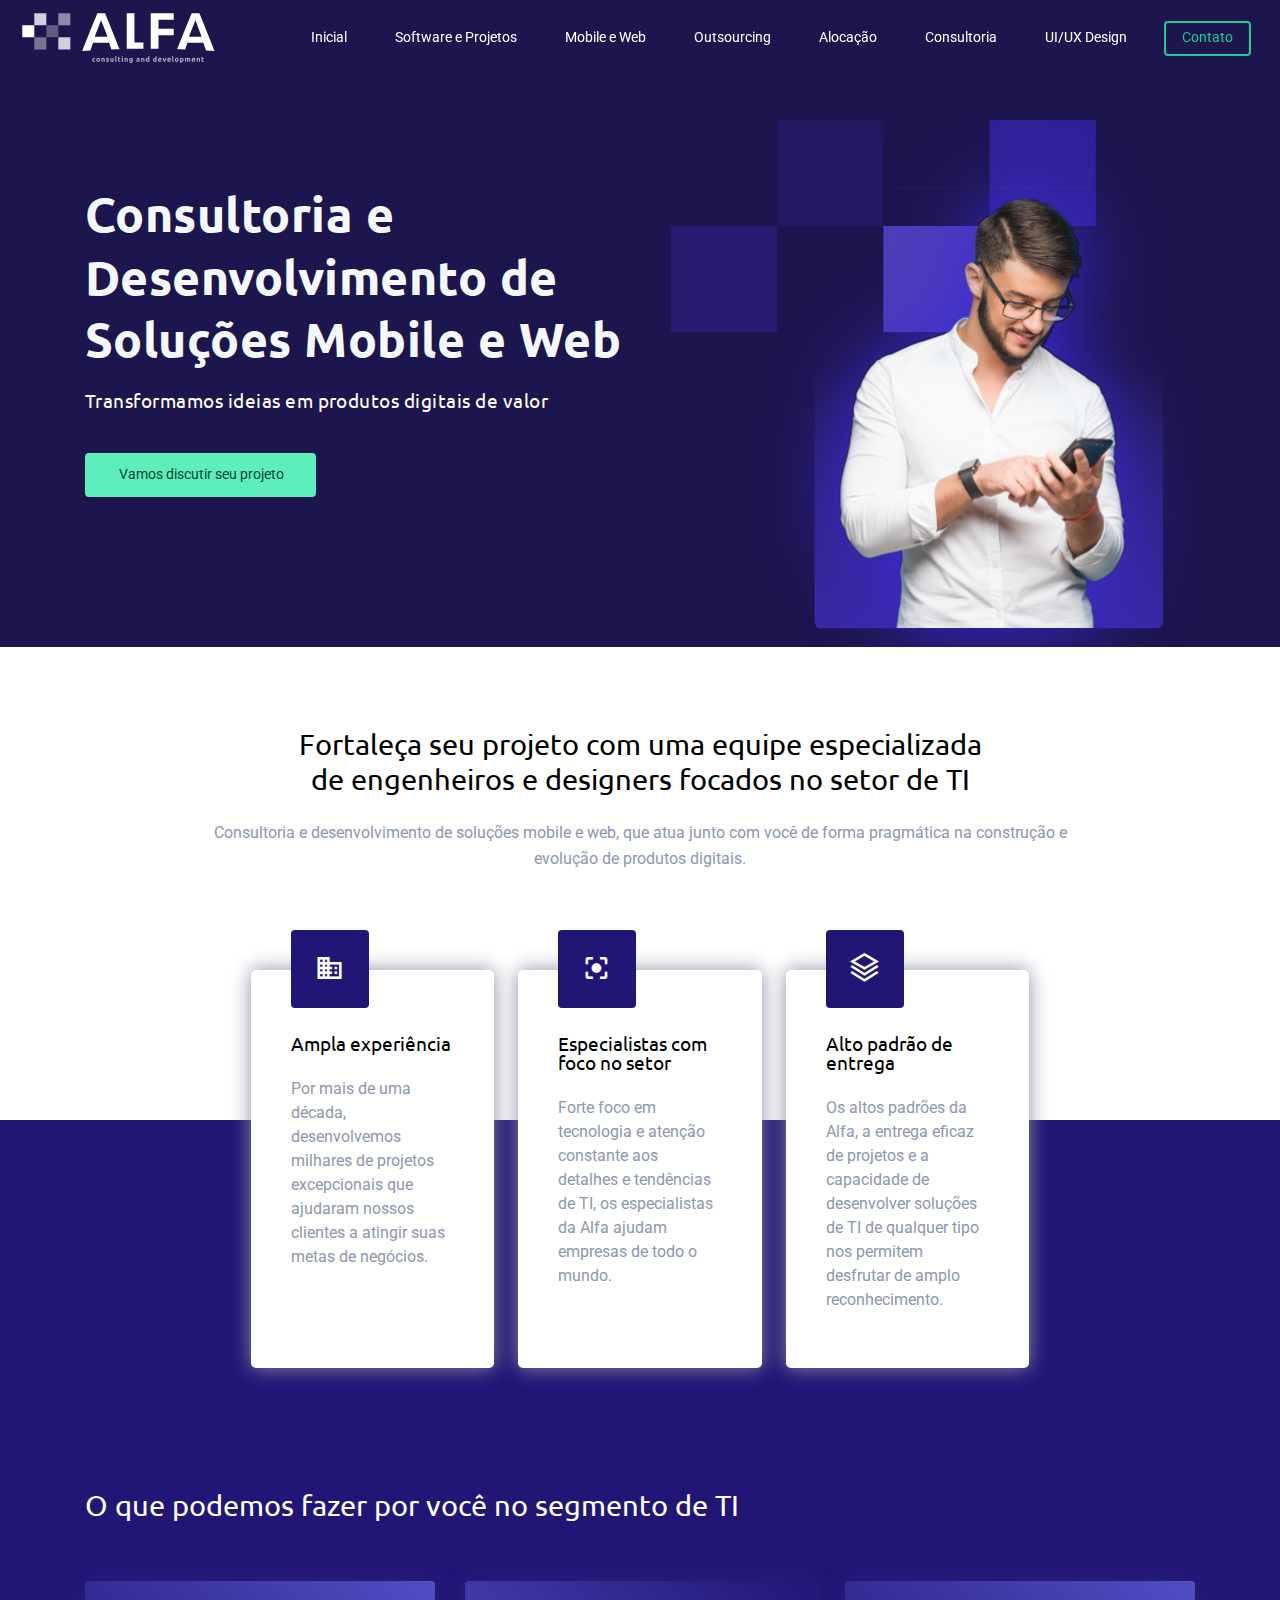
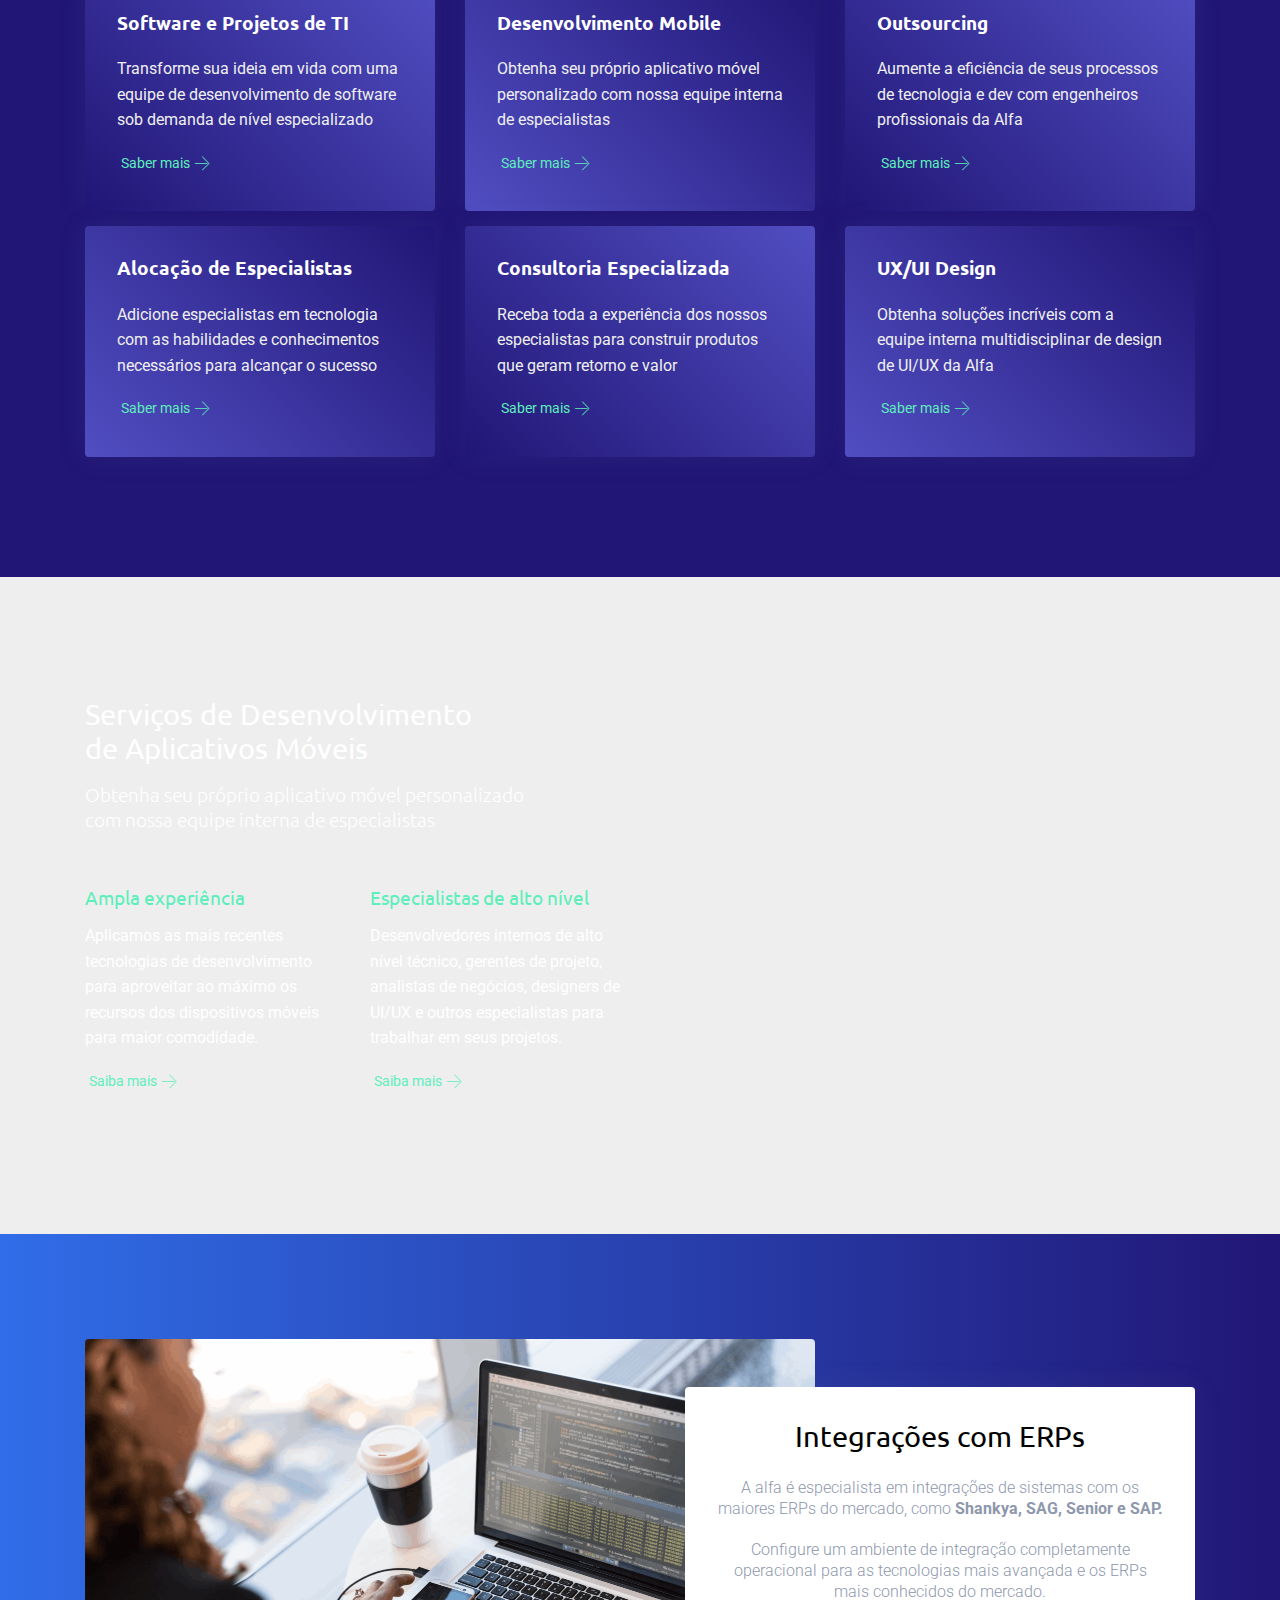
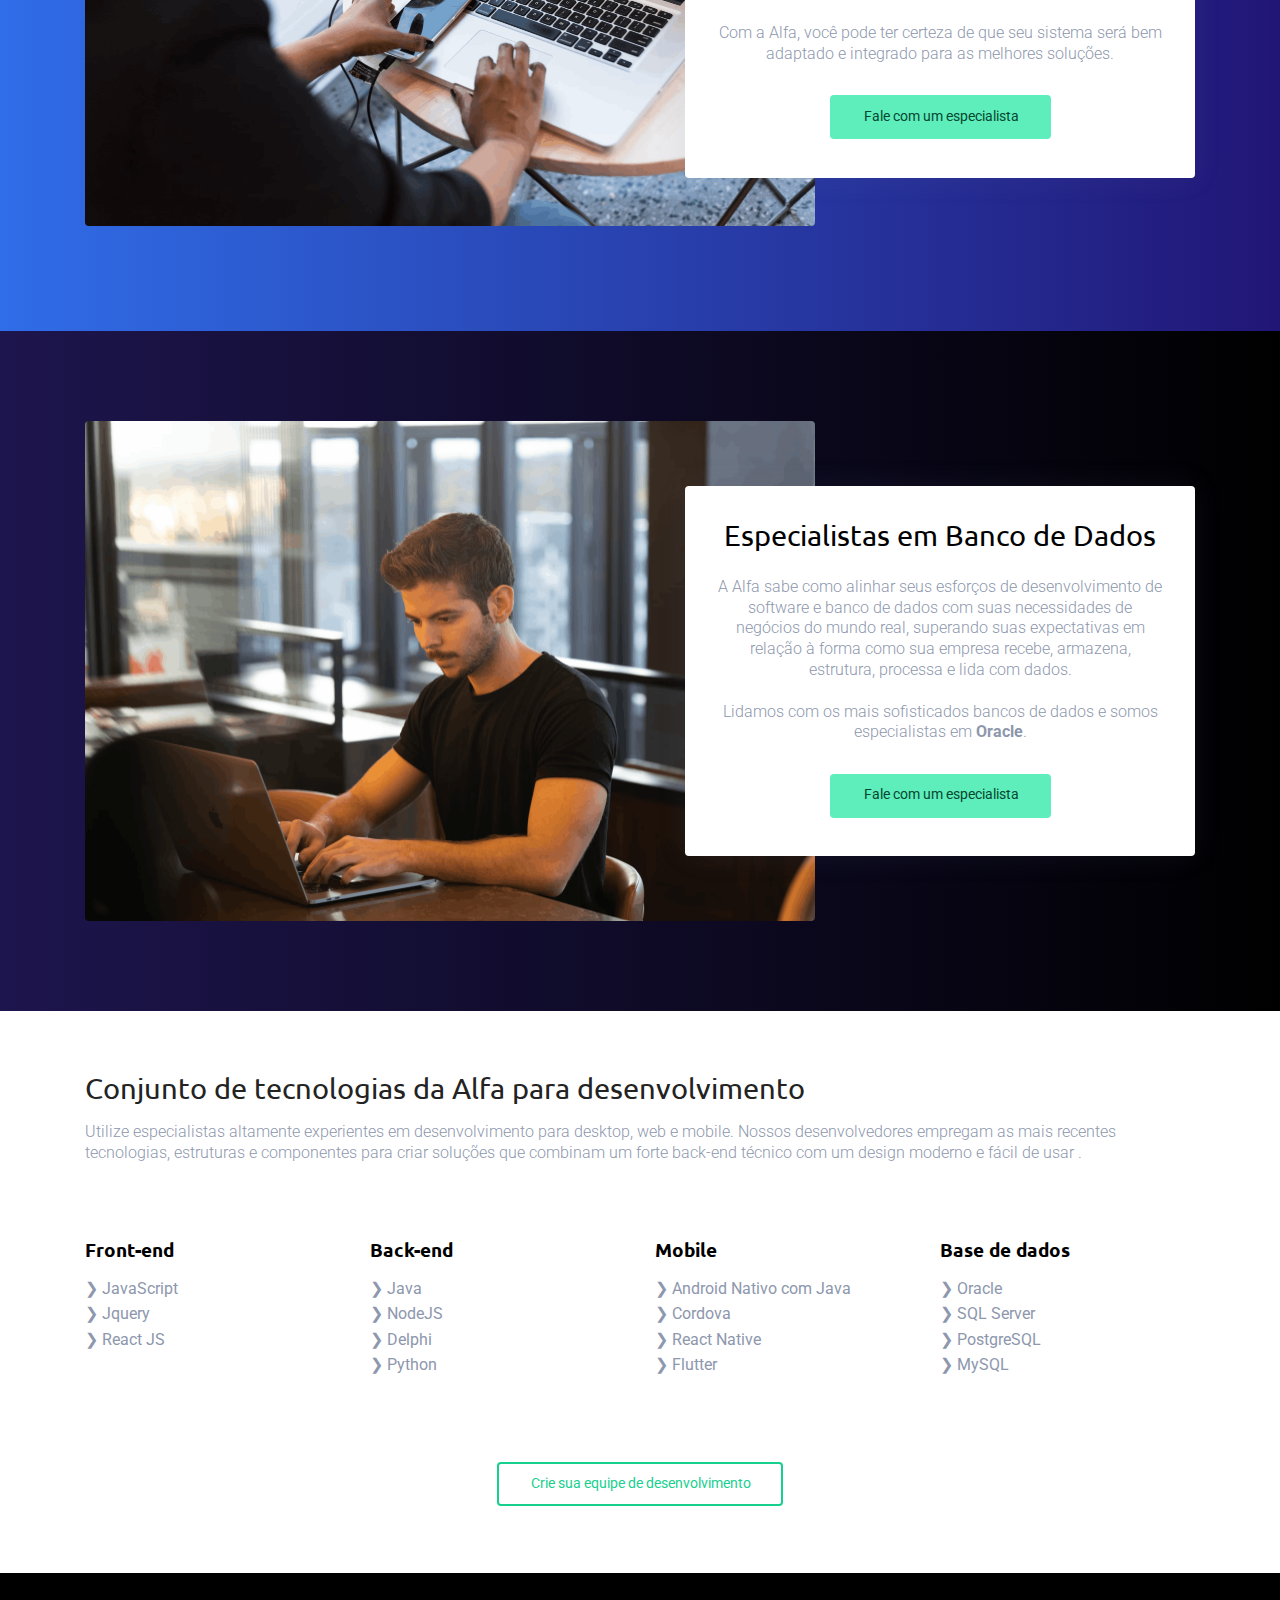
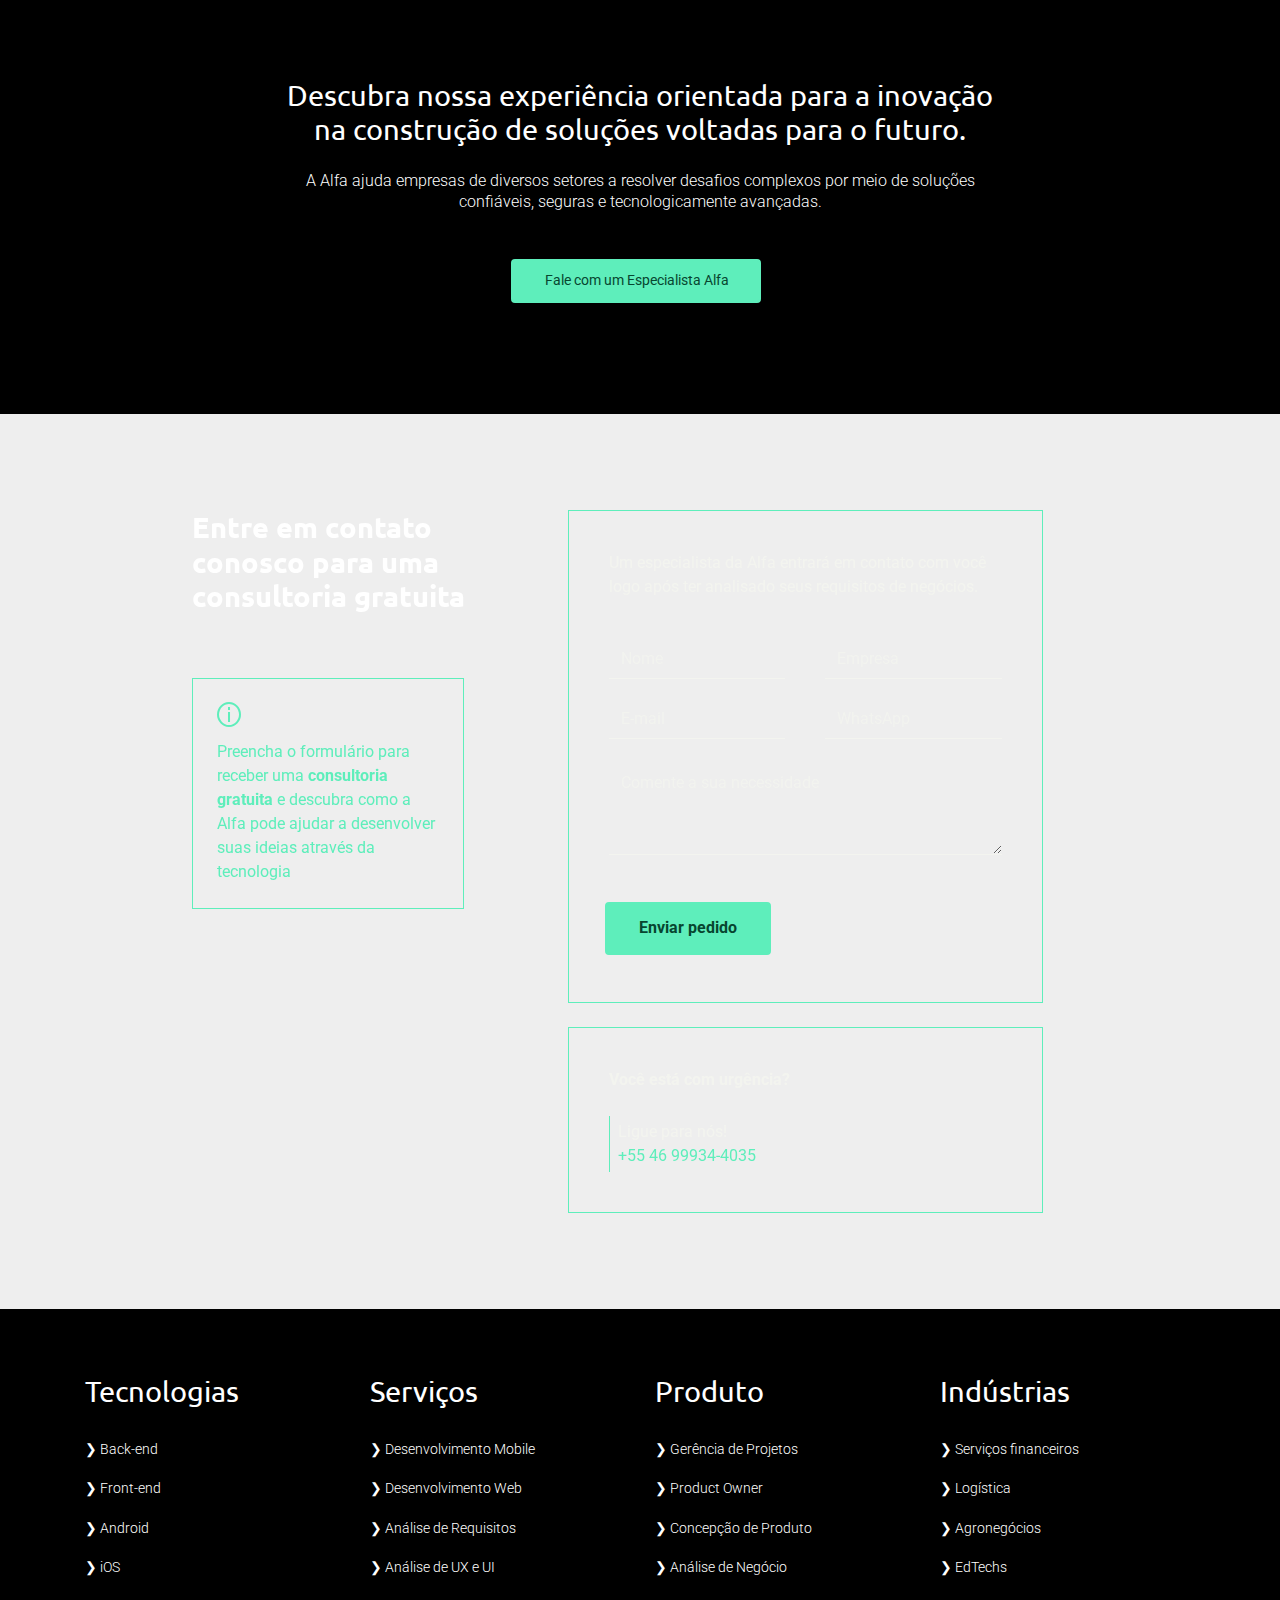
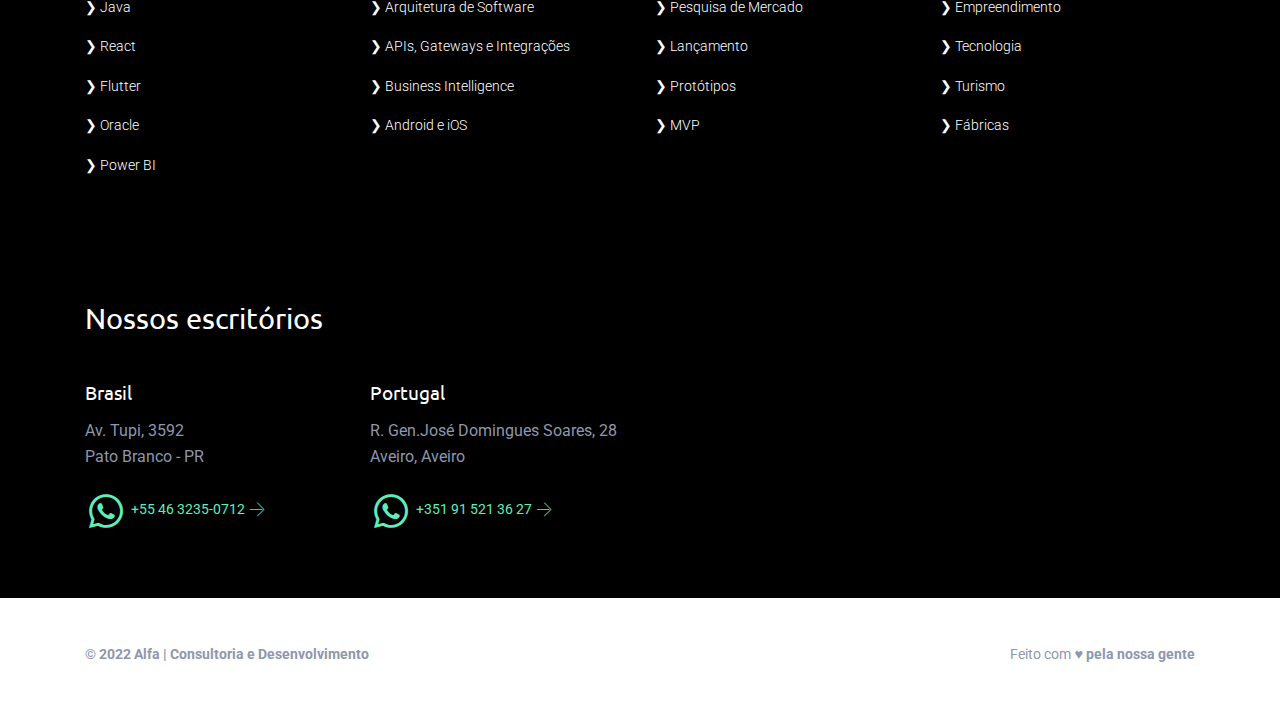
<file: index.html>
<!DOCTYPE html>
<html  >
<head>
  
  <meta charset="UTF-8">
  <meta http-equiv="X-UA-Compatible" content="IE=edge">
  
  <meta name="twitter:card" content="summary_large_image"/>
  <meta name="twitter:image:src" content="">
  <meta property="og:image" content="">
  <meta name="twitter:title" content="Consultoria e Desenvolvimento de Soluções Mobile e Web // ALFA">
  <meta name="viewport" content="width=device-width, initial-scale=1, minimum-scale=1">
  <link rel="shortcut icon" href="assets/images/logo-alfa.svg" type="image/x-icon">
  <meta name="description" content="A Alfa é uma empresa de Consultoria e Desenvolvimento de Soluções Mobile e Web especializada e de alto nível.">
  
  
  <title>Consultoria e Desenvolvimento de Soluções Mobile e Web // ALFA</title>
  <link rel="stylesheet" href="assets/web/assets/mobirise-icons/mobirise-icons.css">
  <link rel="stylesheet" href="assets/web/assets/mobirise-icons2/mobirise2.css">
  <link rel="stylesheet" href="assets/Material-Design-Icons/css/material.css">
  <link rel="stylesheet" href="assets/tether/tether.min.css">
  <link rel="stylesheet" href="assets/bootstrap/css/bootstrap.min.css">
  <link rel="stylesheet" href="assets/bootstrap/css/bootstrap-grid.min.css">
  <link rel="stylesheet" href="assets/bootstrap/css/bootstrap-reboot.min.css">
  <link rel="stylesheet" href="assets/smart-cart/minicart-theme.css">
  <link rel="stylesheet" href="assets/dropdown/css/style.css">
  <link rel="stylesheet" href="assets/formstyler/jquery.formstyler.css">
  <link rel="stylesheet" href="assets/formstyler/jquery.formstyler.theme.css">
  <link rel="stylesheet" href="assets/datepicker/jquery.datetimepicker.min.css">
  <link rel="stylesheet" href="assets/socicon/css/styles.css">
  <link rel="stylesheet" href="assets/theme/css/style.css">
  <link rel="stylesheet" href="assets/recaptcha.css">
  <link rel="preload" href="https://fonts.googleapis.com/css?family=Ubuntu:300,300i,400,400i,500,500i,700,700i&display=swap" as="style" onload="this.onload=null;this.rel='stylesheet'">
  <noscript><link rel="stylesheet" href="https://fonts.googleapis.com/css?family=Ubuntu:300,300i,400,400i,500,500i,700,700i&display=swap"></noscript>
  <link rel="preload" href="https://fonts.googleapis.com/css?family=Roboto:100,100i,300,300i,400,400i,500,500i,700,700i,900,900i&display=swap" as="style" onload="this.onload=null;this.rel='stylesheet'">
  <noscript><link rel="stylesheet" href="https://fonts.googleapis.com/css?family=Roboto:100,100i,300,300i,400,400i,500,500i,700,700i,900,900i&display=swap"></noscript>
  <link rel="preload" as="style" href="assets/mobirise/css/mbr-additional.css"><link rel="stylesheet" href="assets/mobirise/css/mbr-additional.css" type="text/css">
  
  
  
  

</head>
<body>
  
  <section class="menu1 businessm4_menu1 menu cid-tdSBlqPvYS" once="menu" id="menu1-0">

	

	<nav class="navbar navbar-dropdown navbar-fixed-top navbar-expand-lg">
		<div class="navbar-brand">
			<span class="navbar-logo">
				<a href="index.html">
					<img src="assets/images/logo-alfa.svg" alt="Alfa consultorias" style="height: 3.8rem;">
				</a>
			</span>
			
		</div>
		<button class="navbar-toggler" type="button" data-toggle="collapse" data-target="#navbarSupportedContent" aria-controls="navbarNavAltMarkup" aria-expanded="false" aria-label="Toggle navigation">
			<div class="hamburger">
				<span></span>
				<span></span>
				<span></span>
				<span></span>
			</div>
		</button>
		<div class="collapse navbar-collapse" id="navbarSupportedContent">
			<ul class="navbar-nav nav-dropdown" data-app-modern-menu="true"><li class="nav-item">
					<a class="nav-link link text-white text-primary display-4" href="index.html">Inicial</a>
				</li><li class="nav-item"><a class="nav-link link text-white text-primary display-4" href="desenvolvimento-software.html">Software e Projetos</a></li><li class="nav-item"><a class="nav-link link text-white text-primary display-4" href="mobile-web.html">Mobile e Web</a></li><li class="nav-item"><a class="nav-link link text-white text-primary display-4" href="outsourcing.html">Outsourcing</a></li><li class="nav-item"><a class="nav-link link text-white text-primary display-4" href="alocacao-especialistas.html">Alocação</a></li><li class="nav-item"><a class="nav-link link text-white text-primary display-4" href="consultoria.html">Consultoria</a></li><li class="nav-item"><a class="nav-link link text-white text-primary display-4" href="uiux-design.html">UI/UX Design</a></li></ul>
			
			<div class="navbar-buttons mbr-section-btn"><a class="btn btn-sm btn-danger-outline display-4" href="https://web.whatsapp.com/send?phone=5546999344035&text=Ol%C3%A1,%20tenho%20interesse%20nas%20consultorias%20da%20Alfa.">Contato</a></div>
		</div>
	</nav>
</section>

<section class="header4 businessm4_header4 cid-tft15RKLYG" id="header4-l">

	

	

	<div class="container">
		<div class="row justify-content-center">
			<div class="mbr-white col-md-12 col-lg-6">
				<div class="typed-text pb-3 align-left display-1">
					<span class="mbr-section-subtitle mbr-fonts-style display-1"><strong>
						</strong><br><strong>Consultoria e Desenvolvimento de Soluções Mobile e Web</strong></span>
					
				</div>
				<p class="mbr-section-text mbr-fonts-style align-left display-5">
					Transformamos ideias em produtos digitais de valor</p>
				<div class="pt-3 mbr-section-btn align-left"><a class="btn btn-md btn-danger display-4" type="submit" href="https://web.whatsapp.com/send?phone=5546999344035&text=Ol%C3%A1,%20tenho%20interesse%20nas%20consultorias%20da%20Alfa.">Vamos discutir seu projeto</a></div>
			</div>
			<div class="col-lg-6">
				<div class="mbr-figure">
					<img src="assets/images/imagem-banner.svg" alt="Alfa Consultoria e Desenvolvimento de Soluções Mobile e Web " title="">
				</div>
			</div>
		</div>
	</div>
	
</section>

<section class="header5 businessm4_header5 cid-tdSCk3PZxI" id="header5-2">

	

	

	<div class="container">
		<div class="media-container-row">
			<div class="mb-4 content-container col-md-10">
				<h1 class="mbr-section-title pb-3 mbr-fonts-style align-center display-2">Fortaleça seu projeto com uma equipe especializada<br>de engenheiros e designers focados no setor de TI<br></h1>
				<p class="mbr-text pb-3 mbr-fonts-style p-descr align-center display-7">Consultoria e desenvolvimento de soluções mobile e web, que atua junto com você de forma pragmática na construção e evolução de produtos digitais.</p>
			</div>
		</div>
	</div>
	<div class="container-boxes mbr-white">
		<div class="box-item">
			<div class="icon-block-top pb-4">
				<span class="mbr-iconfont mdi-communication-business display-2"></span>
			</div>
			<h4 class="box-item-title pb-3 mbr-fonts-style mbr-black display-5">Ampla experiência</h4>
			<p class="box-item-text mbr-fonts-style display-7">Por mais de uma década, desenvolvemos milhares de projetos excepcionais que ajudaram nossos clientes a atingir suas metas de negócios.</p>
			
		</div>
		<div class="box-item">
			<div class="icon-block-top pb-4">
				<span class="mbr-iconfont mdi-image-center-focus-strong display-2"></span>
			</div>
			<h4 class="box-item-title pb-3 mbr-fonts-style mbr-black display-5">Especialistas com foco no setor</h4>
			<p class="box-item-text mbr-fonts-style display-7">Forte foco em tecnologia e atenção constante aos detalhes e tendências de TI, os especialistas da Alfa ajudam empresas de todo o mundo.</p>
			

		</div>
		<div class="box-item">
			<div class="icon-block-top pb-4">
				<span class="mbr-iconfont mobi-mbri-layers mobi-mbri display-2"></span>
			</div>
			<h4 class="box-item-title pb-3 mbr-fonts-style mbr-black display-5">Alto padrão de entrega</h4>
			<p class="box-item-text mbr-fonts-style display-7">Os altos padrões da Alfa, a entrega eficaz de projetos e a capacidade de desenvolver soluções de TI de qualquer tipo nos permitem desfrutar de amplo reconhecimento.&nbsp;</p>
			

		</div>
	</div>
</section>

<section class="features5 businessm4_features5 cid-tft6drYBod" id="features5-n">

	

	

	<div class="container">
		<h2 class="mbr-fonts-style mbr-section-title align-center display-2 pb-4">O que podemos fazer por você no segmento de TI<br><br></h2>
		

		<div class="row justify-content-left">
			<div class="col-md-6 row-item col-lg-4">
				<div class="wrapper card1">
					<h4 class="mbr-fonts-style mbr-card-title align-left mbr-white display-5"><strong>Software e Projetos de TI</strong></h4>

					<p class="mbr-text mbr-fonts-style align-left display-7">Transforme sua ideia em vida com uma equipe de desenvolvimento de software sob demanda de nível especializado</p>
					<div class="mbr-section-btn align-left"><a class="btn-underline mr-3 text-danger text-primary display-4" href="desenvolvimento-software.html">Saber mais</a></div>
				</div>
			</div>

			<div class="col-md-6 row-item col-lg-4">
				<div class="wrapper card2">
					<h4 class="mbr-fonts-style mbr-card-title align-left mbr-white display-5"><strong>Desenvolvimento Mobile</strong></h4>

					<p class="mbr-text mbr-fonts-style align-left display-7">Obtenha seu próprio aplicativo móvel personalizado com nossa equipe interna de especialistas</p>
					<div class="mbr-section-btn align-left"><a class="btn-underline mr-3 text-danger text-primary display-4" href="page2.html">Saber mais</a></div>
				</div>
			</div>

			<div class="col-md-6 row-item col-lg-4">
				<div class="wrapper card3">
					<h4 class="mbr-fonts-style mbr-card-title align-left mbr-white display-5"><strong>Outsourcing</strong></h4>
					<p class="mbr-text mbr-fonts-style align-left display-7">Aumente a eficiência de seus processos de tecnologia e dev com engenheiros profissionais da Alfa<br></p>
					<div class="mbr-section-btn align-left"><a class="btn-underline mr-3 text-danger text-primary display-4" href="outsourcing.html">Saber mais</a></div>
				</div>
			</div>

			
		</div>
	</div>
</section>

<section class="features5 businessm4_features5 cid-tft6fbMKbw" id="features5-o">

	

	

	<div class="container">
		
		

		<div class="row justify-content-left">
			<div class="col-md-6 row-item col-lg-4">
				<div class="wrapper card1">
					<h4 class="mbr-fonts-style mbr-card-title align-left mbr-white display-5"><strong>Alocação de Especialistas</strong></h4>

					<p class="mbr-text mbr-fonts-style align-left display-7">Adicione especialistas em tecnologia com as habilidades e conhecimentos necessários para alcançar o sucesso</p>
					<div class="mbr-section-btn align-left"><a class="btn-underline mr-3 text-danger text-primary display-4" href="alocacao-especialistas.html">Saber mais</a></div>
				</div>
			</div>

			<div class="col-md-6 row-item col-lg-4">
				<div class="wrapper card2">
					<h4 class="mbr-fonts-style mbr-card-title align-left mbr-white display-5"><strong>Consultoria Especializada</strong></h4>

					<p class="mbr-text mbr-fonts-style align-left display-7">Receba toda a experiência dos nossos especialistas para construir produtos que geram retorno e valor</p>
					<div class="mbr-section-btn align-left"><a class="btn-underline mr-3 text-danger text-primary display-4" href="consultoria.html">Saber mais</a></div>
				</div>
			</div>

			<div class="col-md-6 row-item col-lg-4">
				<div class="wrapper card3">
					<h4 class="mbr-fonts-style mbr-card-title align-left mbr-white display-5"><strong>UX/UI Design</strong></h4>
					<p class="mbr-text mbr-fonts-style align-left display-7">Obtenha soluções incríveis com a equipe interna multidisciplinar de design de UI/UX da Alfa&nbsp;</p>
					<div class="mbr-section-btn align-left"><a class="btn-underline mr-3 text-danger text-primary display-4" href="uiux-design.html">Saber mais</a></div>
				</div>
			</div>

			
		</div>
	</div>
</section>

<section class="features14 businessm4_features14 cid-tfvV6Ag6qu mbr-parallax-background" id="features14-12">

	

	

	<div class="container">
		<h2 class="mbr-fonts-style mbr-section-title align-left mbr-white display-2">Serviços de Desenvolvimento<br>de Aplicativos Móveis</h2>

		<h3 class="mbr-fonts-style mbr-section-subtitle align-left mbr-light pt-3 display-5">Obtenha seu próprio aplicativo móvel personalizado <br>com nossa equipe interna de especialistas</h3>

		<div class="row pt-5 justify-content-start">
			<div class="col-md-6 row-item col-lg-3">
				<h4 class="mbr-fonts-style mbr-card-title align-left pb-2 mbr-white display-5">Ampla experiência</h4>
				<p class="mbr-text mbr-fonts-style align-left display-7">Aplicamos as mais recentes tecnologias de desenvolvimento para aproveitar ao máximo os recursos dos dispositivos móveis para maior comodidade.</p>
				<div class="mbr-section-btn align-left"><a class="btn-underline text-danger text-primary display-4" href="mobile-web.html">Saiba mais</a></div>
			</div>

			<div class="col-md-6 row-item col-lg-3">
				<h4 class="mbr-fonts-style mbr-card-title align-left pb-2 mbr-white display-5">Especialistas de alto nível</h4>

				<p class="mbr-text mbr-fonts-style align-left display-7">Desenvolvedores internos de alto nível técnico, gerentes de projeto, analistas de negócios, designers de UI/UX e outros especialistas para trabalhar em seus projetos.</p>
				<div class="mbr-section-btn align-left"><a class="btn-underline text-danger text-primary display-4" href="mobile-web.html">Saiba mais</a></div>
			</div>

			

			
		</div>
	</div>
</section>

<section class="features13 businessm4_features13 cid-thdXfodl1W" id="features13-47">

	

	

	<div class="container align-left">
		<div class="row ">
			<div class="col-lg-8 col-md-12">
				<div class="img-wrap">
					<img src="assets/images/integracao-erps-alfa-1460x973.png" alt="Integração com sistemas ERPs Alfa">
				</div>
			</div>
			<div class="align-self-center mbr-black col-lg-4 col-md-12">
				<div class="card-wrap">
					<h1 class="mbr-section-title align-center pb-3 mbr-fonts-style display-2">Integrações com ERPs</h1>
					<h3 class="mbr-section-subtitle align-center mbr-light mbr-fonts-style display-7">
						A alfa é especialista em integrações de sistemas com os maiores ERPs do mercado, como <strong>Shankya, SAG, Senior e SAP.</strong><br><br>Configure um ambiente de integração completamente operacional para as tecnologias mais avançada e os ERPs mais conhecidos do mercado. <br><br>Com a Alfa, você pode ter certeza de que seu sistema será bem adaptado e integrado para as melhores soluções.</h3>
					<div class="mbr-section-btn align-center pt-3"><a class="btn btn-md btn-danger display-4" href="https://web.whatsapp.com/send?phone=5546999344035&text=Ol%C3%A1,%20tenho%20interesse%20nas%20consultorias%20da%20Alfa.">Fale com um especialista</a></div>
				</div>
			</div>
		</div>
	</div>
</section>

<section class="features13 businessm4_features13 cid-theueDuwrP" id="features13-48">

	

	

	<div class="container align-left">
		<div class="row ">
			<div class="col-lg-8 col-md-12">
				<div class="img-wrap">
					<img src="assets/images/banco-dados-oracle-alfa-1460x1001.png" alt="Banco de dados oracle - alfa">
				</div>
			</div>
			<div class="align-self-center mbr-black col-lg-4 col-md-12">
				<div class="card-wrap">
					<h1 class="mbr-section-title align-center pb-3 mbr-fonts-style display-2">Especialistas em Banco de Dados</h1>
					<h3 class="mbr-section-subtitle align-center mbr-light mbr-fonts-style display-7">A Alfa sabe como alinhar seus esforços de desenvolvimento de software e banco de dados com suas necessidades de negócios do mundo real, superando suas expectativas em relação à forma como sua empresa recebe, armazena, estrutura, processa e lida com dados.<br><br>Lidamos com os mais sofisticados bancos de dados e somos especialistas em <strong>Oracle</strong>.</h3>
					<div class="mbr-section-btn align-center pt-3"><a class="btn btn-md btn-danger display-4" href="https://web.whatsapp.com/send?phone=5546999344035&text=Ol%C3%A1,%20tenho%20interesse%20nas%20consultorias%20da%20Alfa.">Fale com um especialista</a></div>
				</div>
			</div>
		</div>
	</div>
</section>

<section class="features20 businessm4_features20 cid-tfvJ2O5u17" id="features20-w">

    

    

    <div class="container">
        <h2 class="mbr-fonts-style mbr-section-title align-center display-2">Conjunto de tecnologias da Alfa para desenvolvimento</h2>

        <h3 class="mbr-fonts-style mbr-section-subtitle align-center mbr-light pt-3 display-7">Utilize especialistas altamente experientes em desenvolvimento para desktop, web e mobile. Nossos desenvolvedores empregam as mais recentes tecnologias, estruturas e componentes para criar soluções que combinam um forte back-end técnico com um design moderno e fácil de usar .<div><br></div></h3>

        <div class="row pt-5 justify-content-end">
            <div class="col-md-6 row-item col-lg-3">
                <h4 class="mbr-fonts-style mbr-card-title align-left pb-2 display-5"><strong>Front-end</strong></h4>

                <p class="mbr-text mbr-fonts-style align-left display-7">❯ JavaScript<br>❯ Jquery<br>❯ React JS</p>
                
            </div>

            <div class="col-md-6 row-item col-lg-3">
                <h4 class="mbr-fonts-style mbr-card-title align-left pb-2 display-5"><strong>Back-end</strong></h4>

                <p class="mbr-text mbr-fonts-style align-left display-7">❯ Java<br>❯ NodeJS<br>❯ Delphi<br>❯ Python</p>
                
            </div>

            <div class="col-md-6 row-item col-lg-3">
                <h4 class="mbr-fonts-style mbr-card-title align-left pb-2 display-5"><strong>Mobile</strong></h4>
                <p class="mbr-text mbr-fonts-style align-left display-7">❯&nbsp;Android Nativo com Java<br>❯ Cordova<br>❯ React Native<br>❯ Flutter<br></p>
                
            </div>

            <div class="col-md-6 row-item col-lg-3">
                <h4 class="mbr-fonts-style mbr-card-title align-left pb-2 display-5"><strong>Base de dados</strong></h4>
                <p class="mbr-text mbr-fonts-style align-left display-7">❯ Oracle<br>❯ SQL Server<br>❯ PostgreSQL<br>❯ MySQL</p>
                
            </div>
        </div>
    </div>
</section>

<section class="mbr-section content2 businessm4_content2 cid-tfvKev2at1" id="content2-x">

	

	<div class="container">
		<div class="media-container-row title">
			<div class="col-md-10 col-lg-8">
				<div class="mbr-section-btn align-center"><a class="btn btn-md btn-danger-outline display-4" href="https://web.whatsapp.com/send?phone=5546999344035&text=Ol%C3%A1,%20tenho%20interesse%20nas%20consultorias%20da%20Alfa.">Crie sua equipe de desenvolvimento</a></div>
			</div>
		</div>
	</div>
</section>

<section class="info2 businessm4_info2 cid-tdSCMwe24p" id="info2-5">

	

	

	<div class="container align-left">
		<div class="row justify-content-center">
			<div class="media-container-column mbr-white col-md-10 col-lg-8">
				<h1 class="mbr-section-title align-center pb-3 mbr-fonts-style mbr-black display-2">Descubra nossa experiência orientada para a inovação na construção de soluções voltadas para o futuro.</h1>
				<h3 class="mbr-section-subtitle align-center mbr-light pb-3 mbr-fonts-style mbr-white display-7">A Alfa ajuda empresas de diversos setores a resolver desafios complexos por meio de soluções confiáveis, seguras e tecnologicamente avançadas.</h3>
				<div class="mbr-section-btn align-center pt-3"><a class="btn btn-md btn-danger display-4" href="https://web.whatsapp.com/send?phone=5546999344035&text=Ol%C3%A1,%20tenho%20interesse%20nas%20consultorias%20da%20Alfa.">Fale com um Especialista Alfa</a></div>
			</div>
		</div>
	</div>
</section>

<section class="form1 cid-tfvNoYKDxY mbr-parallax-background" id="aform1-y">

    

    

    <div class="container">
        <div class="row justify-content-center main-row">

            <div class="title-container col-12 col-md-6 col-lg-5">
                <div class="mbr-section-head сol-12">
                    <h4 class="mbr-section-title mbr-fonts-style mb-0 display-2"><strong>Entre em contato conosco para uma consultoria gratuita</strong></h4>
                    
                </div>
                <div class="opinion-container">
                    <div class="opinion-stars">
                        <div class="iconfont-wrapper">
                            <span class="mbr-iconfont mobi-mbri-info mobi-mbri" style="color: rgb(94, 238, 187); fill: rgb(94, 238, 187);"></span>
                        </div>
                    </div>
                    <p class="opinion-comment mbr-fonts-style mb-0 display-7">
                        Preencha o formulário para receber uma <strong>consultoria gratuita</strong> e descubra como a Alfa pode ajudar a desenvolver suas ideias através da tecnologia</p>
                </div>
            </div>

            <div class="content-container col-12 col-md-6 col-lg-7">
                <div class="col-12 mbr-form form-container card-border" data-form-type="formoid">
                    <form action="https://mobirise.eu/" method="POST" class="mbr-form form-with-styler mx-auto" data-form-title="Form Name"><input type="hidden" name="email" data-form-email="true" value="04cSIwGO5gtEDTcFKVrkcJ9FXYHuK0/M6gkuHzk6LMWdMxYWK+IoyFmPxCU7iwPZUpX5V/TJo0NjBobXRzuGBflANraGmVhvDQUZZh0wG6UGo+/J59iTTeRVCaat7/Uv.g5mB2XrmtfWRHCDH9qv10feUqEZsvN57K+3b2WhlVLUpSc2iAq2Nv5fbXM4D4+27F9Pa8uHQvyxZIznJSs6SuBNqr0yoZMVub0vnoIccruI8wTm9CpGi7/F49KaddhCg">
                        <p class="card-title mbr-fonts-style align-left mb-0 display-7">Um especialista da Alfa entrará em contato com você logo após ter analisado seus requisitos de negócios.<br></p>
                        <div class="row">
                            <div hidden="hidden" data-form-alert="" class="alert alert-success col-12">Obrigado! Nós entraremos em contato.</div>
                            <div hidden="hidden" data-form-alert-danger="" class="alert alert-danger col-12">
                                Oops...! some problem!
                            </div>
                        </div>
                        <div class="dragArea row">
                            <div class="col-12 col-sm-6 form-group" data-for="name">
                                <input type="text" name="name" placeholder="Nome" data-form-field="name" class="form-control" value="" id="name-aform1-y">
                            </div>
                            <div class="col-12 col-sm-6 form-group" data-for="name">
                                <input type="text" name="last name" placeholder="Empresa" data-form-field="name" class="form-control" value="" id="last name-aform1-y">
                            </div>
                            <div class="col-12 col-sm-6 form-group" data-for="email">
                                <input type="email" name="email" placeholder="E-mail" data-form-field="email" class="form-control" value="" id="email-aform1-y">
                            </div>
                            <div data-for="phone" class="col-12 col-sm-6 form-group">
                                <input type="tel" name="phone" placeholder="WhatsApp" data-form-field="phone" class="form-control" value="" id="phone-aform1-y">
                            </div>
                            <div class="col-12 form-group mb-2" data-for="textarea">
                                    <textarea name="textarea" placeholder="Comente a sua necessidade" data-form-field="textarea" class="form-control" id="textarea-aform1-y"></textarea>
                            </div>
                            <div class="col-auto mbr-section-btn align-center"><button type="submit" class="btn btn-danger display-7"><strong>Enviar pedido</strong></button></div>
                        </div>
                    </form>
                </div>

                <div class="col-12 phone-container card-border">
                    <p class="card-title mbr-fonts-style align-left mb-0 display-7">
                       <strong>Você está com urgência?</strong></p>
                    <div class="border-text">
                        <p class="card-text mbr-fonts-style align-left mb-0 display-7">
                            Ligue para nós!
                        </p>
                        <p class="card-link-text mbr-fonts-style align-left mb-0 display-7">
                            <a href="#" class="text-danger">+55 46 99934-4035</a>
                        </p>
                    </div>
                </div>

                

            </div>
        </div>
    </div>
</section>

<section class="footer1 cid-tfvPSL0NXG" once="footers" id="footer1-10">

    
    

    
    <div class="container">
        <div class="row mbr-white">
            
            <div class="col-lg-3 link-item">
                <h5 class="mbr-section-subtitle mbr-fonts-style display-2">
                    Tecnologias</h5>
                <ul class="list mbr-fonts-style display-4">
                    <li class="mbr-text item-wrap">❯ Back-end</li><li class="mbr-text item-wrap">❯ Front-end</li><li class="mbr-text item-wrap">❯ Android</li><li class="mbr-text item-wrap">❯ iOS</li><li class="mbr-text item-wrap">❯ Java</li><li class="mbr-text item-wrap">❯ React</li><li class="mbr-text item-wrap">❯ Flutter</li><li class="mbr-text item-wrap">❯ Oracle</li><li class="mbr-text item-wrap">❯ Power BI</li>
                </ul>
            </div>
            <div class="col-lg-3 link-item">
                <h5 class="mbr-section-subtitle mbr-fonts-style display-2">
                    Serviços</h5>
                <ul class="list mbr-fonts-style display-4">
                    <li class="mbr-text item-wrap">❯ Desenvolvimento Mobile</li><li class="mbr-text item-wrap">❯ Desenvolvimento Web</li><li class="mbr-text item-wrap">❯ Análise de Requisitos</li><li class="mbr-text item-wrap">❯ Análise de UX e UI</li><li class="mbr-text item-wrap">❯ Arquitetura de Software</li><li class="mbr-text item-wrap">❯ APIs, Gateways e Integrações</li><li class="mbr-text item-wrap">❯ Business Intelligence</li><li class="mbr-text item-wrap">❯ Android e iOS</li><li class="mbr-text item-wrap"><br></li>
                </ul>
            </div>
            <div class="col-lg-3 link-item">
                <h5 class="mbr-section-subtitle mbr-fonts-style display-2">
                    Produto</h5>
                <ul class="list mbr-fonts-style display-4">
                    <li class="mbr-text item-wrap">❯ Gerência de Projetos</li><li class="mbr-text item-wrap">❯ Product Owner</li><li class="mbr-text item-wrap">❯ Concepção de Produto&nbsp;</li><li class="mbr-text item-wrap">❯ Análise de Negócio</li><li class="mbr-text item-wrap">❯ Pesquisa de Mercado</li><li class="mbr-text item-wrap">❯ Lançamento</li><li class="mbr-text item-wrap">❯ Protótipos</li><li class="mbr-text item-wrap">❯ MVP</li><li class="mbr-text item-wrap"><br></li>
                </ul>
            </div>
             <div class="col-lg-3 link-item">
                <h5 class="mbr-section-subtitle mbr-fonts-style display-2">
                    Indústrias</h5>
                <ul class="list mbr-fonts-style display-4">
                    <li class="mbr-text item-wrap">❯ Serviços financeiros</li><li class="mbr-text item-wrap">❯ Logística</li><li class="mbr-text item-wrap">❯ Agronegócios</li><li class="mbr-text item-wrap">❯ EdTechs</li><li class="mbr-text item-wrap">❯ Empreendimento</li><li class="mbr-text item-wrap">❯ Tecnologia</li><li class="mbr-text item-wrap">❯ Turismo</li><li class="mbr-text item-wrap">❯ Fábricas</li><li class="mbr-text item-wrap"><br></li><li class="mbr-text item-wrap"><br></li>
                </ul>
            </div>
            
        </div>
    </div>
</section>

<section class="features20 businessm4_features20 cid-tfvZaRRf25" id="features20-13">

    

    

    <div class="container">
        <h2 class="mbr-fonts-style mbr-section-title align-center display-2">Nossos escritórios</h2>

        

        <div class="row pt-5 justify-content-start">
            <div class="col-md-6 row-item col-lg-3">
                <h4 class="mbr-fonts-style mbr-card-title align-left pb-2 display-5">Brasil</h4>

                <p class="mbr-text mbr-fonts-style align-left display-7">Av. Tupi, 3592<br>Pato Branco - PR<br></p>
                <div class="mbr-section-btn align-left"><a class="btn-underline text-danger display-4" href="#"><span class="socicon socicon-whatsapp mbr-iconfont mbr-iconfont-btn"></span>+55 46 3235-0712</a></div>
            </div>

            <div class="col-md-6 row-item col-lg-3">
                <h4 class="mbr-fonts-style mbr-card-title align-left pb-2 display-5">Portugal</h4>

                <p class="mbr-text mbr-fonts-style align-left display-7">R. Gen.José Domingues Soares, 28<br> Aveiro, Aveiro<br></p>
                <div class="mbr-section-btn align-left"><a class="btn-underline text-danger display-4" href="#"><span class="socicon socicon-whatsapp mbr-iconfont mbr-iconfont-btn"></span>+351 91 521 36 27</a></div>
            </div>

            

            
        </div>
    </div>
</section>

<section class="footer4 businessm4_footer4 cid-tdSPZ0Xfbb" id="footer4-c">

	

	

	<div class="container">
		<div class="row">
			<div class="col-md-12 text1 col-lg-6">
				<p class="mbr-text mbr-bold links mbr-fonts-style align-left display-4">© 2022 Alfa | Consultoria e Desenvolvimento<br></p>
			</div>
			<div class="col-md-12 copyright align-right text2 col-lg-6">
				<p class="mbr-text mbr-bold mbr-fonts-style display-4"><span style="font-weight: normal;">Feito com&nbsp;♥ </span>pela nossa gente</p>
			</div>
			<div class="col-lg-4 col-md-12">
				
			</div>
		</div>
	</div>
</section>


<script src="assets/web/assets/jquery/jquery.min.js"></script>
  <script src="assets/popper/popper.min.js"></script>
  <script src="assets/tether/tether.min.js"></script>
  <script src="assets/bootstrap/js/bootstrap.min.js"></script>
  <script src="assets/smoothscroll/smooth-scroll.js"></script>
  <script src="assets/smart-cart/minicart.js"></script>
  <script src="assets/smart-cart/minicart-customizer.js"></script>
  <script src="assets/dropdown/js/nav-dropdown.js"></script>
  <script src="assets/dropdown/js/navbar-dropdown.js"></script>
  <script src="assets/touch-swipe/jquery.touch-swipe.min.js"></script>
  <script src="assets/typed/typed.min.js"></script>
  <script src="assets/parallax/jarallax.min.js"></script>
  <script src="assets/formstyler/jquery.formstyler.js"></script>
  <script src="assets/formstyler/jquery.formstyler.min.js"></script>
  <script src="assets/datepicker/jquery.datetimepicker.full.js"></script>
  <script src="assets/theme/js/script.js"></script>
  <script src="assets/formoid.min.js"></script>
  
  
  

</body>
</html>
</file>
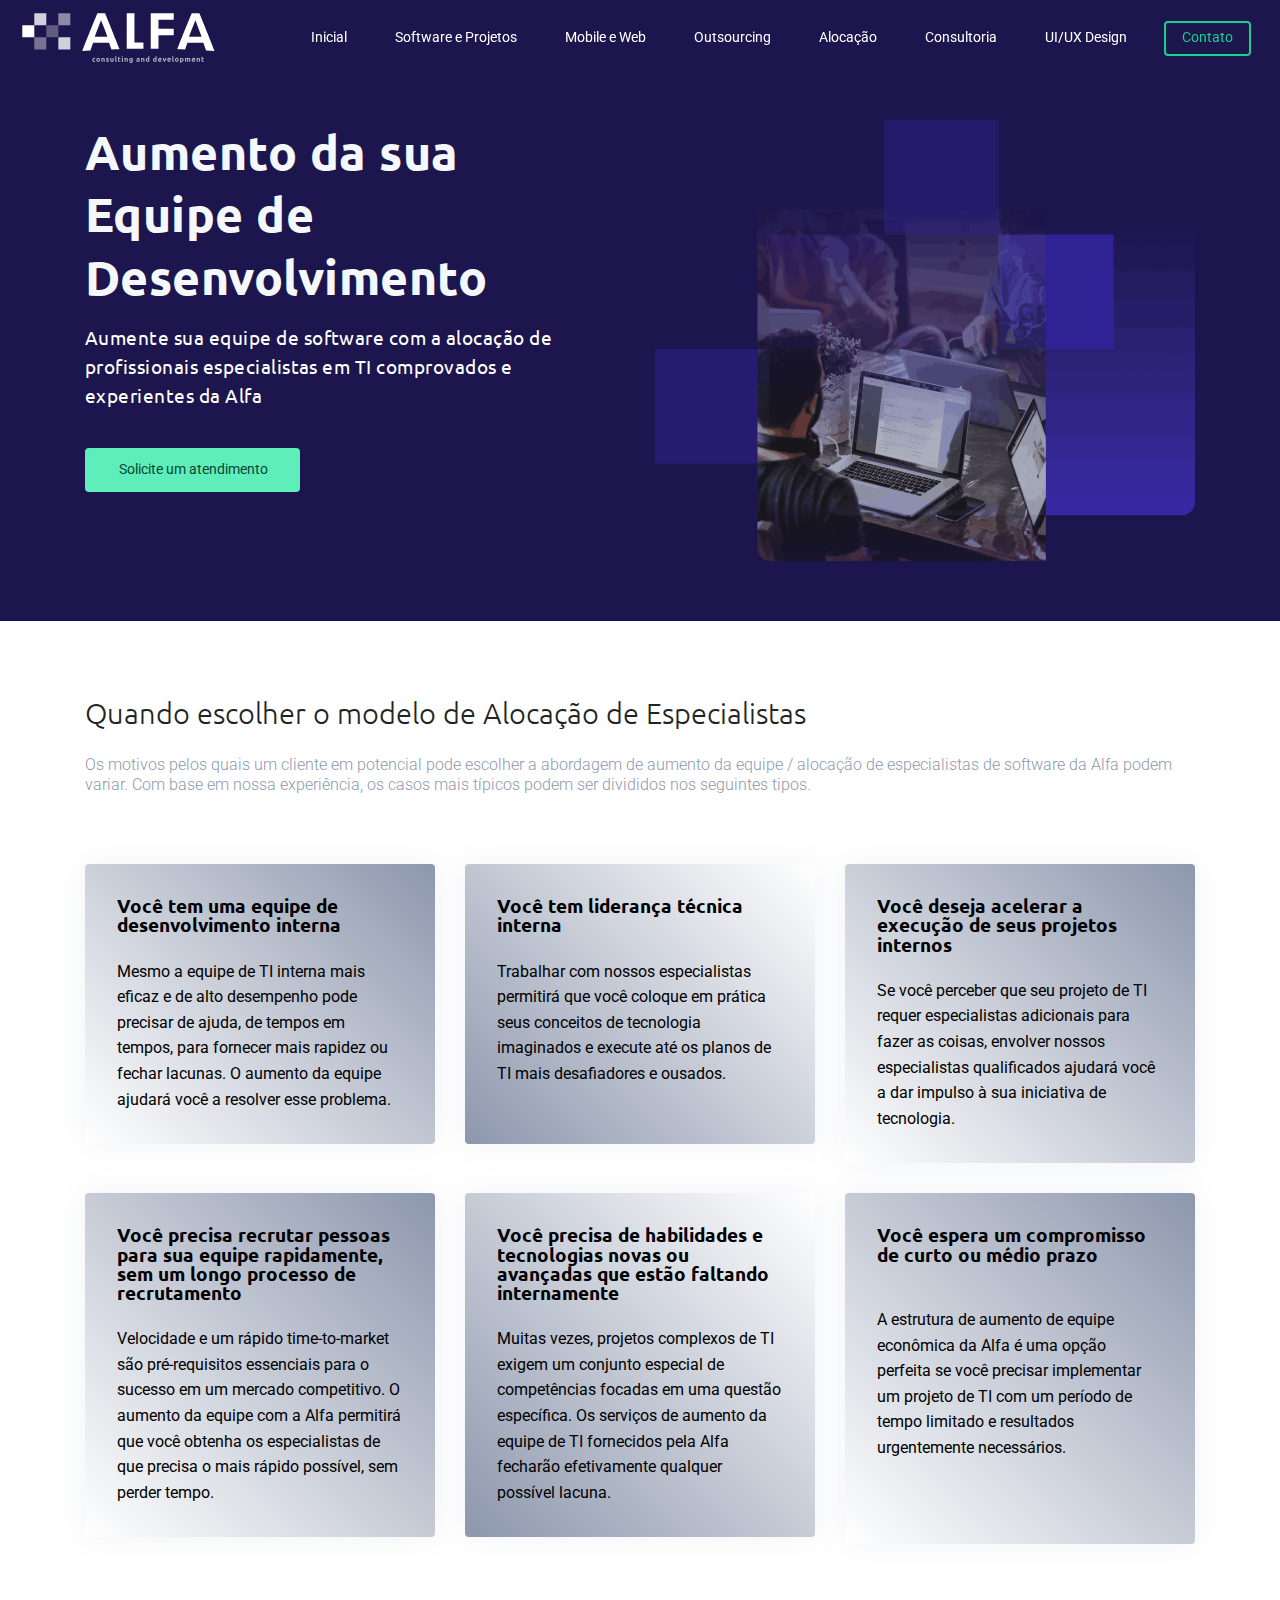
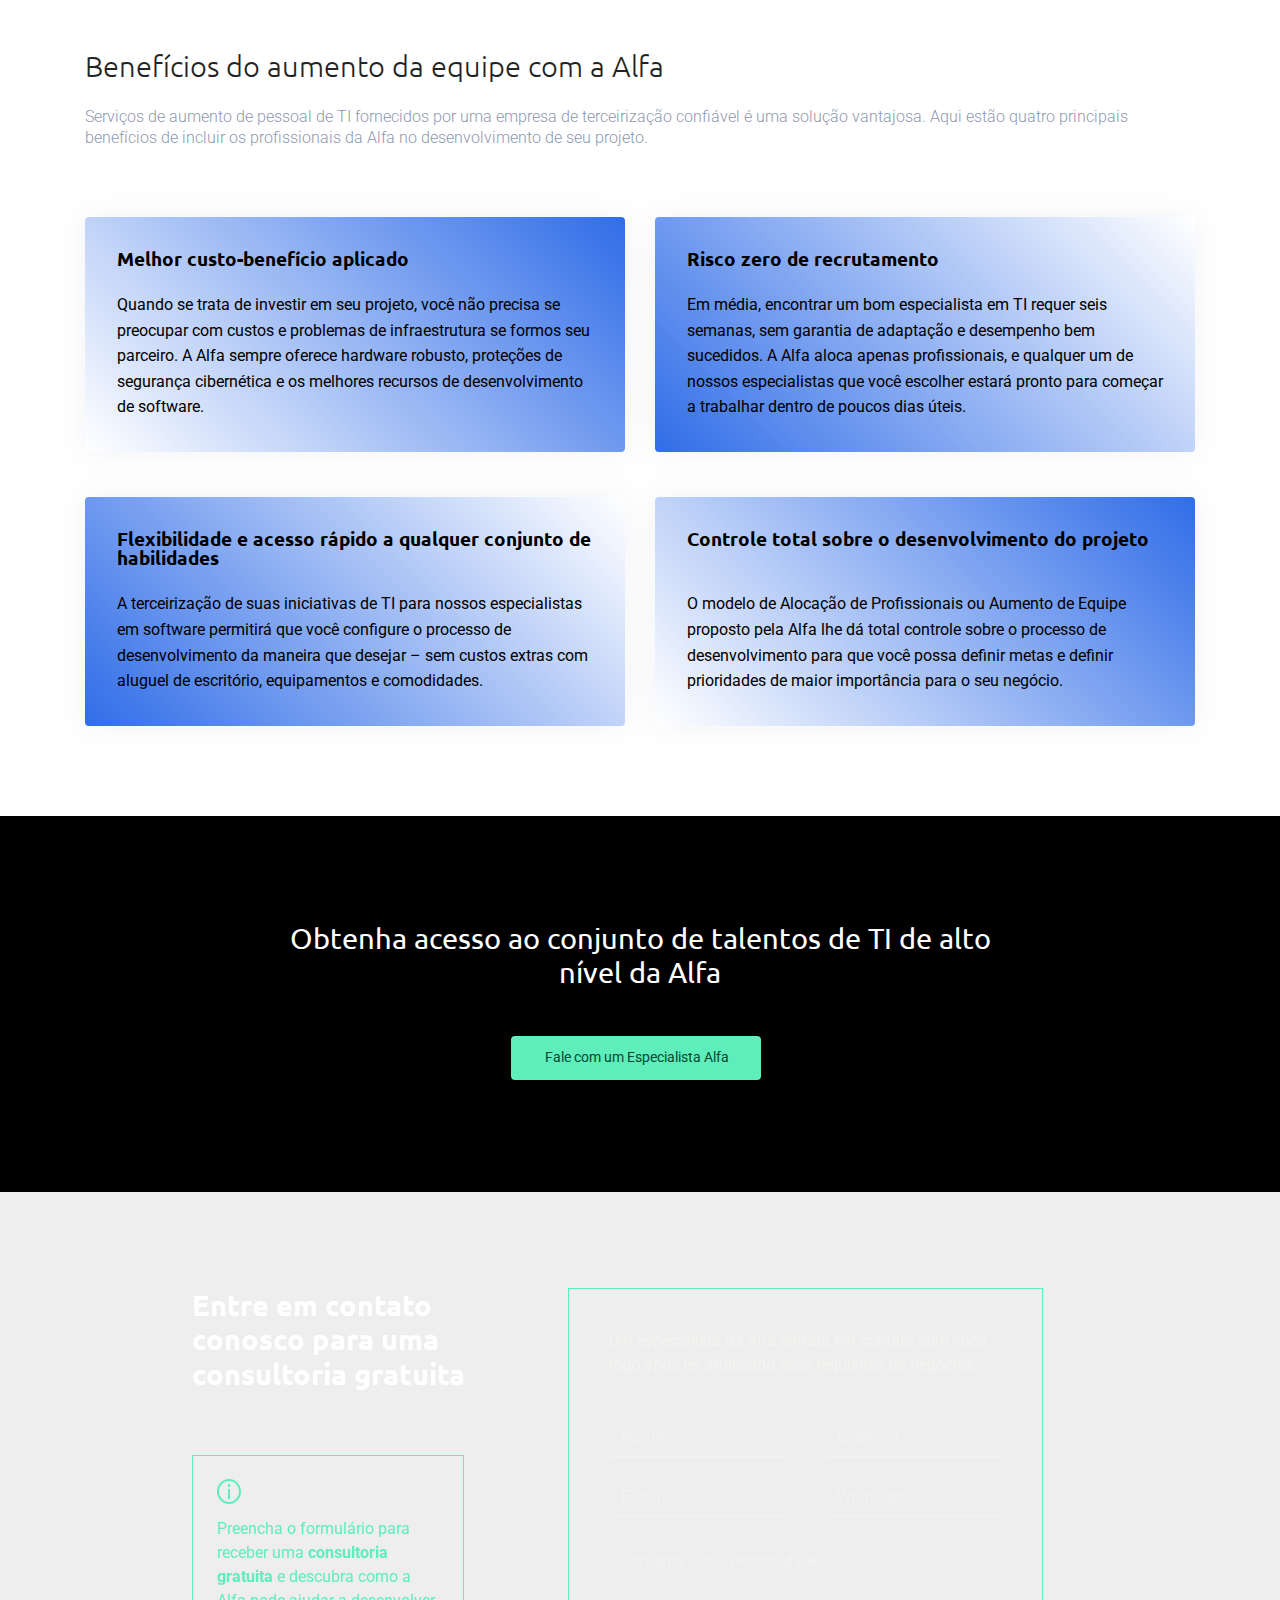
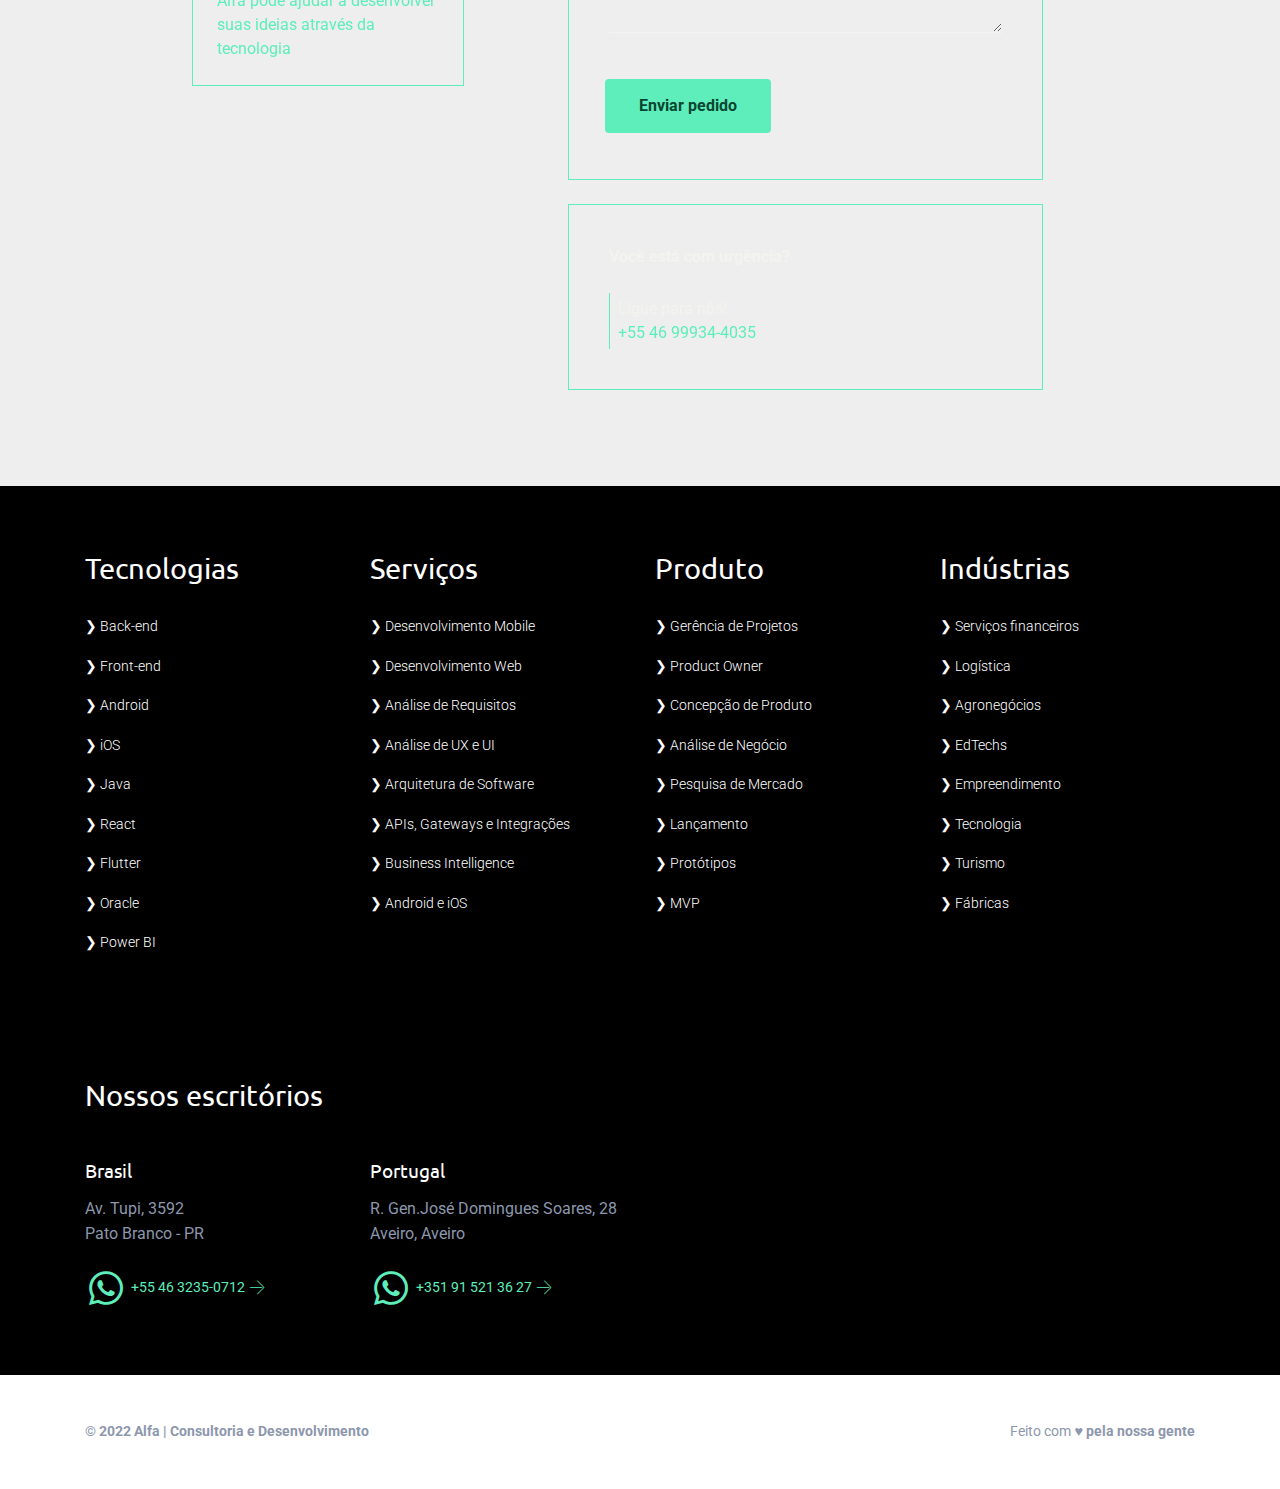
<file: alocacao-especialistas.html>
<!DOCTYPE html>
<html  >
<head>
  
  <meta charset="UTF-8">
  <meta http-equiv="X-UA-Compatible" content="IE=edge">
  
  <meta name="twitter:card" content="summary_large_image"/>
  <meta name="twitter:image:src" content="">
  <meta property="og:image" content="">
  <meta name="twitter:title" content="Aumente sua Equipe com Alocação de Especialistas">
  <meta name="viewport" content="width=device-width, initial-scale=1, minimum-scale=1">
  <link rel="shortcut icon" href="assets/images/logo-alfa.svg" type="image/x-icon">
  <meta name="description" content="Aumente sua equipe de software com especialistas em TI comprovados e experientes da Alfa.">
  
  
  <title>Aumente sua Equipe com Alocação de Especialistas</title>
  <link rel="stylesheet" href="assets/web/assets/mobirise-icons/mobirise-icons.css">
  <link rel="stylesheet" href="assets/web/assets/mobirise-icons2/mobirise2.css">
  <link rel="stylesheet" href="assets/tether/tether.min.css">
  <link rel="stylesheet" href="assets/bootstrap/css/bootstrap.min.css">
  <link rel="stylesheet" href="assets/bootstrap/css/bootstrap-grid.min.css">
  <link rel="stylesheet" href="assets/bootstrap/css/bootstrap-reboot.min.css">
    <link rel="stylesheet" href="assets/dropdown/css/style.css">
  <link rel="stylesheet" href="assets/formstyler/jquery.formstyler.css">
  <link rel="stylesheet" href="assets/formstyler/jquery.formstyler.theme.css">
  <link rel="stylesheet" href="assets/datepicker/jquery.datetimepicker.min.css">
  <link rel="stylesheet" href="assets/socicon/css/styles.css">
  <link rel="stylesheet" href="assets/theme/css/style.css">
  <link rel="stylesheet" href="assets/recaptcha.css">
  <link rel="preload" href="https://fonts.googleapis.com/css?family=Ubuntu:300,300i,400,400i,500,500i,700,700i&display=swap" as="style" onload="this.onload=null;this.rel='stylesheet'">
  <noscript><link rel="stylesheet" href="https://fonts.googleapis.com/css?family=Ubuntu:300,300i,400,400i,500,500i,700,700i&display=swap"></noscript>
  <link rel="preload" href="https://fonts.googleapis.com/css?family=Roboto:100,100i,300,300i,400,400i,500,500i,700,700i,900,900i&display=swap" as="style" onload="this.onload=null;this.rel='stylesheet'">
  <noscript><link rel="stylesheet" href="https://fonts.googleapis.com/css?family=Roboto:100,100i,300,300i,400,400i,500,500i,700,700i,900,900i&display=swap"></noscript>
  <link rel="preload" as="style" href="assets/mobirise/css/mbr-additional.css"><link rel="stylesheet" href="assets/mobirise/css/mbr-additional.css" type="text/css">
  
  
  
  

</head>
<body>
  
  <section class="menu1 businessm4_menu1 menu cid-tgzj65ZiaY" once="menu" id="menu1-24">

	

	<nav class="navbar navbar-dropdown navbar-fixed-top navbar-expand-lg">
		<div class="navbar-brand">
			<span class="navbar-logo">
				<a href="index.html">
					<img src="assets/images/logo-alfa.svg" alt="Alfa consultorias" style="height: 3.8rem;">
				</a>
			</span>
			
		</div>
		<button class="navbar-toggler" type="button" data-toggle="collapse" data-target="#navbarSupportedContent" aria-controls="navbarNavAltMarkup" aria-expanded="false" aria-label="Toggle navigation">
			<div class="hamburger">
				<span></span>
				<span></span>
				<span></span>
				<span></span>
			</div>
		</button>
		<div class="collapse navbar-collapse" id="navbarSupportedContent">
			<ul class="navbar-nav nav-dropdown" data-app-modern-menu="true"><li class="nav-item">
					<a class="nav-link link text-white text-primary display-4" href="index.html">Inicial</a>
				</li><li class="nav-item"><a class="nav-link link text-white text-primary display-4" href="desenvolvimento-software.html">Software e Projetos</a></li><li class="nav-item"><a class="nav-link link text-white text-primary display-4" href="mobile-web.html">Mobile e Web</a></li><li class="nav-item"><a class="nav-link link text-white text-primary display-4" href="outsourcing.html">Outsourcing</a></li><li class="nav-item"><a class="nav-link link text-white text-primary display-4" href="alocacao-especialistas.html">Alocação</a></li><li class="nav-item"><a class="nav-link link text-white text-primary display-4" href="consultoria.html">Consultoria</a></li><li class="nav-item"><a class="nav-link link text-white text-primary display-4" href="uiux-design.html">UI/UX Design</a></li></ul>
			
			<div class="navbar-buttons mbr-section-btn"><a class="btn btn-sm btn-danger-outline display-4" href="https://web.whatsapp.com/send?phone=5546999344035&text=Ol%C3%A1,%20tenho%20interesse%20nas%20consultorias%20da%20Alfa.">Contato</a></div>
		</div>
	</nav>
</section>

<section class="header4 businessm4_header4 cid-tgzj66Noaz" id="header4-25">

	

	

	<div class="container">
		<div class="row justify-content-center">
			<div class="mbr-white col-md-12 col-lg-6">
				<div class="typed-text pb-3 align-left display-1">
					<span class="mbr-section-subtitle mbr-fonts-style display-1"><strong>Aumento da sua Equipe de Desenvolvimento</strong><br></span>
					
				</div>
				<p class="mbr-section-text mbr-fonts-style align-left display-5">
					Aumente sua equipe de software com a alocação de profissionais especialistas em TI comprovados e experientes da Alfa</p>
				<div class="pt-3 mbr-section-btn align-left"><a class="btn btn-md btn-danger display-4" type="submit" href="https://web.whatsapp.com/send?phone=5546999344035&text=Ol%C3%A1,%20tenho%20interesse%20nas%20consultorias%20da%20Alfa.">Solicite um atendimento</a></div>
			</div>
			<div class="col-lg-6">
				<div class="mbr-figure">
					<img src="assets/images/alocacao-profissionais-1080x882.png" alt="Alocação de profissionais" title="">
				</div>
			</div>
		</div>
	</div>
	
</section>

<section class="content7 businessm4_content7 cid-tgzj67efyO" id="content7-26">

    

    

    <div class="container">
        <div class="row justify-content-center">
            <div class="col-md-12 align-left">
                <h2 class="mbr-section-title align-left mbr-fonts-style pb-3 mbr-light display-2">Quando escolher o modelo de Alocação de Especialistas</h2>
                <h3 class="mbr-section-subtitle align-left mbr-fonts-style mbr-light display-7">Os motivos pelos quais um cliente em potencial pode escolher a abordagem de aumento da equipe / alocação de especialistas de software da Alfa podem variar. Com base em nossa experiência, os casos mais típicos podem ser divididos nos seguintes tipos.</h3>
            </div>
        </div>
    </div>
</section>

<section class="features5 businessm4_features5 cid-tgzj67rv0M" id="features5-27">

	

	

	<div class="container">
		
		

		<div class="row justify-content-left">
			<div class="col-md-6 row-item col-lg-4">
				<div class="wrapper card1">
					<h4 class="mbr-fonts-style mbr-card-title align-left mbr-white display-5"><strong>Você tem uma equipe de desenvolvimento interna</strong></h4>

					<p class="mbr-text mbr-fonts-style align-left display-7">Mesmo a equipe de TI interna mais eficaz e de alto desempenho pode precisar de ajuda, de tempos em tempos, para fornecer mais rapidez ou fechar lacunas. O aumento da equipe ajudará você a resolver esse problema.<br></p>
					
				</div>
			</div>

			<div class="col-md-6 row-item col-lg-4">
				<div class="wrapper card2">
					<h4 class="mbr-fonts-style mbr-card-title align-left mbr-white display-5"><strong>Você tem liderança técnica interna</strong></h4>

					<p class="mbr-text mbr-fonts-style align-left display-7">Trabalhar com nossos especialistas permitirá que você coloque em prática seus conceitos de tecnologia imaginados e execute até os planos de TI mais desafiadores e ousados.<br><br></p>
					
				</div>
			</div>

			<div class="col-md-6 row-item col-lg-4">
				<div class="wrapper card3">
					<h4 class="mbr-fonts-style mbr-card-title align-left mbr-white display-5"><strong>Você deseja acelerar a execução de seus projetos internos</strong></h4>
					<p class="mbr-text mbr-fonts-style align-left display-7">Se você perceber que seu projeto de TI requer especialistas adicionais para fazer as coisas, envolver nossos especialistas qualificados ajudará você a dar impulso à sua iniciativa de tecnologia.<br></p>
					
				</div>
			</div>

			
		</div>
	</div>
</section>

<section class="features5 businessm4_features5 cid-tgzj67N1JQ" id="features5-28">

	

	

	<div class="container">
		
		

		<div class="row justify-content-left">
			<div class="col-md-6 row-item col-lg-4">
				<div class="wrapper card1">
					<h4 class="mbr-fonts-style mbr-card-title align-left mbr-white display-5"><strong>Você precisa recrutar pessoas para sua equipe rapidamente, sem um longo processo de recrutamento</strong></h4>

					<p class="mbr-text mbr-fonts-style align-left display-7">Velocidade e um rápido time-to-market são pré-requisitos essenciais para o sucesso em um mercado competitivo. O aumento da equipe com a Alfa permitirá que você obtenha os especialistas de que precisa o mais rápido possível, sem perder tempo.<br></p>
					
				</div>
			</div>

			<div class="col-md-6 row-item col-lg-4">
				<div class="wrapper card2">
					<h4 class="mbr-fonts-style mbr-card-title align-left mbr-white display-5"><strong>Você precisa de habilidades e tecnologias novas ou avançadas que estão faltando internamente</strong></h4>

					<p class="mbr-text mbr-fonts-style align-left display-7">Muitas vezes, projetos complexos de TI exigem um conjunto especial de competências focadas em uma questão específica. Os serviços de aumento da equipe de TI fornecidos pela Alfa fecharão efetivamente qualquer possível lacuna.<br></p>
					
				</div>
			</div>

			<div class="col-md-6 row-item col-lg-4">
				<div class="wrapper card3">
					<h4 class="mbr-fonts-style mbr-card-title align-left mbr-white display-5"><strong>Você espera um compromisso de curto ou médio prazo<br><br></strong></h4>
					<p class="mbr-text mbr-fonts-style align-left display-7">A estrutura de aumento de equipe econômica da Alfa é uma opção perfeita se você precisar implementar um projeto de TI com um período de tempo limitado e resultados urgentemente necessários.<br><br><br></p>
					
				</div>
			</div>

			
		</div>
	</div>
</section>

<section class="content7 businessm4_content7 cid-tgzllPLL9w" id="content7-2f">

    

    

    <div class="container">
        <div class="row justify-content-center">
            <div class="col-md-12 align-left">
                <h2 class="mbr-section-title align-left mbr-fonts-style pb-3 mbr-light display-2">Benefícios do aumento da equipe com a Alfa</h2>
                <h3 class="mbr-section-subtitle align-left mbr-fonts-style mbr-light display-7">Serviços de aumento de pessoal de TI fornecidos por uma empresa de terceirização confiável é uma solução vantajosa. Aqui estão quatro principais benefícios de incluir os profissionais da Alfa no desenvolvimento de seu projeto.</h3>
            </div>
        </div>
    </div>
</section>

<section class="features5 businessm4_features5 cid-tgzlA3SBhC" id="features5-2g">

	

	

	<div class="container">
		
		

		<div class="row justify-content-left">
			<div class="col-md-6 row-item">
				<div class="wrapper card1">
					<h4 class="mbr-fonts-style mbr-card-title align-left mbr-white display-5"><strong>Melhor custo-benefício aplicado</strong></h4>

					<p class="mbr-text mbr-fonts-style align-left display-7">Quando se trata de investir em seu projeto, você não precisa se preocupar com custos e problemas de infraestrutura se formos seu parceiro. A Alfa sempre oferece hardware robusto, proteções de segurança cibernética e os melhores recursos de desenvolvimento de software.<br></p>
					
				</div>
			</div>

			<div class="col-md-6 row-item">
				<div class="wrapper card2">
					<h4 class="mbr-fonts-style mbr-card-title align-left mbr-white display-5"><strong>Risco zero de recrutamento</strong></h4>

					<p class="mbr-text mbr-fonts-style align-left display-7">Em média, encontrar um bom especialista em TI requer seis semanas, sem garantia de adaptação e desempenho bem sucedidos. A Alfa aloca apenas profissionais, e qualquer um de nossos especialistas que você escolher estará pronto para começar a trabalhar dentro de poucos dias úteis.<br></p>
					
				</div>
			</div>

			

			
		</div>
	</div>
</section>

<section class="features5 businessm4_features5 cid-tgzlZx94Ed" id="features5-2h">

	

	

	<div class="container">
		
		

		<div class="row justify-content-left">
			<div class="col-md-6 row-item">
				<div class="wrapper card1">
					<h4 class="mbr-fonts-style mbr-card-title align-left mbr-white display-5"><strong>Flexibilidade e acesso rápido a qualquer conjunto de habilidades</strong></h4>

					<p class="mbr-text mbr-fonts-style align-left display-7">A terceirização de suas iniciativas de TI para nossos especialistas em software permitirá que você configure o processo de desenvolvimento da maneira que desejar – sem custos extras com aluguel de escritório, equipamentos e comodidades.<br></p>
					
				</div>
			</div>

			<div class="col-md-6 row-item">
				<div class="wrapper card2">
					<h4 class="mbr-fonts-style mbr-card-title align-left mbr-white display-5"><strong>Controle total sobre o desenvolvimento do projeto<br><br></strong></h4>

					<p class="mbr-text mbr-fonts-style align-left display-7">O modelo de Alocação de Profissionais ou Aumento de Equipe proposto pela Alfa lhe dá total controle sobre o processo de desenvolvimento para que você possa definir metas e definir prioridades de maior importância para o seu negócio.<br></p>
					
				</div>
			</div>

			

			
		</div>
	</div>
</section>

<section class="info2 businessm4_info2 cid-tgzj68q1Mz" id="info2-2a">

	

	

	<div class="container align-left">
		<div class="row justify-content-center">
			<div class="media-container-column mbr-white col-md-10 col-lg-8">
				<h1 class="mbr-section-title align-center pb-3 mbr-fonts-style mbr-black display-2">Obtenha acesso ao conjunto de talentos de TI de alto nível da Alfa</h1>
				
				<div class="mbr-section-btn align-center pt-3"><a class="btn btn-md btn-danger display-4" href="https://web.whatsapp.com/send?phone=5546999344035&text=Ol%C3%A1,%20tenho%20interesse%20nas%20consultorias%20da%20Alfa.">Fale com um Especialista Alfa</a></div>
			</div>
		</div>
	</div>
</section>

<section class="form1 cid-tgzj68D1P8 mbr-parallax-background" id="aform1-2b">

    

    

    <div class="container">
        <div class="row justify-content-center main-row">

            <div class="title-container col-12 col-md-6 col-lg-5">
                <div class="mbr-section-head сol-12">
                    <h4 class="mbr-section-title mbr-fonts-style mb-0 display-2"><strong>Entre em contato conosco para uma consultoria gratuita</strong></h4>
                    
                </div>
                <div class="opinion-container">
                    <div class="opinion-stars">
                        <div class="iconfont-wrapper">
                            <span class="mbr-iconfont mobi-mbri-info mobi-mbri" style="color: rgb(94, 238, 187); fill: rgb(94, 238, 187);"></span>
                        </div>
                    </div>
                    <p class="opinion-comment mbr-fonts-style mb-0 display-7">
                        Preencha o formulário para receber uma <strong>consultoria gratuita</strong> e descubra como a Alfa pode ajudar a desenvolver suas ideias através da tecnologia</p>
                </div>
            </div>

            <div class="content-container col-12 col-md-6 col-lg-7">
                <div class="col-12 mbr-form form-container card-border" data-form-type="formoid">
                    <form action="https://mobirise.eu/" method="POST" class="mbr-form form-with-styler mx-auto" data-form-title="Form Name"><input type="hidden" name="email" data-form-email="true" value="y7SiTWh0mgYgyL2+iShLDODUQlRK/M4cmf6FDMcmc3D5BjOd6cEqOgCq1ZAOABNkULbgUi+Qx6a/TZGF4c/0rE82f1Kc6zdH4POqVPEtgRi1L/4ydq0IFXGIGyw5dMe8.P0SDIdlVqqjIPfOVoDv8Eef/4aHPvc3vvuqakZ6t1ubGecmIyBvWiZ/4n2yPJoIVwaxitOAmPLNnJbSRiYBTfXYKbzFdkpktPYMJxlm275boT2YQKfvtmtVy2x/n25He">
                        <p class="card-title mbr-fonts-style align-left mb-0 display-7">Um especialista da Alfa entrará em contato com você logo após ter analisado seus requisitos de negócios.<br></p>
                        <div class="row">
                            <div hidden="hidden" data-form-alert="" class="alert alert-success col-12">Obrigado! Nós entraremos em contato.</div>
                            <div hidden="hidden" data-form-alert-danger="" class="alert alert-danger col-12">
                                Oops...! some problem!
                            </div>
                        </div>
                        <div class="dragArea row">
                            <div class="col-12 col-sm-6 form-group" data-for="name">
                                <input type="text" name="name" placeholder="Nome" data-form-field="name" class="form-control" value="" id="name-aform1-2b">
                            </div>
                            <div class="col-12 col-sm-6 form-group" data-for="name">
                                <input type="text" name="last name" placeholder="Empresa" data-form-field="name" class="form-control" value="" id="last name-aform1-2b">
                            </div>
                            <div class="col-12 col-sm-6 form-group" data-for="email">
                                <input type="email" name="email" placeholder="E-mail" data-form-field="email" class="form-control" value="" id="email-aform1-2b">
                            </div>
                            <div data-for="phone" class="col-12 col-sm-6 form-group">
                                <input type="tel" name="phone" placeholder="WhatsApp" data-form-field="phone" class="form-control" value="" id="phone-aform1-2b">
                            </div>
                            <div class="col-12 form-group mb-2" data-for="textarea">
                                    <textarea name="textarea" placeholder="Comente a sua necessidade" data-form-field="textarea" class="form-control" id="textarea-aform1-2b"></textarea>
                            </div>
                            <div class="col-auto mbr-section-btn align-center"><button type="submit" class="btn btn-danger display-7"><strong>Enviar pedido</strong></button></div>
                        </div>
                    </form>
                </div>

                <div class="col-12 phone-container card-border">
                    <p class="card-title mbr-fonts-style align-left mb-0 display-7">
                       <strong>Você está com urgência?</strong></p>
                    <div class="border-text">
                        <p class="card-text mbr-fonts-style align-left mb-0 display-7">
                            Ligue para nós!
                        </p>
                        <p class="card-link-text mbr-fonts-style align-left mb-0 display-7">
                            <a href="#" class="text-danger">+55 46 99934-4035</a>
                        </p>
                    </div>
                </div>

                

            </div>
        </div>
    </div>
</section>

<section class="footer1 cid-tgzj692Z8x" once="footers" id="footer1-2c">

    
    

    
    <div class="container">
        <div class="row mbr-white">
            
            <div class="col-lg-3 link-item">
                <h5 class="mbr-section-subtitle mbr-fonts-style display-2">
                    Tecnologias</h5>
                <ul class="list mbr-fonts-style display-4">
                    <li class="mbr-text item-wrap">❯ Back-end</li><li class="mbr-text item-wrap">❯ Front-end</li><li class="mbr-text item-wrap">❯ Android</li><li class="mbr-text item-wrap">❯ iOS</li><li class="mbr-text item-wrap">❯ Java</li><li class="mbr-text item-wrap">❯ React</li><li class="mbr-text item-wrap">❯ Flutter</li><li class="mbr-text item-wrap">❯ Oracle</li><li class="mbr-text item-wrap">❯ Power BI</li>
                </ul>
            </div>
            <div class="col-lg-3 link-item">
                <h5 class="mbr-section-subtitle mbr-fonts-style display-2">
                    Serviços</h5>
                <ul class="list mbr-fonts-style display-4">
                    <li class="mbr-text item-wrap">❯ Desenvolvimento Mobile</li><li class="mbr-text item-wrap">❯ Desenvolvimento Web</li><li class="mbr-text item-wrap">❯ Análise de Requisitos</li><li class="mbr-text item-wrap">❯ Análise de UX e UI</li><li class="mbr-text item-wrap">❯ Arquitetura de Software</li><li class="mbr-text item-wrap">❯ APIs, Gateways e Integrações</li><li class="mbr-text item-wrap">❯ Business Intelligence</li><li class="mbr-text item-wrap">❯ Android e iOS</li><li class="mbr-text item-wrap"><br></li>
                </ul>
            </div>
            <div class="col-lg-3 link-item">
                <h5 class="mbr-section-subtitle mbr-fonts-style display-2">
                    Produto</h5>
                <ul class="list mbr-fonts-style display-4">
                    <li class="mbr-text item-wrap">❯ Gerência de Projetos</li><li class="mbr-text item-wrap">❯ Product Owner</li><li class="mbr-text item-wrap">❯ Concepção de Produto&nbsp;</li><li class="mbr-text item-wrap">❯ Análise de Negócio</li><li class="mbr-text item-wrap">❯ Pesquisa de Mercado</li><li class="mbr-text item-wrap">❯ Lançamento</li><li class="mbr-text item-wrap">❯ Protótipos</li><li class="mbr-text item-wrap">❯ MVP</li><li class="mbr-text item-wrap"><br></li>
                </ul>
            </div>
             <div class="col-lg-3 link-item">
                <h5 class="mbr-section-subtitle mbr-fonts-style display-2">
                    Indústrias</h5>
                <ul class="list mbr-fonts-style display-4">
                    <li class="mbr-text item-wrap">❯ Serviços financeiros</li><li class="mbr-text item-wrap">❯ Logística</li><li class="mbr-text item-wrap">❯ Agronegócios</li><li class="mbr-text item-wrap">❯ EdTechs</li><li class="mbr-text item-wrap">❯ Empreendimento</li><li class="mbr-text item-wrap">❯ Tecnologia</li><li class="mbr-text item-wrap">❯ Turismo</li><li class="mbr-text item-wrap">❯ Fábricas</li><li class="mbr-text item-wrap"><br></li><li class="mbr-text item-wrap"><br></li>
                </ul>
            </div>
            
        </div>
    </div>
</section>

<section class="features20 businessm4_features20 cid-tgzj69oiuZ" id="features20-2d">

    

    

    <div class="container">
        <h2 class="mbr-fonts-style mbr-section-title align-center display-2">Nossos escritórios</h2>

        

        <div class="row pt-5 justify-content-start">
            <div class="col-md-6 row-item col-lg-3">
                <h4 class="mbr-fonts-style mbr-card-title align-left pb-2 display-5">Brasil</h4>

                <p class="mbr-text mbr-fonts-style align-left display-7">Av. Tupi, 3592<br>Pato Branco - PR<br></p>
                <div class="mbr-section-btn align-left"><a class="btn-underline text-danger display-4" href="#"><span class="socicon socicon-whatsapp mbr-iconfont mbr-iconfont-btn"></span>+55 46 3235-0712</a></div>
            </div>

            <div class="col-md-6 row-item col-lg-3">
                <h4 class="mbr-fonts-style mbr-card-title align-left pb-2 display-5">Portugal</h4>

                <p class="mbr-text mbr-fonts-style align-left display-7">R. Gen.José Domingues Soares, 28<br> Aveiro, Aveiro<br></p>
                <div class="mbr-section-btn align-left"><a class="btn-underline text-danger display-4" href="#"><span class="socicon socicon-whatsapp mbr-iconfont mbr-iconfont-btn"></span>+351 91 521 36 27</a></div>
            </div>

            

            
        </div>
    </div>
</section>

<section class="footer4 businessm4_footer4 cid-tgzj69GUIL" id="footer4-2e">

	

	

	<div class="container">
		<div class="row">
			<div class="col-md-12 text1 col-lg-6">
				<p class="mbr-text mbr-bold links mbr-fonts-style align-left display-4">© 2022 Alfa | Consultoria e Desenvolvimento<br></p>
			</div>
			<div class="col-md-12 copyright align-right text2 col-lg-6">
				<p class="mbr-text mbr-bold mbr-fonts-style display-4"><span style="font-weight: normal;">Feito com&nbsp;♥ </span>pela nossa gente</p>
			</div>
			<div class="col-lg-4 col-md-12">
				
			</div>
		</div>
	</div>
</section>


<script src="assets/web/assets/jquery/jquery.min.js"></script>
  <script src="assets/popper/popper.min.js"></script>
  <script src="assets/tether/tether.min.js"></script>
  <script src="assets/bootstrap/js/bootstrap.min.js"></script>
  <script src="assets/smoothscroll/smooth-scroll.js"></script>
      <script src="assets/dropdown/js/nav-dropdown.js"></script>
  <script src="assets/dropdown/js/navbar-dropdown.js"></script>
  <script src="assets/touch-swipe/jquery.touch-swipe.min.js"></script>
  <script src="assets/typed/typed.min.js"></script>
  <script src="assets/formstyler/jquery.formstyler.js"></script>
  <script src="assets/formstyler/jquery.formstyler.min.js"></script>
  <script src="assets/datepicker/jquery.datetimepicker.full.js"></script>
  <script src="assets/parallax/jarallax.min.js"></script>
  <script src="assets/theme/js/script.js"></script>
  <script src="assets/formoid.min.js"></script>
  
  
  

</body>
</html>
</file>
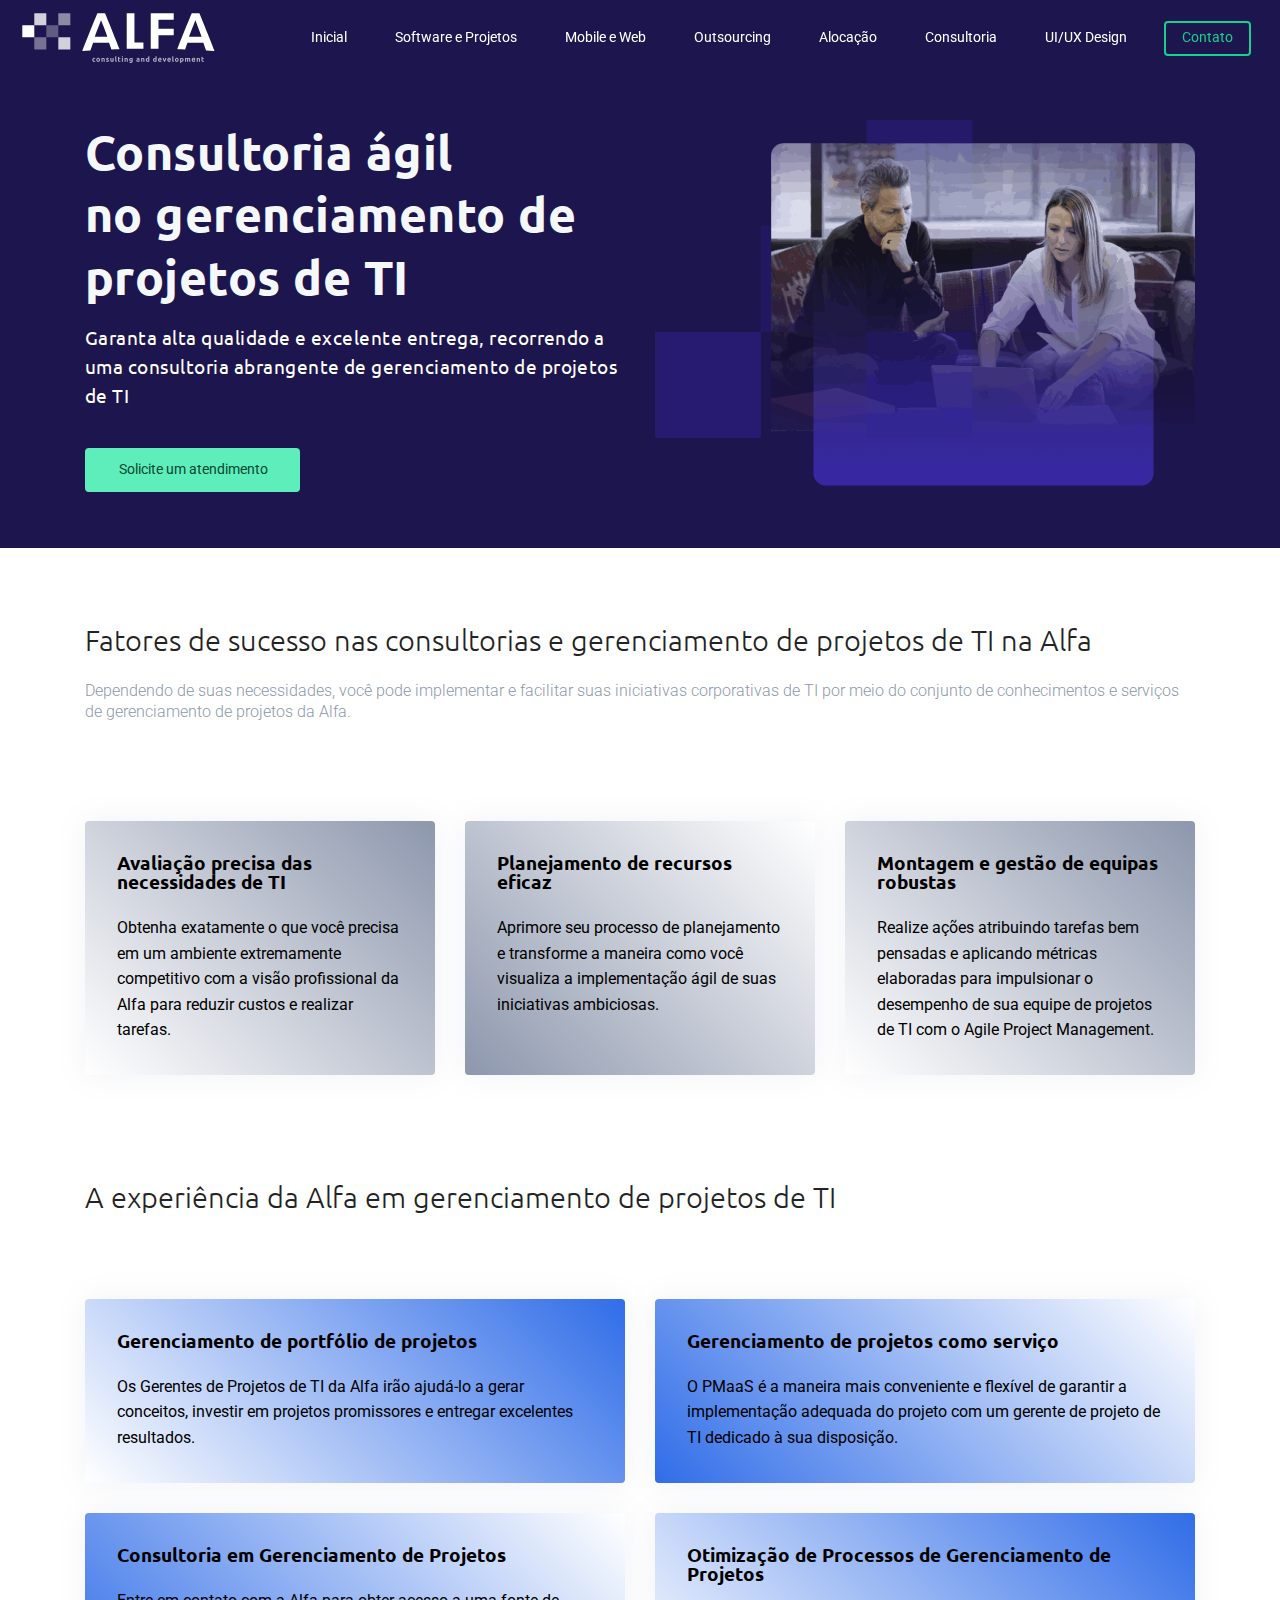
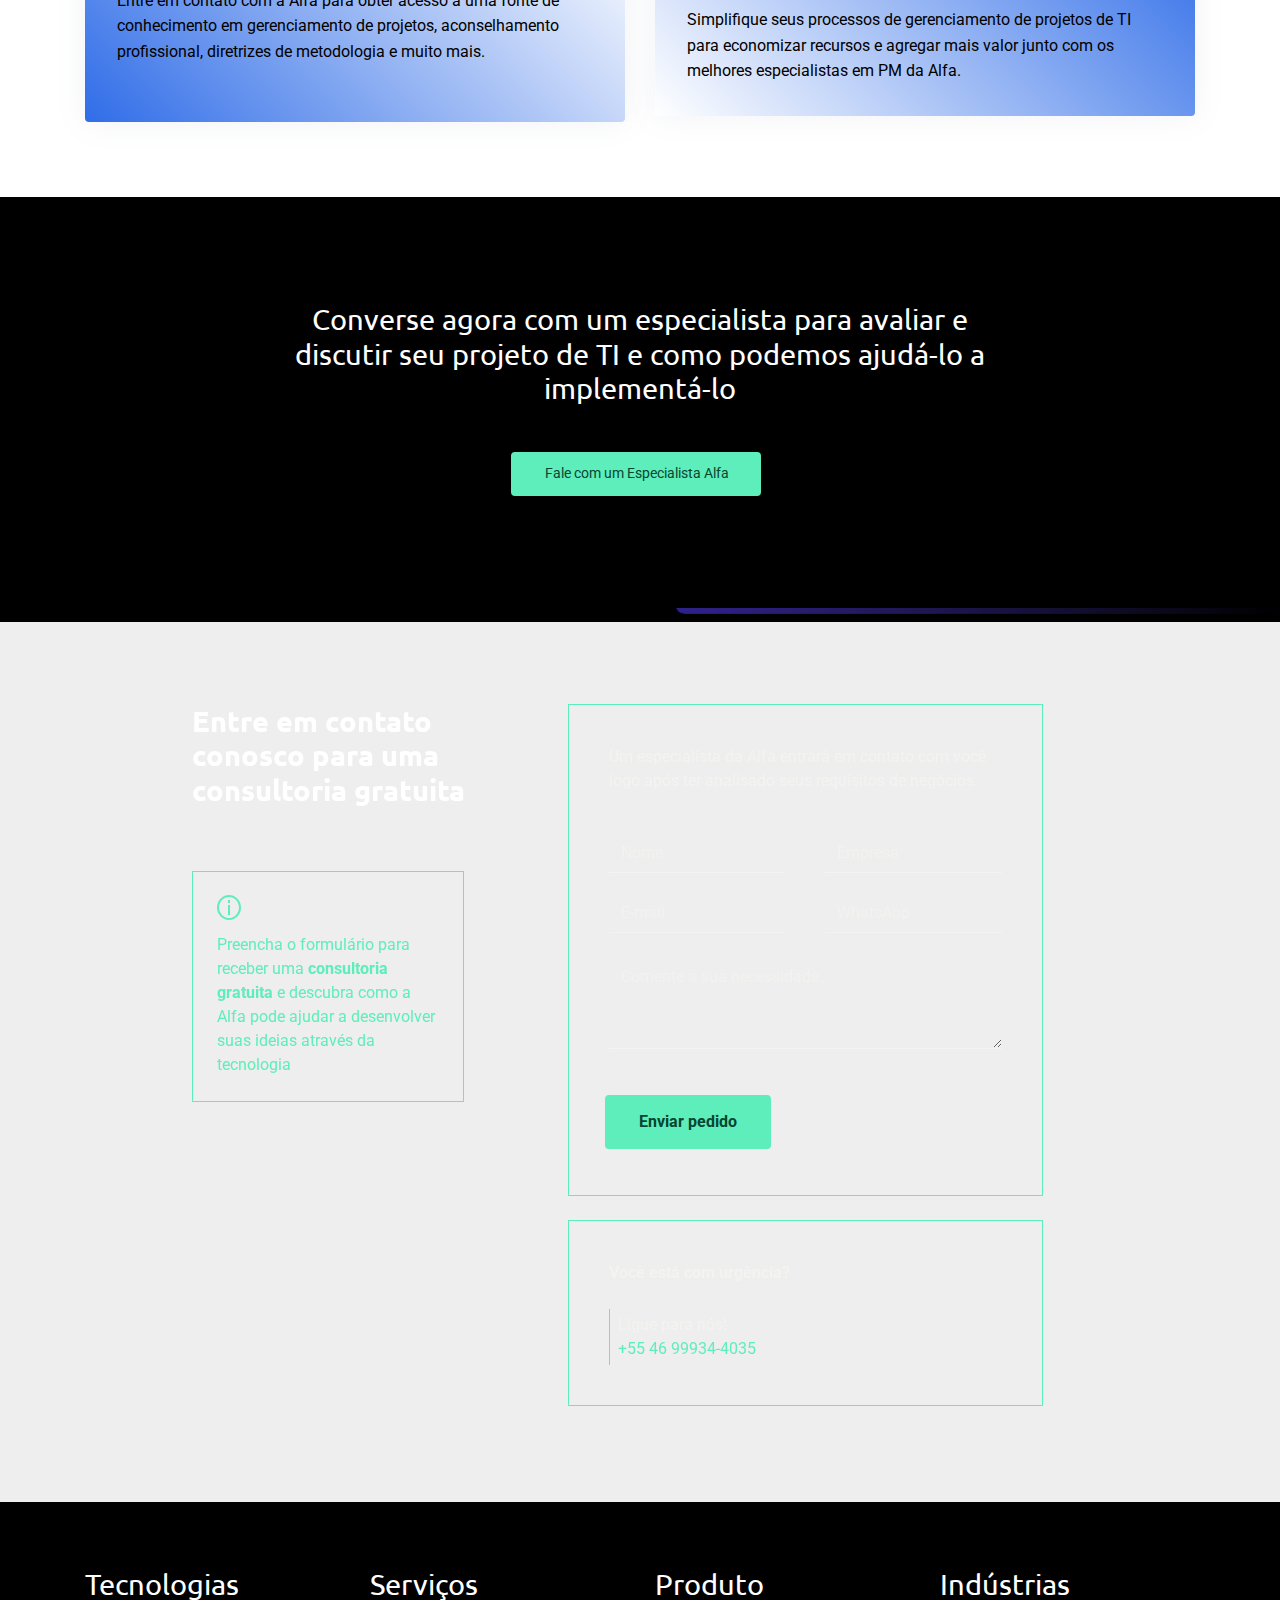
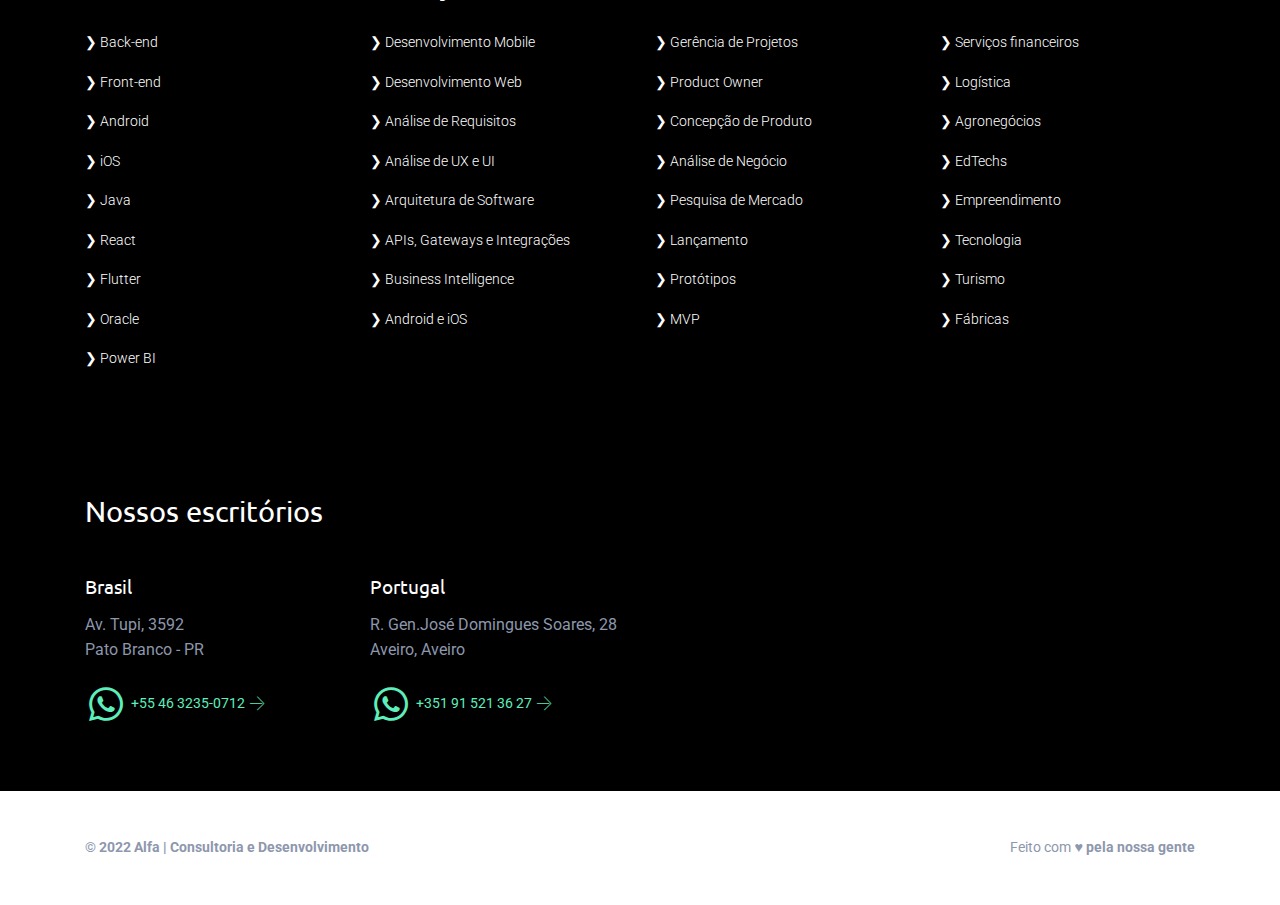
<file: consultoria.html>
<!DOCTYPE html>
<html  >
<head>
  
  <meta charset="UTF-8">
  <meta http-equiv="X-UA-Compatible" content="IE=edge">
  
  <meta name="twitter:card" content="summary_large_image"/>
  <meta name="twitter:image:src" content="">
  <meta property="og:image" content="">
  <meta name="twitter:title" content="Consultoria especializada para projetos de TI">
  <meta name="viewport" content="width=device-width, initial-scale=1, minimum-scale=1">
  <link rel="shortcut icon" href="assets/images/logo-alfa.svg" type="image/x-icon">
  <meta name="description" content="Consultoria ágil e especializada no gerenciamento de projetos de TI, UI/UX e Desenvolvimento.">
  
  
  <title>Consultoria especializada para projetos de TI</title>
  <link rel="stylesheet" href="assets/web/assets/mobirise-icons/mobirise-icons.css">
  <link rel="stylesheet" href="assets/web/assets/mobirise-icons2/mobirise2.css">
  <link rel="stylesheet" href="assets/tether/tether.min.css">
  <link rel="stylesheet" href="assets/bootstrap/css/bootstrap.min.css">
  <link rel="stylesheet" href="assets/bootstrap/css/bootstrap-grid.min.css">
  <link rel="stylesheet" href="assets/bootstrap/css/bootstrap-reboot.min.css">
    <link rel="stylesheet" href="assets/dropdown/css/style.css">
  <link rel="stylesheet" href="assets/formstyler/jquery.formstyler.css">
  <link rel="stylesheet" href="assets/formstyler/jquery.formstyler.theme.css">
  <link rel="stylesheet" href="assets/datepicker/jquery.datetimepicker.min.css">
  <link rel="stylesheet" href="assets/socicon/css/styles.css">
  <link rel="stylesheet" href="assets/theme/css/style.css">
  <link rel="stylesheet" href="assets/recaptcha.css">
  <link rel="preload" href="https://fonts.googleapis.com/css?family=Ubuntu:300,300i,400,400i,500,500i,700,700i&display=swap" as="style" onload="this.onload=null;this.rel='stylesheet'">
  <noscript><link rel="stylesheet" href="https://fonts.googleapis.com/css?family=Ubuntu:300,300i,400,400i,500,500i,700,700i&display=swap"></noscript>
  <link rel="preload" href="https://fonts.googleapis.com/css?family=Roboto:100,100i,300,300i,400,400i,500,500i,700,700i,900,900i&display=swap" as="style" onload="this.onload=null;this.rel='stylesheet'">
  <noscript><link rel="stylesheet" href="https://fonts.googleapis.com/css?family=Roboto:100,100i,300,300i,400,400i,500,500i,700,700i,900,900i&display=swap"></noscript>
  <link rel="preload" as="style" href="assets/mobirise/css/mbr-additional.css"><link rel="stylesheet" href="assets/mobirise/css/mbr-additional.css" type="text/css">
  
  
  
  

</head>
<body>
  
  <section class="menu1 businessm4_menu1 menu cid-tgFmbRwFV3" once="menu" id="menu1-3g">

	

	<nav class="navbar navbar-dropdown navbar-fixed-top navbar-expand-lg">
		<div class="navbar-brand">
			<span class="navbar-logo">
				<a href="index.html">
					<img src="assets/images/logo-alfa.svg" alt="Alfa consultorias" style="height: 3.8rem;">
				</a>
			</span>
			
		</div>
		<button class="navbar-toggler" type="button" data-toggle="collapse" data-target="#navbarSupportedContent" aria-controls="navbarNavAltMarkup" aria-expanded="false" aria-label="Toggle navigation">
			<div class="hamburger">
				<span></span>
				<span></span>
				<span></span>
				<span></span>
			</div>
		</button>
		<div class="collapse navbar-collapse" id="navbarSupportedContent">
			<ul class="navbar-nav nav-dropdown" data-app-modern-menu="true"><li class="nav-item">
					<a class="nav-link link text-white text-primary display-4" href="index.html">Inicial</a>
				</li><li class="nav-item"><a class="nav-link link text-white text-primary display-4" href="desenvolvimento-software.html">Software e Projetos</a></li><li class="nav-item"><a class="nav-link link text-white text-primary display-4" href="mobile-web.html">Mobile e Web</a></li><li class="nav-item"><a class="nav-link link text-white text-primary display-4" href="outsourcing.html">Outsourcing</a></li><li class="nav-item"><a class="nav-link link text-white text-primary display-4" href="alocacao-especialistas.html">Alocação</a></li><li class="nav-item"><a class="nav-link link text-white text-primary display-4" href="consultoria.html">Consultoria</a></li><li class="nav-item"><a class="nav-link link text-white text-primary display-4" href="uiux-design.html">UI/UX Design</a></li></ul>
			
			<div class="navbar-buttons mbr-section-btn"><a class="btn btn-sm btn-danger-outline display-4" href="https://web.whatsapp.com/send?phone=5546999344035&text=Ol%C3%A1,%20tenho%20interesse%20nas%20consultorias%20da%20Alfa.">Contato</a></div>
		</div>
	</nav>
</section>

<section class="header4 businessm4_header4 cid-tgFmbSkv5n" id="header4-3h">

	

	

	<div class="container">
		<div class="row justify-content-center">
			<div class="mbr-white col-md-12 col-lg-6">
				<div class="typed-text pb-3 align-left display-1">
					<span class="mbr-section-subtitle mbr-fonts-style display-1"><strong>Consultoria ágil no&nbsp;gerenciamento de projetos de TI</strong></span>
					
				</div>
				<p class="mbr-section-text mbr-fonts-style align-left display-5">
					Garanta alta qualidade e excelente entrega, recorrendo a uma consultoria abrangente de gerenciamento de projetos de TI</p>
				<div class="pt-3 mbr-section-btn align-left"><a class="btn btn-md btn-danger display-4" type="submit" href="https://web.whatsapp.com/send?phone=5546999344035&text=Ol%C3%A1,%20tenho%20interesse%20nas%20consultorias%20da%20Alfa.">Solicite um atendimento</a></div>
			</div>
			<div class="col-lg-6">
				<div class="mbr-figure">
					<img src="assets/images/consultoria-1080x765.png" alt="consultoria" title="">
				</div>
			</div>
		</div>
	</div>
	
</section>

<section class="content7 businessm4_content7 cid-tgFmbSDT3n" id="content7-3i">

    

    

    <div class="container">
        <div class="row justify-content-center">
            <div class="col-md-12 align-left">
                <h2 class="mbr-section-title align-left mbr-fonts-style pb-3 mbr-light display-2">Fatores de sucesso nas consultorias e gerenciamento de projetos de TI na Alfa</h2>
                <h3 class="mbr-section-subtitle align-left mbr-fonts-style mbr-light display-7">Dependendo de suas necessidades, você pode implementar e facilitar suas iniciativas corporativas de TI por meio do conjunto de conhecimentos e serviços de gerenciamento de projetos da Alfa.</h3>
            </div>
        </div>
    </div>
</section>

<section class="features5 businessm4_features5 cid-tgFmbSPSVj" id="features5-3j">

	

	

	<div class="container">
		
		

		<div class="row justify-content-left">
			<div class="col-md-6 row-item col-lg-4">
				<div class="wrapper card1">
					<h4 class="mbr-fonts-style mbr-card-title align-left mbr-white display-5"><strong>Avaliação precisa das necessidades de TI</strong></h4>

					<p class="mbr-text mbr-fonts-style align-left display-7">Obtenha exatamente o que você precisa em um ambiente extremamente competitivo com a visão profissional da Alfa para reduzir custos e realizar tarefas.<br></p>
					
				</div>
			</div>

			<div class="col-md-6 row-item col-lg-4">
				<div class="wrapper card2">
					<h4 class="mbr-fonts-style mbr-card-title align-left mbr-white display-5"><strong>Planejamento de recursos eficaz</strong></h4>

					<p class="mbr-text mbr-fonts-style align-left display-7">Aprimore seu processo de planejamento e transforme a maneira como você visualiza a implementação ágil de suas iniciativas ambiciosas.<br><br></p>
					
				</div>
			</div>

			<div class="col-md-6 row-item col-lg-4">
				<div class="wrapper card3">
					<h4 class="mbr-fonts-style mbr-card-title align-left mbr-white display-5"><strong>Montagem e gestão de equipas robustas</strong></h4>
					<p class="mbr-text mbr-fonts-style align-left display-7">Realize ações atribuindo tarefas bem pensadas e aplicando métricas elaboradas para impulsionar o desempenho de sua equipe de projetos de TI com o Agile Project Management.<br></p>
					
				</div>
			</div>

			
		</div>
	</div>
</section>

<section class="content7 businessm4_content7 cid-tgFmbTqlyv" id="content7-3l">

    

    

    <div class="container">
        <div class="row justify-content-center">
            <div class="col-md-12 align-left">
                <h2 class="mbr-section-title align-left mbr-fonts-style pb-3 mbr-light display-2">A experiência da Alfa em gerenciamento de projetos de TI</h2>
                
            </div>
        </div>
    </div>
</section>

<section class="features5 businessm4_features5 cid-tgFmbTzUnD" id="features5-3m">

	

	

	<div class="container">
		
		

		<div class="row justify-content-left">
			<div class="col-md-6 row-item">
				<div class="wrapper card1">
					<h4 class="mbr-fonts-style mbr-card-title align-left mbr-white display-5"><strong>Gerenciamento de portfólio de projetos</strong></h4>

					<p class="mbr-text mbr-fonts-style align-left display-7">Os Gerentes de Projetos de TI da Alfa irão ajudá-lo a gerar conceitos, investir em projetos promissores e entregar excelentes resultados.<br></p>
					
				</div>
			</div>

			<div class="col-md-6 row-item">
				<div class="wrapper card2">
					<h4 class="mbr-fonts-style mbr-card-title align-left mbr-white display-5"><strong>Gerenciamento de projetos como serviço</strong></h4>

					<p class="mbr-text mbr-fonts-style align-left display-7">O PMaaS é a maneira mais conveniente e flexível de garantir a implementação adequada do projeto com um gerente de projeto de TI dedicado à sua disposição.<br></p>
					
				</div>
			</div>

			

			
		</div>
	</div>
</section>

<section class="features5 businessm4_features5 cid-tgFmbTU2Q3" id="features5-3n">

	

	

	<div class="container">
		
		

		<div class="row justify-content-left">
			<div class="col-md-6 row-item">
				<div class="wrapper card1">
					<h4 class="mbr-fonts-style mbr-card-title align-left mbr-white display-5"><strong>Consultoria em Gerenciamento de Projetos</strong></h4>

					<p class="mbr-text mbr-fonts-style align-left display-7">Entre em contato com a Alfa para obter acesso a uma fonte de conhecimento em gerenciamento de projetos, aconselhamento profissional, diretrizes de metodologia e muito mais.<br><br></p>
					
				</div>
			</div>

			<div class="col-md-6 row-item">
				<div class="wrapper card2">
					<h4 class="mbr-fonts-style mbr-card-title align-left mbr-white display-5"><strong>Otimização de Processos de Gerenciamento de Projetos</strong></h4>

					<p class="mbr-text mbr-fonts-style align-left display-7">Simplifique seus processos de gerenciamento de projetos de TI para economizar recursos e agregar mais valor junto com os melhores especialistas em PM da Alfa.<br></p>
					
				</div>
			</div>

			

			
		</div>
	</div>
</section>

<section class="info2 businessm4_info2 cid-tgFmbUc2zh" id="info2-3o">

	

	

	<div class="container align-left">
		<div class="row justify-content-center">
			<div class="media-container-column mbr-white col-md-10 col-lg-8">
				<h1 class="mbr-section-title align-center pb-3 mbr-fonts-style mbr-black display-2">Converse agora com um especialista para avaliar e discutir seu projeto de TI e como podemos ajudá-lo a implementá-lo</h1>
				
				<div class="mbr-section-btn align-center pt-3"><a class="btn btn-md btn-danger display-4" href="https://web.whatsapp.com/send?phone=5546999344035&text=Ol%C3%A1,%20tenho%20interesse%20nas%20consultorias%20da%20Alfa.">Fale com um Especialista Alfa</a></div>
			</div>
		</div>
	</div>
</section>

<section class="form1 cid-tgFmbUlih3 mbr-parallax-background" id="aform1-3p">

    

    

    <div class="container">
        <div class="row justify-content-center main-row">

            <div class="title-container col-12 col-md-6 col-lg-5">
                <div class="mbr-section-head сol-12">
                    <h4 class="mbr-section-title mbr-fonts-style mb-0 display-2"><strong>Entre em contato conosco para uma consultoria gratuita</strong></h4>
                    
                </div>
                <div class="opinion-container">
                    <div class="opinion-stars">
                        <div class="iconfont-wrapper">
                            <span class="mbr-iconfont mobi-mbri-info mobi-mbri" style="color: rgb(94, 238, 187); fill: rgb(94, 238, 187);"></span>
                        </div>
                    </div>
                    <p class="opinion-comment mbr-fonts-style mb-0 display-7">
                        Preencha o formulário para receber uma <strong>consultoria gratuita</strong> e descubra como a Alfa pode ajudar a desenvolver suas ideias através da tecnologia</p>
                </div>
            </div>

            <div class="content-container col-12 col-md-6 col-lg-7">
                <div class="col-12 mbr-form form-container card-border" data-form-type="formoid">
                    <form action="https://mobirise.eu/" method="POST" class="mbr-form form-with-styler mx-auto" data-form-title="Form Name"><input type="hidden" name="email" data-form-email="true" value="jYHu/9UdIcwy3UeVYjz5U5ArJnjcVt3yQPiWkJATBlAOpTofFESjhnvhdyYPD0jdWSm0k9z3d8YudwZxyOC20KN2UELD9JNYy5af3JCcLKtTmQgK3zcVaBdYAoUr9Ya2.NekZiMT3DQAOVEKxJSFLtnJkZ/ACSLs1lWBBZ4UMgWQ2k5tAJiAvIwmyO2ObazIHypUTDXFRigPcVaZcAyOgEs3cGzdqanuUDB667hqANDvSEEZdGTyg3YLuyCDyZc4O">
                        <p class="card-title mbr-fonts-style align-left mb-0 display-7">Um especialista da Alfa entrará em contato com você logo após ter analisado seus requisitos de negócios.<br></p>
                        <div class="row">
                            <div hidden="hidden" data-form-alert="" class="alert alert-success col-12">Obrigado! Nós entraremos em contato.</div>
                            <div hidden="hidden" data-form-alert-danger="" class="alert alert-danger col-12">
                                Oops...! some problem!
                            </div>
                        </div>
                        <div class="dragArea row">
                            <div class="col-12 col-sm-6 form-group" data-for="name">
                                <input type="text" name="name" placeholder="Nome" data-form-field="name" class="form-control" value="" id="name-aform1-3p">
                            </div>
                            <div class="col-12 col-sm-6 form-group" data-for="name">
                                <input type="text" name="last name" placeholder="Empresa" data-form-field="name" class="form-control" value="" id="last name-aform1-3p">
                            </div>
                            <div class="col-12 col-sm-6 form-group" data-for="email">
                                <input type="email" name="email" placeholder="E-mail" data-form-field="email" class="form-control" value="" id="email-aform1-3p">
                            </div>
                            <div data-for="phone" class="col-12 col-sm-6 form-group">
                                <input type="tel" name="phone" placeholder="WhatsApp" data-form-field="phone" class="form-control" value="" id="phone-aform1-3p">
                            </div>
                            <div class="col-12 form-group mb-2" data-for="textarea">
                                    <textarea name="textarea" placeholder="Comente a sua necessidade" data-form-field="textarea" class="form-control" id="textarea-aform1-3p"></textarea>
                            </div>
                            <div class="col-auto mbr-section-btn align-center"><button type="submit" class="btn btn-danger display-7"><strong>Enviar pedido</strong></button></div>
                        </div>
                    </form>
                </div>

                <div class="col-12 phone-container card-border">
                    <p class="card-title mbr-fonts-style align-left mb-0 display-7">
                       <strong>Você está com urgência?</strong></p>
                    <div class="border-text">
                        <p class="card-text mbr-fonts-style align-left mb-0 display-7">
                            Ligue para nós!
                        </p>
                        <p class="card-link-text mbr-fonts-style align-left mb-0 display-7">
                            <a href="#" class="text-danger">+55 46 99934-4035</a>
                        </p>
                    </div>
                </div>

                

            </div>
        </div>
    </div>
</section>

<section class="footer1 cid-tgFmbUFDSB" once="footers" id="footer1-3q">

    
    

    
    <div class="container">
        <div class="row mbr-white">
            
            <div class="col-lg-3 link-item">
                <h5 class="mbr-section-subtitle mbr-fonts-style display-2">
                    Tecnologias</h5>
                <ul class="list mbr-fonts-style display-4">
                    <li class="mbr-text item-wrap">❯ Back-end</li><li class="mbr-text item-wrap">❯ Front-end</li><li class="mbr-text item-wrap">❯ Android</li><li class="mbr-text item-wrap">❯ iOS</li><li class="mbr-text item-wrap">❯ Java</li><li class="mbr-text item-wrap">❯ React</li><li class="mbr-text item-wrap">❯ Flutter</li><li class="mbr-text item-wrap">❯ Oracle</li><li class="mbr-text item-wrap">❯ Power BI</li>
                </ul>
            </div>
            <div class="col-lg-3 link-item">
                <h5 class="mbr-section-subtitle mbr-fonts-style display-2">
                    Serviços</h5>
                <ul class="list mbr-fonts-style display-4">
                    <li class="mbr-text item-wrap">❯ Desenvolvimento Mobile</li><li class="mbr-text item-wrap">❯ Desenvolvimento Web</li><li class="mbr-text item-wrap">❯ Análise de Requisitos</li><li class="mbr-text item-wrap">❯ Análise de UX e UI</li><li class="mbr-text item-wrap">❯ Arquitetura de Software</li><li class="mbr-text item-wrap">❯ APIs, Gateways e Integrações</li><li class="mbr-text item-wrap">❯ Business Intelligence</li><li class="mbr-text item-wrap">❯ Android e iOS</li><li class="mbr-text item-wrap"><br></li>
                </ul>
            </div>
            <div class="col-lg-3 link-item">
                <h5 class="mbr-section-subtitle mbr-fonts-style display-2">
                    Produto</h5>
                <ul class="list mbr-fonts-style display-4">
                    <li class="mbr-text item-wrap">❯ Gerência de Projetos</li><li class="mbr-text item-wrap">❯ Product Owner</li><li class="mbr-text item-wrap">❯ Concepção de Produto&nbsp;</li><li class="mbr-text item-wrap">❯ Análise de Negócio</li><li class="mbr-text item-wrap">❯ Pesquisa de Mercado</li><li class="mbr-text item-wrap">❯ Lançamento</li><li class="mbr-text item-wrap">❯ Protótipos</li><li class="mbr-text item-wrap">❯ MVP</li><li class="mbr-text item-wrap"><br></li>
                </ul>
            </div>
             <div class="col-lg-3 link-item">
                <h5 class="mbr-section-subtitle mbr-fonts-style display-2">
                    Indústrias</h5>
                <ul class="list mbr-fonts-style display-4">
                    <li class="mbr-text item-wrap">❯ Serviços financeiros</li><li class="mbr-text item-wrap">❯ Logística</li><li class="mbr-text item-wrap">❯ Agronegócios</li><li class="mbr-text item-wrap">❯ EdTechs</li><li class="mbr-text item-wrap">❯ Empreendimento</li><li class="mbr-text item-wrap">❯ Tecnologia</li><li class="mbr-text item-wrap">❯ Turismo</li><li class="mbr-text item-wrap">❯ Fábricas</li><li class="mbr-text item-wrap"><br></li><li class="mbr-text item-wrap"><br></li>
                </ul>
            </div>
            
        </div>
    </div>
</section>

<section class="features20 businessm4_features20 cid-tgFmbUXGcz" id="features20-3r">

    

    

    <div class="container">
        <h2 class="mbr-fonts-style mbr-section-title align-center display-2">Nossos escritórios</h2>

        

        <div class="row pt-5 justify-content-start">
            <div class="col-md-6 row-item col-lg-3">
                <h4 class="mbr-fonts-style mbr-card-title align-left pb-2 display-5">Brasil</h4>

                <p class="mbr-text mbr-fonts-style align-left display-7">Av. Tupi, 3592<br>Pato Branco - PR<br></p>
                <div class="mbr-section-btn align-left"><a class="btn-underline text-danger display-4" href="#"><span class="socicon socicon-whatsapp mbr-iconfont mbr-iconfont-btn"></span>+55 46 3235-0712</a></div>
            </div>

            <div class="col-md-6 row-item col-lg-3">
                <h4 class="mbr-fonts-style mbr-card-title align-left pb-2 display-5">Portugal</h4>

                <p class="mbr-text mbr-fonts-style align-left display-7">R. Gen.José Domingues Soares, 28<br> Aveiro, Aveiro<br></p>
                <div class="mbr-section-btn align-left"><a class="btn-underline text-danger display-4" href="#"><span class="socicon socicon-whatsapp mbr-iconfont mbr-iconfont-btn"></span>+351 91 521 36 27</a></div>
            </div>

            

            
        </div>
    </div>
</section>

<section class="footer4 businessm4_footer4 cid-tgFmbVeX7S" id="footer4-3s">

	

	

	<div class="container">
		<div class="row">
			<div class="col-md-12 text1 col-lg-6">
				<p class="mbr-text mbr-bold links mbr-fonts-style align-left display-4">© 2022 Alfa | Consultoria e Desenvolvimento<br></p>
			</div>
			<div class="col-md-12 copyright align-right text2 col-lg-6">
				<p class="mbr-text mbr-bold mbr-fonts-style display-4"><span style="font-weight: normal;">Feito com&nbsp;♥ </span>pela nossa gente</p>
			</div>
			<div class="col-lg-4 col-md-12">
				
			</div>
		</div>
	</div>
</section>


<script src="assets/web/assets/jquery/jquery.min.js"></script>
  <script src="assets/popper/popper.min.js"></script>
  <script src="assets/tether/tether.min.js"></script>
  <script src="assets/bootstrap/js/bootstrap.min.js"></script>
  <script src="assets/smoothscroll/smooth-scroll.js"></script>
      <script src="assets/dropdown/js/nav-dropdown.js"></script>
  <script src="assets/dropdown/js/navbar-dropdown.js"></script>
  <script src="assets/touch-swipe/jquery.touch-swipe.min.js"></script>
  <script src="assets/typed/typed.min.js"></script>
  <script src="assets/formstyler/jquery.formstyler.js"></script>
  <script src="assets/formstyler/jquery.formstyler.min.js"></script>
  <script src="assets/datepicker/jquery.datetimepicker.full.js"></script>
  <script src="assets/parallax/jarallax.min.js"></script>
  <script src="assets/theme/js/script.js"></script>
  <script src="assets/formoid.min.js"></script>
  
  
  

</body>
</html>
</file>
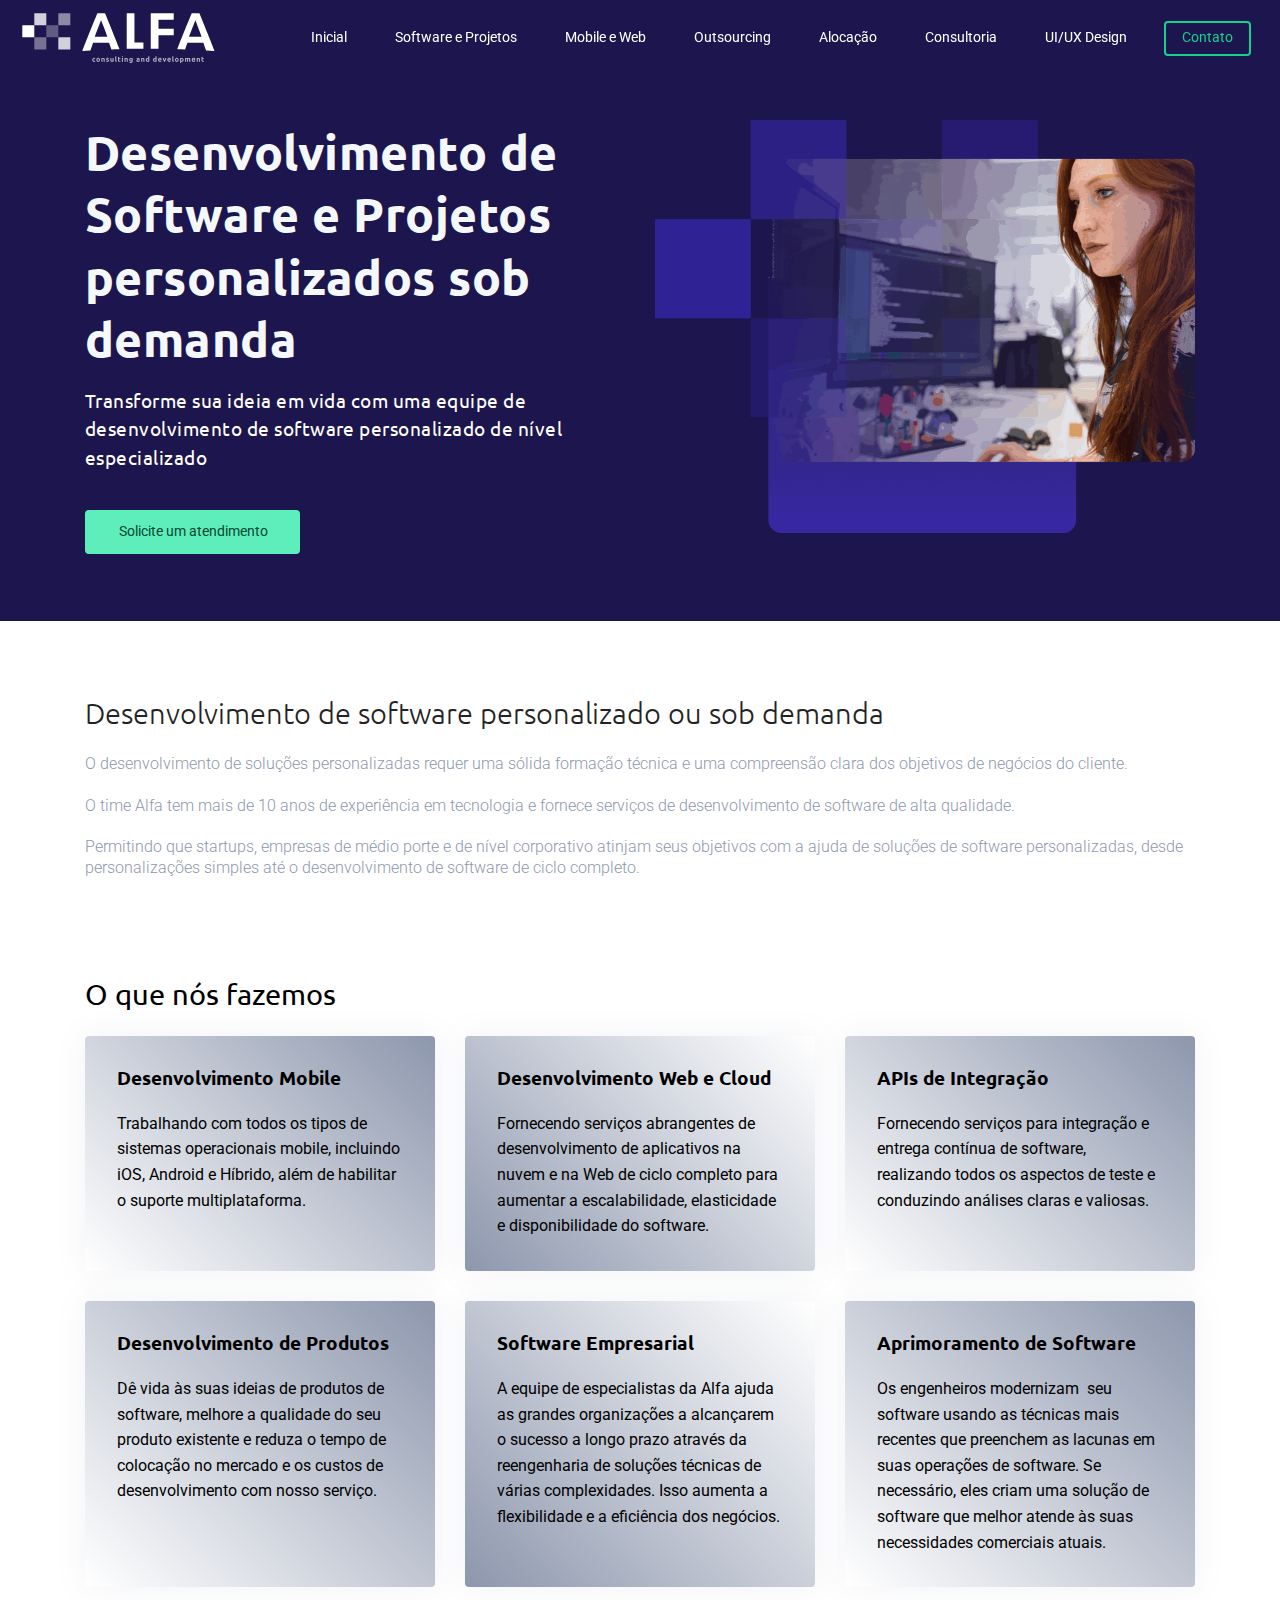
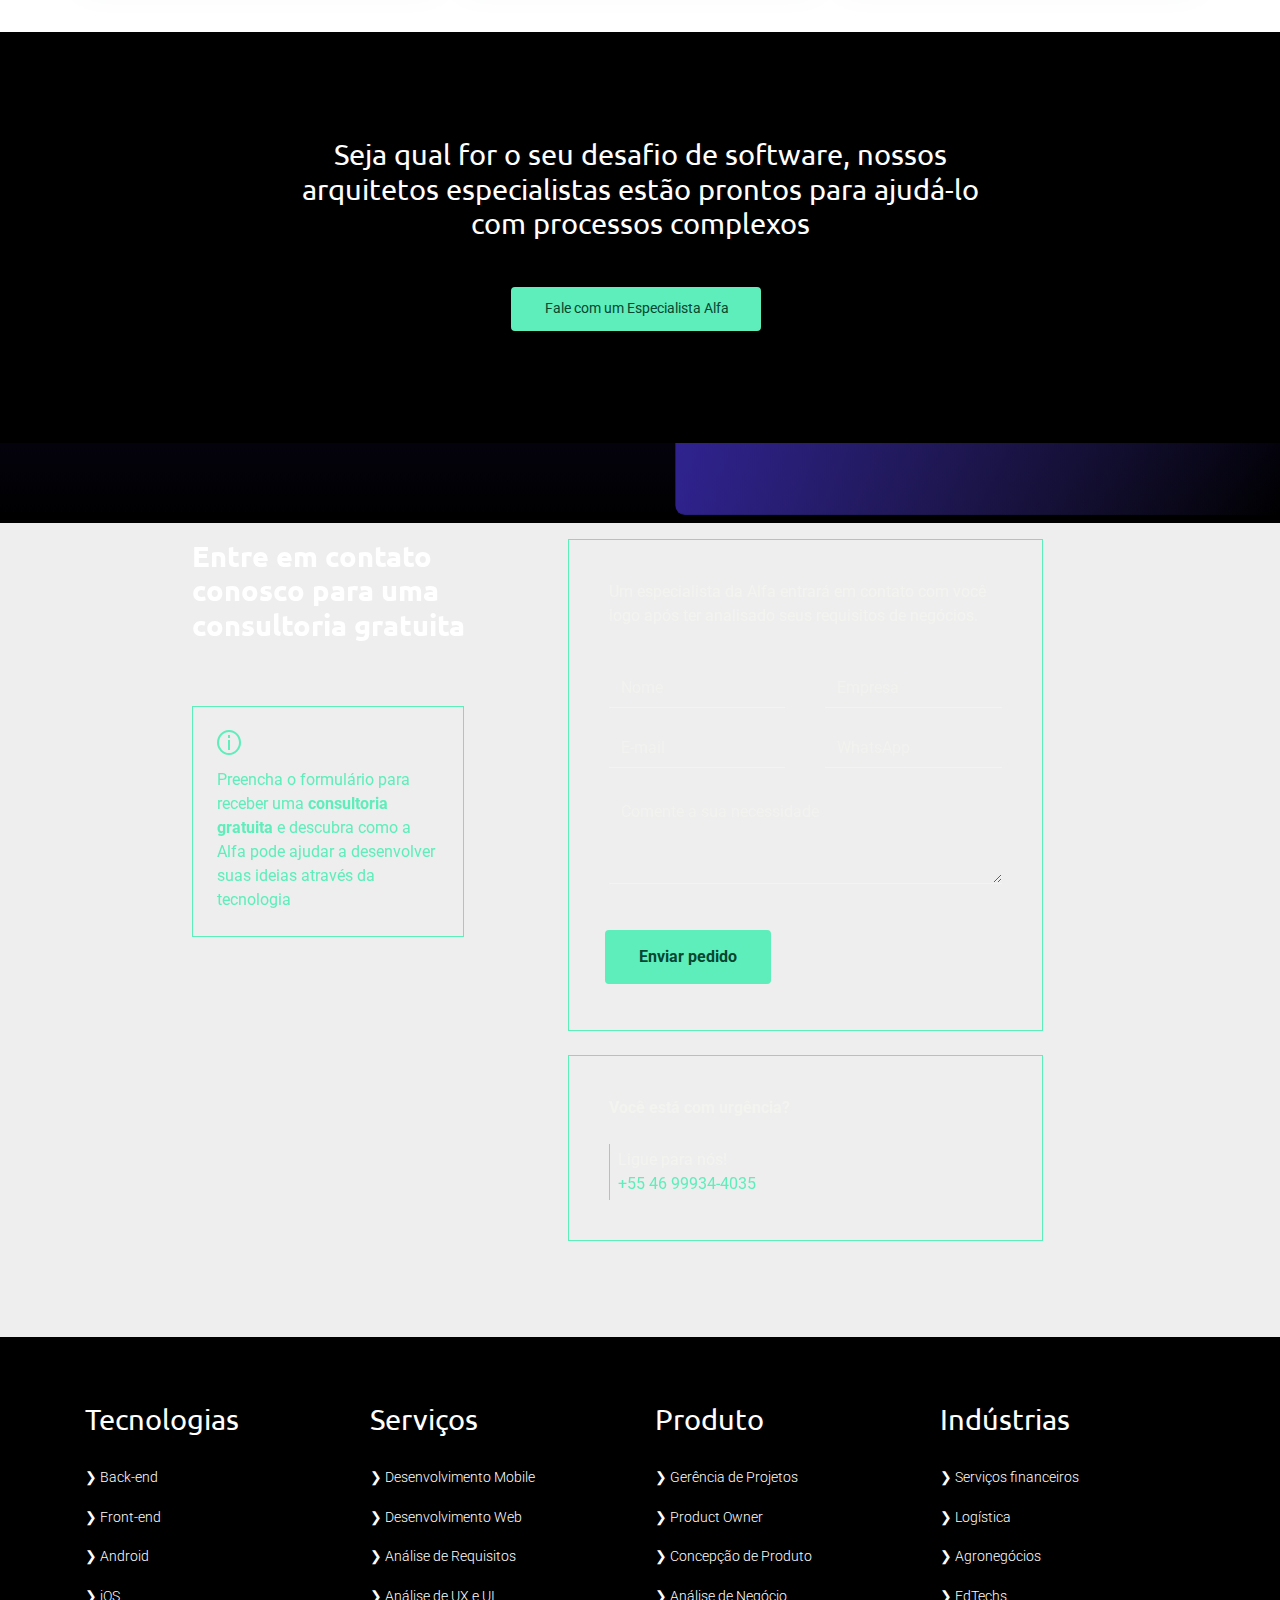
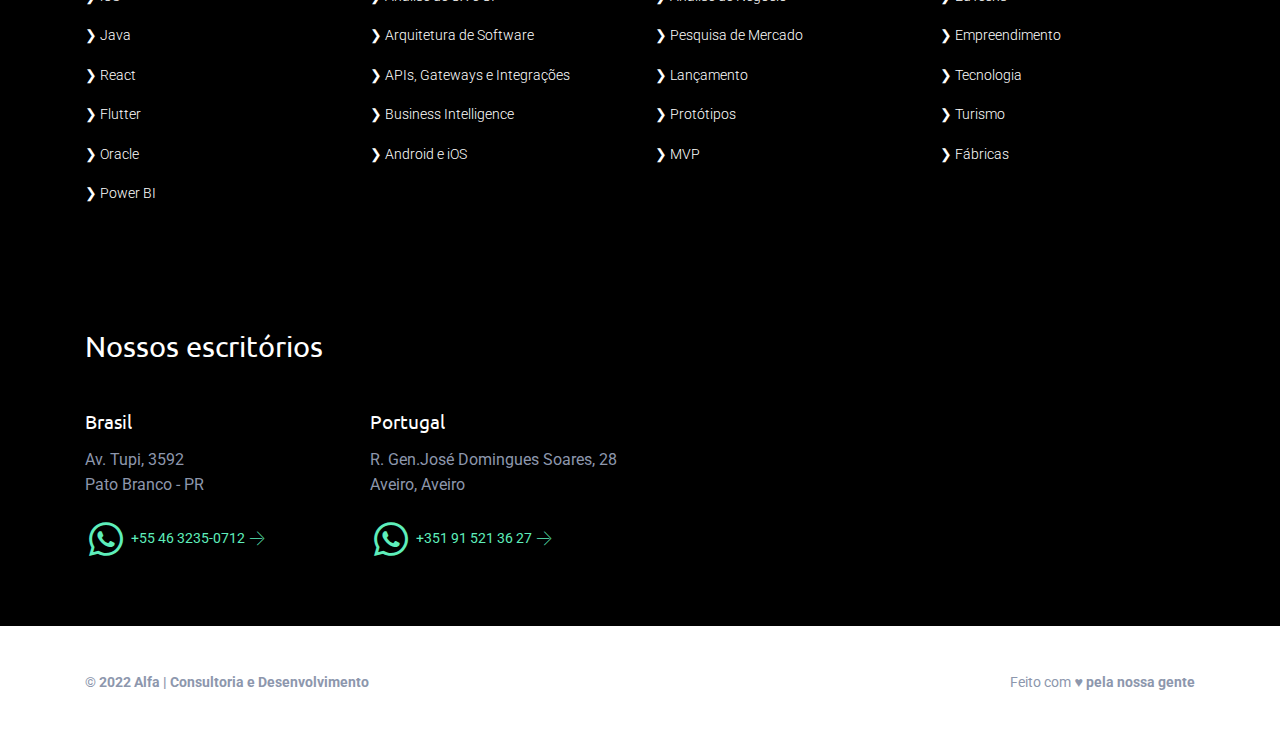
<file: desenvolvimento-software.html>
<!DOCTYPE html>
<html  >
<head>
  
  <meta charset="UTF-8">
  <meta http-equiv="X-UA-Compatible" content="IE=edge">
  
  <meta name="twitter:card" content="summary_large_image"/>
  <meta name="twitter:image:src" content="">
  <meta property="og:image" content="">
  <meta name="twitter:title" content="Desenvolvimento de Software e Projetos personalizados sob demanda">
  <meta name="viewport" content="width=device-width, initial-scale=1, minimum-scale=1">
  <link rel="shortcut icon" href="assets/images/logo-alfa.svg" type="image/x-icon">
  <meta name="description" content="Transforme sua ideia em vida com uma equipe especializada no desenvolvimento de Software e Projetos personalizados">
  
  
  <title>Desenvolvimento de Software e Projetos personalizados sob demanda</title>
  <link rel="stylesheet" href="assets/web/assets/mobirise-icons/mobirise-icons.css">
  <link rel="stylesheet" href="assets/web/assets/mobirise-icons2/mobirise2.css">
  <link rel="stylesheet" href="assets/tether/tether.min.css">
  <link rel="stylesheet" href="assets/bootstrap/css/bootstrap.min.css">
  <link rel="stylesheet" href="assets/bootstrap/css/bootstrap-grid.min.css">
  <link rel="stylesheet" href="assets/bootstrap/css/bootstrap-reboot.min.css">
    <link rel="stylesheet" href="assets/dropdown/css/style.css">
  <link rel="stylesheet" href="assets/formstyler/jquery.formstyler.css">
  <link rel="stylesheet" href="assets/formstyler/jquery.formstyler.theme.css">
  <link rel="stylesheet" href="assets/datepicker/jquery.datetimepicker.min.css">
  <link rel="stylesheet" href="assets/socicon/css/styles.css">
  <link rel="stylesheet" href="assets/theme/css/style.css">
  <link rel="stylesheet" href="assets/recaptcha.css">
  <link rel="preload" href="https://fonts.googleapis.com/css?family=Ubuntu:300,300i,400,400i,500,500i,700,700i&display=swap" as="style" onload="this.onload=null;this.rel='stylesheet'">
  <noscript><link rel="stylesheet" href="https://fonts.googleapis.com/css?family=Ubuntu:300,300i,400,400i,500,500i,700,700i&display=swap"></noscript>
  <link rel="preload" href="https://fonts.googleapis.com/css?family=Roboto:100,100i,300,300i,400,400i,500,500i,700,700i,900,900i&display=swap" as="style" onload="this.onload=null;this.rel='stylesheet'">
  <noscript><link rel="stylesheet" href="https://fonts.googleapis.com/css?family=Roboto:100,100i,300,300i,400,400i,500,500i,700,700i,900,900i&display=swap"></noscript>
  <link rel="preload" as="style" href="assets/mobirise/css/mbr-additional.css"><link rel="stylesheet" href="assets/mobirise/css/mbr-additional.css" type="text/css">
  
  
  
  

</head>
<body>
  
  <section class="menu1 businessm4_menu1 menu cid-tgyLYmFwOX" once="menu" id="menu1-17">

	

	<nav class="navbar navbar-dropdown navbar-fixed-top navbar-expand-lg">
		<div class="navbar-brand">
			<span class="navbar-logo">
				<a href="index.html">
					<img src="assets/images/logo-alfa.svg" alt="Alfa consultorias" style="height: 3.8rem;">
				</a>
			</span>
			
		</div>
		<button class="navbar-toggler" type="button" data-toggle="collapse" data-target="#navbarSupportedContent" aria-controls="navbarNavAltMarkup" aria-expanded="false" aria-label="Toggle navigation">
			<div class="hamburger">
				<span></span>
				<span></span>
				<span></span>
				<span></span>
			</div>
		</button>
		<div class="collapse navbar-collapse" id="navbarSupportedContent">
			<ul class="navbar-nav nav-dropdown" data-app-modern-menu="true"><li class="nav-item">
					<a class="nav-link link text-white text-primary display-4" href="index.html">Inicial</a>
				</li><li class="nav-item"><a class="nav-link link text-white text-primary display-4" href="desenvolvimento-software.html">Software e Projetos</a></li><li class="nav-item"><a class="nav-link link text-white text-primary display-4" href="mobile-web.html">Mobile e Web</a></li><li class="nav-item"><a class="nav-link link text-white text-primary display-4" href="outsourcing.html">Outsourcing</a></li><li class="nav-item"><a class="nav-link link text-white text-primary display-4" href="alocacao-especialistas.html">Alocação</a></li><li class="nav-item"><a class="nav-link link text-white text-primary display-4" href="consultoria.html">Consultoria</a></li><li class="nav-item"><a class="nav-link link text-white text-primary display-4" href="uiux-design.html">UI/UX Design</a></li></ul>
			
			<div class="navbar-buttons mbr-section-btn"><a class="btn btn-sm btn-danger-outline display-4" href="https://web.whatsapp.com/send?phone=5546999344035&text=Ol%C3%A1,%20tenho%20interesse%20nas%20consultorias%20da%20Alfa.">Contato</a></div>
		</div>
	</nav>
</section>

<section class="header4 businessm4_header4 cid-tgyLYnteEJ" id="header4-18">

	

	

	<div class="container">
		<div class="row justify-content-center">
			<div class="mbr-white col-md-12 col-lg-6">
				<div class="typed-text pb-3 align-left display-1">
					<span class="mbr-section-subtitle mbr-fonts-style display-1"><strong>Desenvolvimento de Software e Projetos personalizados sob demanda</strong></span>
					
				</div>
				<p class="mbr-section-text mbr-fonts-style align-left display-5">
					Transforme sua ideia em vida com uma equipe de desenvolvimento de software personalizado de nível especializado</p>
				<div class="pt-3 mbr-section-btn align-left"><a class="btn btn-md btn-danger display-4" type="submit" href="https://web.whatsapp.com/send?phone=5546999344035&text=Ol%C3%A1,%20tenho%20interesse%20nas%20consultorias%20da%20Alfa.">Solicite um atendimento</a></div>
			</div>
			<div class="col-lg-6">
				<div class="mbr-figure">
					<img src="assets/images/desenvolvimento-de-software-1080x825.png" alt="Desenvolvimento de software" title="">
				</div>
			</div>
		</div>
	</div>
	
</section>

<section class="content7 businessm4_content7 cid-tgyVs5jjCj" id="content7-1s">

    

    

    <div class="container">
        <div class="row justify-content-center">
            <div class="col-md-12 align-left">
                <h2 class="mbr-section-title align-left mbr-fonts-style pb-3 mbr-light display-2">Desenvolvimento de software personalizado ou sob demanda</h2>
                <h3 class="mbr-section-subtitle align-left mbr-fonts-style mbr-light display-7">O desenvolvimento de soluções personalizadas requer uma sólida formação técnica e uma compreensão clara dos objetivos de negócios do cliente. <br><br>O time Alfa tem mais de 10 anos de experiência em tecnologia e fornece serviços de desenvolvimento de software de alta qualidade. <br><br>Permitindo que startups, empresas de médio porte e de nível corporativo atinjam seus objetivos com a ajuda de soluções de software personalizadas, desde personalizações simples até o desenvolvimento de software de ciclo completo.</h3>
            </div>
        </div>
    </div>
</section>

<section class="features5 businessm4_features5 cid-tgyP4TMwKH" id="features5-1m">

	

	

	<div class="container">
		<h2 class="mbr-fonts-style mbr-section-title align-center display-2 pb-4">O que nós fazemos</h2>
		

		<div class="row justify-content-left">
			<div class="col-md-6 row-item col-lg-4">
				<div class="wrapper card1">
					<h4 class="mbr-fonts-style mbr-card-title align-left mbr-white display-5"><strong>Desenvolvimento Mobile</strong></h4>

					<p class="mbr-text mbr-fonts-style align-left display-7">Trabalhando com todos os tipos de sistemas operacionais mobile, incluindo iOS, Android e Híbrido, além de habilitar o suporte multiplataforma.<br><br></p>
					
				</div>
			</div>

			<div class="col-md-6 row-item col-lg-4">
				<div class="wrapper card2">
					<h4 class="mbr-fonts-style mbr-card-title align-left mbr-white display-5"><strong>Desenvolvimento Web e Cloud</strong></h4>

					<p class="mbr-text mbr-fonts-style align-left display-7">Fornecendo serviços abrangentes de desenvolvimento de aplicativos na nuvem e na Web de ciclo completo para aumentar a escalabilidade, elasticidade e disponibilidade do software.</p>
					
				</div>
			</div>

			<div class="col-md-6 row-item col-lg-4">
				<div class="wrapper card3">
					<h4 class="mbr-fonts-style mbr-card-title align-left mbr-white display-5"><strong>APIs de Integração</strong></h4>
					<p class="mbr-text mbr-fonts-style align-left display-7">Fornecendo serviços para integração e entrega contínua de software, realizando todos os aspectos de teste e conduzindo análises claras e valiosas.<br><br></p>
					
				</div>
			</div>

			
		</div>
	</div>
</section>

<section class="features5 businessm4_features5 cid-tgyV4HTTcq" id="features5-1r">

	

	

	<div class="container">
		
		

		<div class="row justify-content-left">
			<div class="col-md-6 row-item col-lg-4">
				<div class="wrapper card1">
					<h4 class="mbr-fonts-style mbr-card-title align-left mbr-white display-5"><strong>Desenvolvimento de Produtos</strong></h4>

					<p class="mbr-text mbr-fonts-style align-left display-7">Dê vida às suas ideias de produtos de software, melhore a qualidade do seu produto existente e reduza o tempo de colocação no mercado e os custos de desenvolvimento com nosso serviço.<br><br><br></p>
					
				</div>
			</div>

			<div class="col-md-6 row-item col-lg-4">
				<div class="wrapper card2">
					<h4 class="mbr-fonts-style mbr-card-title align-left mbr-white display-5"><strong>Software Empresarial</strong></h4>

					<p class="mbr-text mbr-fonts-style align-left display-7">A equipe de especialistas da Alfa ajuda as grandes organizações a alcançarem o sucesso a longo prazo através da reengenharia de soluções técnicas de várias complexidades. Isso aumenta a flexibilidade e a eficiência dos negócios.<br><br></p>
					
				</div>
			</div>

			<div class="col-md-6 row-item col-lg-4">
				<div class="wrapper card3">
					<h4 class="mbr-fonts-style mbr-card-title align-left mbr-white display-5"><strong>Aprimoramento de Software</strong></h4>
					<p class="mbr-text mbr-fonts-style align-left display-7">Os engenheiros modernizam&nbsp; seu software usando as técnicas mais recentes que preenchem as lacunas em suas operações de software. Se necessário, eles criam uma solução de software que melhor atende às suas necessidades comerciais atuais.<br></p>
					
				</div>
			</div>

			
		</div>
	</div>
</section>

<section class="info2 businessm4_info2 cid-tgyLYprfUo" id="info2-1f">

	

	

	<div class="container align-left">
		<div class="row justify-content-center">
			<div class="media-container-column mbr-white col-md-10 col-lg-8">
				<h1 class="mbr-section-title align-center pb-3 mbr-fonts-style mbr-black display-2">Seja qual for o seu desafio de software, nossos arquitetos especialistas estão prontos para ajudá-lo com processos complexos</h1>
				
				<div class="mbr-section-btn align-center pt-3"><a class="btn btn-md btn-danger display-4" href="https://web.whatsapp.com/send?phone=5546999344035&text=Ol%C3%A1,%20tenho%20interesse%20nas%20consultorias%20da%20Alfa.">Fale com um Especialista Alfa</a></div>
			</div>
		</div>
	</div>
</section>

<section class="form1 cid-tgyLYpEf31 mbr-parallax-background" id="aform1-1g">

    

    

    <div class="container">
        <div class="row justify-content-center main-row">

            <div class="title-container col-12 col-md-6 col-lg-5">
                <div class="mbr-section-head сol-12">
                    <h4 class="mbr-section-title mbr-fonts-style mb-0 display-2"><strong>Entre em contato conosco para uma consultoria gratuita</strong></h4>
                    
                </div>
                <div class="opinion-container">
                    <div class="opinion-stars">
                        <div class="iconfont-wrapper">
                            <span class="mbr-iconfont mobi-mbri-info mobi-mbri" style="color: rgb(94, 238, 187); fill: rgb(94, 238, 187);"></span>
                        </div>
                    </div>
                    <p class="opinion-comment mbr-fonts-style mb-0 display-7">
                        Preencha o formulário para receber uma <strong>consultoria gratuita</strong> e descubra como a Alfa pode ajudar a desenvolver suas ideias através da tecnologia</p>
                </div>
            </div>

            <div class="content-container col-12 col-md-6 col-lg-7">
                <div class="col-12 mbr-form form-container card-border" data-form-type="formoid">
                    <form action="https://mobirise.eu/" method="POST" class="mbr-form form-with-styler mx-auto" data-form-title="Form Name"><input type="hidden" name="email" data-form-email="true" value="7nGjBiXAu7S7NHLiWMjapMABl3ry9Fg1Pr0gAQFEfVIWJR3Rm8nIyBtCrAzoPXEbeXXy42wmd6RQ+3QUi7cIU6qjxsGDOenH3McwVX/Tkocb8eYaYBuLhYDO/INi+2Sa.6tHptxHfM6ShBkI6bnr4mX7P+N8RbD0wDdkVGjWIALqocJr5qIwBHCg4YEn+jpZWC1f2arAWTxLFnZHzMsu+rO/QjuLWUigcFfLo+YYSV2vqgPkVNfpDB0hzc6Cne8e2">
                        <p class="card-title mbr-fonts-style align-left mb-0 display-7">Um especialista da Alfa entrará em contato com você logo após ter analisado seus requisitos de negócios.<br></p>
                        <div class="row">
                            <div hidden="hidden" data-form-alert="" class="alert alert-success col-12">Obrigado! Nós entraremos em contato.</div>
                            <div hidden="hidden" data-form-alert-danger="" class="alert alert-danger col-12">
                                Oops...! some problem!
                            </div>
                        </div>
                        <div class="dragArea row">
                            <div class="col-12 col-sm-6 form-group" data-for="name">
                                <input type="text" name="name" placeholder="Nome" data-form-field="name" class="form-control" value="" id="name-aform1-1g">
                            </div>
                            <div class="col-12 col-sm-6 form-group" data-for="name">
                                <input type="text" name="last name" placeholder="Empresa" data-form-field="name" class="form-control" value="" id="last name-aform1-1g">
                            </div>
                            <div class="col-12 col-sm-6 form-group" data-for="email">
                                <input type="email" name="email" placeholder="E-mail" data-form-field="email" class="form-control" value="" id="email-aform1-1g">
                            </div>
                            <div data-for="phone" class="col-12 col-sm-6 form-group">
                                <input type="tel" name="phone" placeholder="WhatsApp" data-form-field="phone" class="form-control" value="" id="phone-aform1-1g">
                            </div>
                            <div class="col-12 form-group mb-2" data-for="textarea">
                                    <textarea name="textarea" placeholder="Comente a sua necessidade" data-form-field="textarea" class="form-control" id="textarea-aform1-1g"></textarea>
                            </div>
                            <div class="col-auto mbr-section-btn align-center"><button type="submit" class="btn btn-danger display-7"><strong>Enviar pedido</strong></button></div>
                        </div>
                    </form>
                </div>

                <div class="col-12 phone-container card-border">
                    <p class="card-title mbr-fonts-style align-left mb-0 display-7">
                       <strong>Você está com urgência?</strong></p>
                    <div class="border-text">
                        <p class="card-text mbr-fonts-style align-left mb-0 display-7">
                            Ligue para nós!
                        </p>
                        <p class="card-link-text mbr-fonts-style align-left mb-0 display-7">
                            <a href="#" class="text-danger">+55 46 99934-4035</a>
                        </p>
                    </div>
                </div>

                

            </div>
        </div>
    </div>
</section>

<section class="footer1 cid-tgyLYqstYg" once="footers" id="footer1-1h">

    
    

    
    <div class="container">
        <div class="row mbr-white">
            
            <div class="col-lg-3 link-item">
                <h5 class="mbr-section-subtitle mbr-fonts-style display-2">
                    Tecnologias</h5>
                <ul class="list mbr-fonts-style display-4">
                    <li class="mbr-text item-wrap">❯ Back-end</li><li class="mbr-text item-wrap">❯ Front-end</li><li class="mbr-text item-wrap">❯ Android</li><li class="mbr-text item-wrap">❯ iOS</li><li class="mbr-text item-wrap">❯ Java</li><li class="mbr-text item-wrap">❯ React</li><li class="mbr-text item-wrap">❯ Flutter</li><li class="mbr-text item-wrap">❯ Oracle</li><li class="mbr-text item-wrap">❯ Power BI</li>
                </ul>
            </div>
            <div class="col-lg-3 link-item">
                <h5 class="mbr-section-subtitle mbr-fonts-style display-2">
                    Serviços</h5>
                <ul class="list mbr-fonts-style display-4">
                    <li class="mbr-text item-wrap">❯ Desenvolvimento Mobile</li><li class="mbr-text item-wrap">❯ Desenvolvimento Web</li><li class="mbr-text item-wrap">❯ Análise de Requisitos</li><li class="mbr-text item-wrap">❯ Análise de UX e UI</li><li class="mbr-text item-wrap">❯ Arquitetura de Software</li><li class="mbr-text item-wrap">❯ APIs, Gateways e Integrações</li><li class="mbr-text item-wrap">❯ Business Intelligence</li><li class="mbr-text item-wrap">❯ Android e iOS</li><li class="mbr-text item-wrap"><br></li>
                </ul>
            </div>
            <div class="col-lg-3 link-item">
                <h5 class="mbr-section-subtitle mbr-fonts-style display-2">
                    Produto</h5>
                <ul class="list mbr-fonts-style display-4">
                    <li class="mbr-text item-wrap">❯ Gerência de Projetos</li><li class="mbr-text item-wrap">❯ Product Owner</li><li class="mbr-text item-wrap">❯ Concepção de Produto&nbsp;</li><li class="mbr-text item-wrap">❯ Análise de Negócio</li><li class="mbr-text item-wrap">❯ Pesquisa de Mercado</li><li class="mbr-text item-wrap">❯ Lançamento</li><li class="mbr-text item-wrap">❯ Protótipos</li><li class="mbr-text item-wrap">❯ MVP</li><li class="mbr-text item-wrap"><br></li>
                </ul>
            </div>
             <div class="col-lg-3 link-item">
                <h5 class="mbr-section-subtitle mbr-fonts-style display-2">
                    Indústrias</h5>
                <ul class="list mbr-fonts-style display-4">
                    <li class="mbr-text item-wrap">❯ Serviços financeiros</li><li class="mbr-text item-wrap">❯ Logística</li><li class="mbr-text item-wrap">❯ Agronegócios</li><li class="mbr-text item-wrap">❯ EdTechs</li><li class="mbr-text item-wrap">❯ Empreendimento</li><li class="mbr-text item-wrap">❯ Tecnologia</li><li class="mbr-text item-wrap">❯ Turismo</li><li class="mbr-text item-wrap">❯ Fábricas</li><li class="mbr-text item-wrap"><br></li><li class="mbr-text item-wrap"><br></li>
                </ul>
            </div>
            
        </div>
    </div>
</section>

<section class="features20 businessm4_features20 cid-tgyLYqTmZO" id="features20-1i">

    

    

    <div class="container">
        <h2 class="mbr-fonts-style mbr-section-title align-center display-2">Nossos escritórios</h2>

        

        <div class="row pt-5 justify-content-start">
            <div class="col-md-6 row-item col-lg-3">
                <h4 class="mbr-fonts-style mbr-card-title align-left pb-2 display-5">Brasil</h4>

                <p class="mbr-text mbr-fonts-style align-left display-7">Av. Tupi, 3592<br>Pato Branco - PR<br></p>
                <div class="mbr-section-btn align-left"><a class="btn-underline text-danger display-4" href="#"><span class="socicon socicon-whatsapp mbr-iconfont mbr-iconfont-btn"></span>+55 46 3235-0712</a></div>
            </div>

            <div class="col-md-6 row-item col-lg-3">
                <h4 class="mbr-fonts-style mbr-card-title align-left pb-2 display-5">Portugal</h4>

                <p class="mbr-text mbr-fonts-style align-left display-7">R. Gen.José Domingues Soares, 28<br> Aveiro, Aveiro<br></p>
                <div class="mbr-section-btn align-left"><a class="btn-underline text-danger display-4" href="#"><span class="socicon socicon-whatsapp mbr-iconfont mbr-iconfont-btn"></span>+351 91 521 36 27</a></div>
            </div>

            

            
        </div>
    </div>
</section>

<section class="footer4 businessm4_footer4 cid-tgyLYrR5IH" id="footer4-1j">

	

	

	<div class="container">
		<div class="row">
			<div class="col-md-12 text1 col-lg-6">
				<p class="mbr-text mbr-bold links mbr-fonts-style align-left display-4">© 2022 Alfa | Consultoria e Desenvolvimento<br></p>
			</div>
			<div class="col-md-12 copyright align-right text2 col-lg-6">
				<p class="mbr-text mbr-bold mbr-fonts-style display-4"><span style="font-weight: normal;">Feito com&nbsp;♥ </span>pela nossa gente</p>
			</div>
			<div class="col-lg-4 col-md-12">
				
			</div>
		</div>
	</div>
</section>


<script src="assets/web/assets/jquery/jquery.min.js"></script>
  <script src="assets/popper/popper.min.js"></script>
  <script src="assets/tether/tether.min.js"></script>
  <script src="assets/bootstrap/js/bootstrap.min.js"></script>
  <script src="assets/smoothscroll/smooth-scroll.js"></script>
      <script src="assets/dropdown/js/nav-dropdown.js"></script>
  <script src="assets/dropdown/js/navbar-dropdown.js"></script>
  <script src="assets/touch-swipe/jquery.touch-swipe.min.js"></script>
  <script src="assets/typed/typed.min.js"></script>
  <script src="assets/formstyler/jquery.formstyler.js"></script>
  <script src="assets/formstyler/jquery.formstyler.min.js"></script>
  <script src="assets/datepicker/jquery.datetimepicker.full.js"></script>
  <script src="assets/parallax/jarallax.min.js"></script>
  <script src="assets/theme/js/script.js"></script>
  <script src="assets/formoid.min.js"></script>
  
  
  

</body>
</html>
</file>
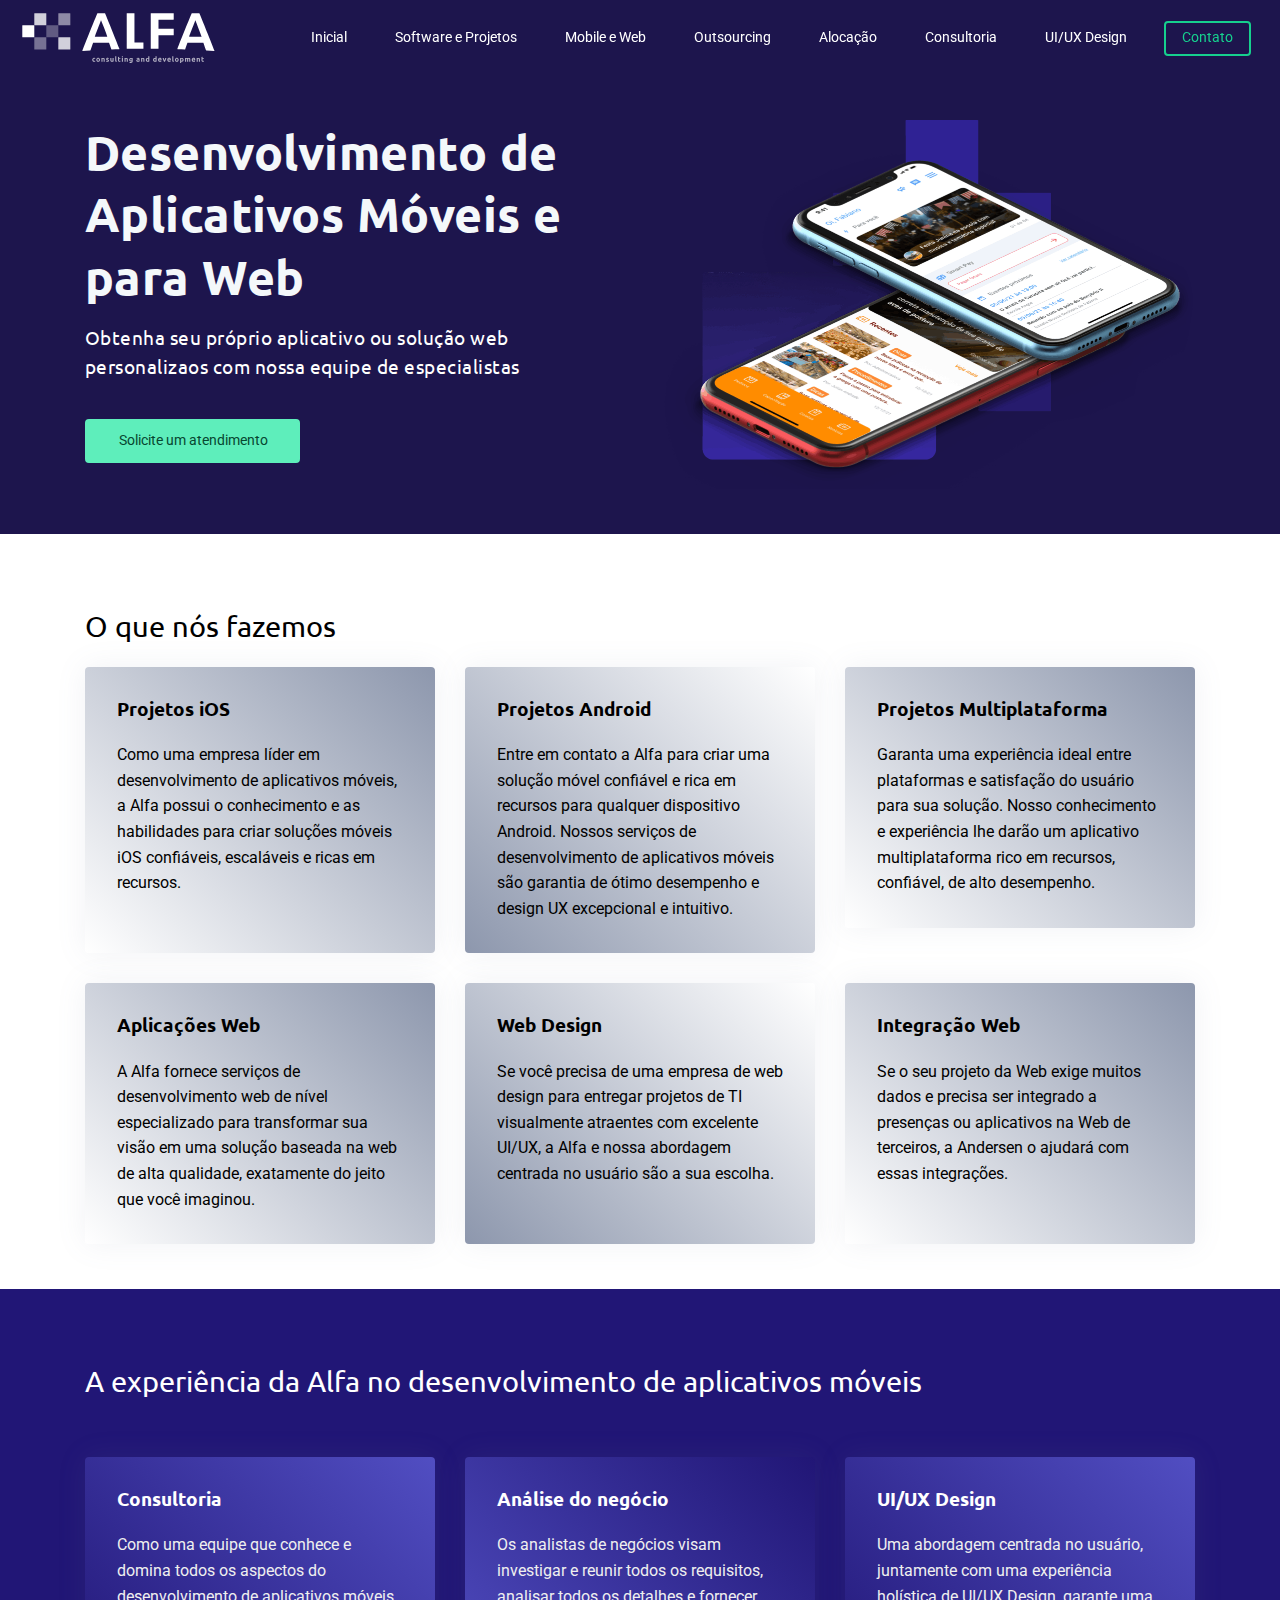
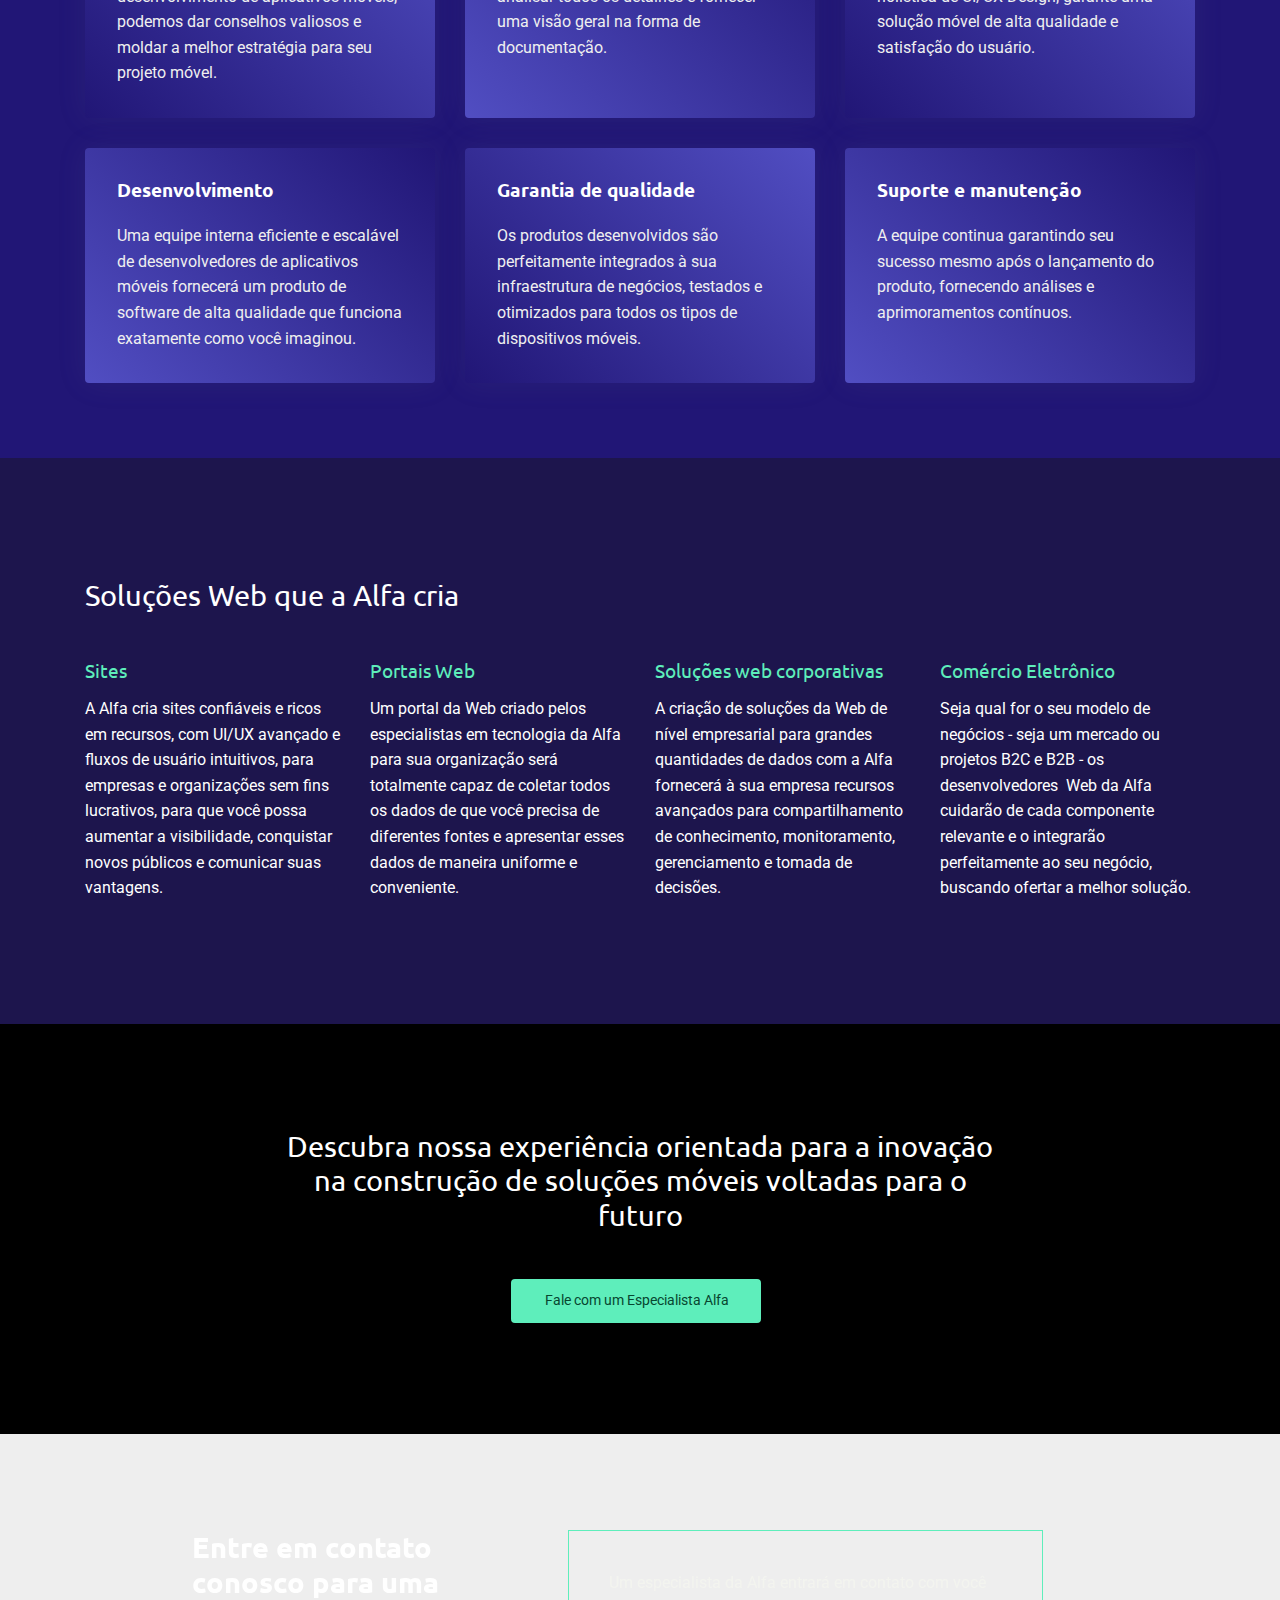
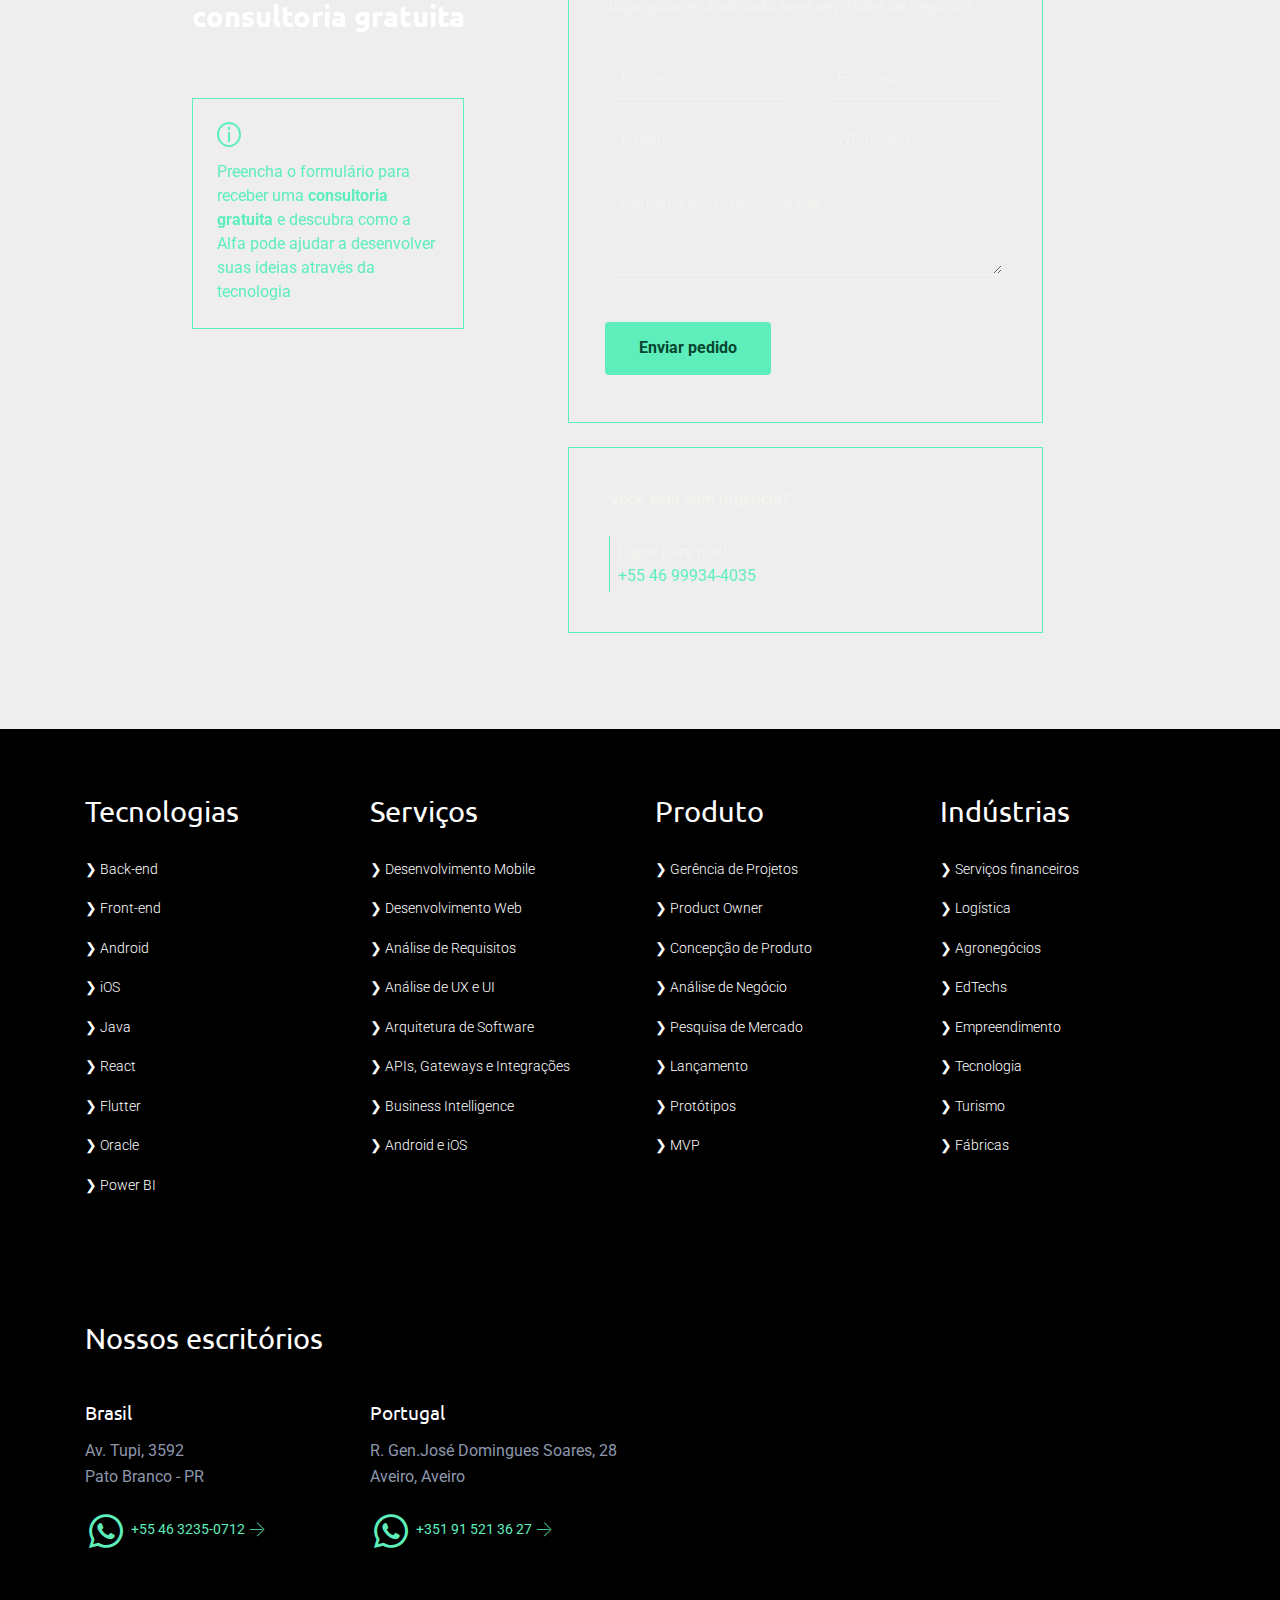
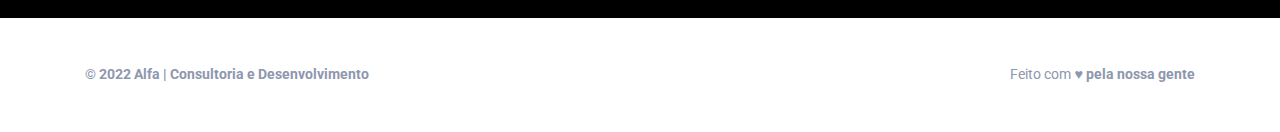
<file: mobile-web.html>
<!DOCTYPE html>
<html  >
<head>
  
  <meta charset="UTF-8">
  <meta http-equiv="X-UA-Compatible" content="IE=edge">
  
  <meta name="twitter:card" content="summary_large_image"/>
  <meta name="twitter:image:src" content="">
  <meta property="og:image" content="">
  <meta name="twitter:title" content="Desenvolvimento de Aplicativos Móveis e Web">
  <meta name="viewport" content="width=device-width, initial-scale=1, minimum-scale=1">
  <link rel="shortcut icon" href="assets/images/logo-alfa.svg" type="image/x-icon">
  <meta name="description" content="Obtenha seu próprio aplicativo ou solução web personalizados com nossa equipe de especialistas.">
  
  
  <title>Desenvolvimento de Aplicativos Móveis e Web</title>
  <link rel="stylesheet" href="assets/web/assets/mobirise-icons/mobirise-icons.css">
  <link rel="stylesheet" href="assets/web/assets/mobirise-icons2/mobirise2.css">
  <link rel="stylesheet" href="assets/tether/tether.min.css">
  <link rel="stylesheet" href="assets/bootstrap/css/bootstrap.min.css">
  <link rel="stylesheet" href="assets/bootstrap/css/bootstrap-grid.min.css">
  <link rel="stylesheet" href="assets/bootstrap/css/bootstrap-reboot.min.css">
    <link rel="stylesheet" href="assets/dropdown/css/style.css">
  <link rel="stylesheet" href="assets/formstyler/jquery.formstyler.css">
  <link rel="stylesheet" href="assets/formstyler/jquery.formstyler.theme.css">
  <link rel="stylesheet" href="assets/datepicker/jquery.datetimepicker.min.css">
  <link rel="stylesheet" href="assets/socicon/css/styles.css">
  <link rel="stylesheet" href="assets/theme/css/style.css">
  <link rel="stylesheet" href="assets/recaptcha.css">
  <link rel="preload" href="https://fonts.googleapis.com/css?family=Ubuntu:300,300i,400,400i,500,500i,700,700i&display=swap" as="style" onload="this.onload=null;this.rel='stylesheet'">
  <noscript><link rel="stylesheet" href="https://fonts.googleapis.com/css?family=Ubuntu:300,300i,400,400i,500,500i,700,700i&display=swap"></noscript>
  <link rel="preload" href="https://fonts.googleapis.com/css?family=Roboto:100,100i,300,300i,400,400i,500,500i,700,700i,900,900i&display=swap" as="style" onload="this.onload=null;this.rel='stylesheet'">
  <noscript><link rel="stylesheet" href="https://fonts.googleapis.com/css?family=Roboto:100,100i,300,300i,400,400i,500,500i,700,700i,900,900i&display=swap"></noscript>
  <link rel="preload" as="style" href="assets/mobirise/css/mbr-additional.css"><link rel="stylesheet" href="assets/mobirise/css/mbr-additional.css" type="text/css">
  
  
  
  

</head>
<body>
  
  <section class="menu1 businessm4_menu1 menu cid-tgz0tFTARX" once="menu" id="menu1-1t">

	

	<nav class="navbar navbar-dropdown navbar-fixed-top navbar-expand-lg">
		<div class="navbar-brand">
			<span class="navbar-logo">
				<a href="index.html">
					<img src="assets/images/logo-alfa.svg" alt="Alfa consultorias" style="height: 3.8rem;">
				</a>
			</span>
			
		</div>
		<button class="navbar-toggler" type="button" data-toggle="collapse" data-target="#navbarSupportedContent" aria-controls="navbarNavAltMarkup" aria-expanded="false" aria-label="Toggle navigation">
			<div class="hamburger">
				<span></span>
				<span></span>
				<span></span>
				<span></span>
			</div>
		</button>
		<div class="collapse navbar-collapse" id="navbarSupportedContent">
			<ul class="navbar-nav nav-dropdown" data-app-modern-menu="true"><li class="nav-item">
					<a class="nav-link link text-white text-primary display-4" href="index.html">Inicial</a>
				</li><li class="nav-item"><a class="nav-link link text-white text-primary display-4" href="desenvolvimento-software.html">Software e Projetos</a></li><li class="nav-item"><a class="nav-link link text-white text-primary display-4" href="mobile-web.html">Mobile e Web</a></li><li class="nav-item"><a class="nav-link link text-white text-primary display-4" href="outsourcing.html">Outsourcing</a></li><li class="nav-item"><a class="nav-link link text-white text-primary display-4" href="alocacao-especialistas.html">Alocação</a></li><li class="nav-item"><a class="nav-link link text-white text-primary display-4" href="consultoria.html">Consultoria</a></li><li class="nav-item"><a class="nav-link link text-white text-primary display-4" href="uiux-design.html">UI/UX Design</a></li></ul>
			
			<div class="navbar-buttons mbr-section-btn"><a class="btn btn-sm btn-danger-outline display-4" href="https://web.whatsapp.com/send?phone=5546999344035&text=Ol%C3%A1,%20tenho%20interesse%20nas%20consultorias%20da%20Alfa.">Contato</a></div>
		</div>
	</nav>
</section>

<section class="header4 businessm4_header4 cid-tgz0tGJzqc" id="header4-1u">

	

	

	<div class="container">
		<div class="row justify-content-center">
			<div class="mbr-white col-md-12 col-lg-6">
				<div class="typed-text pb-3 align-left display-1">
					<span class="mbr-section-subtitle mbr-fonts-style display-1"><strong>Desenvolvimento de Aplicativos Móveis e para Web</strong><br></span>
					
				</div>
				<p class="mbr-section-text mbr-fonts-style align-left display-5">
					Obtenha seu próprio aplicativo ou solução web personalizaos com nossa equipe de especialistas</p>
				<div class="pt-3 mbr-section-btn align-left"><a class="btn btn-md btn-danger display-4" type="submit" href="https://web.whatsapp.com/send?phone=5546999344035&text=Ol%C3%A1,%20tenho%20interesse%20nas%20consultorias%20da%20Alfa.">Solicite um atendimento</a></div>
			</div>
			<div class="col-lg-6">
				<div class="mbr-figure">
					<img src="assets/images/desenvolvimento-mobile-web-1080x737.png" alt="Desenvolvimento mobile" title="">
				</div>
			</div>
		</div>
	</div>
	
</section>

<section class="features5 businessm4_features5 cid-tgz0tHme9e" id="features5-1w">

	

	

	<div class="container">
		<h2 class="mbr-fonts-style mbr-section-title align-center display-2 pb-4">O que nós fazemos</h2>
		

		<div class="row justify-content-left">
			<div class="col-md-6 row-item col-lg-4">
				<div class="wrapper card1">
					<h4 class="mbr-fonts-style mbr-card-title align-left mbr-white display-5"><strong>Projetos iOS</strong></h4>

					<p class="mbr-text mbr-fonts-style align-left display-7">Como uma empresa líder em desenvolvimento de aplicativos móveis, a Alfa possui o conhecimento e as habilidades para criar soluções móveis iOS confiáveis, escaláveis ​​e ricas em recursos.<br><br></p>
					
				</div>
			</div>

			<div class="col-md-6 row-item col-lg-4">
				<div class="wrapper card2">
					<h4 class="mbr-fonts-style mbr-card-title align-left mbr-white display-5"><strong>Projetos Android</strong></h4>

					<p class="mbr-text mbr-fonts-style align-left display-7">Entre em contato a Alfa para criar uma solução móvel confiável e rica em recursos para qualquer dispositivo Android. Nossos serviços de desenvolvimento de aplicativos móveis são garantia de ótimo desempenho e design UX excepcional e intuitivo.</p>
					
				</div>
			</div>

			<div class="col-md-6 row-item col-lg-4">
				<div class="wrapper card3">
					<h4 class="mbr-fonts-style mbr-card-title align-left mbr-white display-5"><strong>Projetos Multiplataforma</strong></h4>
					<p class="mbr-text mbr-fonts-style align-left display-7">Garanta uma experiência ideal entre plataformas e satisfação do usuário para sua solução. Nosso conhecimento e experiência lhe darão um aplicativo multiplataforma rico em recursos, confiável, de alto desempenho.<br></p>
					
				</div>
			</div>

			
		</div>
	</div>
</section>

<section class="features5 businessm4_features5 cid-tgz0tHJD4i" id="features5-1x">

	

	

	<div class="container">
		
		

		<div class="row justify-content-left">
			<div class="col-md-6 row-item col-lg-4">
				<div class="wrapper card1">
					<h4 class="mbr-fonts-style mbr-card-title align-left mbr-white display-5"><strong>Aplicações Web</strong></h4>

					<p class="mbr-text mbr-fonts-style align-left display-7">A Alfa fornece serviços de desenvolvimento web de nível especializado para transformar sua visão em uma solução baseada na web de alta qualidade, exatamente do jeito que você imaginou.<br></p>
					
				</div>
			</div>

			<div class="col-md-6 row-item col-lg-4">
				<div class="wrapper card2">
					<h4 class="mbr-fonts-style mbr-card-title align-left mbr-white display-5"><strong>Web Design</strong></h4>

					<p class="mbr-text mbr-fonts-style align-left display-7">Se você precisa de uma empresa de web design para entregar projetos de TI visualmente atraentes com excelente UI/UX, a Alfa e nossa abordagem centrada no usuário são a sua escolha.<br><br></p>
					
				</div>
			</div>

			<div class="col-md-6 row-item col-lg-4">
				<div class="wrapper card3">
					<h4 class="mbr-fonts-style mbr-card-title align-left mbr-white display-5"><strong>Integração Web</strong></h4>
					<p class="mbr-text mbr-fonts-style align-left display-7">Se o seu projeto da Web exige muitos dados e precisa ser integrado a presenças ou aplicativos na Web de terceiros, a Andersen o ajudará com essas integrações.<br><br></p>
					
				</div>
			</div>

			
		</div>
	</div>
</section>

<section class="features5 businessm4_features5 cid-tgJLUDGDb0" id="features5-45">

	

	

	<div class="container">
		<h2 class="mbr-fonts-style mbr-section-title align-center display-2 pb-4">A experiência da Alfa no desenvolvimento de aplicativos móveis<br><br></h2>
		

		<div class="row justify-content-left">
			<div class="col-md-6 row-item col-lg-4">
				<div class="wrapper card1">
					<h4 class="mbr-fonts-style mbr-card-title align-left mbr-white display-5"><strong>Consultoria</strong></h4>

					<p class="mbr-text mbr-fonts-style align-left display-7">Como uma equipe que conhece e domina todos os aspectos do desenvolvimento de aplicativos móveis, podemos dar conselhos valiosos e moldar a melhor estratégia para seu projeto móvel.</p>
					
				</div>
			</div>

			<div class="col-md-6 row-item col-lg-4">
				<div class="wrapper card2">
					<h4 class="mbr-fonts-style mbr-card-title align-left mbr-white display-5"><strong>Análise do negócio</strong></h4>

					<p class="mbr-text mbr-fonts-style align-left display-7">Os analistas de negócios visam investigar e reunir todos os requisitos, analisar todos os detalhes e fornecer uma visão geral na forma de documentação.<br><br></p>
					
				</div>
			</div>

			<div class="col-md-6 row-item col-lg-4">
				<div class="wrapper card3">
					<h4 class="mbr-fonts-style mbr-card-title align-left mbr-white display-5"><strong>UI/UX Design</strong></h4>
					<p class="mbr-text mbr-fonts-style align-left display-7">Uma abordagem centrada no usuário, juntamente com uma experiência holística de UI/UX Design, garante uma solução móvel de alta qualidade e satisfação do usuário.<br><br></p>
					
				</div>
			</div>

			
		</div>
	</div>
</section>

<section class="features5 businessm4_features5 cid-tgJMh5tIIB" id="features5-46">

	

	

	<div class="container">
		
		

		<div class="row justify-content-left">
			<div class="col-md-6 row-item col-lg-4">
				<div class="wrapper card1">
					<h4 class="mbr-fonts-style mbr-card-title align-left mbr-white display-5"><strong>Desenvolvimento</strong></h4>

					<p class="mbr-text mbr-fonts-style align-left display-7">Uma equipe interna eficiente e escalável de desenvolvedores de aplicativos móveis fornecerá um produto de software de alta qualidade que funciona exatamente como você imaginou.</p>
					
				</div>
			</div>

			<div class="col-md-6 row-item col-lg-4">
				<div class="wrapper card2">
					<h4 class="mbr-fonts-style mbr-card-title align-left mbr-white display-5"><strong>Garantia de qualidade</strong></h4>

					<p class="mbr-text mbr-fonts-style align-left display-7">Os produtos desenvolvidos são perfeitamente integrados à sua infraestrutura de negócios, testados e otimizados para todos os tipos de dispositivos móveis.</p>
					
				</div>
			</div>

			<div class="col-md-6 row-item col-lg-4">
				<div class="wrapper card3">
					<h4 class="mbr-fonts-style mbr-card-title align-left mbr-white display-5"><strong>Suporte e manutenção</strong></h4>
					<p class="mbr-text mbr-fonts-style align-left display-7">A equipe continua garantindo seu sucesso mesmo após o lançamento do produto, fornecendo análises e aprimoramentos contínuos.<br><br></p>
					
				</div>
			</div>

			
		</div>
	</div>
</section>

<section class="features20 businessm4_features20 cid-tgzhpmTJKc" id="features20-23">

    

    

    <div class="container">
        <h2 class="mbr-fonts-style mbr-section-title align-center display-2">Soluções Web que a Alfa cria</h2>

        

        <div class="row pt-5 justify-content-center">
            <div class="col-md-6 row-item col-lg-3">
                <h4 class="mbr-fonts-style mbr-card-title align-left pb-2 display-5">Sites</h4>

                <p class="mbr-text mbr-fonts-style align-left display-7">A Alfa cria sites confiáveis ​​e ricos em recursos, com UI/UX avançado e fluxos de usuário intuitivos, para empresas e organizações sem fins lucrativos, para que você possa aumentar a visibilidade, conquistar novos públicos e comunicar suas vantagens.</p>
                
            </div>

            <div class="col-md-6 row-item col-lg-3">
                <h4 class="mbr-fonts-style mbr-card-title align-left pb-2 display-5">Portais Web</h4>

                <p class="mbr-text mbr-fonts-style align-left display-7">Um portal da Web criado pelos especialistas em tecnologia da Alfa para sua organização será totalmente capaz de coletar todos os dados de que você precisa de diferentes fontes e apresentar esses dados de maneira uniforme e conveniente.</p>
                
            </div>

            <div class="col-md-6 row-item col-lg-3">
                <h4 class="mbr-fonts-style mbr-card-title align-left pb-2 display-5">Soluções web corporativas</h4>
                <p class="mbr-text mbr-fonts-style align-left display-7">A criação de soluções da Web de nível empresarial para grandes quantidades de dados com a Alfa fornecerá à sua empresa recursos avançados para compartilhamento de conhecimento, monitoramento, gerenciamento e tomada de decisões.</p>
                
            </div>

            <div class="col-md-6 row-item col-lg-3">
                <h4 class="mbr-fonts-style mbr-card-title align-left pb-2 display-5">Comércio Eletrônico</h4>
                <p class="mbr-text mbr-fonts-style align-left display-7">Seja qual for o seu modelo de negócios - seja um mercado ou projetos B2C e B2B - os desenvolvedores&nbsp; Web da Alfa cuidarão de cada componente relevante e o integrarão perfeitamente ao seu negócio, buscando ofertar a melhor solução.</p>
                
            </div>
        </div>
    </div>
</section>

<section class="info2 businessm4_info2 cid-tgz0tI3bHG" id="info2-1y">

	

	

	<div class="container align-left">
		<div class="row justify-content-center">
			<div class="media-container-column mbr-white col-md-10 col-lg-8">
				<h1 class="mbr-section-title align-center pb-3 mbr-fonts-style mbr-black display-2">Descubra nossa experiência orientada para a inovação na construção de soluções móveis voltadas para o futuro</h1>
				
				<div class="mbr-section-btn align-center pt-3"><a class="btn btn-md btn-danger display-4" href="https://web.whatsapp.com/send?phone=5546999344035&text=Ol%C3%A1,%20tenho%20interesse%20nas%20consultorias%20da%20Alfa.">Fale com um Especialista Alfa</a></div>
			</div>
		</div>
	</div>
</section>

<section class="form1 cid-tgz0tIfUyI mbr-parallax-background" id="aform1-1z">

    

    

    <div class="container">
        <div class="row justify-content-center main-row">

            <div class="title-container col-12 col-md-6 col-lg-5">
                <div class="mbr-section-head сol-12">
                    <h4 class="mbr-section-title mbr-fonts-style mb-0 display-2"><strong>Entre em contato conosco para uma consultoria gratuita</strong></h4>
                    
                </div>
                <div class="opinion-container">
                    <div class="opinion-stars">
                        <div class="iconfont-wrapper">
                            <span class="mbr-iconfont mobi-mbri-info mobi-mbri" style="color: rgb(94, 238, 187); fill: rgb(94, 238, 187);"></span>
                        </div>
                    </div>
                    <p class="opinion-comment mbr-fonts-style mb-0 display-7">
                        Preencha o formulário para receber uma <strong>consultoria gratuita</strong> e descubra como a Alfa pode ajudar a desenvolver suas ideias através da tecnologia</p>
                </div>
            </div>

            <div class="content-container col-12 col-md-6 col-lg-7">
                <div class="col-12 mbr-form form-container card-border" data-form-type="formoid">
                    <form action="https://mobirise.eu/" method="POST" class="mbr-form form-with-styler mx-auto" data-form-title="Form Name"><input type="hidden" name="email" data-form-email="true" value="VpiIaK8KeTdC4BFN4TtBPGvjtnCwdV6sOvyrRDRzzr78DJ5n7L+aljCc74/j7TjZv4VBWJGO4oiNJz3ORLvtxxosKTFv3bmhLzm9CSKJkbMAQ+btTKhV09WSxXT7nL8q.5LHvJVmR5Pl3++UuDG/YUC1IunGL0aolpB5uSN9k5AlxH6kARi7N6TenRJghVdXTfN3kAiJBodgpXpFhDGcHHmSgQvTkQ1Eq8lSvIs30GGxPz+Oza23gR6pL0KYT5QjW">
                        <p class="card-title mbr-fonts-style align-left mb-0 display-7">Um especialista da Alfa entrará em contato com você logo após ter analisado seus requisitos de negócios.<br></p>
                        <div class="row">
                            <div hidden="hidden" data-form-alert="" class="alert alert-success col-12">Obrigado! Nós entraremos em contato.</div>
                            <div hidden="hidden" data-form-alert-danger="" class="alert alert-danger col-12">
                                Oops...! some problem!
                            </div>
                        </div>
                        <div class="dragArea row">
                            <div class="col-12 col-sm-6 form-group" data-for="name">
                                <input type="text" name="name" placeholder="Nome" data-form-field="name" class="form-control" value="" id="name-aform1-1z">
                            </div>
                            <div class="col-12 col-sm-6 form-group" data-for="name">
                                <input type="text" name="last name" placeholder="Empresa" data-form-field="name" class="form-control" value="" id="last name-aform1-1z">
                            </div>
                            <div class="col-12 col-sm-6 form-group" data-for="email">
                                <input type="email" name="email" placeholder="E-mail" data-form-field="email" class="form-control" value="" id="email-aform1-1z">
                            </div>
                            <div data-for="phone" class="col-12 col-sm-6 form-group">
                                <input type="tel" name="phone" placeholder="WhatsApp" data-form-field="phone" class="form-control" value="" id="phone-aform1-1z">
                            </div>
                            <div class="col-12 form-group mb-2" data-for="textarea">
                                    <textarea name="textarea" placeholder="Comente a sua necessidade" data-form-field="textarea" class="form-control" id="textarea-aform1-1z"></textarea>
                            </div>
                            <div class="col-auto mbr-section-btn align-center"><button type="submit" class="btn btn-danger display-7"><strong>Enviar pedido</strong></button></div>
                        </div>
                    </form>
                </div>

                <div class="col-12 phone-container card-border">
                    <p class="card-title mbr-fonts-style align-left mb-0 display-7">
                       <strong>Você está com urgência?</strong></p>
                    <div class="border-text">
                        <p class="card-text mbr-fonts-style align-left mb-0 display-7">
                            Ligue para nós!
                        </p>
                        <p class="card-link-text mbr-fonts-style align-left mb-0 display-7">
                            <a href="#" class="text-danger">+55 46 99934-4035</a>
                        </p>
                    </div>
                </div>

                

            </div>
        </div>
    </div>
</section>

<section class="footer1 cid-tgz0tICA6S" once="footers" id="footer1-20">

    
    

    
    <div class="container">
        <div class="row mbr-white">
            
            <div class="col-lg-3 link-item">
                <h5 class="mbr-section-subtitle mbr-fonts-style display-2">
                    Tecnologias</h5>
                <ul class="list mbr-fonts-style display-4">
                    <li class="mbr-text item-wrap">❯ Back-end</li><li class="mbr-text item-wrap">❯ Front-end</li><li class="mbr-text item-wrap">❯ Android</li><li class="mbr-text item-wrap">❯ iOS</li><li class="mbr-text item-wrap">❯ Java</li><li class="mbr-text item-wrap">❯ React</li><li class="mbr-text item-wrap">❯ Flutter</li><li class="mbr-text item-wrap">❯ Oracle</li><li class="mbr-text item-wrap">❯ Power BI</li>
                </ul>
            </div>
            <div class="col-lg-3 link-item">
                <h5 class="mbr-section-subtitle mbr-fonts-style display-2">
                    Serviços</h5>
                <ul class="list mbr-fonts-style display-4">
                    <li class="mbr-text item-wrap">❯ Desenvolvimento Mobile</li><li class="mbr-text item-wrap">❯ Desenvolvimento Web</li><li class="mbr-text item-wrap">❯ Análise de Requisitos</li><li class="mbr-text item-wrap">❯ Análise de UX e UI</li><li class="mbr-text item-wrap">❯ Arquitetura de Software</li><li class="mbr-text item-wrap">❯ APIs, Gateways e Integrações</li><li class="mbr-text item-wrap">❯ Business Intelligence</li><li class="mbr-text item-wrap">❯ Android e iOS</li><li class="mbr-text item-wrap"><br></li>
                </ul>
            </div>
            <div class="col-lg-3 link-item">
                <h5 class="mbr-section-subtitle mbr-fonts-style display-2">
                    Produto</h5>
                <ul class="list mbr-fonts-style display-4">
                    <li class="mbr-text item-wrap">❯ Gerência de Projetos</li><li class="mbr-text item-wrap">❯ Product Owner</li><li class="mbr-text item-wrap">❯ Concepção de Produto&nbsp;</li><li class="mbr-text item-wrap">❯ Análise de Negócio</li><li class="mbr-text item-wrap">❯ Pesquisa de Mercado</li><li class="mbr-text item-wrap">❯ Lançamento</li><li class="mbr-text item-wrap">❯ Protótipos</li><li class="mbr-text item-wrap">❯ MVP</li><li class="mbr-text item-wrap"><br></li>
                </ul>
            </div>
             <div class="col-lg-3 link-item">
                <h5 class="mbr-section-subtitle mbr-fonts-style display-2">
                    Indústrias</h5>
                <ul class="list mbr-fonts-style display-4">
                    <li class="mbr-text item-wrap">❯ Serviços financeiros</li><li class="mbr-text item-wrap">❯ Logística</li><li class="mbr-text item-wrap">❯ Agronegócios</li><li class="mbr-text item-wrap">❯ EdTechs</li><li class="mbr-text item-wrap">❯ Empreendimento</li><li class="mbr-text item-wrap">❯ Tecnologia</li><li class="mbr-text item-wrap">❯ Turismo</li><li class="mbr-text item-wrap">❯ Fábricas</li><li class="mbr-text item-wrap"><br></li><li class="mbr-text item-wrap"><br></li>
                </ul>
            </div>
            
        </div>
    </div>
</section>

<section class="features20 businessm4_features20 cid-tgz0tIXPOG" id="features20-21">

    

    

    <div class="container">
        <h2 class="mbr-fonts-style mbr-section-title align-center display-2">Nossos escritórios</h2>

        

        <div class="row pt-5 justify-content-start">
            <div class="col-md-6 row-item col-lg-3">
                <h4 class="mbr-fonts-style mbr-card-title align-left pb-2 display-5">Brasil</h4>

                <p class="mbr-text mbr-fonts-style align-left display-7">Av. Tupi, 3592<br>Pato Branco - PR<br></p>
                <div class="mbr-section-btn align-left"><a class="btn-underline text-danger display-4" href="#"><span class="socicon socicon-whatsapp mbr-iconfont mbr-iconfont-btn"></span>+55 46 3235-0712</a></div>
            </div>

            <div class="col-md-6 row-item col-lg-3">
                <h4 class="mbr-fonts-style mbr-card-title align-left pb-2 display-5">Portugal</h4>

                <p class="mbr-text mbr-fonts-style align-left display-7">R. Gen.José Domingues Soares, 28<br> Aveiro, Aveiro<br></p>
                <div class="mbr-section-btn align-left"><a class="btn-underline text-danger display-4" href="#"><span class="socicon socicon-whatsapp mbr-iconfont mbr-iconfont-btn"></span>+351 91 521 36 27</a></div>
            </div>

            

            
        </div>
    </div>
</section>

<section class="footer4 businessm4_footer4 cid-tgz0tJgMDw" id="footer4-22">

	

	

	<div class="container">
		<div class="row">
			<div class="col-md-12 text1 col-lg-6">
				<p class="mbr-text mbr-bold links mbr-fonts-style align-left display-4">© 2022 Alfa | Consultoria e Desenvolvimento<br></p>
			</div>
			<div class="col-md-12 copyright align-right text2 col-lg-6">
				<p class="mbr-text mbr-bold mbr-fonts-style display-4"><span style="font-weight: normal;">Feito com&nbsp;♥ </span>pela nossa gente</p>
			</div>
			<div class="col-lg-4 col-md-12">
				
			</div>
		</div>
	</div>
</section>


<script src="assets/web/assets/jquery/jquery.min.js"></script>
  <script src="assets/popper/popper.min.js"></script>
  <script src="assets/tether/tether.min.js"></script>
  <script src="assets/bootstrap/js/bootstrap.min.js"></script>
  <script src="assets/smoothscroll/smooth-scroll.js"></script>
      <script src="assets/dropdown/js/nav-dropdown.js"></script>
  <script src="assets/dropdown/js/navbar-dropdown.js"></script>
  <script src="assets/touch-swipe/jquery.touch-swipe.min.js"></script>
  <script src="assets/typed/typed.min.js"></script>
  <script src="assets/formstyler/jquery.formstyler.js"></script>
  <script src="assets/formstyler/jquery.formstyler.min.js"></script>
  <script src="assets/datepicker/jquery.datetimepicker.full.js"></script>
  <script src="assets/parallax/jarallax.min.js"></script>
  <script src="assets/theme/js/script.js"></script>
  <script src="assets/formoid.min.js"></script>
  
  
  

</body>
</html>
</file>
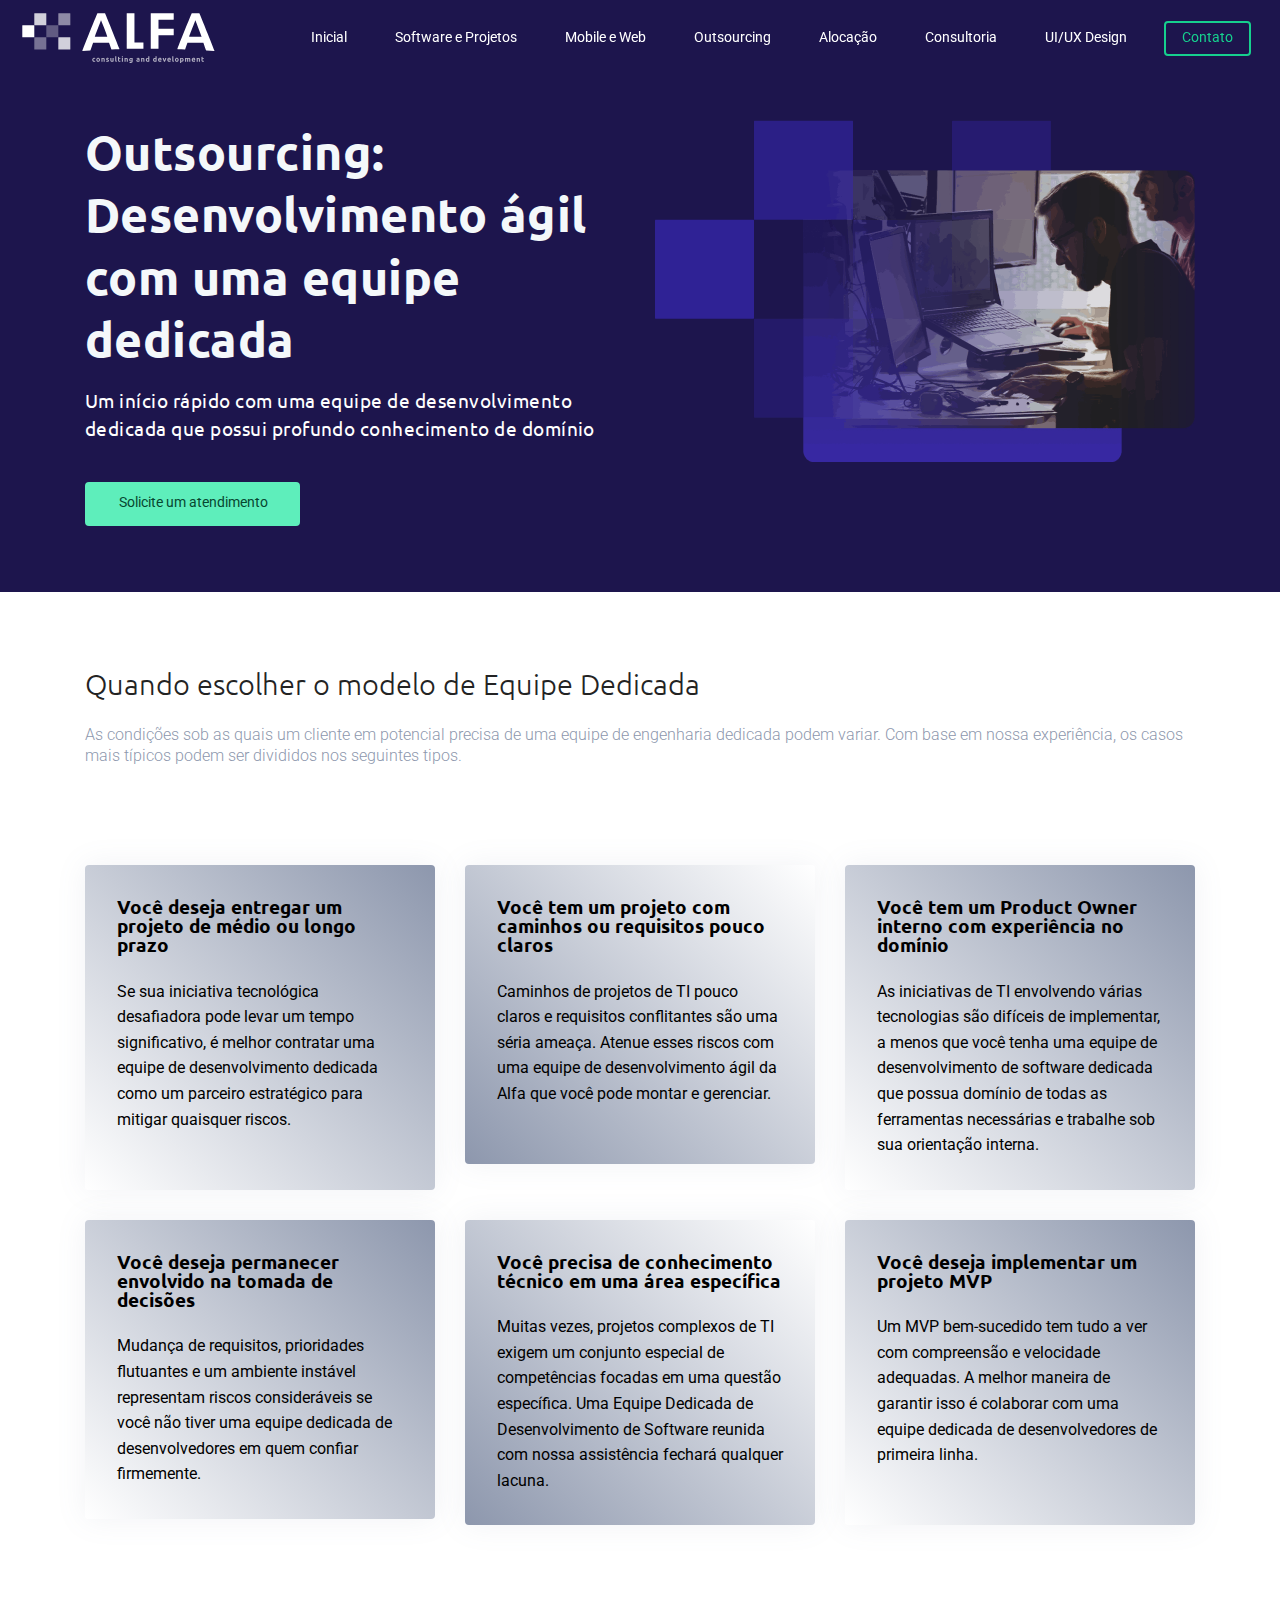
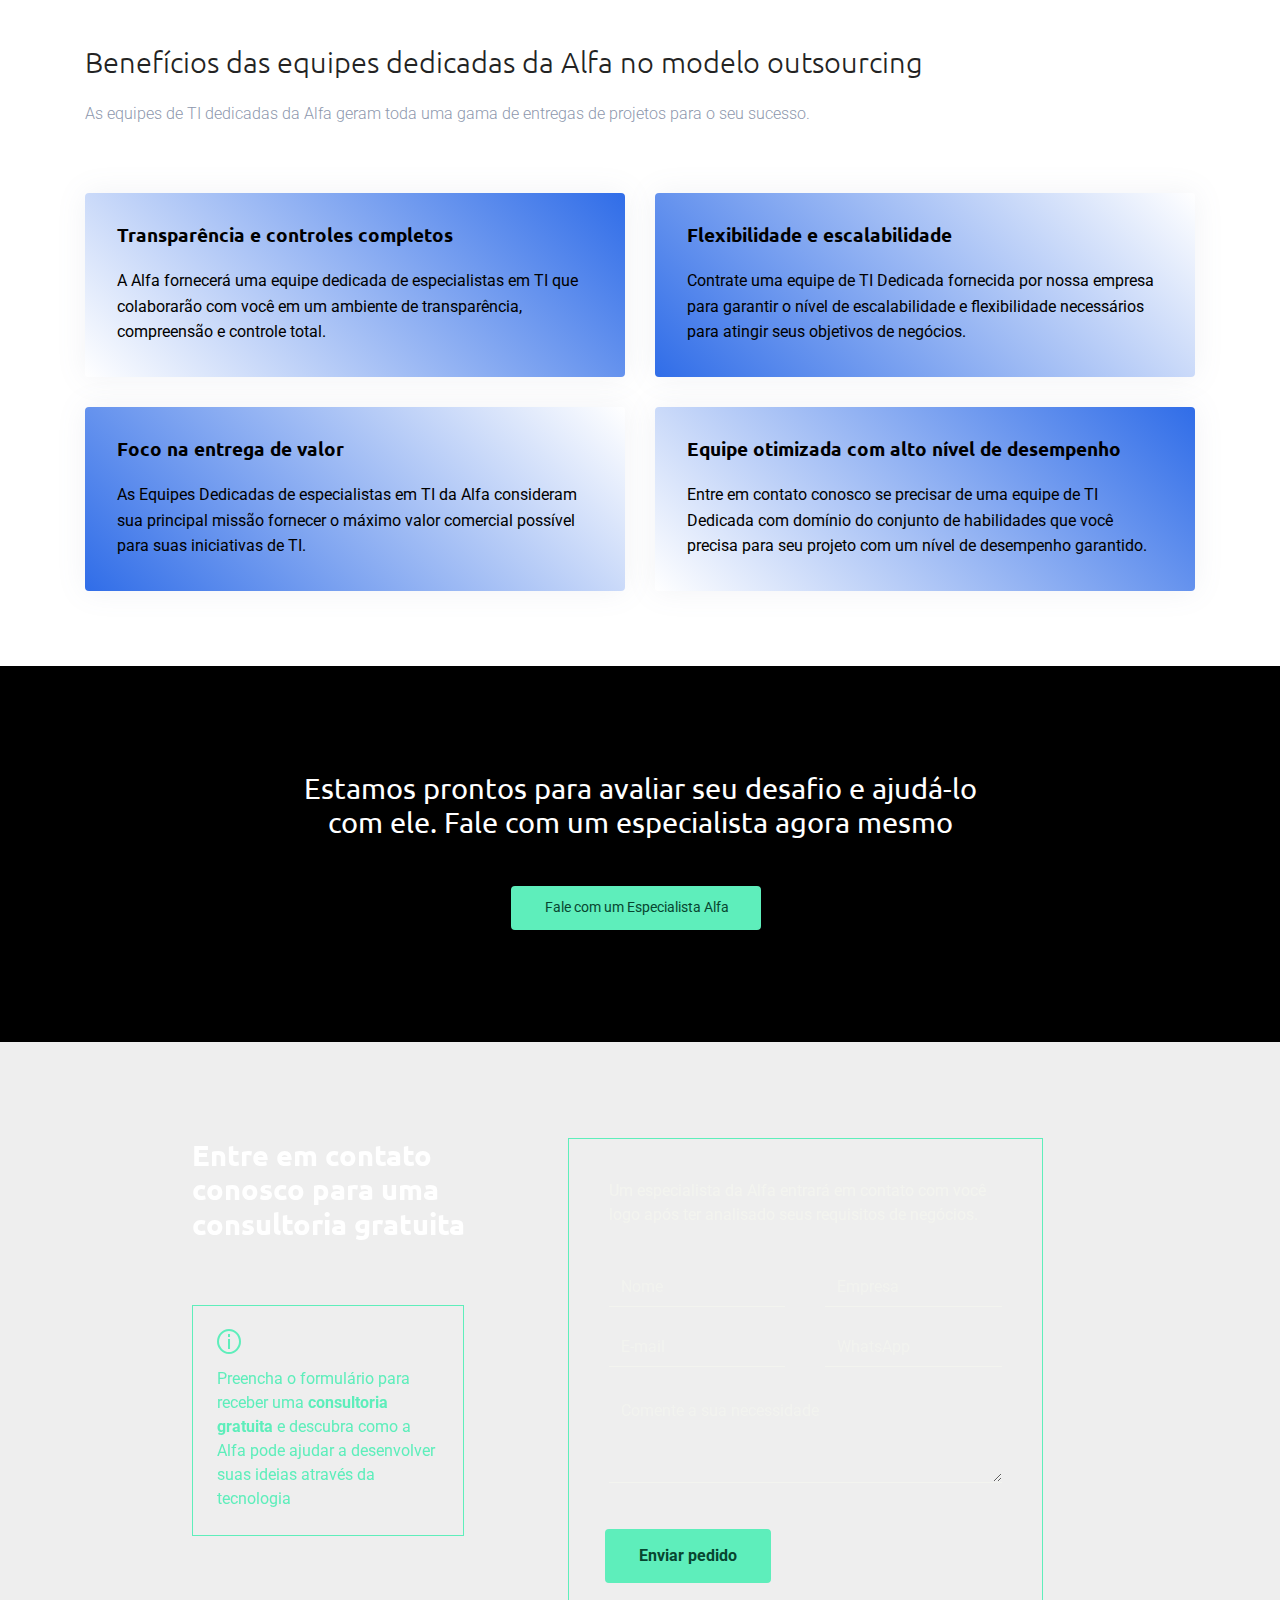
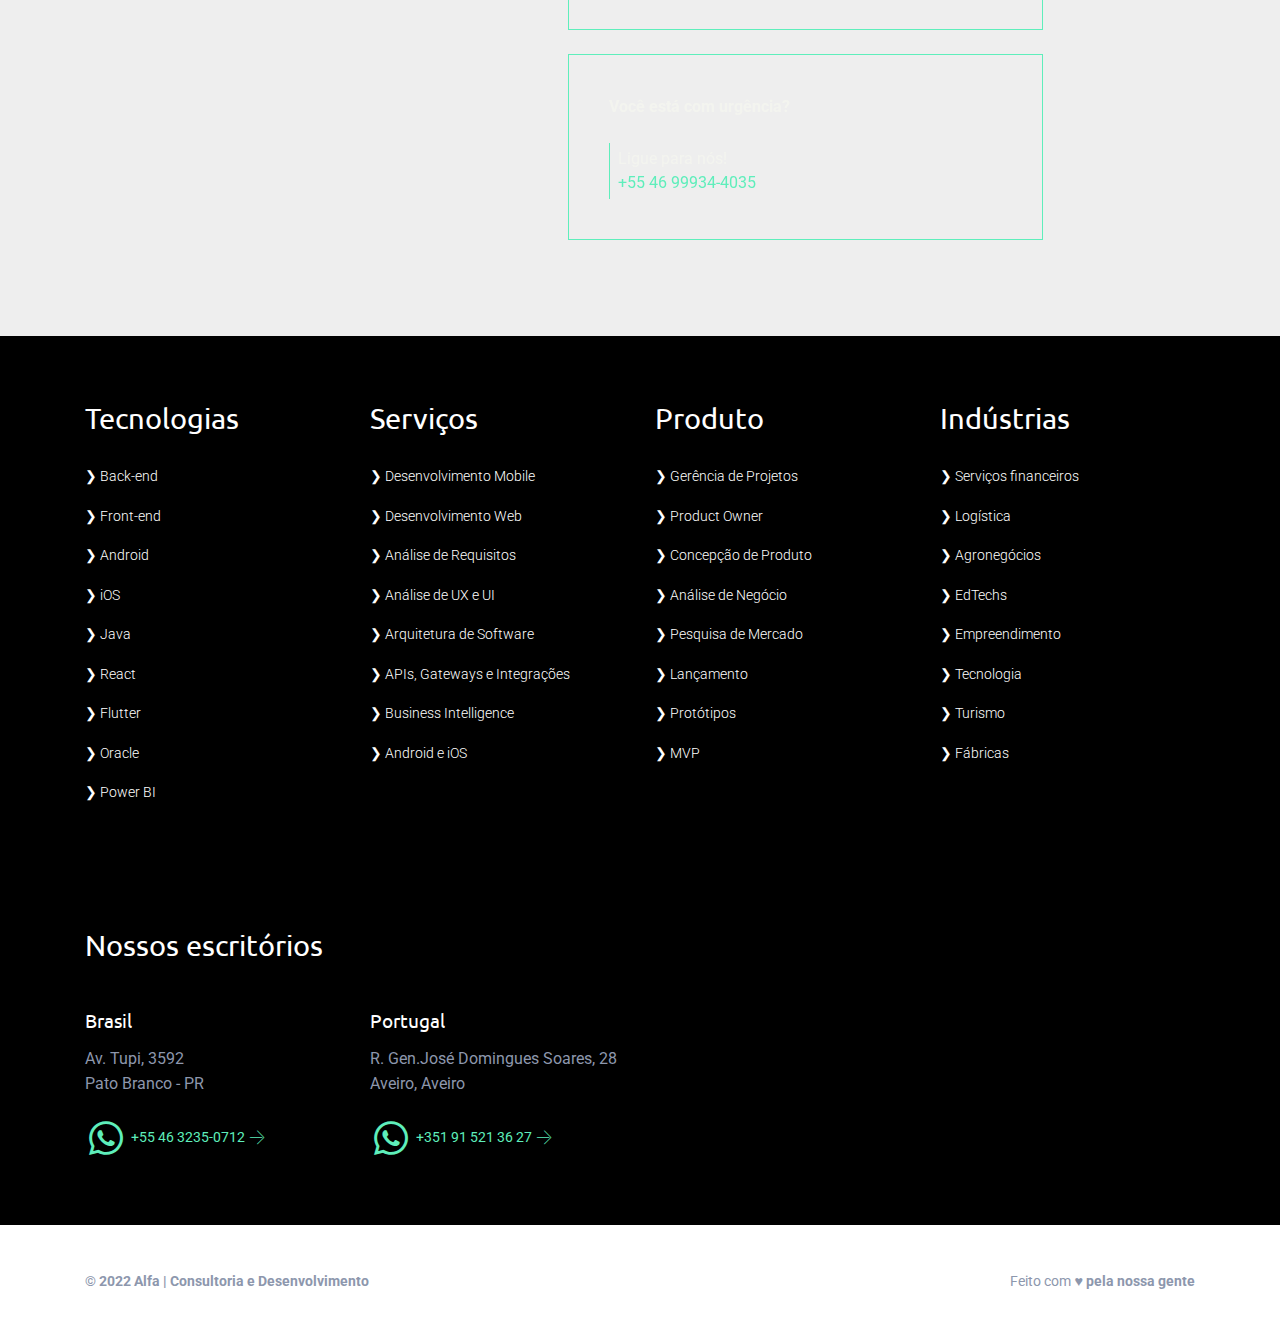
<file: outsourcing.html>
<!DOCTYPE html>
<html  >
<head>
  
  <meta charset="UTF-8">
  <meta http-equiv="X-UA-Compatible" content="IE=edge">
  
  <meta name="twitter:card" content="summary_large_image"/>
  <meta name="twitter:image:src" content="">
  <meta property="og:image" content="">
  <meta name="twitter:title" content="Outsourcing: Desenvolvimento ágil com uma equipe dedicada">
  <meta name="viewport" content="width=device-width, initial-scale=1, minimum-scale=1">
  <link rel="shortcut icon" href="assets/images/logo-alfa.svg" type="image/x-icon">
  <meta name="description" content="Um início rápido com uma equipe de desenvolvimento dedicada que possui profundo conhecimento de domínio.">
  
  
  <title>Outsourcing: Desenvolvimento ágil com uma equipe dedicada</title>
  <link rel="stylesheet" href="assets/web/assets/mobirise-icons/mobirise-icons.css">
  <link rel="stylesheet" href="assets/web/assets/mobirise-icons2/mobirise2.css">
  <link rel="stylesheet" href="assets/tether/tether.min.css">
  <link rel="stylesheet" href="assets/bootstrap/css/bootstrap.min.css">
  <link rel="stylesheet" href="assets/bootstrap/css/bootstrap-grid.min.css">
  <link rel="stylesheet" href="assets/bootstrap/css/bootstrap-reboot.min.css">
    <link rel="stylesheet" href="assets/dropdown/css/style.css">
  <link rel="stylesheet" href="assets/formstyler/jquery.formstyler.css">
  <link rel="stylesheet" href="assets/formstyler/jquery.formstyler.theme.css">
  <link rel="stylesheet" href="assets/datepicker/jquery.datetimepicker.min.css">
  <link rel="stylesheet" href="assets/socicon/css/styles.css">
  <link rel="stylesheet" href="assets/theme/css/style.css">
  <link rel="stylesheet" href="assets/recaptcha.css">
  <link rel="preload" href="https://fonts.googleapis.com/css?family=Ubuntu:300,300i,400,400i,500,500i,700,700i&display=swap" as="style" onload="this.onload=null;this.rel='stylesheet'">
  <noscript><link rel="stylesheet" href="https://fonts.googleapis.com/css?family=Ubuntu:300,300i,400,400i,500,500i,700,700i&display=swap"></noscript>
  <link rel="preload" href="https://fonts.googleapis.com/css?family=Roboto:100,100i,300,300i,400,400i,500,500i,700,700i,900,900i&display=swap" as="style" onload="this.onload=null;this.rel='stylesheet'">
  <noscript><link rel="stylesheet" href="https://fonts.googleapis.com/css?family=Roboto:100,100i,300,300i,400,400i,500,500i,700,700i,900,900i&display=swap"></noscript>
  <link rel="preload" as="style" href="assets/mobirise/css/mbr-additional.css"><link rel="stylesheet" href="assets/mobirise/css/mbr-additional.css" type="text/css">
  
  
  
  

</head>
<body>
  
  <section class="menu1 businessm4_menu1 menu cid-tgFj83j8MR" once="menu" id="menu1-33">

	

	<nav class="navbar navbar-dropdown navbar-fixed-top navbar-expand-lg">
		<div class="navbar-brand">
			<span class="navbar-logo">
				<a href="index.html">
					<img src="assets/images/logo-alfa.svg" alt="Alfa consultorias" style="height: 3.8rem;">
				</a>
			</span>
			
		</div>
		<button class="navbar-toggler" type="button" data-toggle="collapse" data-target="#navbarSupportedContent" aria-controls="navbarNavAltMarkup" aria-expanded="false" aria-label="Toggle navigation">
			<div class="hamburger">
				<span></span>
				<span></span>
				<span></span>
				<span></span>
			</div>
		</button>
		<div class="collapse navbar-collapse" id="navbarSupportedContent">
			<ul class="navbar-nav nav-dropdown" data-app-modern-menu="true"><li class="nav-item">
					<a class="nav-link link text-white text-primary display-4" href="index.html">Inicial</a>
				</li><li class="nav-item"><a class="nav-link link text-white text-primary display-4" href="desenvolvimento-software.html">Software e Projetos</a></li><li class="nav-item"><a class="nav-link link text-white text-primary display-4" href="mobile-web.html">Mobile e Web</a></li><li class="nav-item"><a class="nav-link link text-white text-primary display-4" href="outsourcing.html">Outsourcing</a></li><li class="nav-item"><a class="nav-link link text-white text-primary display-4" href="alocacao-especialistas.html">Alocação</a></li><li class="nav-item"><a class="nav-link link text-white text-primary display-4" href="consultoria.html">Consultoria</a></li><li class="nav-item"><a class="nav-link link text-white text-primary display-4" href="uiux-design.html">UI/UX Design</a></li></ul>
			
			<div class="navbar-buttons mbr-section-btn"><a class="btn btn-sm btn-danger-outline display-4" href="https://web.whatsapp.com/send?phone=5546999344035&text=Ol%C3%A1,%20tenho%20interesse%20nas%20consultorias%20da%20Alfa.">Contato</a></div>
		</div>
	</nav>
</section>

<section class="header4 businessm4_header4 cid-tgFj845fg8" id="header4-34">

	

	

	<div class="container">
		<div class="row justify-content-center">
			<div class="mbr-white col-md-12 col-lg-6">
				<div class="typed-text pb-3 align-left display-1">
					<span class="mbr-section-subtitle mbr-fonts-style display-1"><strong>Outsourcing: Desenvolvimento ágil com uma equipe dedicada</strong></span>
					
				</div>
				<p class="mbr-section-text mbr-fonts-style align-left display-5">
					Um início rápido com uma equipe de desenvolvimento dedicada que possui profundo conhecimento de domínio</p>
				<div class="pt-3 mbr-section-btn align-left"><a class="btn btn-md btn-danger display-4" type="submit" href="https://web.whatsapp.com/send?phone=5546999344035&text=Ol%C3%A1,%20tenho%20interesse%20nas%20consultorias%20da%20Alfa.">Solicite um atendimento</a></div>
			</div>
			<div class="col-lg-6">
				<div class="mbr-figure">
					<img src="assets/images/outsourcing-1080x684.png" alt="Outsourcing" title="">
				</div>
			</div>
		</div>
	</div>
	
</section>

<section class="content7 businessm4_content7 cid-tgFj84lYNX" id="content7-35">

    

    

    <div class="container">
        <div class="row justify-content-center">
            <div class="col-md-12 align-left">
                <h2 class="mbr-section-title align-left mbr-fonts-style pb-3 mbr-light display-2">Quando escolher o modelo de Equipe Dedicada</h2>
                <h3 class="mbr-section-subtitle align-left mbr-fonts-style mbr-light display-7">As condições sob as quais um cliente em potencial precisa de uma equipe de engenharia dedicada podem variar. Com base em nossa experiência, os casos mais típicos podem ser divididos nos seguintes tipos.</h3>
            </div>
        </div>
    </div>
</section>

<section class="features5 businessm4_features5 cid-tgFj84uwm2" id="features5-36">

	

	

	<div class="container">
		
		

		<div class="row justify-content-left">
			<div class="col-md-6 row-item col-lg-4">
				<div class="wrapper card1">
					<h4 class="mbr-fonts-style mbr-card-title align-left mbr-white display-5"><strong>Você deseja entregar um projeto de médio ou longo prazo<br></strong></h4>

					<p class="mbr-text mbr-fonts-style align-left display-7">Se sua iniciativa tecnológica desafiadora pode levar um tempo significativo, é melhor contratar uma equipe de desenvolvimento dedicada como um parceiro estratégico para mitigar quaisquer riscos.<br><br></p>
					
				</div>
			</div>

			<div class="col-md-6 row-item col-lg-4">
				<div class="wrapper card2">
					<h4 class="mbr-fonts-style mbr-card-title align-left mbr-white display-5"><strong>Você tem um projeto com caminhos ou requisitos pouco claros<br></strong></h4>

					<p class="mbr-text mbr-fonts-style align-left display-7">Caminhos de projetos de TI pouco claros e requisitos conflitantes são uma séria ameaça. Atenue esses riscos com uma equipe de desenvolvimento ágil da Alfa que você pode montar e gerenciar.&nbsp; &nbsp;<br><br></p>
					
				</div>
			</div>

			<div class="col-md-6 row-item col-lg-4">
				<div class="wrapper card3">
					<h4 class="mbr-fonts-style mbr-card-title align-left mbr-white display-5"><strong>Você tem um Product Owner interno com experiência no domínio</strong></h4>
					<p class="mbr-text mbr-fonts-style align-left display-7">As iniciativas de TI envolvendo várias tecnologias são difíceis de implementar, a menos que você tenha uma equipe de desenvolvimento de software dedicada que possua domínio de todas as ferramentas necessárias e trabalhe sob sua orientação interna.<br></p>
					
				</div>
			</div>

			
		</div>
	</div>
</section>

<section class="features5 businessm4_features5 cid-tgFj84OWp3" id="features5-37">

	

	

	<div class="container">
		
		

		<div class="row justify-content-left">
			<div class="col-md-6 row-item col-lg-4">
				<div class="wrapper card1">
					<h4 class="mbr-fonts-style mbr-card-title align-left mbr-white display-5"><strong>Você deseja permanecer envolvido na tomada de decisões</strong></h4>

					<p class="mbr-text mbr-fonts-style align-left display-7">Mudança de requisitos, prioridades flutuantes e um ambiente instável representam riscos consideráveis ​​se você não tiver uma equipe dedicada de desenvolvedores em quem confiar firmemente.&nbsp; &nbsp; &nbsp; &nbsp; &nbsp; &nbsp; &nbsp; &nbsp; &nbsp; &nbsp; &nbsp; &nbsp; &nbsp; &nbsp; &nbsp; &nbsp; &nbsp; &nbsp; &nbsp; &nbsp; &nbsp; &nbsp; &nbsp; &nbsp; &nbsp;<br></p>
					
				</div>
			</div>

			<div class="col-md-6 row-item col-lg-4">
				<div class="wrapper card2">
					<h4 class="mbr-fonts-style mbr-card-title align-left mbr-white display-5"><strong>Você precisa de conhecimento técnico em uma área específica</strong></h4>

					<p class="mbr-text mbr-fonts-style align-left display-7">Muitas vezes, projetos complexos de TI exigem um conjunto especial de competências focadas em uma questão específica. Uma Equipe Dedicada de Desenvolvimento de Software reunida com nossa assistência fechará qualquer lacuna.<br></p>
					
				</div>
			</div>

			<div class="col-md-6 row-item col-lg-4">
				<div class="wrapper card3">
					<h4 class="mbr-fonts-style mbr-card-title align-left mbr-white display-5"><strong>Você deseja implementar um projeto MVP</strong></h4>
					<p class="mbr-text mbr-fonts-style align-left display-7">Um MVP bem-sucedido tem tudo a ver com compreensão e velocidade adequadas. A melhor maneira de garantir isso é colaborar com uma equipe dedicada de desenvolvedores de primeira linha.<br><br></p>
					
				</div>
			</div>

			
		</div>
	</div>
</section>

<section class="content7 businessm4_content7 cid-tgFkR4qg0e" id="content7-3d">

    

    

    <div class="container">
        <div class="row justify-content-center">
            <div class="col-md-12 align-left">
                <h2 class="mbr-section-title align-left mbr-fonts-style pb-3 mbr-light display-2">Benefícios das equipes dedicadas da Alfa no modelo outsourcing</h2>
                <h3 class="mbr-section-subtitle align-left mbr-fonts-style mbr-light display-7">As equipes de TI dedicadas da Alfa geram toda uma gama de entregas de projetos para o seu sucesso.</h3>
            </div>
        </div>
    </div>
</section>

<section class="features5 businessm4_features5 cid-tgFkROmsZz" id="features5-3e">

	

	

	<div class="container">
		
		

		<div class="row justify-content-left">
			<div class="col-md-6 row-item">
				<div class="wrapper card1">
					<h4 class="mbr-fonts-style mbr-card-title align-left mbr-white display-5"><strong>Transparência e controles completos</strong></h4>

					<p class="mbr-text mbr-fonts-style align-left display-7">A Alfa fornecerá uma equipe dedicada de especialistas em TI que colaborarão com você em um ambiente de transparência, compreensão e controle total.<br></p>
					
				</div>
			</div>

			<div class="col-md-6 row-item">
				<div class="wrapper card2">
					<h4 class="mbr-fonts-style mbr-card-title align-left mbr-white display-5"><strong>Flexibilidade e escalabilidade</strong></h4>

					<p class="mbr-text mbr-fonts-style align-left display-7">Contrate uma equipe de TI Dedicada fornecida por nossa empresa para garantir o nível de escalabilidade e flexibilidade necessários para atingir seus objetivos de negócios.<br></p>
					
				</div>
			</div>

			

			
		</div>
	</div>
</section>

<section class="features5 businessm4_features5 cid-tgFl8ZArQk" id="features5-3f">

	

	

	<div class="container">
		
		

		<div class="row justify-content-left">
			<div class="col-md-6 row-item">
				<div class="wrapper card1">
					<h4 class="mbr-fonts-style mbr-card-title align-left mbr-white display-5"><strong>Foco na entrega de valor</strong></h4>

					<p class="mbr-text mbr-fonts-style align-left display-7">As Equipes Dedicadas de especialistas em TI da Alfa consideram sua principal missão fornecer o máximo valor comercial possível para suas iniciativas de TI.<br></p>
					
				</div>
			</div>

			<div class="col-md-6 row-item">
				<div class="wrapper card2">
					<h4 class="mbr-fonts-style mbr-card-title align-left mbr-white display-5"><strong>Equipe otimizada com alto nível de desempenho</strong></h4>

					<p class="mbr-text mbr-fonts-style align-left display-7">Entre em contato conosco se precisar de uma equipe de TI Dedicada com domínio do conjunto de habilidades que você precisa para seu projeto com um nível de desempenho garantido.<br></p>
					
				</div>
			</div>

			

			
		</div>
	</div>
</section>

<section class="info2 businessm4_info2 cid-tgFj85c0zM" id="info2-38">

	

	

	<div class="container align-left">
		<div class="row justify-content-center">
			<div class="media-container-column mbr-white col-md-10 col-lg-8">
				<h1 class="mbr-section-title align-center pb-3 mbr-fonts-style mbr-black display-2">Estamos prontos para avaliar seu desafio e ajudá-lo com ele. Fale com um especialista agora mesmo</h1>
				
				<div class="mbr-section-btn align-center pt-3"><a class="btn btn-md btn-danger display-4" href="https://web.whatsapp.com/send?phone=5546999344035&text=Ol%C3%A1,%20tenho%20interesse%20nas%20consultorias%20da%20Alfa.">Fale com um Especialista Alfa</a></div>
			</div>
		</div>
	</div>
</section>

<section class="form1 cid-tgFj85vrjb mbr-parallax-background" id="aform1-39">

    

    

    <div class="container">
        <div class="row justify-content-center main-row">

            <div class="title-container col-12 col-md-6 col-lg-5">
                <div class="mbr-section-head сol-12">
                    <h4 class="mbr-section-title mbr-fonts-style mb-0 display-2"><strong>Entre em contato conosco para uma consultoria gratuita</strong></h4>
                    
                </div>
                <div class="opinion-container">
                    <div class="opinion-stars">
                        <div class="iconfont-wrapper">
                            <span class="mbr-iconfont mobi-mbri-info mobi-mbri" style="color: rgb(94, 238, 187); fill: rgb(94, 238, 187);"></span>
                        </div>
                    </div>
                    <p class="opinion-comment mbr-fonts-style mb-0 display-7">
                        Preencha o formulário para receber uma <strong>consultoria gratuita</strong> e descubra como a Alfa pode ajudar a desenvolver suas ideias através da tecnologia</p>
                </div>
            </div>

            <div class="content-container col-12 col-md-6 col-lg-7">
                <div class="col-12 mbr-form form-container card-border" data-form-type="formoid">
                    <form action="https://mobirise.eu/" method="POST" class="mbr-form form-with-styler mx-auto" data-form-title="Form Name"><input type="hidden" name="email" data-form-email="true" value="L8I4s54XGxcXJk4B7qoCNLosqE30BFv+bKdXCgnstDiD9i1/lnnNWcIK9z0z8Kc3FoiYOt/XL1ABJnTOWA+RprxCrPTG5vnqS6C7T2TdYnj5IwYsZueFEe+ouDU/HkhG.h1SwBArLrMy7/NqJLEu7ANjmFSl6eF3FwbmyD34BtGh5un2XG3+cgIoCylbZxmt1kvFGwkWwM+0rydlGVCQaC8gendLJvTgppLyUHGfC0xlzMPdCgTM6syLA+O9YAVnB">
                        <p class="card-title mbr-fonts-style align-left mb-0 display-7">Um especialista da Alfa entrará em contato com você logo após ter analisado seus requisitos de negócios.<br></p>
                        <div class="row">
                            <div hidden="hidden" data-form-alert="" class="alert alert-success col-12">Obrigado! Nós entraremos em contato.</div>
                            <div hidden="hidden" data-form-alert-danger="" class="alert alert-danger col-12">
                                Oops...! some problem!
                            </div>
                        </div>
                        <div class="dragArea row">
                            <div class="col-12 col-sm-6 form-group" data-for="name">
                                <input type="text" name="name" placeholder="Nome" data-form-field="name" class="form-control" value="" id="name-aform1-39">
                            </div>
                            <div class="col-12 col-sm-6 form-group" data-for="name">
                                <input type="text" name="last name" placeholder="Empresa" data-form-field="name" class="form-control" value="" id="last name-aform1-39">
                            </div>
                            <div class="col-12 col-sm-6 form-group" data-for="email">
                                <input type="email" name="email" placeholder="E-mail" data-form-field="email" class="form-control" value="" id="email-aform1-39">
                            </div>
                            <div data-for="phone" class="col-12 col-sm-6 form-group">
                                <input type="tel" name="phone" placeholder="WhatsApp" data-form-field="phone" class="form-control" value="" id="phone-aform1-39">
                            </div>
                            <div class="col-12 form-group mb-2" data-for="textarea">
                                    <textarea name="textarea" placeholder="Comente a sua necessidade" data-form-field="textarea" class="form-control" id="textarea-aform1-39"></textarea>
                            </div>
                            <div class="col-auto mbr-section-btn align-center"><button type="submit" class="btn btn-danger display-7"><strong>Enviar pedido</strong></button></div>
                        </div>
                    </form>
                </div>

                <div class="col-12 phone-container card-border">
                    <p class="card-title mbr-fonts-style align-left mb-0 display-7">
                       <strong>Você está com urgência?</strong></p>
                    <div class="border-text">
                        <p class="card-text mbr-fonts-style align-left mb-0 display-7">
                            Ligue para nós!
                        </p>
                        <p class="card-link-text mbr-fonts-style align-left mb-0 display-7">
                            <a href="#" class="text-danger">+55 46 99934-4035</a>
                        </p>
                    </div>
                </div>

                

            </div>
        </div>
    </div>
</section>

<section class="footer1 cid-tgFj85OY6z" once="footers" id="footer1-3a">

    
    

    
    <div class="container">
        <div class="row mbr-white">
            
            <div class="col-lg-3 link-item">
                <h5 class="mbr-section-subtitle mbr-fonts-style display-2">
                    Tecnologias</h5>
                <ul class="list mbr-fonts-style display-4">
                    <li class="mbr-text item-wrap">❯ Back-end</li><li class="mbr-text item-wrap">❯ Front-end</li><li class="mbr-text item-wrap">❯ Android</li><li class="mbr-text item-wrap">❯ iOS</li><li class="mbr-text item-wrap">❯ Java</li><li class="mbr-text item-wrap">❯ React</li><li class="mbr-text item-wrap">❯ Flutter</li><li class="mbr-text item-wrap">❯ Oracle</li><li class="mbr-text item-wrap">❯ Power BI</li>
                </ul>
            </div>
            <div class="col-lg-3 link-item">
                <h5 class="mbr-section-subtitle mbr-fonts-style display-2">
                    Serviços</h5>
                <ul class="list mbr-fonts-style display-4">
                    <li class="mbr-text item-wrap">❯ Desenvolvimento Mobile</li><li class="mbr-text item-wrap">❯ Desenvolvimento Web</li><li class="mbr-text item-wrap">❯ Análise de Requisitos</li><li class="mbr-text item-wrap">❯ Análise de UX e UI</li><li class="mbr-text item-wrap">❯ Arquitetura de Software</li><li class="mbr-text item-wrap">❯ APIs, Gateways e Integrações</li><li class="mbr-text item-wrap">❯ Business Intelligence</li><li class="mbr-text item-wrap">❯ Android e iOS</li><li class="mbr-text item-wrap"><br></li>
                </ul>
            </div>
            <div class="col-lg-3 link-item">
                <h5 class="mbr-section-subtitle mbr-fonts-style display-2">
                    Produto</h5>
                <ul class="list mbr-fonts-style display-4">
                    <li class="mbr-text item-wrap">❯ Gerência de Projetos</li><li class="mbr-text item-wrap">❯ Product Owner</li><li class="mbr-text item-wrap">❯ Concepção de Produto&nbsp;</li><li class="mbr-text item-wrap">❯ Análise de Negócio</li><li class="mbr-text item-wrap">❯ Pesquisa de Mercado</li><li class="mbr-text item-wrap">❯ Lançamento</li><li class="mbr-text item-wrap">❯ Protótipos</li><li class="mbr-text item-wrap">❯ MVP</li><li class="mbr-text item-wrap"><br></li>
                </ul>
            </div>
             <div class="col-lg-3 link-item">
                <h5 class="mbr-section-subtitle mbr-fonts-style display-2">
                    Indústrias</h5>
                <ul class="list mbr-fonts-style display-4">
                    <li class="mbr-text item-wrap">❯ Serviços financeiros</li><li class="mbr-text item-wrap">❯ Logística</li><li class="mbr-text item-wrap">❯ Agronegócios</li><li class="mbr-text item-wrap">❯ EdTechs</li><li class="mbr-text item-wrap">❯ Empreendimento</li><li class="mbr-text item-wrap">❯ Tecnologia</li><li class="mbr-text item-wrap">❯ Turismo</li><li class="mbr-text item-wrap">❯ Fábricas</li><li class="mbr-text item-wrap"><br></li><li class="mbr-text item-wrap"><br></li>
                </ul>
            </div>
            
        </div>
    </div>
</section>

<section class="features20 businessm4_features20 cid-tgFj867Tq0" id="features20-3b">

    

    

    <div class="container">
        <h2 class="mbr-fonts-style mbr-section-title align-center display-2">Nossos escritórios</h2>

        

        <div class="row pt-5 justify-content-start">
            <div class="col-md-6 row-item col-lg-3">
                <h4 class="mbr-fonts-style mbr-card-title align-left pb-2 display-5">Brasil</h4>

                <p class="mbr-text mbr-fonts-style align-left display-7">Av. Tupi, 3592<br>Pato Branco - PR<br></p>
                <div class="mbr-section-btn align-left"><a class="btn-underline text-danger display-4" href="#"><span class="socicon socicon-whatsapp mbr-iconfont mbr-iconfont-btn"></span>+55 46 3235-0712</a></div>
            </div>

            <div class="col-md-6 row-item col-lg-3">
                <h4 class="mbr-fonts-style mbr-card-title align-left pb-2 display-5">Portugal</h4>

                <p class="mbr-text mbr-fonts-style align-left display-7">R. Gen.José Domingues Soares, 28<br> Aveiro, Aveiro<br></p>
                <div class="mbr-section-btn align-left"><a class="btn-underline text-danger display-4" href="#"><span class="socicon socicon-whatsapp mbr-iconfont mbr-iconfont-btn"></span>+351 91 521 36 27</a></div>
            </div>

            

            
        </div>
    </div>
</section>

<section class="footer4 businessm4_footer4 cid-tgFj86l8T8" id="footer4-3c">

	

	

	<div class="container">
		<div class="row">
			<div class="col-md-12 text1 col-lg-6">
				<p class="mbr-text mbr-bold links mbr-fonts-style align-left display-4">© 2022 Alfa | Consultoria e Desenvolvimento<br></p>
			</div>
			<div class="col-md-12 copyright align-right text2 col-lg-6">
				<p class="mbr-text mbr-bold mbr-fonts-style display-4"><span style="font-weight: normal;">Feito com&nbsp;♥ </span>pela nossa gente</p>
			</div>
			<div class="col-lg-4 col-md-12">
				
			</div>
		</div>
	</div>
</section>


<script src="assets/web/assets/jquery/jquery.min.js"></script>
  <script src="assets/popper/popper.min.js"></script>
  <script src="assets/tether/tether.min.js"></script>
  <script src="assets/bootstrap/js/bootstrap.min.js"></script>
  <script src="assets/smoothscroll/smooth-scroll.js"></script>
      <script src="assets/dropdown/js/nav-dropdown.js"></script>
  <script src="assets/dropdown/js/navbar-dropdown.js"></script>
  <script src="assets/touch-swipe/jquery.touch-swipe.min.js"></script>
  <script src="assets/typed/typed.min.js"></script>
  <script src="assets/formstyler/jquery.formstyler.js"></script>
  <script src="assets/formstyler/jquery.formstyler.min.js"></script>
  <script src="assets/datepicker/jquery.datetimepicker.full.js"></script>
  <script src="assets/parallax/jarallax.min.js"></script>
  <script src="assets/theme/js/script.js"></script>
  <script src="assets/formoid.min.js"></script>
  
  
  

</body>
</html>
</file>
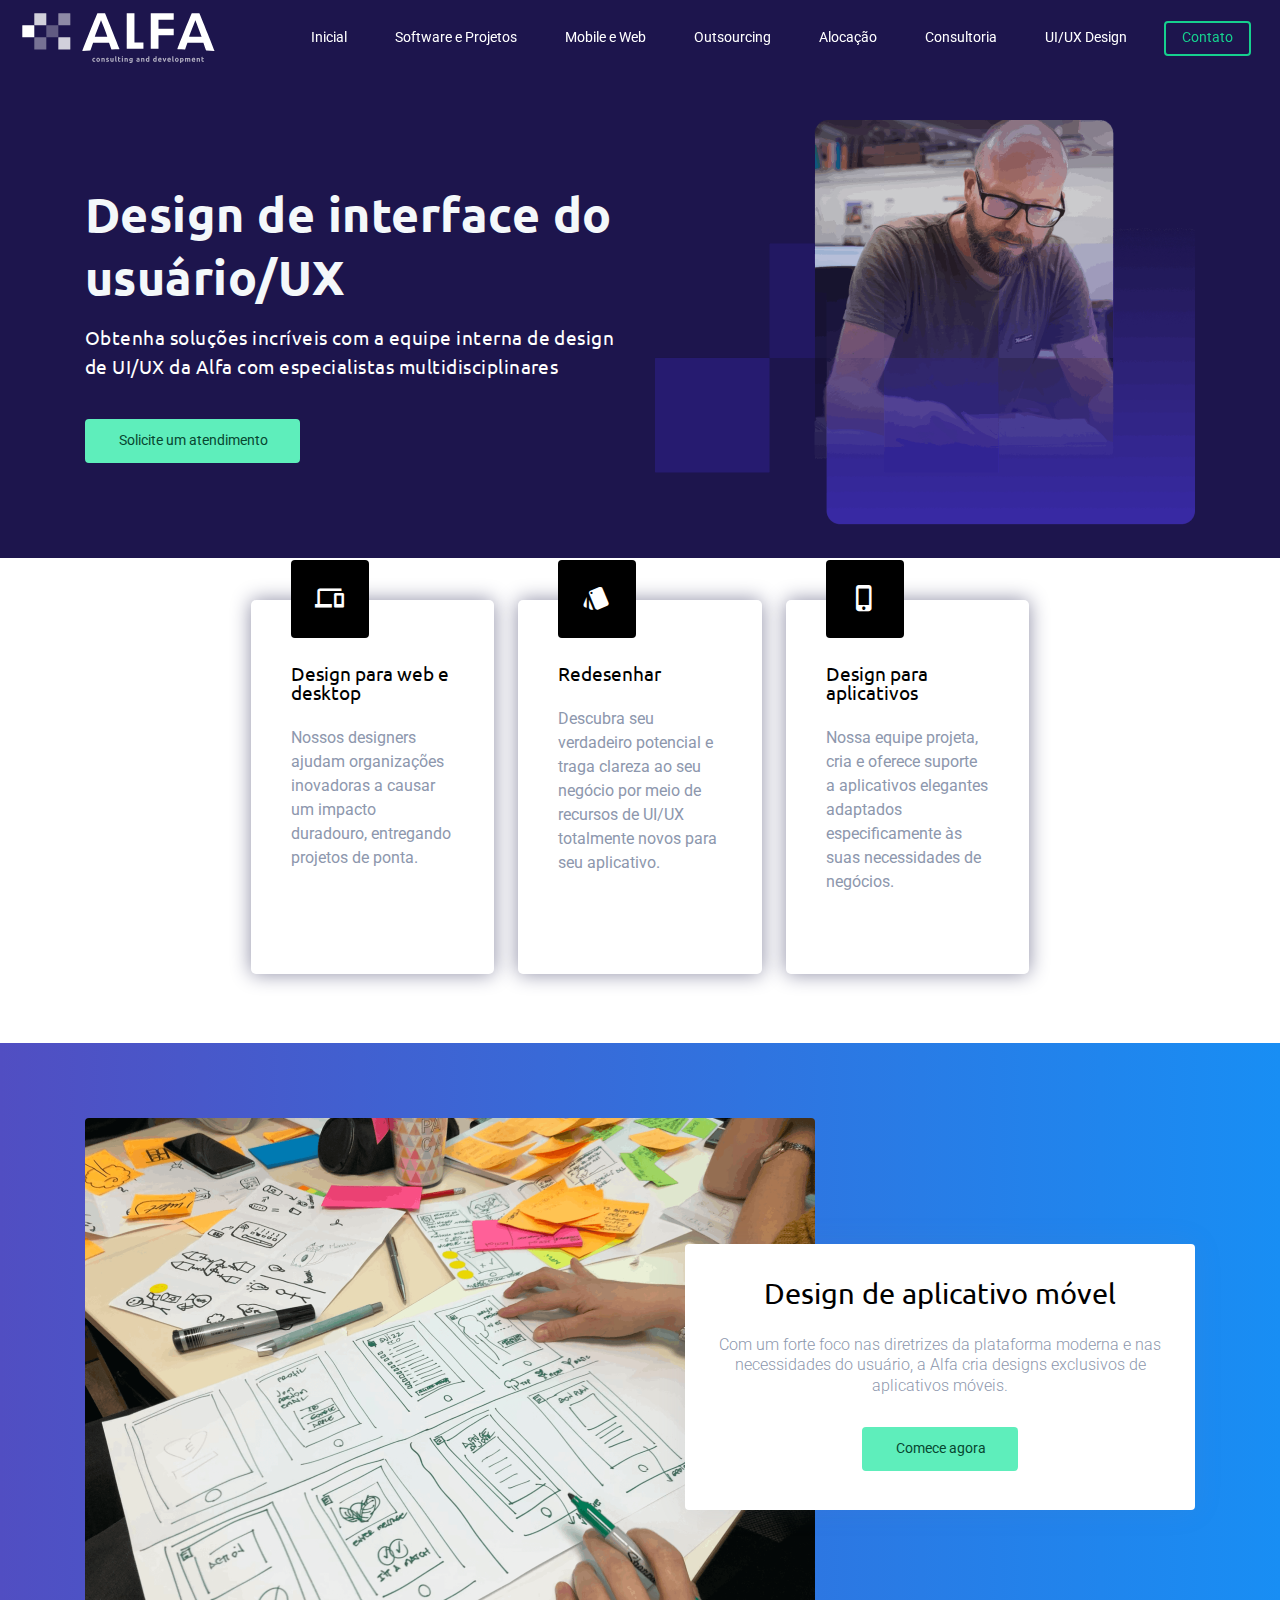
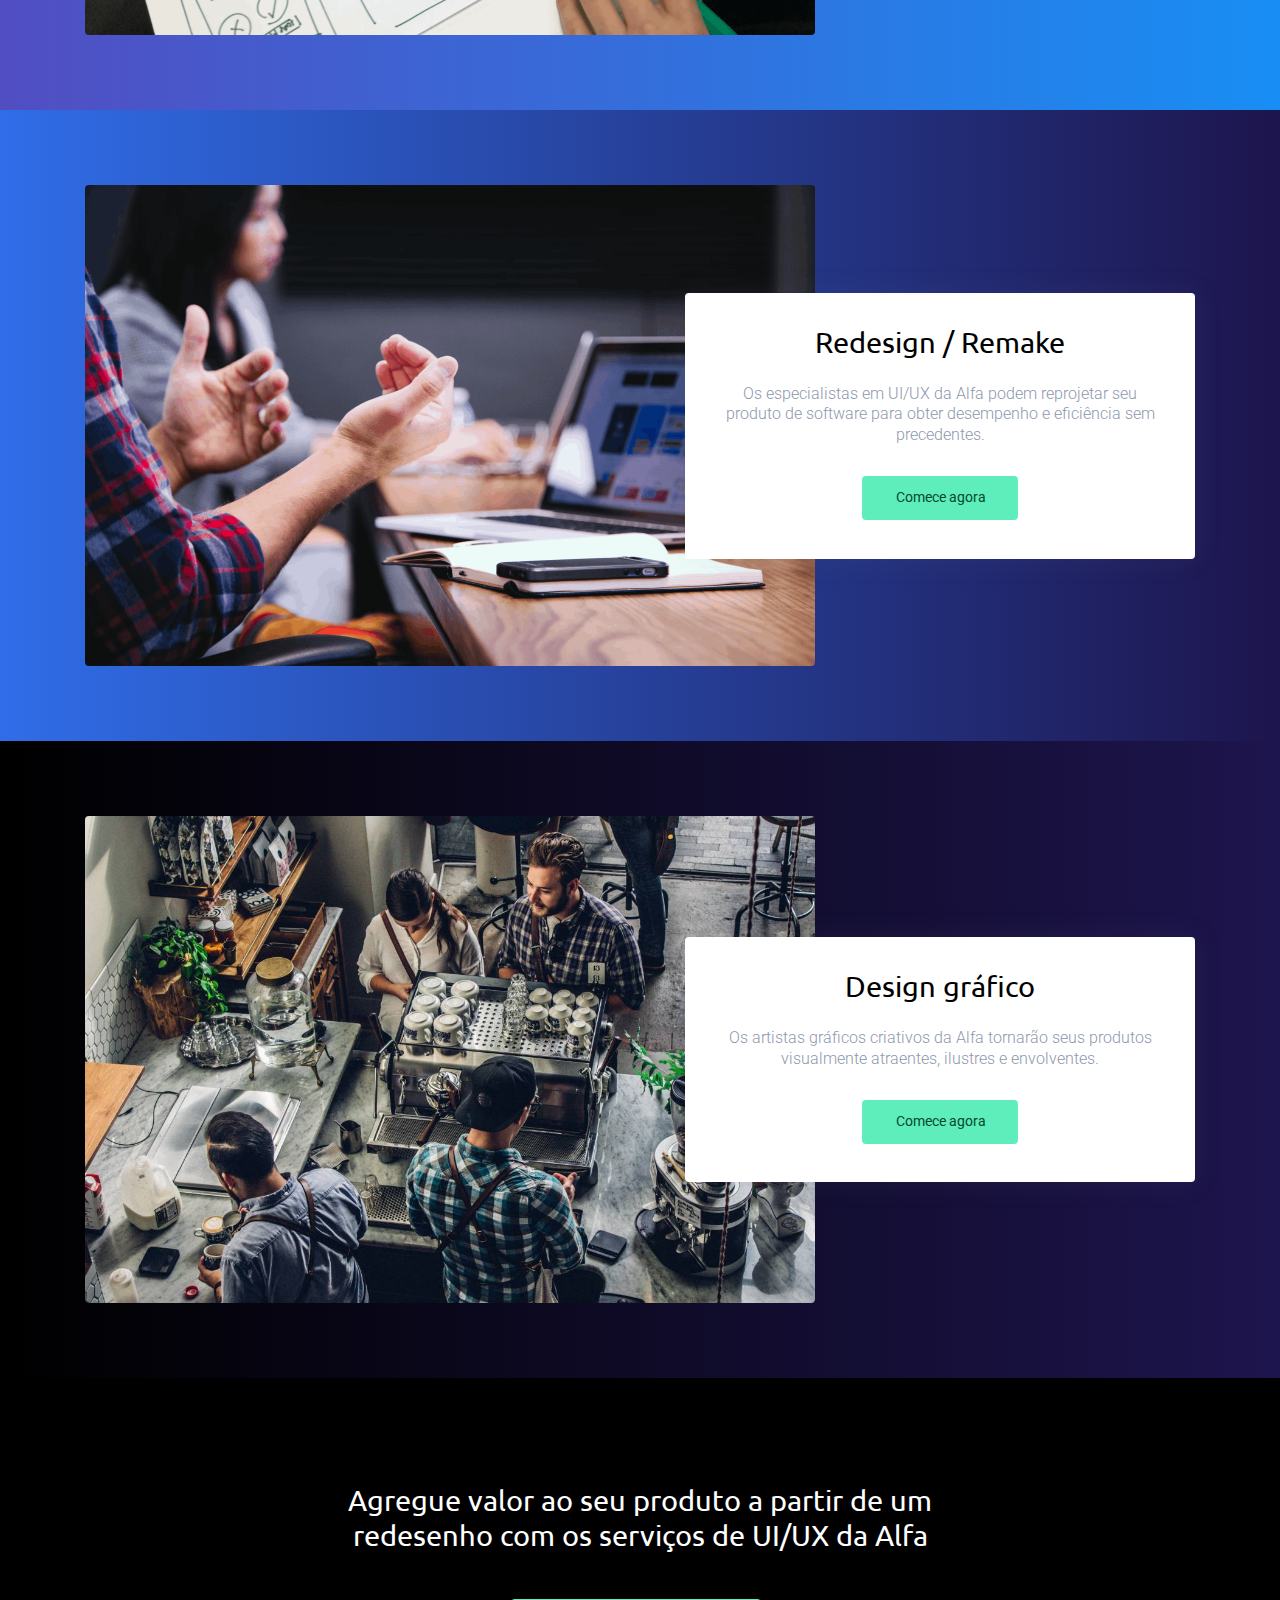
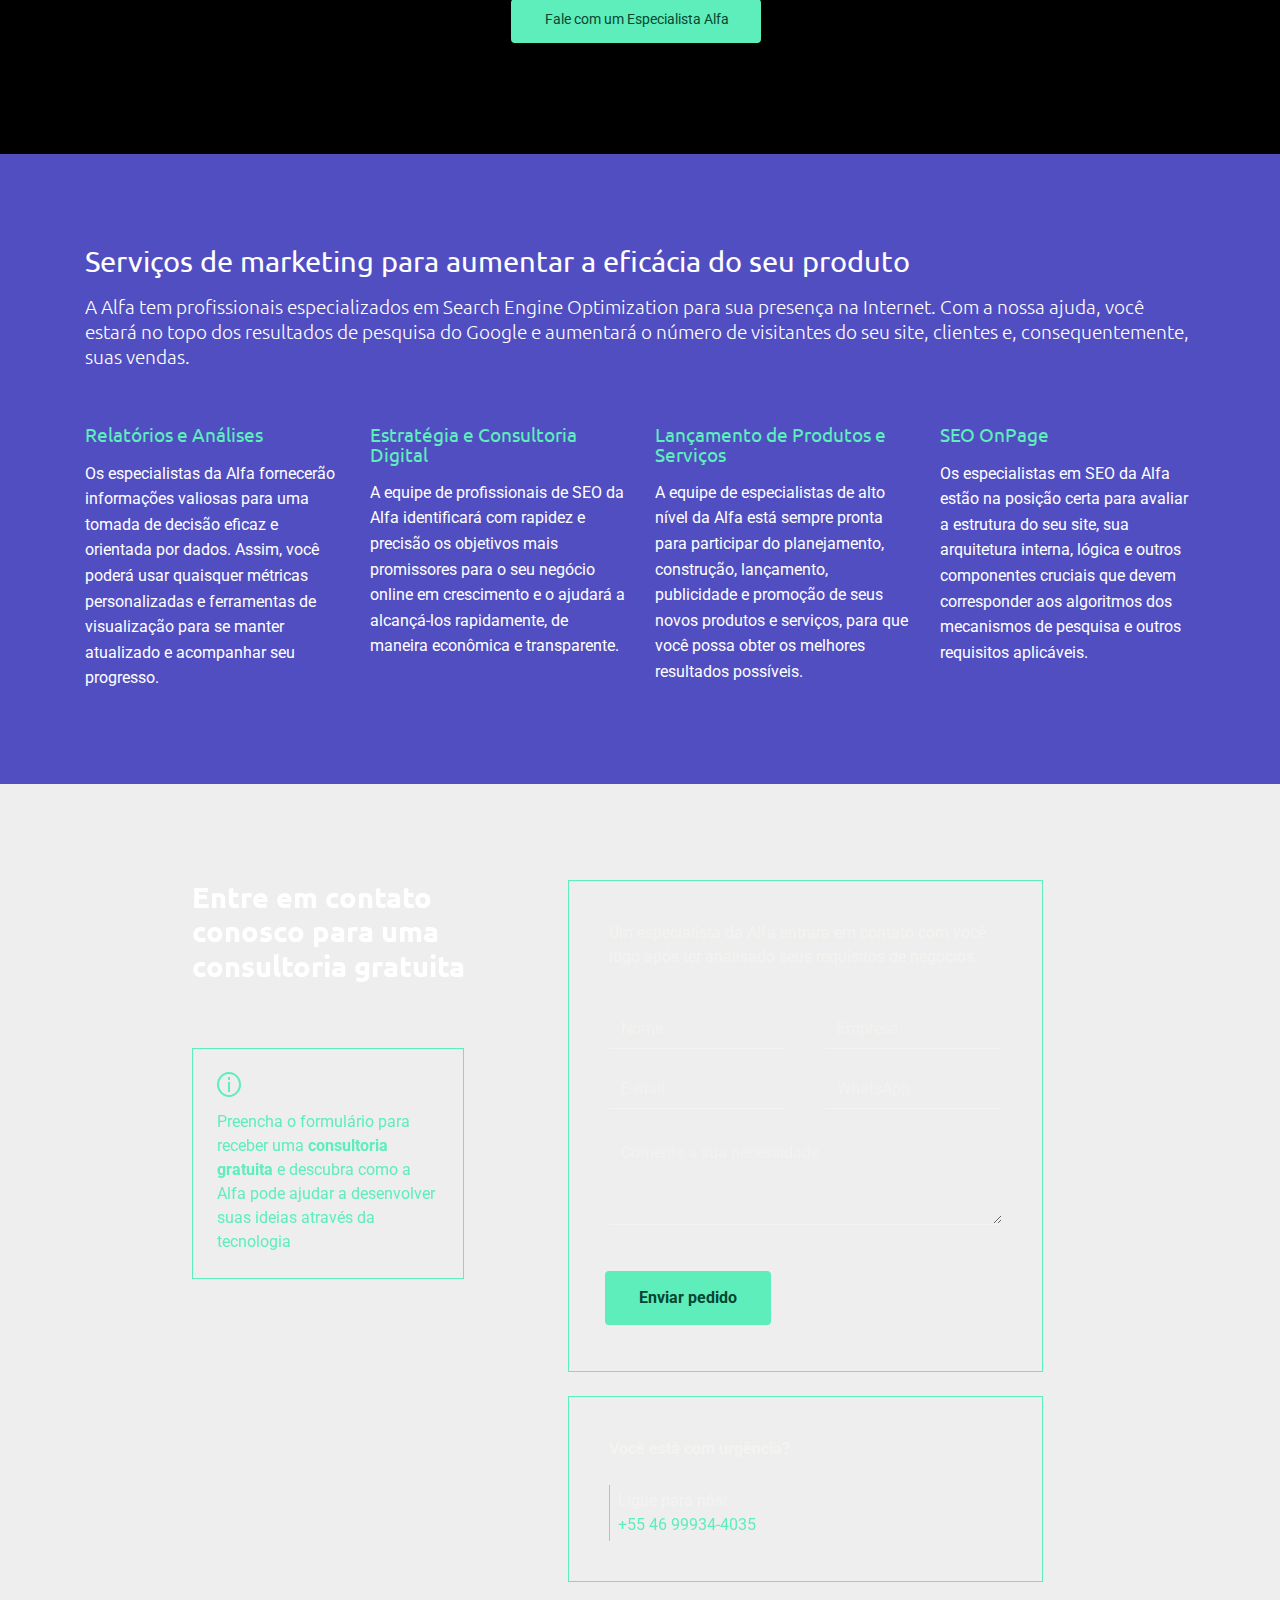
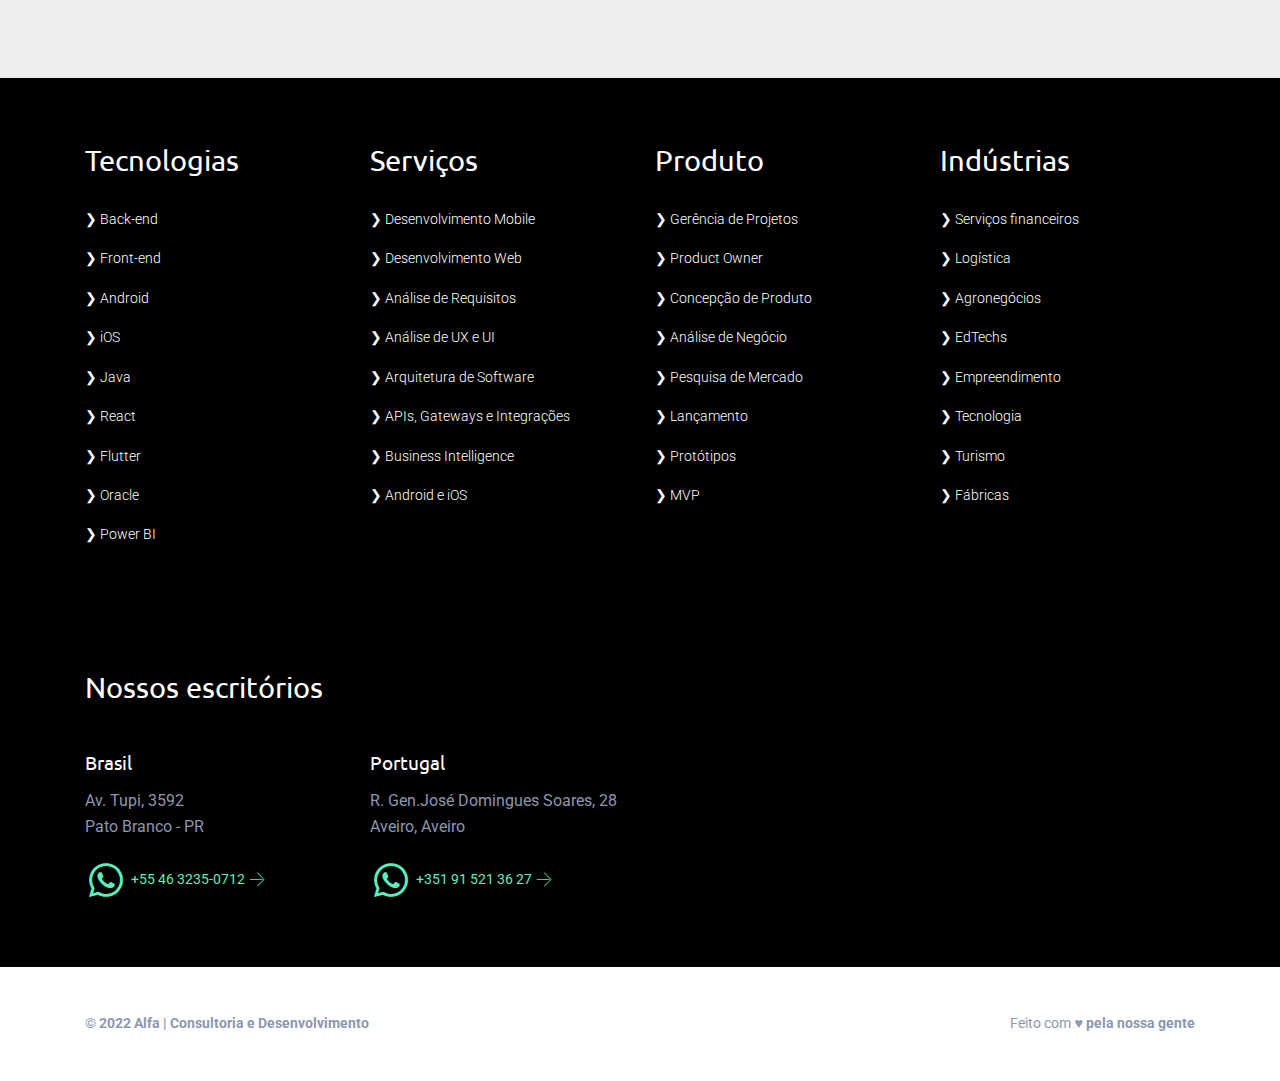
<file: uiux-design.html>
<!DOCTYPE html>
<html  >
<head>
  
  <meta charset="UTF-8">
  <meta http-equiv="X-UA-Compatible" content="IE=edge">
  
  <meta name="twitter:card" content="summary_large_image"/>
  <meta name="twitter:image:src" content="">
  <meta property="og:image" content="">
  <meta name="twitter:title" content="Design de Experiência do Usuário e Interfaces">
  <meta name="viewport" content="width=device-width, initial-scale=1, minimum-scale=1">
  <link rel="shortcut icon" href="assets/images/logo-alfa.svg" type="image/x-icon">
  <meta name="description" content="Obtenha soluções incríveis com a equipe interna de design de UI/UX da Alfa com especialistas multidisciplinares">
  
  
  <title>Design de Experiência do Usuário e Interfaces</title>
  <link rel="stylesheet" href="assets/web/assets/mobirise-icons/mobirise-icons.css">
  <link rel="stylesheet" href="assets/Material-Design-Icons/css/material.css">
  <link rel="stylesheet" href="assets/web/assets/mobirise-icons2/mobirise2.css">
  <link rel="stylesheet" href="assets/tether/tether.min.css">
  <link rel="stylesheet" href="assets/bootstrap/css/bootstrap.min.css">
  <link rel="stylesheet" href="assets/bootstrap/css/bootstrap-grid.min.css">
  <link rel="stylesheet" href="assets/bootstrap/css/bootstrap-reboot.min.css">
    <link rel="stylesheet" href="assets/dropdown/css/style.css">
  <link rel="stylesheet" href="assets/formstyler/jquery.formstyler.css">
  <link rel="stylesheet" href="assets/formstyler/jquery.formstyler.theme.css">
  <link rel="stylesheet" href="assets/datepicker/jquery.datetimepicker.min.css">
  <link rel="stylesheet" href="assets/socicon/css/styles.css">
  <link rel="stylesheet" href="assets/theme/css/style.css">
  <link rel="stylesheet" href="assets/recaptcha.css">
  <link rel="preload" href="https://fonts.googleapis.com/css?family=Ubuntu:300,300i,400,400i,500,500i,700,700i&display=swap" as="style" onload="this.onload=null;this.rel='stylesheet'">
  <noscript><link rel="stylesheet" href="https://fonts.googleapis.com/css?family=Ubuntu:300,300i,400,400i,500,500i,700,700i&display=swap"></noscript>
  <link rel="preload" href="https://fonts.googleapis.com/css?family=Roboto:100,100i,300,300i,400,400i,500,500i,700,700i,900,900i&display=swap" as="style" onload="this.onload=null;this.rel='stylesheet'">
  <noscript><link rel="stylesheet" href="https://fonts.googleapis.com/css?family=Roboto:100,100i,300,300i,400,400i,500,500i,700,700i,900,900i&display=swap"></noscript>
  <link rel="preload" as="style" href="assets/mobirise/css/mbr-additional.css"><link rel="stylesheet" href="assets/mobirise/css/mbr-additional.css" type="text/css">
  
  
  
  

</head>
<body>
  
  <section class="menu1 businessm4_menu1 menu cid-tgzormLEz0" once="menu" id="menu1-2i">

	

	<nav class="navbar navbar-dropdown navbar-fixed-top navbar-expand-lg">
		<div class="navbar-brand">
			<span class="navbar-logo">
				<a href="index.html">
					<img src="assets/images/logo-alfa.svg" alt="Alfa consultorias" style="height: 3.8rem;">
				</a>
			</span>
			
		</div>
		<button class="navbar-toggler" type="button" data-toggle="collapse" data-target="#navbarSupportedContent" aria-controls="navbarNavAltMarkup" aria-expanded="false" aria-label="Toggle navigation">
			<div class="hamburger">
				<span></span>
				<span></span>
				<span></span>
				<span></span>
			</div>
		</button>
		<div class="collapse navbar-collapse" id="navbarSupportedContent">
			<ul class="navbar-nav nav-dropdown" data-app-modern-menu="true"><li class="nav-item">
					<a class="nav-link link text-white text-primary display-4" href="index.html">Inicial</a>
				</li><li class="nav-item"><a class="nav-link link text-white text-primary display-4" href="desenvolvimento-software.html">Software e Projetos</a></li><li class="nav-item"><a class="nav-link link text-white text-primary display-4" href="mobile-web.html">Mobile e Web</a></li><li class="nav-item"><a class="nav-link link text-white text-primary display-4" href="outsourcing.html">Outsourcing</a></li><li class="nav-item"><a class="nav-link link text-white text-primary display-4" href="alocacao-especialistas.html">Alocação</a></li><li class="nav-item"><a class="nav-link link text-white text-primary display-4" href="consultoria.html">Consultoria</a></li><li class="nav-item"><a class="nav-link link text-white text-primary display-4" href="uiux-design.html">UI/UX Design</a></li></ul>
			
			<div class="navbar-buttons mbr-section-btn"><a class="btn btn-sm btn-danger-outline display-4" href="https://web.whatsapp.com/send?phone=5546999344035&text=Ol%C3%A1,%20tenho%20interesse%20nas%20consultorias%20da%20Alfa.">Contato</a></div>
		</div>
	</nav>
</section>

<section class="header4 businessm4_header4 cid-tgzornLka1" id="header4-2j">

	

	

	<div class="container">
		<div class="row justify-content-center">
			<div class="mbr-white col-md-12 col-lg-6">
				<div class="typed-text pb-3 align-left display-1">
					<span class="mbr-section-subtitle mbr-fonts-style display-1"><strong><br></strong><strong>Design de interface do usuário/UX</strong><br></span>
					
				</div>
				<p class="mbr-section-text mbr-fonts-style align-left display-5">
					Obtenha soluções incríveis com a equipe interna de design de UI/UX da Alfa com especialistas multidisciplinares</p>
				<div class="pt-3 mbr-section-btn align-left"><a class="btn btn-md btn-danger display-4" type="submit" href="https://web.whatsapp.com/send?phone=5546999344035&text=Ol%C3%A1,%20tenho%20interesse%20nas%20consultorias%20da%20Alfa.">Solicite um atendimento</a></div>
			</div>
			<div class="col-lg-6">
				<div class="mbr-figure">
					<img src="assets/images/uxui-1080x846.png" alt="Design de experiencia do usuario" title="">
				</div>
			</div>
		</div>
	</div>
	
</section>

<section class="header5 businessm4_header5 cid-tgzvuNaDfo" id="header5-2v">

	

	

	<div class="container">
	
	</div>
	<div class="container-boxes mbr-white">
		<div class="box-item">
			<div class="icon-block-top pb-4">
				<span class="mbr-iconfont mdi-hardware-phonelink display-2"></span>
			</div>
			<h4 class="box-item-title pb-3 mbr-fonts-style mbr-black display-5">Design para web e desktop</h4>
			<p class="box-item-text mbr-fonts-style display-7">Nossos designers ajudam organizações inovadoras a causar um impacto duradouro, entregando projetos de ponta.<br></p>
			
		</div>
		<div class="box-item">
			<div class="icon-block-top pb-4">
				<span class="mbr-iconfont mdi-image-style display-2"></span>
			</div>
			<h4 class="box-item-title pb-3 mbr-fonts-style mbr-black display-5">Redesenhar</h4>
			<p class="box-item-text mbr-fonts-style display-7">Descubra seu verdadeiro potencial e traga clareza ao seu negócio por meio de recursos de UI/UX totalmente novos para seu aplicativo.&nbsp;</p>
			

		</div>
		<div class="box-item">
			<div class="icon-block-top pb-4">
				<span class="mbr-iconfont mdi-hardware-phone-iphone display-2"></span>
			</div>
			<h4 class="box-item-title pb-3 mbr-fonts-style mbr-black display-5">Design para aplicativos</h4>
			<p class="box-item-text mbr-fonts-style display-7">Nossa equipe projeta, cria e oferece suporte a aplicativos elegantes adaptados especificamente às suas necessidades de negócios.&nbsp;<br><br></p>
			

		</div>
	</div>
    <br>
</section>

<section class="features13 businessm4_features13 cid-tgFcv6PFT4" id="features13-30">

	

	

	<div class="container align-left">
		<div class="row ">
			<div class="col-lg-8 col-md-12">
				<div class="img-wrap">
					<img src="assets/images/screenshot-2022-09-07-at-17.46.09-1460x1034.png" alt="">
				</div>
			</div>
			<div class="align-self-center mbr-black col-lg-4 col-md-12">
				<div class="card-wrap">
					<h1 class="mbr-section-title align-center pb-3 mbr-fonts-style display-2">Design de aplicativo móvel</h1>
					<h3 class="mbr-section-subtitle align-center mbr-light mbr-fonts-style display-7">Com um forte foco nas diretrizes da plataforma moderna e nas necessidades do usuário, a Alfa cria designs exclusivos de aplicativos móveis.</h3>
					<div class="mbr-section-btn align-center pt-3"><a class="btn btn-md btn-danger display-4" href="https://web.whatsapp.com/send?phone=5546999344035&text=Ol%C3%A1,%20tenho%20interesse%20nas%20consultorias%20da%20Alfa.">Comece agora</a></div>
				</div>
			</div>
		</div>
	</div>
</section>

<section class="features13 businessm4_features13 cid-tgFcR6t2EW" id="features13-31">

	

	

	<div class="container align-left">
		<div class="row ">
			<div class="col-lg-8 col-md-12">
				<div class="img-wrap">
					<img src="assets/images/screenshot-2022-09-07-at-17.45.52-1460x962.png" alt="">
				</div>
			</div>
			<div class="align-self-center mbr-black col-lg-4 col-md-12">
				<div class="card-wrap">
					<h1 class="mbr-section-title align-center pb-3 mbr-fonts-style display-2">Redesign / Remake</h1>
					<h3 class="mbr-section-subtitle align-center mbr-light mbr-fonts-style display-7">Os especialistas em UI/UX da Alfa podem reprojetar seu produto de software para obter desempenho e eficiência sem precedentes.</h3>
					<div class="mbr-section-btn align-center pt-3"><a class="btn btn-md btn-danger display-4" href="https://web.whatsapp.com/send?phone=5546999344035&text=Ol%C3%A1,%20tenho%20interesse%20nas%20consultorias%20da%20Alfa.">Comece agora</a></div>
				</div>
			</div>
		</div>
	</div>
</section>

<section class="features13 businessm4_features13 cid-tgFhYPXrRh" id="features13-32">

	

	

	<div class="container align-left">
		<div class="row ">
			<div class="col-lg-8 col-md-12">
				<div class="img-wrap">
					<img src="assets/images/01.jpg" alt="">
				</div>
			</div>
			<div class="align-self-center mbr-black col-lg-4 col-md-12">
				<div class="card-wrap">
					<h1 class="mbr-section-title align-center pb-3 mbr-fonts-style display-2">Design gráfico</h1>
					<h3 class="mbr-section-subtitle align-center mbr-light mbr-fonts-style display-7">Os artistas gráficos criativos da Alfa tornarão seus produtos visualmente atraentes, ilustres e envolventes.</h3>
					<div class="mbr-section-btn align-center pt-3"><a class="btn btn-md btn-danger display-4" href="https://web.whatsapp.com/send?phone=5546999344035&text=Ol%C3%A1,%20tenho%20interesse%20nas%20consultorias%20da%20Alfa.">Comece agora</a></div>
				</div>
			</div>
		</div>
	</div>
</section>

<section class="info2 businessm4_info2 cid-tgzorqgaON" id="info2-2q">

	

	

	<div class="container align-left">
		<div class="row justify-content-center">
			<div class="media-container-column mbr-white col-md-10 col-lg-8">
				<h1 class="mbr-section-title align-center pb-3 mbr-fonts-style mbr-black display-2">Agregue valor ao seu produto a partir de um redesenho com os serviços de UI/UX da Alfa</h1>
				
				<div class="mbr-section-btn align-center pt-3"><a class="btn btn-md btn-danger display-4" href="https://web.whatsapp.com/send?phone=5546999344035&text=Ol%C3%A1,%20tenho%20interesse%20nas%20consultorias%20da%20Alfa.">Fale com um Especialista Alfa</a></div>
			</div>
		</div>
	</div>
</section>

<section class="features20 businessm4_features20 cid-tgzOG8bDuc" id="features20-2y">

    

    

    <div class="container">
        <h2 class="mbr-fonts-style mbr-section-title align-center display-2">Serviços de marketing para aumentar a eficácia do seu produto</h2>

        <h3 class="mbr-fonts-style mbr-section-subtitle align-center mbr-light pt-3 display-5">A Alfa tem profissionais especializados em Search Engine Optimization para sua presença na Internet. Com a nossa ajuda, você estará no topo dos resultados de pesquisa do Google e aumentará o número de visitantes do seu site, clientes e, consequentemente, suas vendas.</h3>

        <div class="row pt-5 justify-content-center">
            <div class="col-md-6 row-item col-lg-3">
                <h4 class="mbr-fonts-style mbr-card-title align-left pb-2 display-5">Relatórios e Análises</h4>

                <p class="mbr-text mbr-fonts-style align-left display-7">Os especialistas da Alfa fornecerão informações valiosas para uma tomada de decisão eficaz e orientada por dados.&nbsp;Assim, você poderá usar quaisquer métricas personalizadas e ferramentas de visualização para se manter atualizado e acompanhar seu progresso.</p>
                
            </div>

            <div class="col-md-6 row-item col-lg-3">
                <h4 class="mbr-fonts-style mbr-card-title align-left pb-2 display-5">Estratégia e Consultoria Digital</h4>

                <p class="mbr-text mbr-fonts-style align-left display-7">A equipe de profissionais de SEO da Alfa identificará com rapidez e precisão os objetivos mais promissores para o seu negócio online em crescimento e o ajudará a alcançá-los rapidamente, de maneira econômica e transparente.</p>
                
            </div>

            <div class="col-md-6 row-item col-lg-3">
                <h4 class="mbr-fonts-style mbr-card-title align-left pb-2 display-5">Lançamento de Produtos e Serviços</h4>
                <p class="mbr-text mbr-fonts-style align-left display-7">A equipe de especialistas de alto nível da Alfa está sempre pronta para participar do planejamento, construção, lançamento, publicidade e promoção de seus novos produtos e serviços, para que você possa obter os melhores resultados possíveis.</p>
                
            </div>

            <div class="col-md-6 row-item col-lg-3">
                <h4 class="mbr-fonts-style mbr-card-title align-left pb-2 display-5">SEO OnPage</h4>
                <p class="mbr-text mbr-fonts-style align-left display-7">Os especialistas em SEO da Alfa estão na posição certa para avaliar a estrutura do seu site, sua arquitetura interna, lógica e outros componentes cruciais que devem corresponder aos algoritmos dos mecanismos de pesquisa e outros requisitos aplicáveis.</p>
                
            </div>
        </div>
    </div>
</section>

<section class="form1 cid-tgzorqqY94 mbr-parallax-background" id="aform1-2r">

    

    

    <div class="container">
        <div class="row justify-content-center main-row">

            <div class="title-container col-12 col-md-6 col-lg-5">
                <div class="mbr-section-head сol-12">
                    <h4 class="mbr-section-title mbr-fonts-style mb-0 display-2"><strong>Entre em contato conosco para uma consultoria gratuita</strong></h4>
                    
                </div>
                <div class="opinion-container">
                    <div class="opinion-stars">
                        <div class="iconfont-wrapper">
                            <span class="mbr-iconfont mobi-mbri-info mobi-mbri" style="color: rgb(94, 238, 187); fill: rgb(94, 238, 187);"></span>
                        </div>
                    </div>
                    <p class="opinion-comment mbr-fonts-style mb-0 display-7">
                        Preencha o formulário para receber uma <strong>consultoria gratuita</strong> e descubra como a Alfa pode ajudar a desenvolver suas ideias através da tecnologia</p>
                </div>
            </div>

            <div class="content-container col-12 col-md-6 col-lg-7">
                <div class="col-12 mbr-form form-container card-border" data-form-type="formoid">
                    <form action="https://mobirise.eu/" method="POST" class="mbr-form form-with-styler mx-auto" data-form-title="Form Name"><input type="hidden" name="email" data-form-email="true" value="iW3FC2p6zp26oztXX7inVy7XhBWV50NPN0yHyQNoli7HyyrboV3Z/ACxCLwZKzDGvGIbaODwEysBsvAYHBtjlAW0xEd42/Xdx3HbXBcvHFZmNTMC+P1ZA1XGFoeVgpRp.2+ZD318P9/ThJXQhqMPz9y3HMydgdPDil0AOpIh9JkpG1L4qdAz5zyFifhGoAGsTvGgQpzE/+ZFvN4PxhmuFNGgnqLjPw8Q09QDgbfDQiZyiDdJV6BYzU03I6mSH9Emo">
                        <p class="card-title mbr-fonts-style align-left mb-0 display-7">Um especialista da Alfa entrará em contato com você logo após ter analisado seus requisitos de negócios.<br></p>
                        <div class="row">
                            <div hidden="hidden" data-form-alert="" class="alert alert-success col-12">Obrigado! Nós entraremos em contato.</div>
                            <div hidden="hidden" data-form-alert-danger="" class="alert alert-danger col-12">
                                Oops...! some problem!
                            </div>
                        </div>
                        <div class="dragArea row">
                            <div class="col-12 col-sm-6 form-group" data-for="name">
                                <input type="text" name="name" placeholder="Nome" data-form-field="name" class="form-control" value="" id="name-aform1-2r">
                            </div>
                            <div class="col-12 col-sm-6 form-group" data-for="name">
                                <input type="text" name="last name" placeholder="Empresa" data-form-field="name" class="form-control" value="" id="last name-aform1-2r">
                            </div>
                            <div class="col-12 col-sm-6 form-group" data-for="email">
                                <input type="email" name="email" placeholder="E-mail" data-form-field="email" class="form-control" value="" id="email-aform1-2r">
                            </div>
                            <div data-for="phone" class="col-12 col-sm-6 form-group">
                                <input type="tel" name="phone" placeholder="WhatsApp" data-form-field="phone" class="form-control" value="" id="phone-aform1-2r">
                            </div>
                            <div class="col-12 form-group mb-2" data-for="textarea">
                                    <textarea name="textarea" placeholder="Comente a sua necessidade" data-form-field="textarea" class="form-control" id="textarea-aform1-2r"></textarea>
                            </div>
                            <div class="col-auto mbr-section-btn align-center"><button type="submit" class="btn btn-danger display-7"><strong>Enviar pedido</strong></button></div>
                        </div>
                    </form>
                </div>

                <div class="col-12 phone-container card-border">
                    <p class="card-title mbr-fonts-style align-left mb-0 display-7">
                       <strong>Você está com urgência?</strong></p>
                    <div class="border-text">
                        <p class="card-text mbr-fonts-style align-left mb-0 display-7">
                            Ligue para nós!
                        </p>
                        <p class="card-link-text mbr-fonts-style align-left mb-0 display-7">
                            <a href="#" class="text-danger">+55 46 99934-4035</a>
                        </p>
                    </div>
                </div>

                

            </div>
        </div>
    </div>
</section>

<section class="footer1 cid-tgzorqTvaw" once="footers" id="footer1-2s">

    
    

    
    <div class="container">
        <div class="row mbr-white">
            
            <div class="col-lg-3 link-item">
                <h5 class="mbr-section-subtitle mbr-fonts-style display-2">
                    Tecnologias</h5>
                <ul class="list mbr-fonts-style display-4">
                    <li class="mbr-text item-wrap">❯ Back-end</li><li class="mbr-text item-wrap">❯ Front-end</li><li class="mbr-text item-wrap">❯ Android</li><li class="mbr-text item-wrap">❯ iOS</li><li class="mbr-text item-wrap">❯ Java</li><li class="mbr-text item-wrap">❯ React</li><li class="mbr-text item-wrap">❯ Flutter</li><li class="mbr-text item-wrap">❯ Oracle</li><li class="mbr-text item-wrap">❯ Power BI</li>
                </ul>
            </div>
            <div class="col-lg-3 link-item">
                <h5 class="mbr-section-subtitle mbr-fonts-style display-2">
                    Serviços</h5>
                <ul class="list mbr-fonts-style display-4">
                    <li class="mbr-text item-wrap">❯ Desenvolvimento Mobile</li><li class="mbr-text item-wrap">❯ Desenvolvimento Web</li><li class="mbr-text item-wrap">❯ Análise de Requisitos</li><li class="mbr-text item-wrap">❯ Análise de UX e UI</li><li class="mbr-text item-wrap">❯ Arquitetura de Software</li><li class="mbr-text item-wrap">❯ APIs, Gateways e Integrações</li><li class="mbr-text item-wrap">❯ Business Intelligence</li><li class="mbr-text item-wrap">❯ Android e iOS</li><li class="mbr-text item-wrap"><br></li>
                </ul>
            </div>
            <div class="col-lg-3 link-item">
                <h5 class="mbr-section-subtitle mbr-fonts-style display-2">
                    Produto</h5>
                <ul class="list mbr-fonts-style display-4">
                    <li class="mbr-text item-wrap">❯ Gerência de Projetos</li><li class="mbr-text item-wrap">❯ Product Owner</li><li class="mbr-text item-wrap">❯ Concepção de Produto&nbsp;</li><li class="mbr-text item-wrap">❯ Análise de Negócio</li><li class="mbr-text item-wrap">❯ Pesquisa de Mercado</li><li class="mbr-text item-wrap">❯ Lançamento</li><li class="mbr-text item-wrap">❯ Protótipos</li><li class="mbr-text item-wrap">❯ MVP</li><li class="mbr-text item-wrap"><br></li>
                </ul>
            </div>
             <div class="col-lg-3 link-item">
                <h5 class="mbr-section-subtitle mbr-fonts-style display-2">
                    Indústrias</h5>
                <ul class="list mbr-fonts-style display-4">
                    <li class="mbr-text item-wrap">❯ Serviços financeiros</li><li class="mbr-text item-wrap">❯ Logística</li><li class="mbr-text item-wrap">❯ Agronegócios</li><li class="mbr-text item-wrap">❯ EdTechs</li><li class="mbr-text item-wrap">❯ Empreendimento</li><li class="mbr-text item-wrap">❯ Tecnologia</li><li class="mbr-text item-wrap">❯ Turismo</li><li class="mbr-text item-wrap">❯ Fábricas</li><li class="mbr-text item-wrap"><br></li><li class="mbr-text item-wrap"><br></li>
                </ul>
            </div>
            
        </div>
    </div>
</section>

<section class="features20 businessm4_features20 cid-tgzorrjBzH" id="features20-2t">

    

    

    <div class="container">
        <h2 class="mbr-fonts-style mbr-section-title align-center display-2">Nossos escritórios</h2>

        

        <div class="row pt-5 justify-content-start">
            <div class="col-md-6 row-item col-lg-3">
                <h4 class="mbr-fonts-style mbr-card-title align-left pb-2 display-5">Brasil</h4>

                <p class="mbr-text mbr-fonts-style align-left display-7">Av. Tupi, 3592<br>Pato Branco - PR<br></p>
                <div class="mbr-section-btn align-left"><a class="btn-underline text-danger display-4" href="#"><span class="socicon socicon-whatsapp mbr-iconfont mbr-iconfont-btn"></span>+55 46 3235-0712</a></div>
            </div>

            <div class="col-md-6 row-item col-lg-3">
                <h4 class="mbr-fonts-style mbr-card-title align-left pb-2 display-5">Portugal</h4>

                <p class="mbr-text mbr-fonts-style align-left display-7">R. Gen.José Domingues Soares, 28<br> Aveiro, Aveiro<br></p>
                <div class="mbr-section-btn align-left"><a class="btn-underline text-danger display-4" href="#"><span class="socicon socicon-whatsapp mbr-iconfont mbr-iconfont-btn"></span>+351 91 521 36 27</a></div>
            </div>

            

            
        </div>
    </div>
</section>

<section class="footer4 businessm4_footer4 cid-tgzorrB2G1" id="footer4-2u">

	

	

	<div class="container">
		<div class="row">
			<div class="col-md-12 text1 col-lg-6">
				<p class="mbr-text mbr-bold links mbr-fonts-style align-left display-4">© 2022 Alfa | Consultoria e Desenvolvimento<br></p>
			</div>
			<div class="col-md-12 copyright align-right text2 col-lg-6">
				<p class="mbr-text mbr-bold mbr-fonts-style display-4"><span style="font-weight: normal;">Feito com&nbsp;♥ </span>pela nossa gente</p>
			</div>
			<div class="col-lg-4 col-md-12">
				
			</div>
		</div>
	</div>
</section>


<script src="assets/web/assets/jquery/jquery.min.js"></script>
  <script src="assets/popper/popper.min.js"></script>
  <script src="assets/tether/tether.min.js"></script>
  <script src="assets/bootstrap/js/bootstrap.min.js"></script>
  <script src="assets/smoothscroll/smooth-scroll.js"></script>
      <script src="assets/dropdown/js/nav-dropdown.js"></script>
  <script src="assets/dropdown/js/navbar-dropdown.js"></script>
  <script src="assets/touch-swipe/jquery.touch-swipe.min.js"></script>
  <script src="assets/typed/typed.min.js"></script>
  <script src="assets/formstyler/jquery.formstyler.js"></script>
  <script src="assets/formstyler/jquery.formstyler.min.js"></script>
  <script src="assets/datepicker/jquery.datetimepicker.full.js"></script>
  <script src="assets/parallax/jarallax.min.js"></script>
  <script src="assets/theme/js/script.js"></script>
  <script src="assets/formoid.min.js"></script>
  
  
  

</body>
</html>
</file>
<file: assets/web/assets/mobirise-icons/mobirise-icons.css>
@font-face {
  font-family: 'MobiriseIcons';
  src:  url('mobirise-icons.eot?spat4u');
  src:  url('mobirise-icons.eot?spat4u#iefix') format('embedded-opentype'),
    url('mobirise-icons.ttf?spat4u') format('truetype'),
    url('mobirise-icons.woff?spat4u') format('woff'),
    url('mobirise-icons.svg?spat4u#MobiriseIcons') format('svg');
  font-weight: normal;
  font-style: normal;
  font-display: swap;
}

[class^="mbri-"], [class*=" mbri-"] {
  /* use !important to prevent issues with browser extensions that change fonts */
  font-family: MobiriseIcons !important;
  speak: none;
  font-style: normal;
  font-weight: normal;
  font-variant: normal;
  text-transform: none;
  line-height: 1;

  /* Better Font Rendering =========== */
  -webkit-font-smoothing: antialiased;
  -moz-osx-font-smoothing: grayscale;
}

.mbri-add-submenu:before {
  content: "\e900";
}
.mbri-alert:before {
  content: "\e901";
}
.mbri-align-center:before {
  content: "\e902";
}
.mbri-align-justify:before {
  content: "\e903";
}
.mbri-align-left:before {
  content: "\e904";
}
.mbri-align-right:before {
  content: "\e905";
}
.mbri-android:before {
  content: "\e906";
}
.mbri-apple:before {
  content: "\e907";
}
.mbri-arrow-down:before {
  content: "\e908";
}
.mbri-arrow-next:before {
  content: "\e909";
}
.mbri-arrow-prev:before {
  content: "\e90a";
}
.mbri-arrow-up:before {
  content: "\e90b";
}
.mbri-bold:before {
  content: "\e90c";
}
.mbri-bookmark:before {
  content: "\e90d";
}
.mbri-bootstrap:before {
  content: "\e90e";
}
.mbri-briefcase:before {
  content: "\e90f";
}
.mbri-browse:before {
  content: "\e910";
}
.mbri-bulleted-list:before {
  content: "\e911";
}
.mbri-calendar:before {
  content: "\e912";
}
.mbri-camera:before {
  content: "\e913";
}
.mbri-cart-add:before {
  content: "\e914";
}
.mbri-cart-full:before {
  content: "\e915";
}
.mbri-cash:before {
  content: "\e916";
}
.mbri-change-style:before {
  content: "\e917";
}
.mbri-chat:before {
  content: "\e918";
}
.mbri-clock:before {
  content: "\e919";
}
.mbri-close:before {
  content: "\e91a";
}
.mbri-cloud:before {
  content: "\e91b";
}
.mbri-code:before {
  content: "\e91c";
}
.mbri-contact-form:before {
  content: "\e91d";
}
.mbri-credit-card:before {
  content: "\e91e";
}
.mbri-cursor-click:before {
  content: "\e91f";
}
.mbri-cust-feedback:before {
  content: "\e920";
}
.mbri-database:before {
  content: "\e921";
}
.mbri-delivery:before {
  content: "\e922";
}
.mbri-desktop:before {
  content: "\e923";
}
.mbri-devices:before {
  content: "\e924";
}
.mbri-down:before {
  content: "\e925";
}
.mbri-download:before {
  content: "\e989";
}
.mbri-drag-n-drop:before {
  content: "\e927";
}
.mbri-drag-n-drop2:before {
  content: "\e928";
}
.mbri-edit:before {
  content: "\e929";
}
.mbri-edit2:before {
  content: "\e92a";
}
.mbri-error:before {
  content: "\e92b";
}
.mbri-extension:before {
  content: "\e92c";
}
.mbri-features:before {
  content: "\e92d";
}
.mbri-file:before {
  content: "\e92e";
}
.mbri-flag:before {
  content: "\e92f";
}
.mbri-folder:before {
  content: "\e930";
}
.mbri-gift:before {
  content: "\e931";
}
.mbri-github:before {
  content: "\e932";
}
.mbri-globe:before {
  content: "\e933";
}
.mbri-globe-2:before {
  content: "\e934";
}
.mbri-growing-chart:before {
  content: "\e935";
}
.mbri-hearth:before {
  content: "\e936";
}
.mbri-help:before {
  content: "\e937";
}
.mbri-home:before {
  content: "\e938";
}
.mbri-hot-cup:before {
  content: "\e939";
}
.mbri-idea:before {
  content: "\e93a";
}
.mbri-image-gallery:before {
  content: "\e93b";
}
.mbri-image-slider:before {
  content: "\e93c";
}
.mbri-info:before {
  content: "\e93d";
}
.mbri-italic:before {
  content: "\e93e";
}
.mbri-key:before {
  content: "\e93f";
}
.mbri-laptop:before {
  content: "\e940";
}
.mbri-layers:before {
  content: "\e941";
}
.mbri-left-right:before {
  content: "\e942";
}
.mbri-left:before {
  content: "\e943";
}
.mbri-letter:before {
  content: "\e944";
}
.mbri-like:before {
  content: "\e945";
}
.mbri-link:before {
  content: "\e946";
}
.mbri-lock:before {
  content: "\e947";
}
.mbri-login:before {
  content: "\e948";
}
.mbri-logout:before {
  content: "\e949";
}
.mbri-magic-stick:before {
  content: "\e94a";
}
.mbri-map-pin:before {
  content: "\e94b";
}
.mbri-menu:before {
  content: "\e94c";
}
.mbri-mobile:before {
  content: "\e94d";
}
.mbri-mobile2:before {
  content: "\e94e";
}
.mbri-mobirise:before {
  content: "\e94f";
}
.mbri-more-horizontal:before {
  content: "\e950";
}
.mbri-more-vertical:before {
  content: "\e951";
}
.mbri-music:before {
  content: "\e952";
}
.mbri-new-file:before {
  content: "\e953";
}
.mbri-numbered-list:before {
  content: "\e954";
}
.mbri-opened-folder:before {
  content: "\e955";
}
.mbri-pages:before {
  content: "\e956";
}
.mbri-paper-plane:before {
  content: "\e957";
}
.mbri-paperclip:before {
  content: "\e958";
}
.mbri-photo:before {
  content: "\e959";
}
.mbri-photos:before {
  content: "\e95a";
}
.mbri-pin:before {
  content: "\e95b";
}
.mbri-play:before {
  content: "\e95c";
}
.mbri-plus:before {
  content: "\e95d";
}
.mbri-preview:before {
  content: "\e95e";
}
.mbri-print:before {
  content: "\e95f";
}
.mbri-protect:before {
  content: "\e960";
}
.mbri-question:before {
  content: "\e961";
}
.mbri-quote-left:before {
  content: "\e962";
}
.mbri-quote-right:before {
  content: "\e963";
}
.mbri-refresh:before {
  content: "\e964";
}
.mbri-responsive:before {
  content: "\e965";
}
.mbri-right:before {
  content: "\e966";
}
.mbri-rocket:before {
  content: "\e967";
}
.mbri-sad-face:before {
  content: "\e968";
}
.mbri-sale:before {
  content: "\e969";
}
.mbri-save:before {
  content: "\e96a";
}
.mbri-search:before {
  content: "\e96b";
}
.mbri-setting:before {
  content: "\e96c";
}
.mbri-setting2:before {
  content: "\e96d";
}
.mbri-setting3:before {
  content: "\e96e";
}
.mbri-share:before {
  content: "\e96f";
}
.mbri-shopping-bag:before {
  content: "\e970";
}
.mbri-shopping-basket:before {
  content: "\e971";
}
.mbri-shopping-cart:before {
  content: "\e972";
}
.mbri-sites:before {
  content: "\e973";
}
.mbri-smile-face:before {
  content: "\e974";
}
.mbri-speed:before {
  content: "\e975";
}
.mbri-star:before {
  content: "\e976";
}
.mbri-success:before {
  content: "\e977";
}
.mbri-sun:before {
  content: "\e978";
}
.mbri-sun2:before {
  content: "\e979";
}
.mbri-tablet:before {
  content: "\e97a";
}
.mbri-tablet-vertical:before {
  content: "\e97b";
}
.mbri-target:before {
  content: "\e97c";
}
.mbri-timer:before {
  content: "\e97d";
}
.mbri-to-ftp:before {
  content: "\e97e";
}
.mbri-to-local-drive:before {
  content: "\e97f";
}
.mbri-touch-swipe:before {
  content: "\e980";
}
.mbri-touch:before {
  content: "\e981";
}
.mbri-trash:before {
  content: "\e982";
}
.mbri-underline:before {
  content: "\e983";
}
.mbri-unlink:before {
  content: "\e984";
}
.mbri-unlock:before {
  content: "\e985";
}
.mbri-up-down:before {
  content: "\e986";
}
.mbri-up:before {
  content: "\e987";
}
.mbri-update:before {
  content: "\e988";
}
.mbri-upload:before {
 content: "\e926"; 
}
.mbri-user:before {
  content: "\e98a";
}
.mbri-user2:before {
  content: "\e98b";
}
.mbri-users:before {
  content: "\e98c";
}
.mbri-video:before {
  content: "\e98d";
}
.mbri-video-play:before {
  content: "\e98e";
}
.mbri-watch:before {
  content: "\e98f";
}
.mbri-website-theme:before {
  content: "\e990";
}
.mbri-wifi:before {
  content: "\e991";
}
.mbri-windows:before {
  content: "\e992";
}
.mbri-zoom-out:before {
  content: "\e993";
}
.mbri-redo:before {
  content: "\e994";
}
.mbri-undo:before {
  content: "\e995";
}
</file>
<file: assets/web/assets/mobirise-icons2/mobirise2.css>
@font-face {
  font-family: 'Moririse2';
  font-display: swap;
  src:  url('mobirise2.eot?f2bix4');
  src:  url('mobirise2.eot?f2bix4#iefix') format('embedded-opentype'),
    url('mobirise2.ttf?f2bix4') format('truetype'),
    url('mobirise2.woff?f2bix4') format('woff'),
    url('mobirise2.svg?f2bix4#mobirise2') format('svg');
  font-weight: normal;
  font-style: normal;
}

[class^="mobi-"], [class*=" mobi-"] {
  /* use !important to prevent issues with browser extensions that change fonts */
  font-family: 'Moririse2' !important;
  speak: none;
  font-style: normal;
  font-weight: normal;
  font-variant: normal;
  text-transform: none;
  line-height: 1;

  /* Better Font Rendering =========== */
  -webkit-font-smoothing: antialiased;
  -moz-osx-font-smoothing: grayscale;
}

.mobi-mbri-add-submenu:before {
  content: "\e900";
}
.mobi-mbri-alert:before {
  content: "\e901";
}
.mobi-mbri-align-center:before {
  content: "\e902";
}
.mobi-mbri-align-justify:before {
  content: "\e903";
}
.mobi-mbri-align-left:before {
  content: "\e904";
}
.mobi-mbri-align-right:before {
  content: "\e905";
}
.mobi-mbri-android:before {
  content: "\e906";
}
.mobi-mbri-apple:before {
  content: "\e907";
}
.mobi-mbri-arrow-down:before {
  content: "\e908";
}
.mobi-mbri-arrow-next:before {
  content: "\e909";
}
.mobi-mbri-arrow-prev:before {
  content: "\e90a";
}
.mobi-mbri-arrow-up:before {
  content: "\e90b";
}
.mobi-mbri-bold:before {
  content: "\e90c";
}
.mobi-mbri-bookmark:before {
  content: "\e90d";
}
.mobi-mbri-bootstrap:before {
  content: "\e90e";
}
.mobi-mbri-briefcase:before {
  content: "\e90f";
}
.mobi-mbri-browse:before {
  content: "\e910";
}
.mobi-mbri-bulleted-list:before {
  content: "\e911";
}
.mobi-mbri-calendar:before {
  content: "\e912";
}
.mobi-mbri-camera:before {
  content: "\e913";
}
.mobi-mbri-cart-add:before {
  content: "\e914";
}
.mobi-mbri-cart-full:before {
  content: "\e915";
}
.mobi-mbri-cash:before {
  content: "\e916";
}
.mobi-mbri-change-style:before {
  content: "\e917";
}
.mobi-mbri-chat:before {
  content: "\e918";
}
.mobi-mbri-clock:before {
  content: "\e919";
}
.mobi-mbri-close:before {
  content: "\e91a";
}
.mobi-mbri-cloud:before {
  content: "\e91b";
}
.mobi-mbri-code:before {
  content: "\e91c";
}
.mobi-mbri-contact-form:before {
  content: "\e91d";
}
.mobi-mbri-credit-card:before {
  content: "\e91e";
}
.mobi-mbri-cursor-click:before {
  content: "\e91f";
}
.mobi-mbri-cust-feedback:before {
  content: "\e920";
}
.mobi-mbri-database:before {
  content: "\e921";
}
.mobi-mbri-delivery:before {
  content: "\e922";
}
.mobi-mbri-desktop:before {
  content: "\e923";
}
.mobi-mbri-devices:before {
  content: "\e924";
}
.mobi-mbri-down:before {
  content: "\e925";
}
.mobi-mbri-download-2:before {
  content: "\e926";
}
.mobi-mbri-download:before {
  content: "\e927";
}
.mobi-mbri-drag-n-drop-2:before {
  content: "\e928";
}
.mobi-mbri-drag-n-drop:before {
  content: "\e929";
}
.mobi-mbri-edit-2:before {
  content: "\e92a";
}
.mobi-mbri-edit:before {
  content: "\e92b";
}
.mobi-mbri-error:before {
  content: "\e92c";
}
.mobi-mbri-extension:before {
  content: "\e92d";
}
.mobi-mbri-features:before {
  content: "\e92e";
}
.mobi-mbri-file:before {
  content: "\e92f";
}
.mobi-mbri-flag:before {
  content: "\e930";
}
.mobi-mbri-folder:before {
  content: "\e931";
}
.mobi-mbri-gift:before {
  content: "\e932";
}
.mobi-mbri-github:before {
  content: "\e933";
}
.mobi-mbri-globe-2:before {
  content: "\e934";
}
.mobi-mbri-globe:before {
  content: "\e935";
}
.mobi-mbri-growing-chart:before {
  content: "\e936";
}
.mobi-mbri-hearth:before {
  content: "\e937";
}
.mobi-mbri-help:before {
  content: "\e938";
}
.mobi-mbri-home:before {
  content: "\e939";
}
.mobi-mbri-hot-cup:before {
  content: "\e93a";
}
.mobi-mbri-idea:before {
  content: "\e93b";
}
.mobi-mbri-image-gallery:before {
  content: "\e93c";
}
.mobi-mbri-image-slider:before {
  content: "\e93d";
}
.mobi-mbri-info:before {
  content: "\e93e";
}
.mobi-mbri-italic:before {
  content: "\e93f";
}
.mobi-mbri-key:before {
  content: "\e940";
}
.mobi-mbri-laptop:before {
  content: "\e941";
}
.mobi-mbri-layers:before {
  content: "\e942";
}
.mobi-mbri-left-right:before {
  content: "\e943";
}
.mobi-mbri-left:before {
  content: "\e944";
}
.mobi-mbri-letter:before {
  content: "\e945";
}
.mobi-mbri-like:before {
  content: "\e946";
}
.mobi-mbri-link:before {
  content: "\e947";
}
.mobi-mbri-lock:before {
  content: "\e948";
}
.mobi-mbri-login:before {
  content: "\e949";
}
.mobi-mbri-logout:before {
  content: "\e94a";
}
.mobi-mbri-magic-stick:before {
  content: "\e94b";
}
.mobi-mbri-map-pin:before {
  content: "\e94c";
}
.mobi-mbri-menu:before {
  content: "\e94d";
}
.mobi-mbri-mobile-2:before {
  content: "\e94e";
}
.mobi-mbri-mobile-horizontal:before {
  content: "\e94f";
}
.mobi-mbri-mobile:before {
  content: "\e950";
}
.mobi-mbri-mobirise:before {
  content: "\e951";
}
.mobi-mbri-more-horizontal:before {
  content: "\e952";
}
.mobi-mbri-more-vertical:before {
  content: "\e953";
}
.mobi-mbri-music:before {
  content: "\e954";
}
.mobi-mbri-new-file:before {
  content: "\e955";
}
.mobi-mbri-numbered-list:before {
  content: "\e956";
}
.mobi-mbri-opened-folder:before {
  content: "\e957";
}
.mobi-mbri-pages:before {
  content: "\e958";
}
.mobi-mbri-paper-plane:before {
  content: "\e959";
}
.mobi-mbri-paperclip:before {
  content: "\e95a";
}
.mobi-mbri-phone:before {
  content: "\e95b";
}
.mobi-mbri-photo:before {
  content: "\e95c";
}
.mobi-mbri-photos:before {
  content: "\e95d";
}
.mobi-mbri-pin:before {
  content: "\e95e";
}
.mobi-mbri-play:before {
  content: "\e95f";
}
.mobi-mbri-plus:before {
  content: "\e960";
}
.mobi-mbri-preview:before {
  content: "\e961";
}
.mobi-mbri-print:before {
  content: "\e962";
}
.mobi-mbri-protect:before {
  content: "\e963";
}
.mobi-mbri-question:before {
  content: "\e964";
}
.mobi-mbri-quote-left:before {
  content: "\e965";
}
.mobi-mbri-quote-right:before {
  content: "\e966";
}
.mobi-mbri-redo:before {
  content: "\e967";
}
.mobi-mbri-refresh:before {
  content: "\e968";
}
.mobi-mbri-responsive-2:before {
  content: "\e969";
}
.mobi-mbri-responsive:before {
  content: "\e96a";
}
.mobi-mbri-right:before {
  content: "\e96b";
}
.mobi-mbri-rocket:before {
  content: "\e96c";
}
.mobi-mbri-sad-face:before {
  content: "\e96d";
}
.mobi-mbri-sale:before {
  content: "\e96e";
}
.mobi-mbri-save:before {
  content: "\e96f";
}
.mobi-mbri-search:before {
  content: "\e970";
}
.mobi-mbri-setting-2:before {
  content: "\e971";
}
.mobi-mbri-setting-3:before {
  content: "\e972";
}
.mobi-mbri-setting:before {
  content: "\e973";
}
.mobi-mbri-share:before {
  content: "\e974";
}
.mobi-mbri-shopping-bag:before {
  content: "\e975";
}
.mobi-mbri-shopping-basket:before {
  content: "\e976";
}
.mobi-mbri-shopping-cart:before {
  content: "\e977";
}
.mobi-mbri-sites:before {
  content: "\e978";
}
.mobi-mbri-smile-face:before {
  content: "\e979";
}
.mobi-mbri-speed:before {
  content: "\e97a";
}
.mobi-mbri-star:before {
  content: "\e97b";
}
.mobi-mbri-success:before {
  content: "\e97c";
}
.mobi-mbri-sun:before {
  content: "\e97d";
}
.mobi-mbri-sun2:before {
  content: "\e97e";
}
.mobi-mbri-tablet-vertical:before {
  content: "\e97f";
}
.mobi-mbri-tablet:before {
  content: "\e980";
}
.mobi-mbri-target:before {
  content: "\e981";
}
.mobi-mbri-timer:before {
  content: "\e982";
}
.mobi-mbri-to-ftp:before {
  content: "\e983";
}
.mobi-mbri-to-local-drive:before {
  content: "\e984";
}
.mobi-mbri-touch-swipe:before {
  content: "\e985";
}
.mobi-mbri-touch:before {
  content: "\e986";
}
.mobi-mbri-trash:before {
  content: "\e987";
}
.mobi-mbri-underline:before {
  content: "\e988";
}
.mobi-mbri-undo:before {
  content: "\e989";
}
.mobi-mbri-unlink:before {
  content: "\e98a";
}
.mobi-mbri-unlock:before {
  content: "\e98b";
}
.mobi-mbri-up-down:before {
  content: "\e98c";
}
.mobi-mbri-up:before {
  content: "\e98d";
}
.mobi-mbri-update:before {
  content: "\e98e";
}
.mobi-mbri-upload-2:before {
  content: "\e98f";
}
.mobi-mbri-upload:before {
  content: "\e990";
}
.mobi-mbri-user-2:before {
  content: "\e991";
}
.mobi-mbri-user:before {
  content: "\e992";
}
.mobi-mbri-users:before {
  content: "\e993";
}
.mobi-mbri-video-play:before {
  content: "\e994";
}
.mobi-mbri-video:before {
  content: "\e995";
}
.mobi-mbri-watch:before {
  content: "\e996";
}
.mobi-mbri-website-theme-2:before {
  content: "\e997";
}
.mobi-mbri-website-theme:before {
  content: "\e998";
}
.mobi-mbri-wifi:before {
  content: "\e999";
}
.mobi-mbri-windows:before {
  content: "\e99a";
}
.mobi-mbri-zoom-in:before {
  content: "\e99b";
}
.mobi-mbri-zoom-out:before {
  content: "\e99c";
}
</file>
<file: assets/Material-Design-Icons/css/material.css>
@font-face {
  font-family: 'Material-Design-Icons';
  src: url('../fonts/Material-Design-Icons.eot?3ocs8m');
  src: url('../fonts/Material-Design-Icons.eot?#iefix3ocs8m') format('embedded-opentype'), url('../fonts/Material-Design-Icons.woff?3ocs8m') format('woff'), url('../fonts/Material-Design-Icons.ttf?3ocs8m') format('truetype'), url('../fonts/Material-Design-Icons.svg?3ocs8m#Material-Design-Icons') format('svg');
  font-weight: normal;
  font-style: normal;
}
[class^="mdi-"],
[class*="mdi-"] {
  speak: none;
  display: inline-block;
  font-style: normal;
  font-variant:normal;
  font-weight:normal;
/*  font-size:24px;*/
  line-height:1;
  font-family:'Material-Design-Icons' !important;
  text-rendering: auto;
  
  -webkit-font-smoothing: antialiased;
  -moz-osx-font-smoothing: grayscale;
  -webkit-transform: translate(0, 0);
      -ms-transform: translate(0, 0);
          transform: translate(0, 0);
}
[class^="mdi-"]:before,
[class*="mdi-"]:before {
  display: inline-block;
  speak: none;
  text-decoration: inherit;
}
[class^="mdi-"].pull-left,
[class*="mdi-"].pull-left {
  margin-right: .3em;
}
[class^="mdi-"].pull-right,
[class*="mdi-"].pull-right {
  margin-left: .3em;
}
[class^="mdi-"].mdi-lg:before,
[class*="mdi-"].mdi-lg:before,
[class^="mdi-"].mdi-lg:after,
[class*="mdi-"].mdi-lg:after {
  font-size: 1.33333333em;
  line-height: 0.75em;
  vertical-align: -15%;
}
[class^="mdi-"].mdi-2x:before,
[class*="mdi-"].mdi-2x:before,
[class^="mdi-"].mdi-2x:after,
[class*="mdi-"].mdi-2x:after {
  font-size: 2em;
}
[class^="mdi-"].mdi-3x:before,
[class*="mdi-"].mdi-3x:before,
[class^="mdi-"].mdi-3x:after,
[class*="mdi-"].mdi-3x:after {
  font-size: 3em;
}
[class^="mdi-"].mdi-4x:before,
[class*="mdi-"].mdi-4x:before,
[class^="mdi-"].mdi-4x:after,
[class*="mdi-"].mdi-4x:after {
  font-size: 4em;
}
[class^="mdi-"].mdi-5x:before,
[class*="mdi-"].mdi-5x:before,
[class^="mdi-"].mdi-5x:after,
[class*="mdi-"].mdi-5x:after {
  font-size: 5em;
}
[class^="mdi-device-signal-cellular-"]:after,
[class^="mdi-device-battery-"]:after,
[class^="mdi-device-battery-charging-"]:after,
[class^="mdi-device-signal-cellular-connected-no-internet-"]:after,
[class^="mdi-device-signal-wifi-"]:after,
[class^="mdi-device-signal-wifi-statusbar-not-connected"]:after,
.mdi-device-network-wifi:after {
  opacity: .3;
  position: absolute;
  left: 0;
  top: 0;
  z-index: 1;
  display: inline-block;
  speak: none;
  text-decoration: inherit;
}
[class^="mdi-device-signal-cellular-"]:after {
  content: "\e758";
}
[class^="mdi-device-battery-"]:after {
  content: "\e735";
}
[class^="mdi-device-battery-charging-"]:after {
  content: "\e733";
}
[class^="mdi-device-signal-cellular-connected-no-internet-"]:after {
  content: "\e75d";
}
[class^="mdi-device-signal-wifi-"]:after,
.mdi-device-network-wifi:after {
  content: "\e765";
}
[class^="mdi-device-signal-wifi-statusbasr-not-connected"]:after {
  content: "\e8f7";
}
.mdi-device-signal-cellular-off:after,
.mdi-device-signal-cellular-null:after,
.mdi-device-signal-cellular-no-sim:after,
.mdi-device-signal-wifi-off:after,
.mdi-device-signal-wifi-4-bar:after,
.mdi-device-signal-cellular-4-bar:after,
.mdi-device-battery-alert:after,
.mdi-device-signal-cellular-connected-no-internet-4-bar:after,
.mdi-device-battery-std:after,
.mdi-device-battery-full .mdi-device-battery-unknown:after {
  content: "";
}
.mdi-fw {
  width: 1.28571429em;
  text-align: center;
}
.mdi-ul {
  padding-left: 0;
  margin-left: 2.14285714em;
  list-style-type: none;
}
.mdi-ul > li {
  position: relative;
}
.mdi-li {
  position: absolute;
  left: -2.14285714em;
  width: 2.14285714em;
  top: 0.14285714em;
  text-align: center;
}
.mdi-li.mdi-lg {
  left: -1.85714286em;
}
.mdi-border {
  padding: .2em .25em .15em;
  border: solid 0.08em #eeeeee;
  border-radius: .1em;
}
.mdi-spin {
  -webkit-animation: mdi-spin 2s infinite linear;
  animation: mdi-spin 2s infinite linear;
  -webkit-transform-origin: 50% 50%;
  -ms-transform-origin: 50% 50%;
      transform-origin: 50% 50%;
}
.mdi-pulse {
  -webkit-animation: mdi-spin 1s steps(8) infinite;
  animation: mdi-spin 1s steps(8) infinite;
  -webkit-transform-origin: 50% 50%;
  -ms-transform-origin: 50% 50%;
      transform-origin: 50% 50%;
}
@-webkit-keyframes mdi-spin {
  0% {
    -webkit-transform: rotate(0deg);
    transform: rotate(0deg);
  }
  100% {
    -webkit-transform: rotate(359deg);
    transform: rotate(359deg);
  }
}
@keyframes mdi-spin {
  0% {
    -webkit-transform: rotate(0deg);
    transform: rotate(0deg);
  }
  100% {
    -webkit-transform: rotate(359deg);
    transform: rotate(359deg);
  }
}
.mdi-rotate-90 {
  filter: progid:DXImageTransform.Microsoft.BasicImage(rotation=1);
  -webkit-transform: rotate(90deg);
  -ms-transform: rotate(90deg);
  transform: rotate(90deg);
}
.mdi-rotate-180 {
  filter: progid:DXImageTransform.Microsoft.BasicImage(rotation=2);
  -webkit-transform: rotate(180deg);
  -ms-transform: rotate(180deg);
  transform: rotate(180deg);
}
.mdi-rotate-270 {
  filter: progid:DXImageTransform.Microsoft.BasicImage(rotation=3);
  -webkit-transform: rotate(270deg);
  -ms-transform: rotate(270deg);
  transform: rotate(270deg);
}
.mdi-flip-horizontal {
  filter: progid:DXImageTransform.Microsoft.BasicImage(rotation=0, mirror=1);
  -webkit-transform: scale(-1, 1);
  -ms-transform: scale(-1, 1);
  transform: scale(-1, 1);
}
.mdi-flip-vertical {
  filter: progid:DXImageTransform.Microsoft.BasicImage(rotation=2, mirror=1);
  -webkit-transform: scale(1, -1);
  -ms-transform: scale(1, -1);
  transform: scale(1, -1);
}
:root .mdi-rotate-90,
:root .mdi-rotate-180,
:root .mdi-rotate-270,
:root .mdi-flip-horizontal,
:root .mdi-flip-vertical {
  -webkit-filter: none;
          filter: none;
}
.mdi-stack {
  position: relative;
  display: inline-block;
  width: 2em;
  height: 2em;
  line-height: 2em;
  vertical-align: middle;
}
.mdi-stack-1x,
.mdi-stack-2x {
  position: absolute;
  left: 0;
  width: 100%;
  text-align: center;
}
.mdi-stack-1x {
  line-height: inherit;
}
.mdi-stack-2x {
  font-size: 2em;
}
.mdi-inverse {
  color: #ffffff;
}
/* Start Icons */
.mdi-action-3d-rotation:before {
  content: "\e600";
}
.mdi-action-accessibility:before {
  content: "\e601";
}
.mdi-action-account-balance-wallet:before {
  content: "\e602";
}
.mdi-action-account-balance:before {
  content: "\e603";
}
.mdi-action-account-box:before {
  content: "\e604";
}
.mdi-action-account-child:before {
  content: "\e605";
}
.mdi-action-account-circle:before {
  content: "\e606";
}
.mdi-action-add-shopping-cart:before {
  content: "\e607";
}
.mdi-action-alarm-add:before {
  content: "\e608";
}
.mdi-action-alarm-off:before {
  content: "\e609";
}
.mdi-action-alarm-on:before {
  content: "\e60a";
}
.mdi-action-alarm:before {
  content: "\e60b";
}
.mdi-action-android:before {
  content: "\e60c";
}
.mdi-action-announcement:before {
  content: "\e60d";
}
.mdi-action-aspect-ratio:before {
  content: "\e60e";
}
.mdi-action-assessment:before {
  content: "\e60f";
}
.mdi-action-assignment-ind:before {
  content: "\e610";
}
.mdi-action-assignment-late:before {
  content: "\e611";
}
.mdi-action-assignment-return:before {
  content: "\e612";
}
.mdi-action-assignment-returned:before {
  content: "\e613";
}
.mdi-action-assignment-turned-in:before {
  content: "\e614";
}
.mdi-action-assignment:before {
  content: "\e615";
}
.mdi-action-autorenew:before {
  content: "\e616";
}
.mdi-action-backup:before {
  content: "\e617";
}
.mdi-action-book:before {
  content: "\e618";
}
.mdi-action-bookmark-outline:before {
  content: "\e619";
}
.mdi-action-bookmark:before {
  content: "\e61a";
}
.mdi-action-bug-report:before {
  content: "\e61b";
}
.mdi-action-cached:before {
  content: "\e61c";
}
.mdi-action-check-circle:before {
  content: "\e61d";
}
.mdi-action-class:before {
  content: "\e61e";
}
.mdi-action-credit-card:before {
  content: "\e61f";
}
.mdi-action-dashboard:before {
  content: "\e620";
}
.mdi-action-delete:before {
  content: "\e621";
}
.mdi-action-description:before {
  content: "\e622";
}
.mdi-action-dns:before {
  content: "\e623";
}
.mdi-action-done-all:before {
  content: "\e624";
}
.mdi-action-done:before {
  content: "\e625";
}
.mdi-action-event:before {
  content: "\e626";
}
.mdi-action-exit-to-app:before {
  content: "\e627";
}
.mdi-action-explore:before {
  content: "\e628";
}
.mdi-action-extension:before {
  content: "\e629";
}
.mdi-action-face-unlock:before {
  content: "\e62a";
}
.mdi-action-favorite-outline:before {
  content: "\e62b";
}
.mdi-action-favorite:before {
  content: "\e62c";
}
.mdi-action-find-in-page:before {
  content: "\e62d";
}
.mdi-action-find-replace:before {
  content: "\e62e";
}
.mdi-action-flip-to-back:before {
  content: "\e62f";
}
.mdi-action-flip-to-front:before {
  content: "\e630";
}
.mdi-action-get-app:before {
  content: "\e631";
}
.mdi-action-grade:before {
  content: "\e632";
}
.mdi-action-group-work:before {
  content: "\e633";
}
.mdi-action-help:before {
  content: "\e634";
}
.mdi-action-highlight-remove:before {
  content: "\e635";
}
.mdi-action-history:before {
  content: "\e636";
}
.mdi-action-home:before {
  content: "\e637";
}
.mdi-action-https:before {
  content: "\e638";
}
.mdi-action-info-outline:before {
  content: "\e639";
}
.mdi-action-info:before {
  content: "\e63a";
}
.mdi-action-input:before {
  content: "\e63b";
}
.mdi-action-invert-colors:before {
  content: "\e63c";
}
.mdi-action-label-outline:before {
  content: "\e63d";
}
.mdi-action-label:before {
  content: "\e63e";
}
.mdi-action-language:before {
  content: "\e63f";
}
.mdi-action-launch:before {
  content: "\e640";
}
.mdi-action-list:before {
  content: "\e641";
}
.mdi-action-lock-open:before {
  content: "\e642";
}
.mdi-action-lock-outline:before {
  content: "\e643";
}
.mdi-action-lock:before {
  content: "\e644";
}
.mdi-action-loyalty:before {
  content: "\e645";
}
.mdi-action-markunread-mailbox:before {
  content: "\e646";
}
.mdi-action-note-add:before {
  content: "\e647";
}
.mdi-action-open-in-browser:before {
  content: "\e648";
}
.mdi-action-open-in-new:before {
  content: "\e649";
}
.mdi-action-open-with:before {
  content: "\e64a";
}
.mdi-action-pageview:before {
  content: "\e64b";
}
.mdi-action-payment:before {
  content: "\e64c";
}
.mdi-action-perm-camera-mic:before {
  content: "\e64d";
}
.mdi-action-perm-contact-cal:before {
  content: "\e64e";
}
.mdi-action-perm-data-setting:before {
  content: "\e64f";
}
.mdi-action-perm-device-info:before {
  content: "\e650";
}
.mdi-action-perm-identity:before {
  content: "\e651";
}
.mdi-action-perm-media:before {
  content: "\e652";
}
.mdi-action-perm-phone-msg:before {
  content: "\e653";
}
.mdi-action-perm-scan-wifi:before {
  content: "\e654";
}
.mdi-action-picture-in-picture:before {
  content: "\e655";
}
.mdi-action-polymer:before {
  content: "\e656";
}
.mdi-action-print:before {
  content: "\e657";
}
.mdi-action-query-builder:before {
  content: "\e658";
}
.mdi-action-question-answer:before {
  content: "\e659";
}
.mdi-action-receipt:before {
  content: "\e65a";
}
.mdi-action-redeem:before {
  content: "\e65b";
}
.mdi-action-reorder:before {
  content: "\e65c";
}
.mdi-action-report-problem:before {
  content: "\e65d";
}
.mdi-action-restore:before {
  content: "\e65e";
}
.mdi-action-room:before {
  content: "\e65f";
}
.mdi-action-schedule:before {
  content: "\e660";
}
.mdi-action-search:before {
  content: "\e661";
}
.mdi-action-settings-applications:before {
  content: "\e662";
}
.mdi-action-settings-backup-restore:before {
  content: "\e663";
}
.mdi-action-settings-bluetooth:before {
  content: "\e664";
}
.mdi-action-settings-cell:before {
  content: "\e665";
}
.mdi-action-settings-display:before {
  content: "\e666";
}
.mdi-action-settings-ethernet:before {
  content: "\e667";
}
.mdi-action-settings-input-antenna:before {
  content: "\e668";
}
.mdi-action-settings-input-component:before {
  content: "\e669";
}
.mdi-action-settings-input-composite:before {
  content: "\e66a";
}
.mdi-action-settings-input-hdmi:before {
  content: "\e66b";
}
.mdi-action-settings-input-svideo:before {
  content: "\e66c";
}
.mdi-action-settings-overscan:before {
  content: "\e66d";
}
.mdi-action-settings-phone:before {
  content: "\e66e";
}
.mdi-action-settings-power:before {
  content: "\e66f";
}
.mdi-action-settings-remote:before {
  content: "\e670";
}
.mdi-action-settings-voice:before {
  content: "\e671";
}
.mdi-action-settings:before {
  content: "\e672";
}
.mdi-action-shop-two:before {
  content: "\e673";
}
.mdi-action-shop:before {
  content: "\e674";
}
.mdi-action-shopping-basket:before {
  content: "\e675";
}
.mdi-action-shopping-cart:before {
  content: "\e676";
}
.mdi-action-speaker-notes:before {
  content: "\e677";
}
.mdi-action-spellcheck:before {
  content: "\e678";
}
.mdi-action-star-rate:before {
  content: "\e679";
}
.mdi-action-stars:before {
  content: "\e67a";
}
.mdi-action-store:before {
  content: "\e67b";
}
.mdi-action-subject:before {
  content: "\e67c";
}
.mdi-action-supervisor-account:before {
  content: "\e67d";
}
.mdi-action-swap-horiz:before {
  content: "\e67e";
}
.mdi-action-swap-vert-circle:before {
  content: "\e67f";
}
.mdi-action-swap-vert:before {
  content: "\e680";
}
.mdi-action-system-update-tv:before {
  content: "\e681";
}
.mdi-action-tab-unselected:before {
  content: "\e682";
}
.mdi-action-tab:before {
  content: "\e683";
}
.mdi-action-theaters:before {
  content: "\e684";
}
.mdi-action-thumb-down:before {
  content: "\e685";
}
.mdi-action-thumb-up:before {
  content: "\e686";
}
.mdi-action-thumbs-up-down:before {
  content: "\e687";
}
.mdi-action-toc:before {
  content: "\e688";
}
.mdi-action-today:before {
  content: "\e689";
}
.mdi-action-track-changes:before {
  content: "\e68a";
}
.mdi-action-translate:before {
  content: "\e68b";
}
.mdi-action-trending-down:before {
  content: "\e68c";
}
.mdi-action-trending-neutral:before {
  content: "\e68d";
}
.mdi-action-trending-up:before {
  content: "\e68e";
}
.mdi-action-turned-in-not:before {
  content: "\e68f";
}
.mdi-action-turned-in:before {
  content: "\e690";
}
.mdi-action-verified-user:before {
  content: "\e691";
}
.mdi-action-view-agenda:before {
  content: "\e692";
}
.mdi-action-view-array:before {
  content: "\e693";
}
.mdi-action-view-carousel:before {
  content: "\e694";
}
.mdi-action-view-column:before {
  content: "\e695";
}
.mdi-action-view-day:before {
  content: "\e696";
}
.mdi-action-view-headline:before {
  content: "\e697";
}
.mdi-action-view-list:before {
  content: "\e698";
}
.mdi-action-view-module:before {
  content: "\e699";
}
.mdi-action-view-quilt:before {
  content: "\e69a";
}
.mdi-action-view-stream:before {
  content: "\e69b";
}
.mdi-action-view-week:before {
  content: "\e69c";
}
.mdi-action-visibility-off:before {
  content: "\e69d";
}
.mdi-action-visibility:before {
  content: "\e69e";
}
.mdi-action-wallet-giftcard:before {
  content: "\e69f";
}
.mdi-action-wallet-membership:before {
  content: "\e6a0";
}
.mdi-action-wallet-travel:before {
  content: "\e6a1";
}
.mdi-action-work:before {
  content: "\e6a2";
}
.mdi-alert-error:before {
  content: "\e6a3";
}
.mdi-alert-warning:before {
  content: "\e6a4";
}
.mdi-av-album:before {
  content: "\e6a5";
}
.mdi-av-closed-caption:before {
  content: "\e6a6";
}
.mdi-av-equalizer:before {
  content: "\e6a7";
}
.mdi-av-explicit:before {
  content: "\e6a8";
}
.mdi-av-fast-forward:before {
  content: "\e6a9";
}
.mdi-av-fast-rewind:before {
  content: "\e6aa";
}
.mdi-av-games:before {
  content: "\e6ab";
}
.mdi-av-hearing:before {
  content: "\e6ac";
}
.mdi-av-high-quality:before {
  content: "\e6ad";
}
.mdi-av-loop:before {
  content: "\e6ae";
}
.mdi-av-mic-none:before {
  content: "\e6af";
}
.mdi-av-mic-off:before {
  content: "\e6b0";
}
.mdi-av-mic:before {
  content: "\e6b1";
}
.mdi-av-movie:before {
  content: "\e6b2";
}
.mdi-av-my-library-add:before {
  content: "\e6b3";
}
.mdi-av-my-library-books:before {
  content: "\e6b4";
}
.mdi-av-my-library-music:before {
  content: "\e6b5";
}
.mdi-av-new-releases:before {
  content: "\e6b6";
}
.mdi-av-not-interested:before {
  content: "\e6b7";
}
.mdi-av-pause-circle-fill:before {
  content: "\e6b8";
}
.mdi-av-pause-circle-outline:before {
  content: "\e6b9";
}
.mdi-av-pause:before {
  content: "\e6ba";
}
.mdi-av-play-arrow:before {
  content: "\e6bb";
}
.mdi-av-play-circle-fill:before {
  content: "\e6bc";
}
.mdi-av-play-circle-outline:before {
  content: "\e6bd";
}
.mdi-av-play-shopping-bag:before {
  content: "\e6be";
}
.mdi-av-playlist-add:before {
  content: "\e6bf";
}
.mdi-av-queue-music:before {
  content: "\e6c0";
}
.mdi-av-queue:before {
  content: "\e6c1";
}
.mdi-av-radio:before {
  content: "\e6c2";
}
.mdi-av-recent-actors:before {
  content: "\e6c3";
}
.mdi-av-repeat-one:before {
  content: "\e6c4";
}
.mdi-av-repeat:before {
  content: "\e6c5";
}
.mdi-av-replay:before {
  content: "\e6c6";
}
.mdi-av-shuffle:before {
  content: "\e6c7";
}
.mdi-av-skip-next:before {
  content: "\e6c8";
}
.mdi-av-skip-previous:before {
  content: "\e6c9";
}
.mdi-av-snooze:before {
  content: "\e6ca";
}
.mdi-av-stop:before {
  content: "\e6cb";
}
.mdi-av-subtitles:before {
  content: "\e6cc";
}
.mdi-av-surround-sound:before {
  content: "\e6cd";
}
.mdi-av-timer:before {
  content: "\e6ce";
}
.mdi-av-video-collection:before {
  content: "\e6cf";
}
.mdi-av-videocam-off:before {
  content: "\e6d0";
}
.mdi-av-videocam:before {
  content: "\e6d1";
}
.mdi-av-volume-down:before {
  content: "\e6d2";
}
.mdi-av-volume-mute:before {
  content: "\e6d3";
}
.mdi-av-volume-off:before {
  content: "\e6d4";
}
.mdi-av-volume-up:before {
  content: "\e6d5";
}
.mdi-av-web:before {
  content: "\e6d6";
}
.mdi-communication-business:before {
  content: "\e6d7";
}
.mdi-communication-call-end:before {
  content: "\e6d8";
}
.mdi-communication-call-made:before {
  content: "\e6d9";
}
.mdi-communication-call-merge:before {
  content: "\e6da";
}
.mdi-communication-call-missed:before {
  content: "\e6db";
}
.mdi-communication-call-received:before {
  content: "\e6dc";
}
.mdi-communication-call-split:before {
  content: "\e6dd";
}
.mdi-communication-call:before {
  content: "\e6de";
}
.mdi-communication-chat:before {
  content: "\e6df";
}
.mdi-communication-clear-all:before {
  content: "\e6e0";
}
.mdi-communication-comment:before {
  content: "\e6e1";
}
.mdi-communication-contacts:before {
  content: "\e6e2";
}
.mdi-communication-dialer-sip:before {
  content: "\e6e3";
}
.mdi-communication-dialpad:before {
  content: "\e6e4";
}
.mdi-communication-dnd-on:before {
  content: "\e6e5";
}
.mdi-communication-email:before {
  content: "\e6e6";
}
.mdi-communication-forum:before {
  content: "\e6e7";
}
.mdi-communication-import-export:before {
  content: "\e6e8";
}
.mdi-communication-invert-colors-off:before {
  content: "\e6e9";
}
.mdi-communication-invert-colors-on:before {
  content: "\e6ea";
}
.mdi-communication-live-help:before {
  content: "\e6eb";
}
.mdi-communication-location-off:before {
  content: "\e6ec";
}
.mdi-communication-location-on:before {
  content: "\e6ed";
}
.mdi-communication-message:before {
  content: "\e6ee";
}
.mdi-communication-messenger:before {
  content: "\e6ef";
}
.mdi-communication-no-sim:before {
  content: "\e6f0";
}
.mdi-communication-phone:before {
  content: "\e6f1";
}
.mdi-communication-portable-wifi-off:before {
  content: "\e6f2";
}
.mdi-communication-quick-contacts-dialer:before {
  content: "\e6f3";
}
.mdi-communication-quick-contacts-mail:before {
  content: "\e6f4";
}
.mdi-communication-ring-volume:before {
  content: "\e6f5";
}
.mdi-communication-stay-current-landscape:before {
  content: "\e6f6";
}
.mdi-communication-stay-current-portrait:before {
  content: "\e6f7";
}
.mdi-communication-stay-primary-landscape:before {
  content: "\e6f8";
}
.mdi-communication-stay-primary-portrait:before {
  content: "\e6f9";
}
.mdi-communication-swap-calls:before {
  content: "\e6fa";
}
.mdi-communication-textsms:before {
  content: "\e6fb";
}
.mdi-communication-voicemail:before {
  content: "\e6fc";
}
.mdi-communication-vpn-key:before {
  content: "\e6fd";
}
.mdi-content-add-box:before {
  content: "\e6fe";
}
.mdi-content-add-circle-outline:before {
  content: "\e6ff";
}
.mdi-content-add-circle:before {
  content: "\e700";
}
.mdi-content-add:before {
  content: "\e701";
}
.mdi-content-archive:before {
  content: "\e702";
}
.mdi-content-backspace:before {
  content: "\e703";
}
.mdi-content-block:before {
  content: "\e704";
}
.mdi-content-clear:before {
  content: "\e705";
}
.mdi-content-content-copy:before {
  content: "\e706";
}
.mdi-content-content-cut:before {
  content: "\e707";
}
.mdi-content-content-paste:before {
  content: "\e708";
}
.mdi-content-create:before {
  content: "\e709";
}
.mdi-content-drafts:before {
  content: "\e70a";
}
.mdi-content-filter-list:before {
  content: "\e70b";
}
.mdi-content-flag:before {
  content: "\e70c";
}
.mdi-content-forward:before {
  content: "\e70d";
}
.mdi-content-gesture:before {
  content: "\e70e";
}
.mdi-content-inbox:before {
  content: "\e70f";
}
.mdi-content-link:before {
  content: "\e710";
}
.mdi-content-mail:before {
  content: "\e711";
}
.mdi-content-markunread:before {
  content: "\e712";
}
.mdi-content-redo:before {
  content: "\e713";
}
.mdi-content-remove-circle-outline:before {
  content: "\e714";
}
.mdi-content-remove-circle:before {
  content: "\e715";
}
.mdi-content-remove:before {
  content: "\e716";
}
.mdi-content-reply-all:before {
  content: "\e717";
}
.mdi-content-reply:before {
  content: "\e718";
}
.mdi-content-report:before {
  content: "\e719";
}
.mdi-content-save:before {
  content: "\e71a";
}
.mdi-content-select-all:before {
  content: "\e71b";
}
.mdi-content-send:before {
  content: "\e71c";
}
.mdi-content-sort:before {
  content: "\e71d";
}
.mdi-content-text-format:before {
  content: "\e71e";
}
.mdi-content-undo:before {
  content: "\e71f";
}
.mdi-editor-attach-file:before {
  content: "\e776";
}
.mdi-editor-attach-money:before {
  content: "\e777";
}
.mdi-editor-border-all:before {
  content: "\e778";
}
.mdi-editor-border-bottom:before {
  content: "\e779";
}
.mdi-editor-border-clear:before {
  content: "\e77a";
}
.mdi-editor-border-color:before {
  content: "\e77b";
}
.mdi-editor-border-horizontal:before {
  content: "\e77c";
}
.mdi-editor-border-inner:before {
  content: "\e77d";
}
.mdi-editor-border-left:before {
  content: "\e77e";
}
.mdi-editor-border-outer:before {
  content: "\e77f";
}
.mdi-editor-border-right:before {
  content: "\e780";
}
.mdi-editor-border-style:before {
  content: "\e781";
}
.mdi-editor-border-top:before {
  content: "\e782";
}
.mdi-editor-border-vertical:before {
  content: "\e783";
}
.mdi-editor-format-align-center:before {
  content: "\e784";
}
.mdi-editor-format-align-justify:before {
  content: "\e785";
}
.mdi-editor-format-align-left:before {
  content: "\e786";
}
.mdi-editor-format-align-right:before {
  content: "\e787";
}
.mdi-editor-format-bold:before {
  content: "\e788";
}
.mdi-editor-format-clear:before {
  content: "\e789";
}
.mdi-editor-format-color-fill:before {
  content: "\e78a";
}
.mdi-editor-format-color-reset:before {
  content: "\e78b";
}
.mdi-editor-format-color-text:before {
  content: "\e78c";
}
.mdi-editor-format-indent-decrease:before {
  content: "\e78d";
}
.mdi-editor-format-indent-increase:before {
  content: "\e78e";
}
.mdi-editor-format-italic:before {
  content: "\e78f";
}
.mdi-editor-format-line-spacing:before {
  content: "\e790";
}
.mdi-editor-format-list-bulleted:before {
  content: "\e791";
}
.mdi-editor-format-list-numbered:before {
  content: "\e792";
}
.mdi-editor-format-paint:before {
  content: "\e793";
}
.mdi-editor-format-quote:before {
  content: "\e794";
}
.mdi-editor-format-size:before {
  content: "\e795";
}
.mdi-editor-format-strikethrough:before {
  content: "\e796";
}
.mdi-editor-format-textdirection-l-to-r:before {
  content: "\e797";
}
.mdi-editor-format-textdirection-r-to-l:before {
  content: "\e798";
}
.mdi-editor-format-underline:before {
  content: "\e799";
}
.mdi-editor-functions:before {
  content: "\e79a";
}
.mdi-editor-insert-chart:before {
  content: "\e79b";
}
.mdi-editor-insert-comment:before {
  content: "\e79c";
}
.mdi-editor-insert-drive-file:before {
  content: "\e79d";
}
.mdi-editor-insert-emoticon:before {
  content: "\e79e";
}
.mdi-editor-insert-invitation:before {
  content: "\e79f";
}
.mdi-editor-insert-link:before {
  content: "\e7a0";
}
.mdi-editor-insert-photo:before {
  content: "\e7a1";
}
.mdi-editor-merge-type:before {
  content: "\e7a2";
}
.mdi-editor-mode-comment:before {
  content: "\e7a3";
}
.mdi-editor-mode-edit:before {
  content: "\e7a4";
}
.mdi-editor-publish:before {
  content: "\e7a5";
}
.mdi-editor-vertical-align-bottom:before {
  content: "\e7a6";
}
.mdi-editor-vertical-align-center:before {
  content: "\e7a7";
}
.mdi-editor-vertical-align-top:before {
  content: "\e7a8";
}
.mdi-editor-wrap-text:before {
  content: "\e7a9";
}
.mdi-file-attachment:before {
  content: "\e7aa";
}
.mdi-file-cloud-circle:before {
  content: "\e7ab";
}
.mdi-file-cloud-done:before {
  content: "\e7ac";
}
.mdi-file-cloud-download:before {
  content: "\e7ad";
}
.mdi-file-cloud-off:before {
  content: "\e7ae";
}
.mdi-file-cloud-queue:before {
  content: "\e7af";
}
.mdi-file-cloud-upload:before {
  content: "\e7b0";
}
.mdi-file-cloud:before {
  content: "\e7b1";
}
.mdi-file-file-download:before {
  content: "\e7b2";
}
.mdi-file-file-upload:before {
  content: "\e7b3";
}
.mdi-file-folder-open:before {
  content: "\e7b4";
}
.mdi-file-folder-shared:before {
  content: "\e7b5";
}
.mdi-file-folder:before {
  content: "\e7b6";
}
.mdi-device-access-alarm:before {
  content: "\e720";
}
.mdi-device-access-alarms:before {
  content: "\e721";
}
.mdi-device-access-time:before {
  content: "\e722";
}
.mdi-device-add-alarm:before {
  content: "\e723";
}
.mdi-device-airplanemode-off:before {
  content: "\e724";
}
.mdi-device-airplanemode-on:before {
  content: "\e725";
}
.mdi-device-battery-20:before {
  content: "\e726";
}
.mdi-device-battery-30:before {
  content: "\e727";
}
.mdi-device-battery-50:before {
  content: "\e728";
}
.mdi-device-battery-60:before {
  content: "\e729";
}
.mdi-device-battery-80:before {
  content: "\e72a";
}
.mdi-device-battery-90:before {
  content: "\e72b";
}
.mdi-device-battery-alert:before {
  content: "\e72c";
}
.mdi-device-battery-charging-20:before {
  content: "\e72d";
}
.mdi-device-battery-charging-30:before {
  content: "\e72e";
}
.mdi-device-battery-charging-50:before {
  content: "\e72f";
}
.mdi-device-battery-charging-60:before {
  content: "\e730";
}
.mdi-device-battery-charging-80:before {
  content: "\e731";
}
.mdi-device-battery-charging-90:before {
  content: "\e732";
}
.mdi-device-battery-charging-full:before {
  content: "\e733";
}
.mdi-device-battery-full:before {
  content: "\e734";
}
.mdi-device-battery-std:before {
  content: "\e735";
}
.mdi-device-battery-unknown:before {
  content: "\e736";
}
.mdi-device-bluetooth-connected:before {
  content: "\e737";
}
.mdi-device-bluetooth-disabled:before {
  content: "\e738";
}
.mdi-device-bluetooth-searching:before {
  content: "\e739";
}
.mdi-device-bluetooth:before {
  content: "\e73a";
}
.mdi-device-brightness-auto:before {
  content: "\e73b";
}
.mdi-device-brightness-high:before {
  content: "\e73c";
}
.mdi-device-brightness-low:before {
  content: "\e73d";
}
.mdi-device-brightness-medium:before {
  content: "\e73e";
}
.mdi-device-data-usage:before {
  content: "\e73f";
}
.mdi-device-developer-mode:before {
  content: "\e740";
}
.mdi-device-devices:before {
  content: "\e741";
}
.mdi-device-dvr:before {
  content: "\e742";
}
.mdi-device-gps-fixed:before {
  content: "\e743";
}
.mdi-device-gps-not-fixed:before {
  content: "\e744";
}
.mdi-device-gps-off:before {
  content: "\e745";
}
.mdi-device-location-disabled:before {
  content: "\e746";
}
.mdi-device-location-searching:before {
  content: "\e747";
}
.mdi-device-multitrack-audio:before {
  content: "\e748";
}
.mdi-device-network-cell:before {
  content: "\e749";
}
.mdi-device-network-wifi:before {
  content: "\e74a";
}
.mdi-device-nfc:before {
  content: "\e74b";
}
.mdi-device-now-wallpaper:before {
  content: "\e74c";
}
.mdi-device-now-widgets:before {
  content: "\e74d";
}
.mdi-device-screen-lock-landscape:before {
  content: "\e74e";
}
.mdi-device-screen-lock-portrait:before {
  content: "\e74f";
}
.mdi-device-screen-lock-rotation:before {
  content: "\e750";
}
.mdi-device-screen-rotation:before {
  content: "\e751";
}
.mdi-device-sd-storage:before {
  content: "\e752";
}
.mdi-device-settings-system-daydream:before {
  content: "\e753";
}
.mdi-device-signal-cellular-0-bar:before {
  content: "\e754";
}
.mdi-device-signal-cellular-1-bar:before {
  content: "\e755";
}
.mdi-device-signal-cellular-2-bar:before {
  content: "\e756";
}
.mdi-device-signal-cellular-3-bar:before {
  content: "\e757";
}
.mdi-device-signal-cellular-4-bar:before {
  content: "\e758";
}
.mdi-signal-wifi-statusbar-connected-no-internet-after:before {
  content: "\e8f6";
}
.mdi-device-signal-cellular-connected-no-internet-0-bar:before {
  content: "\e759";
}
.mdi-device-signal-cellular-connected-no-internet-1-bar:before {
  content: "\e75a";
}
.mdi-device-signal-cellular-connected-no-internet-2-bar:before {
  content: "\e75b";
}
.mdi-device-signal-cellular-connected-no-internet-3-bar:before {
  content: "\e75c";
}
.mdi-device-signal-cellular-connected-no-internet-4-bar:before {
  content: "\e75d";
}
.mdi-device-signal-cellular-no-sim:before {
  content: "\e75e";
}
.mdi-device-signal-cellular-null:before {
  content: "\e75f";
}
.mdi-device-signal-cellular-off:before {
  content: "\e760";
}
.mdi-device-signal-wifi-0-bar:before {
  content: "\e761";
}
.mdi-device-signal-wifi-1-bar:before {
  content: "\e762";
}
.mdi-device-signal-wifi-2-bar:before {
  content: "\e763";
}
.mdi-device-signal-wifi-3-bar:before {
  content: "\e764";
}
.mdi-device-signal-wifi-4-bar:before {
  content: "\e765";
}
.mdi-device-signal-wifi-off:before {
  content: "\e766";
}
.mdi-device-signal-wifi-statusbar-1-bar:before {
  content: "\e767";
}
.mdi-device-signal-wifi-statusbar-2-bar:before {
  content: "\e768";
}
.mdi-device-signal-wifi-statusbar-3-bar:before {
  content: "\e769";
}
.mdi-device-signal-wifi-statusbar-4-bar:before {
  content: "\e76a";
}
.mdi-device-signal-wifi-statusbar-connected-no-internet-:before {
  content: "\e76b";
}
.mdi-device-signal-wifi-statusbar-connected-no-internet:before {
  content: "\e76f";
}
.mdi-device-signal-wifi-statusbar-connected-no-internet-2:before {
  content: "\e76c";
}
.mdi-device-signal-wifi-statusbar-connected-no-internet-3:before {
  content: "\e76d";
}
.mdi-device-signal-wifi-statusbar-connected-no-internet-4:before {
  content: "\e76e";
}
.mdi-signal-wifi-statusbar-not-connected-after:before {
  content: "\e8f7";
}
.mdi-device-signal-wifi-statusbar-not-connected:before {
  content: "\e770";
}
.mdi-device-signal-wifi-statusbar-null:before {
  content: "\e771";
}
.mdi-device-storage:before {
  content: "\e772";
}
.mdi-device-usb:before {
  content: "\e773";
}
.mdi-device-wifi-lock:before {
  content: "\e774";
}
.mdi-device-wifi-tethering:before {
  content: "\e775";
}
.mdi-hardware-cast-connected:before {
  content: "\e7b7";
}
.mdi-hardware-cast:before {
  content: "\e7b8";
}
.mdi-hardware-computer:before {
  content: "\e7b9";
}
.mdi-hardware-desktop-mac:before {
  content: "\e7ba";
}
.mdi-hardware-desktop-windows:before {
  content: "\e7bb";
}
.mdi-hardware-dock:before {
  content: "\e7bc";
}
.mdi-hardware-gamepad:before {
  content: "\e7bd";
}
.mdi-hardware-headset-mic:before {
  content: "\e7be";
}
.mdi-hardware-headset:before {
  content: "\e7bf";
}
.mdi-hardware-keyboard-alt:before {
  content: "\e7c0";
}
.mdi-hardware-keyboard-arrow-down:before {
  content: "\e7c1";
}
.mdi-hardware-keyboard-arrow-left:before {
  content: "\e7c2";
}
.mdi-hardware-keyboard-arrow-right:before {
  content: "\e7c3";
}
.mdi-hardware-keyboard-arrow-up:before {
  content: "\e7c4";
}
.mdi-hardware-keyboard-backspace:before {
  content: "\e7c5";
}
.mdi-hardware-keyboard-capslock:before {
  content: "\e7c6";
}
.mdi-hardware-keyboard-control:before {
  content: "\e7c7";
}
.mdi-hardware-keyboard-hide:before {
  content: "\e7c8";
}
.mdi-hardware-keyboard-return:before {
  content: "\e7c9";
}
.mdi-hardware-keyboard-tab:before {
  content: "\e7ca";
}
.mdi-hardware-keyboard-voice:before {
  content: "\e7cb";
}
.mdi-hardware-keyboard:before {
  content: "\e7cc";
}
.mdi-hardware-laptop-chromebook:before {
  content: "\e7cd";
}
.mdi-hardware-laptop-mac:before {
  content: "\e7ce";
}
.mdi-hardware-laptop-windows:before {
  content: "\e7cf";
}
.mdi-hardware-laptop:before {
  content: "\e7d0";
}
.mdi-hardware-memory:before {
  content: "\e7d1";
}
.mdi-hardware-mouse:before {
  content: "\e7d2";
}
.mdi-hardware-phone-android:before {
  content: "\e7d3";
}
.mdi-hardware-phone-iphone:before {
  content: "\e7d4";
}
.mdi-hardware-phonelink-off:before {
  content: "\e7d5";
}
.mdi-hardware-phonelink:before {
  content: "\e7d6";
}
.mdi-hardware-security:before {
  content: "\e7d7";
}
.mdi-hardware-sim-card:before {
  content: "\e7d8";
}
.mdi-hardware-smartphone:before {
  content: "\e7d9";
}
.mdi-hardware-speaker:before {
  content: "\e7da";
}
.mdi-hardware-tablet-android:before {
  content: "\e7db";
}
.mdi-hardware-tablet-mac:before {
  content: "\e7dc";
}
.mdi-hardware-tablet:before {
  content: "\e7dd";
}
.mdi-hardware-tv:before {
  content: "\e7de";
}
.mdi-hardware-watch:before {
  content: "\e7df";
}
.mdi-image-add-to-photos:before {
  content: "\e7e0";
}
.mdi-image-adjust:before {
  content: "\e7e1";
}
.mdi-image-assistant-photo:before {
  content: "\e7e2";
}
.mdi-image-audiotrack:before {
  content: "\e7e3";
}
.mdi-image-blur-circular:before {
  content: "\e7e4";
}
.mdi-image-blur-linear:before {
  content: "\e7e5";
}
.mdi-image-blur-off:before {
  content: "\e7e6";
}
.mdi-image-blur-on:before {
  content: "\e7e7";
}
.mdi-image-brightness-1:before {
  content: "\e7e8";
}
.mdi-image-brightness-2:before {
  content: "\e7e9";
}
.mdi-image-brightness-3:before {
  content: "\e7ea";
}
.mdi-image-brightness-4:before {
  content: "\e7eb";
}
.mdi-image-brightness-5:before {
  content: "\e7ec";
}
.mdi-image-brightness-6:before {
  content: "\e7ed";
}
.mdi-image-brightness-7:before {
  content: "\e7ee";
}
.mdi-image-brush:before {
  content: "\e7ef";
}
.mdi-image-camera-alt:before {
  content: "\e7f0";
}
.mdi-image-camera-front:before {
  content: "\e7f1";
}
.mdi-image-camera-rear:before {
  content: "\e7f2";
}
.mdi-image-camera-roll:before {
  content: "\e7f3";
}
.mdi-image-camera:before {
  content: "\e7f4";
}
.mdi-image-center-focus-strong:before {
  content: "\e7f5";
}
.mdi-image-center-focus-weak:before {
  content: "\e7f6";
}
.mdi-image-collections:before {
  content: "\e7f7";
}
.mdi-image-color-lens:before {
  content: "\e7f8";
}
.mdi-image-colorize:before {
  content: "\e7f9";
}
.mdi-image-compare:before {
  content: "\e7fa";
}
.mdi-image-control-point-duplicate:before {
  content: "\e7fb";
}
.mdi-image-control-point:before {
  content: "\e7fc";
}
.mdi-image-crop-3-2:before {
  content: "\e7fd";
}
.mdi-image-crop-5-4:before {
  content: "\e7fe";
}
.mdi-image-crop-7-5:before {
  content: "\e7ff";
}
.mdi-image-crop-16-9:before {
  content: "\e800";
}
.mdi-image-crop-din:before {
  content: "\e801";
}
.mdi-image-crop-free:before {
  content: "\e802";
}
.mdi-image-crop-landscape:before {
  content: "\e803";
}
.mdi-image-crop-original:before {
  content: "\e804";
}
.mdi-image-crop-portrait:before {
  content: "\e805";
}
.mdi-image-crop-square:before {
  content: "\e806";
}
.mdi-image-crop:before {
  content: "\e807";
}
.mdi-image-dehaze:before {
  content: "\e808";
}
.mdi-image-details:before {
  content: "\e809";
}
.mdi-image-edit:before {
  content: "\e80a";
}
.mdi-image-exposure-minus-1:before {
  content: "\e80b";
}
.mdi-image-exposure-minus-2:before {
  content: "\e80c";
}
.mdi-image-exposure-plus-1:before {
  content: "\e80d";
}
.mdi-image-exposure-plus-2:before {
  content: "\e80e";
}
.mdi-image-exposure-zero:before {
  content: "\e80f";
}
.mdi-image-exposure:before {
  content: "\e810";
}
.mdi-image-filter-1:before {
  content: "\e811";
}
.mdi-image-filter-2:before {
  content: "\e812";
}
.mdi-image-filter-3:before {
  content: "\e813";
}
.mdi-image-filter-4:before {
  content: "\e814";
}
.mdi-image-filter-5:before {
  content: "\e815";
}
.mdi-image-filter-6:before {
  content: "\e816";
}
.mdi-image-filter-7:before {
  content: "\e817";
}
.mdi-image-filter-8:before {
  content: "\e818";
}
.mdi-image-filter-9-plus:before {
  content: "\e819";
}
.mdi-image-filter-9:before {
  content: "\e81a";
}
.mdi-image-filter-b-and-w:before {
  content: "\e81b";
}
.mdi-image-filter-center-focus:before {
  content: "\e81c";
}
.mdi-image-filter-drama:before {
  content: "\e81d";
}
.mdi-image-filter-frames:before {
  content: "\e81e";
}
.mdi-image-filter-hdr:before {
  content: "\e81f";
}
.mdi-image-filter-none:before {
  content: "\e820";
}
.mdi-image-filter-tilt-shift:before {
  content: "\e821";
}
.mdi-image-filter-vintage:before {
  content: "\e822";
}
.mdi-image-filter:before {
  content: "\e823";
}
.mdi-image-flare:before {
  content: "\e824";
}
.mdi-image-flash-auto:before {
  content: "\e825";
}
.mdi-image-flash-off:before {
  content: "\e826";
}
.mdi-image-flash-on:before {
  content: "\e827";
}
.mdi-image-flip:before {
  content: "\e828";
}
.mdi-image-gradient:before {
  content: "\e829";
}
.mdi-image-grain:before {
  content: "\e82a";
}
.mdi-image-grid-off:before {
  content: "\e82b";
}
.mdi-image-grid-on:before {
  content: "\e82c";
}
.mdi-image-hdr-off:before {
  content: "\e82d";
}
.mdi-image-hdr-on:before {
  content: "\e82e";
}
.mdi-image-hdr-strong:before {
  content: "\e82f";
}
.mdi-image-hdr-weak:before {
  content: "\e830";
}
.mdi-image-healing:before {
  content: "\e831";
}
.mdi-image-image-aspect-ratio:before {
  content: "\e832";
}
.mdi-image-image:before {
  content: "\e833";
}
.mdi-image-iso:before {
  content: "\e834";
}
.mdi-image-landscape:before {
  content: "\e835";
}
.mdi-image-leak-add:before {
  content: "\e836";
}
.mdi-image-leak-remove:before {
  content: "\e837";
}
.mdi-image-lens:before {
  content: "\e838";
}
.mdi-image-looks-3:before {
  content: "\e839";
}
.mdi-image-looks-4:before {
  content: "\e83a";
}
.mdi-image-looks-5:before {
  content: "\e83b";
}
.mdi-image-looks-6:before {
  content: "\e83c";
}
.mdi-image-looks-one:before {
  content: "\e83d";
}
.mdi-image-looks-two:before {
  content: "\e83e";
}
.mdi-image-looks:before {
  content: "\e83f";
}
.mdi-image-loupe:before {
  content: "\e840";
}
.mdi-image-movie-creation:before {
  content: "\e841";
}
.mdi-image-nature-people:before {
  content: "\e842";
}
.mdi-image-nature:before {
  content: "\e843";
}
.mdi-image-navigate-before:before {
  content: "\e844";
}
.mdi-image-navigate-next:before {
  content: "\e845";
}
.mdi-image-palette:before {
  content: "\e846";
}
.mdi-image-panorama-fisheye:before {
  content: "\e847";
}
.mdi-image-panorama-horizontal:before {
  content: "\e848";
}
.mdi-image-panorama-vertical:before {
  content: "\e849";
}
.mdi-image-panorama-wide-angle:before {
  content: "\e84a";
}
.mdi-image-panorama:before {
  content: "\e84b";
}
.mdi-image-photo-album:before {
  content: "\e84c";
}
.mdi-image-photo-camera:before {
  content: "\e84d";
}
.mdi-image-photo-library:before {
  content: "\e84e";
}
.mdi-image-photo:before {
  content: "\e84f";
}
.mdi-image-portrait:before {
  content: "\e850";
}
.mdi-image-remove-red-eye:before {
  content: "\e851";
}
.mdi-image-rotate-left:before {
  content: "\e852";
}
.mdi-image-rotate-right:before {
  content: "\e853";
}
.mdi-image-slideshow:before {
  content: "\e854";
}
.mdi-image-straighten:before {
  content: "\e855";
}
.mdi-image-style:before {
  content: "\e856";
}
.mdi-image-switch-camera:before {
  content: "\e857";
}
.mdi-image-switch-video:before {
  content: "\e858";
}
.mdi-image-tag-faces:before {
  content: "\e859";
}
.mdi-image-texture:before {
  content: "\e85a";
}
.mdi-image-timelapse:before {
  content: "\e85b";
}
.mdi-image-timer-3:before {
  content: "\e85c";
}
.mdi-image-timer-10:before {
  content: "\e85d";
}
.mdi-image-timer-auto:before {
  content: "\e85e";
}
.mdi-image-timer-off:before {
  content: "\e85f";
}
.mdi-image-timer:before {
  content: "\e860";
}
.mdi-image-tonality:before {
  content: "\e861";
}
.mdi-image-transform:before {
  content: "\e862";
}
.mdi-image-tune:before {
  content: "\e863";
}
.mdi-image-wb-auto:before {
  content: "\e864";
}
.mdi-image-wb-cloudy:before {
  content: "\e865";
}
.mdi-image-wb-incandescent:before {
  content: "\e866";
}
.mdi-image-wb-irradescent:before {
  content: "\e867";
}
.mdi-image-wb-sunny:before {
  content: "\e868";
}
.mdi-maps-beenhere:before {
  content: "\e869";
}
.mdi-maps-directions-bike:before {
  content: "\e86a";
}
.mdi-maps-directions-bus:before {
  content: "\e86b";
}
.mdi-maps-directions-car:before {
  content: "\e86c";
}
.mdi-maps-directions-ferry:before {
  content: "\e86d";
}
.mdi-maps-directions-subway:before {
  content: "\e86e";
}
.mdi-maps-directions-train:before {
  content: "\e86f";
}
.mdi-maps-directions-transit:before {
  content: "\e870";
}
.mdi-maps-directions-walk:before {
  content: "\e871";
}
.mdi-maps-directions:before {
  content: "\e872";
}
.mdi-maps-flight:before {
  content: "\e873";
}
.mdi-maps-hotel:before {
  content: "\e874";
}
.mdi-maps-layers-clear:before {
  content: "\e875";
}
.mdi-maps-layers:before {
  content: "\e876";
}
.mdi-maps-local-airport:before {
  content: "\e877";
}
.mdi-maps-local-atm:before {
  content: "\e878";
}
.mdi-maps-local-attraction:before {
  content: "\e879";
}
.mdi-maps-local-bar:before {
  content: "\e87a";
}
.mdi-maps-local-cafe:before {
  content: "\e87b";
}
.mdi-maps-local-car-wash:before {
  content: "\e87c";
}
.mdi-maps-local-convenience-store:before {
  content: "\e87d";
}
.mdi-maps-local-drink:before {
  content: "\e87e";
}
.mdi-maps-local-florist:before {
  content: "\e87f";
}
.mdi-maps-local-gas-station:before {
  content: "\e880";
}
.mdi-maps-local-grocery-store:before {
  content: "\e881";
}
.mdi-maps-local-hospital:before {
  content: "\e882";
}
.mdi-maps-local-hotel:before {
  content: "\e883";
}
.mdi-maps-local-laundry-service:before {
  content: "\e884";
}
.mdi-maps-local-library:before {
  content: "\e885";
}
.mdi-maps-local-mall:before {
  content: "\e886";
}
.mdi-maps-local-movies:before {
  content: "\e887";
}
.mdi-maps-local-offer:before {
  content: "\e888";
}
.mdi-maps-local-parking:before {
  content: "\e889";
}
.mdi-maps-local-pharmacy:before {
  content: "\e88a";
}
.mdi-maps-local-phone:before {
  content: "\e88b";
}
.mdi-maps-local-pizza:before {
  content: "\e88c";
}
.mdi-maps-local-play:before {
  content: "\e88d";
}
.mdi-maps-local-post-office:before {
  content: "\e88e";
}
.mdi-maps-local-print-shop:before {
  content: "\e88f";
}
.mdi-maps-local-restaurant:before {
  content: "\e890";
}
.mdi-maps-local-see:before {
  content: "\e891";
}
.mdi-maps-local-shipping:before {
  content: "\e892";
}
.mdi-maps-local-taxi:before {
  content: "\e893";
}
.mdi-maps-location-history:before {
  content: "\e894";
}
.mdi-maps-map:before {
  content: "\e895";
}
.mdi-maps-my-location:before {
  content: "\e896";
}
.mdi-maps-navigation:before {
  content: "\e897";
}
.mdi-maps-pin-drop:before {
  content: "\e898";
}
.mdi-maps-place:before {
  content: "\e899";
}
.mdi-maps-rate-review:before {
  content: "\e89a";
}
.mdi-maps-restaurant-menu:before {
  content: "\e89b";
}
.mdi-maps-satellite:before {
  content: "\e89c";
}
.mdi-maps-store-mall-directory:before {
  content: "\e89d";
}
.mdi-maps-terrain:before {
  content: "\e89e";
}
.mdi-maps-traffic:before {
  content: "\e89f";
}
.mdi-navigation-apps:before {
  content: "\e8a0";
}
.mdi-navigation-arrow-back:before {
  content: "\e8a1";
}
.mdi-navigation-arrow-drop-down-circle:before {
  content: "\e8a2";
}
.mdi-navigation-arrow-drop-down:before {
  content: "\e8a3";
}
.mdi-navigation-arrow-drop-up:before {
  content: "\e8a4";
}
.mdi-navigation-arrow-forward:before {
  content: "\e8a5";
}
.mdi-navigation-cancel:before {
  content: "\e8a6";
}
.mdi-navigation-check:before {
  content: "\e8a7";
}
.mdi-navigation-chevron-left:before {
  content: "\e8a8";
}
.mdi-navigation-chevron-right:before {
  content: "\e8a9";
}
.mdi-navigation-close:before {
  content: "\e8aa";
}
.mdi-navigation-expand-less:before {
  content: "\e8ab";
}
.mdi-navigation-expand-more:before {
  content: "\e8ac";
}
.mdi-navigation-fullscreen-exit:before {
  content: "\e8ad";
}
.mdi-navigation-fullscreen:before {
  content: "\e8ae";
}
.mdi-navigation-menu:before {
  content: "\e8af";
}
.mdi-navigation-more-horiz:before {
  content: "\e8b0";
}
.mdi-navigation-more-vert:before {
  content: "\e8b1";
}
.mdi-navigation-refresh:before {
  content: "\e8b2";
}
.mdi-navigation-unfold-less:before {
  content: "\e8b3";
}
.mdi-navigation-unfold-more:before {
  content: "\e8b4";
}
.mdi-notification-adb:before {
  content: "\e8b5";
}
.mdi-notification-bluetooth-audio:before {
  content: "\e8b6";
}
.mdi-notification-disc-full:before {
  content: "\e8b7";
}
.mdi-notification-dnd-forwardslash:before {
  content: "\e8b8";
}
.mdi-notification-do-not-disturb:before {
  content: "\e8b9";
}
.mdi-notification-drive-eta:before {
  content: "\e8ba";
}
.mdi-notification-event-available:before {
  content: "\e8bb";
}
.mdi-notification-event-busy:before {
  content: "\e8bc";
}
.mdi-notification-event-note:before {
  content: "\e8bd";
}
.mdi-notification-folder-special:before {
  content: "\e8be";
}
.mdi-notification-mms:before {
  content: "\e8bf";
}
.mdi-notification-more:before {
  content: "\e8c0";
}
.mdi-notification-network-locked:before {
  content: "\e8c1";
}
.mdi-notification-phone-bluetooth-speaker:before {
  content: "\e8c2";
}
.mdi-notification-phone-forwarded:before {
  content: "\e8c3";
}
.mdi-notification-phone-in-talk:before {
  content: "\e8c4";
}
.mdi-notification-phone-locked:before {
  content: "\e8c5";
}
.mdi-notification-phone-missed:before {
  content: "\e8c6";
}
.mdi-notification-phone-paused:before {
  content: "\e8c7";
}
.mdi-notification-play-download:before {
  content: "\e8c8";
}
.mdi-notification-play-install:before {
  content: "\e8c9";
}
.mdi-notification-sd-card:before {
  content: "\e8ca";
}
.mdi-notification-sim-card-alert:before {
  content: "\e8cb";
}
.mdi-notification-sms-failed:before {
  content: "\e8cc";
}
.mdi-notification-sms:before {
  content: "\e8cd";
}
.mdi-notification-sync-disabled:before {
  content: "\e8ce";
}
.mdi-notification-sync-problem:before {
  content: "\e8cf";
}
.mdi-notification-sync:before {
  content: "\e8d0";
}
.mdi-notification-system-update:before {
  content: "\e8d1";
}
.mdi-notification-tap-and-play:before {
  content: "\e8d2";
}
.mdi-notification-time-to-leave:before {
  content: "\e8d3";
}
.mdi-notification-vibration:before {
  content: "\e8d4";
}
.mdi-notification-voice-chat:before {
  content: "\e8d5";
}
.mdi-notification-vpn-lock:before {
  content: "\e8d6";
}
.mdi-social-cake:before {
  content: "\e8d7";
}
.mdi-social-domain:before {
  content: "\e8d8";
}
.mdi-social-group-add:before {
  content: "\e8d9";
}
.mdi-social-group:before {
  content: "\e8da";
}
.mdi-social-location-city:before {
  content: "\e8db";
}
.mdi-social-mood:before {
  content: "\e8dc";
}
.mdi-social-notifications-none:before {
  content: "\e8dd";
}
.mdi-social-notifications-off:before {
  content: "\e8de";
}
.mdi-social-notifications-on:before {
  content: "\e8df";
}
.mdi-social-notifications-paused:before {
  content: "\e8e0";
}
.mdi-social-notifications:before {
  content: "\e8e1";
}
.mdi-social-pages:before {
  content: "\e8e2";
}
.mdi-social-party-mode:before {
  content: "\e8e3";
}
.mdi-social-people-outline:before {
  content: "\e8e4";
}
.mdi-social-people:before {
  content: "\e8e5";
}
.mdi-social-person-add:before {
  content: "\e8e6";
}
.mdi-social-person-outline:before {
  content: "\e8e7";
}
.mdi-social-person:before {
  content: "\e8e8";
}
.mdi-social-plus-one:before {
  content: "\e8e9";
}
.mdi-social-poll:before {
  content: "\e8ea";
}
.mdi-social-public:before {
  content: "\e8eb";
}
.mdi-social-school:before {
  content: "\e8ec";
}
.mdi-social-share:before {
  content: "\e8ed";
}
.mdi-social-whatshot:before {
  content: "\e8ee";
}
.mdi-toggle-check-box-outline-blank:before {
  content: "\e8ef";
}
.mdi-toggle-check-box:before {
  content: "\e8f0";
}
.mdi-toggle-radio-button-off:before {
  content: "\e8f1";
}
.mdi-toggle-radio-button-on:before {
  content: "\e8f2";
}
.mdi-toggle-star-half:before {
  content: "\e8f3";
}
.mdi-toggle-star-outline:before {
  content: "\e8f4";
}
.mdi-toggle-star:before {
  content: "\e8f5";
}
</file>
<file: assets/smart-cart/minicart-theme.css>
#PPSmartCart {
    z-index: 4000;
}

#buy-now-window h6 {
    font-size: 1.5rem;
}

#PPSmartCart .minicart-subtotal {
    right: 10px;
    left: auto !important;
}

#PPSmartCart .btn-close {
    z-index: 10;
}

#smart-cart {
    position: fixed;
    z-index: 1040;
    display: flex;
    font-size: 50px;
    padding: 12px;
    color: black;
    border-radius: 50%;
    background-color: rgba(250, 250, 250, 0.95);
}

#smart-cart svg {
    padding: 6px;
}

#smart-cart span#smart-cart-qty {
    font-style: normal;
    position: absolute;
    top: 2px;
    right: -5px;
    padding: 3px 7px;
    white-space: nowrap;
    color: #fff;
    border-radius: 10px;
    background-color: #05a;
}

#smart-cart span#smart-cart-qty:empty {
    display: none;
}

#giftcard-to-smartcart {
    border-radius: 50%;
    padding: 3px;
    position: fixed;
    z-index: 10000;
}

#smart-cart {
    cursor: pointer;
}

/*  */
#exampleModal {
    padding: 0 !important;
    height: 100%;
}

#exampleModal .item-cur {
    padding-right: 0.5rem;
}

#exampleModal .variants>*:not(:nth-last-child(1)) {
    margin-bottom: 1rem;
}

#exampleModal .old-price {
    text-decoration: line-through;
    color: #8d8d8d;
}

#exampleModal .modal-content {
    height: auto;
}

#exampleModal .modal-dialog {
    height: auto;
}

@media (max-width: 991px) {
    #exampleModal .modal-body {
        padding: 1rem;
    }

    #exampleModal .modal-dialog {
        max-width: 100%;
    }
}

@media (max-width:767px) {
    #exampleModal .btn {
        width: 100%;
    }
}

@media (min-width:992px) {
    #exampleModal .modal-body {
        padding: 2rem;
    }

    #exampleModal .modal-dialog {
        max-width: 800px;
    }
}

#exampleModal .close {
    cursor: pointer;
    width: 30px;
    height: 30px;
    position: absolute;
    top: 15px;
    right: 15px;
    font-size: 42px;
    font-weight: 400;
    line-height: 1;
    z-index: 1;
    outline: none;
    opacity: 0.3;
    transition: 0.2s;
}

#exampleModal .close:hover {
    opacity: 0.7;
}

#buy-now-window, #approve-window {
    justify-content: center;
    align-items: center;
    position: fixed;
    left: 0;
    top: 0;
    right: 0;
    bottom: 0;
}

#buy-now-window .modal-content,
#approve-window .modal-content {
    border-radius: 24px;
    background: #fff;
    padding: 16px 16px 11px;
    max-height: 580px;
    margin: 12px;
    overflow: auto;
}

#buy-now-window .btn-close {
    box-shadow: none !important;
}

#buy-now-window .smartcart-plus, #buy-now-window .smartcart-minus {
    cursor: pointer;
    display: flex;
    justify-content: center;
    align-items: center;
    width: 35px;
    height: 35px;
    border: 1px solid #ccc;
    transition: border linear 0.2s, box-shadow linear 0.2s;
    -webkit-transition: border linear 0.2s, box-shadow linear 0.2s;
    -moz-transition: border linear 0.2s, box-shadow linear 0.2s;
    user-select: none;
}

#buy-now-window .smartcart-plus {
    margin-left: -1px;
    border-top-right-radius: 50%;
    border-bottom-right-radius: 50%;
}

#buy-now-window .smartcart-minus {
    margin-right: -1px;
    border-top-left-radius: 50%;
    border-bottom-left-radius: 50%;
}

#buy-now-window .smartcart-quantity {
    z-index: 1;
    width: 35px;
    height: 35px;
    padding: 2px 4px;
    border: 1px solid #ccc;
    font-size: 1.25rem;
    text-align: right;
    transition: border linear 0.2s, box-shadow linear 0.2s;
    -webkit-transition: border linear 0.2s, box-shadow linear 0.2s;
    -moz-transition: border linear 0.2s, box-shadow linear 0.2s;
}

#buy-now-window .minicart-details-quantity {
    display: flex;
}

@media(max-width:767px) {
    #buy-now-window {
        max-width: 800px!important;
        margin:0!important;
    }

    #buy-now-window .modal-content {
        border-radius: 0px;
        background: #fff;
        padding: 0;
        max-height: 100%;
        margin: 0px;
        overflow: auto;
        width: 100% !important;
        height: 100% !important;
        display: flex;
        flex-direction: column;
        justify-content: space-between;
    }
}

@media(min-width:768px) {
    #buy-now-window {
        min-width: 590px!important;
    }
}

#buy-now-window input[type="number"] {
    -moz-appearance: textfield;
}

#buy-now-window input::-webkit-outer-spin-button,
#buy-now-window input::-webkit-inner-spin-button {
    /* display: none; <- Crashes Chrome on hover */
    -webkit-appearance: none;
    margin: 0; /* <-- Apparently some margin are still there even though it's hidden */
}
</file>
<file: assets/dropdown/css/style.css>
.navbar-dropdown {
  left: 0;
  padding: 0;
  position: absolute;
  right: 0;
  top: 0;
  transition: all 0.45s ease;
  z-index: 1030;
  background: #282828; }
  .navbar-dropdown .navbar-logo {
    margin-right: 0.8rem;
    transition: margin 0.3s ease-in-out;
    vertical-align: middle; }
    .navbar-dropdown .navbar-logo img {
      height: 3.125rem;
      transition: all 0.3s ease-in-out; }
    .navbar-dropdown .navbar-logo.mbr-iconfont {
      font-size: 3.125rem;
      line-height: 3.125rem; }
  .navbar-dropdown .navbar-caption {
    font-weight: 700;
    white-space: normal;
    vertical-align: -4px;
    line-height: 3.125rem !important; }
    .navbar-dropdown .navbar-caption, .navbar-dropdown .navbar-caption:hover {
      color: inherit;
      text-decoration: none; }
  .navbar-dropdown .mbr-iconfont + .navbar-caption {
    vertical-align: -1px; }
  .navbar-dropdown.navbar-fixed-top {
    position: fixed; }
  .navbar-dropdown .navbar-brand span {
    vertical-align: -4px; }
  .navbar-dropdown.bg-color.transparent {
    background: none; }
  .navbar-dropdown.navbar-short .navbar-brand {
    padding: 0.625rem 0; }
    .navbar-dropdown.navbar-short .navbar-brand span {
      vertical-align: -1px; }
  .navbar-dropdown.navbar-short .navbar-caption {
    line-height: 2.375rem !important;
    vertical-align: -2px; }
  .navbar-dropdown.navbar-short .navbar-logo {
    margin-right: 0.5rem; }
    .navbar-dropdown.navbar-short .navbar-logo img {
      height: 2.375rem; }
    .navbar-dropdown.navbar-short .navbar-logo.mbr-iconfont {
      font-size: 2.375rem;
      line-height: 2.375rem; }
  .navbar-dropdown.navbar-short .mbr-table-cell {
    height: 3.625rem; }
  .navbar-dropdown .navbar-close {
    left: 0.6875rem;
    position: fixed;
    top: 0.75rem;
    z-index: 1000; }
  .navbar-dropdown .hamburger-icon {
    content: "";
    display: inline-block;
    vertical-align: middle;
    width: 16px;
    -webkit-box-shadow: 0 -6px 0 1px #282828,0 0 0 1px #282828,0 6px 0 1px #282828;
    -moz-box-shadow: 0 -6px 0 1px #282828,0 0 0 1px #282828,0 6px 0 1px #282828;
    box-shadow: 0 -6px 0 1px #282828,0 0 0 1px #282828,0 6px 0 1px #282828; }

.dropdown-menu .dropdown-toggle[data-toggle="dropdown-submenu"]::after {
  border-bottom: 0.35em solid transparent;
  border-left: 0.35em solid;
  border-right: 0;
  border-top: 0.35em solid transparent;
  margin-left: 0.3rem; }

.dropdown-menu .dropdown-item:focus {
  outline: 0; }

.nav-dropdown {
  font-size: 0.75rem;
  font-weight: 500;
  height: auto !important; }
  .nav-dropdown .nav-btn {
    padding-left: 1rem; }
  .nav-dropdown .link {
    margin: .667em 1.667em;
    font-weight: 500;
    padding: 0;
    transition: color .2s ease-in-out; }
    .nav-dropdown .link.dropdown-toggle {
      margin-right: 2.583em; }
      .nav-dropdown .link.dropdown-toggle::after {
        margin-left: .25rem;
        border-top: 0.35em solid;
        border-right: 0.35em solid transparent;
        border-left: 0.35em solid transparent;
        border-bottom: 0; }
      .nav-dropdown .link.dropdown-toggle[aria-expanded="true"] {
        margin: 0;
        padding: 0.667em 3.263em  0.667em 1.667em; }
  .nav-dropdown .link::after,
  .nav-dropdown .dropdown-item::after {
    color: inherit; }
  .nav-dropdown .btn {
    font-size: 0.75rem;
    font-weight: 700;
    letter-spacing: 0;
    margin-bottom: 0;
    padding-left: 1.25rem;
    padding-right: 1.25rem; }
  .nav-dropdown .dropdown-menu {
    border-radius: 0;
    border: 0;
    left: 0;
    margin: 0;
    padding-bottom: 1.25rem;
    padding-top: 1.25rem;
    position: relative; }
  .nav-dropdown .dropdown-submenu {
    margin-left: 0.125rem;
    top: 0; }
  .nav-dropdown .dropdown-item {
    font-weight: 500;
    line-height: 2;
    padding: 0.3846em 4.615em 0.3846em 1.5385em;
    position: relative;
    transition: color .2s ease-in-out, background-color .2s ease-in-out; }
    .nav-dropdown .dropdown-item::after {
      margin-top: -0.3077em;
      position: absolute;
      right: 1.1538em;
      top: 50%; }
    .nav-dropdown .dropdown-item:focus, .nav-dropdown .dropdown-item:hover {
      background: none; }

@media (max-width: 767px) {
  .nav-dropdown.navbar-toggleable-sm {
    bottom: 0;
    display: none;
    left: 0;
    overflow-x: hidden;
    position: fixed;
    top: 0;
    transform: translateX(-100%);
    -ms-transform: translateX(-100%);
    -webkit-transform: translateX(-100%);
    width: 18.75rem;
    z-index: 999; } }
.nav-dropdown.navbar-toggleable-xl {
  bottom: 0;
  display: none;
  left: 0;
  overflow-x: hidden;
  position: fixed;
  top: 0;
  transform: translateX(-100%);
  -ms-transform: translateX(-100%);
  -webkit-transform: translateX(-100%);
  width: 18.75rem;
  z-index: 999; }

.nav-dropdown-sm {
  display: block !important;
  overflow-x: hidden;
  overflow: auto;
  padding-top: 3.875rem; }
  .nav-dropdown-sm::after {
    content: "";
    display: block;
    height: 3rem;
    width: 100%; }
  .nav-dropdown-sm.collapse.in ~ .navbar-close {
    display: block !important; }
  .nav-dropdown-sm.collapsing, .nav-dropdown-sm.collapse.in {
    transform: translateX(0);
    -ms-transform: translateX(0);
    -webkit-transform: translateX(0);
    transition: all 0.25s ease-out;
    -webkit-transition: all 0.25s ease-out;
    background: #282828; }
  .nav-dropdown-sm.collapsing[aria-expanded="false"] {
    transform: translateX(-100%);
    -ms-transform: translateX(-100%);
    -webkit-transform: translateX(-100%); }
  .nav-dropdown-sm .nav-item {
    display: block;
    margin-left: 0 !important;
    padding-left: 0; }
  .nav-dropdown-sm .link,
  .nav-dropdown-sm .dropdown-item {
    border-top: 1px dotted rgba(255, 255, 255, 0.1);
    font-size: 0.8125rem;
    line-height: 1.6;
    margin: 0 !important;
    padding: 0.875rem 2.4rem 0.875rem 1.5625rem !important;
    position: relative;
    white-space: normal; }
    .nav-dropdown-sm .link:focus, .nav-dropdown-sm .link:hover,
    .nav-dropdown-sm .dropdown-item:focus,
    .nav-dropdown-sm .dropdown-item:hover {
      background: rgba(0, 0, 0, 0.2) !important;
      color: #c0a375; }
  .nav-dropdown-sm .nav-btn {
    position: relative;
    padding: 1.5625rem 1.5625rem 0 1.5625rem; }
    .nav-dropdown-sm .nav-btn::before {
      border-top: 1px dotted rgba(255, 255, 255, 0.1);
      content: "";
      left: 0;
      position: absolute;
      top: 0;
      width: 100%; }
    .nav-dropdown-sm .nav-btn + .nav-btn {
      padding-top: 0.625rem; }
      .nav-dropdown-sm .nav-btn + .nav-btn::before {
        display: none; }
  .nav-dropdown-sm .btn {
    padding: 0.625rem 0; }
  .nav-dropdown-sm .dropdown-toggle[data-toggle="dropdown-submenu"]::after {
    margin-left: .25rem;
    border-top: 0.35em solid;
    border-right: 0.35em solid transparent;
    border-left: 0.35em solid transparent;
    border-bottom: 0; }
  .nav-dropdown-sm .dropdown-toggle[data-toggle="dropdown-submenu"][aria-expanded="true"]::after {
    border-top: 0;
    border-right: 0.35em solid transparent;
    border-left: 0.35em solid transparent;
    border-bottom: 0.35em solid; }
  .nav-dropdown-sm .dropdown-menu {
    margin: 0;
    padding: 0;
    position: relative;
    top: 0;
    left: 0;
    width: 100%;
    border: 0;
    float: none;
    border-radius: 0;
    background: none; }
  .nav-dropdown-sm .dropdown-submenu {
    left: 100%;
    margin-left: 0.125rem;
    margin-top: -1.25rem;
    top: 0; }

.navbar-toggleable-sm .nav-dropdown .dropdown-menu {
  position: absolute; }

.navbar-toggleable-sm .nav-dropdown .dropdown-submenu {
  left: 100%;
  margin-left: 0.125rem;
  margin-top: -1.25rem;
  top: 0; }

.navbar-toggleable-sm.opened .nav-dropdown .dropdown-menu {
  position: relative; }

.navbar-toggleable-sm.opened .nav-dropdown .dropdown-submenu {
  left: 0;
  margin-left: 00rem;
  margin-top: 0rem;
  top: 0; }

.is-builder .nav-dropdown.collapsing {
  transition: none !important; }

/*# sourceMappingURL=style.css.map */
</file>
<file: assets/socicon/css/styles.css>
@charset "UTF-8";

@font-face {
  font-family: 'Socicon';
  src:  url('../fonts/socicon.eot');
  src:  url('../fonts/socicon.eot?#iefix') format('embedded-opentype'),
    url('../fonts/socicon.woff2') format('woff2'),
    url('../fonts/socicon.ttf') format('truetype'),
    url('../fonts/socicon.woff') format('woff'),
    url('../fonts/socicon.svg#socicon') format('svg');
  font-weight: normal;
  font-style: normal;
}

[data-icon]:before {
  font-family: "socicon" !important;
  content: attr(data-icon);
  font-style: normal !important;
  font-weight: normal !important;
  font-variant: normal !important;
  text-transform: none !important;
  speak: none;
  line-height: 1;
  -webkit-font-smoothing: antialiased;
  -moz-osx-font-smoothing: grayscale;
}

[class^="socicon-"], [class*=" socicon-"] {
  /* use !important to prevent issues with browser extensions that change fonts */
  font-family: 'Socicon' !important;
  speak: none;
  font-style: normal;
  font-weight: normal;
  font-variant: normal;
  text-transform: none;
  line-height: 1;

  /* Better Font Rendering =========== */
  -webkit-font-smoothing: antialiased;
  -moz-osx-font-smoothing: grayscale;
}

.socicon-eitaa:before {
  content: "\e97c";
}
.socicon-soroush:before {
  content: "\e97d";
}
.socicon-bale:before {
  content: "\e97e";
}
.socicon-zazzle:before {
  content: "\e97b";
}
.socicon-society6:before {
  content: "\e97a";
}
.socicon-redbubble:before {
  content: "\e979";
}
.socicon-avvo:before {
  content: "\e978";
}
.socicon-stitcher:before {
  content: "\e977";
}
.socicon-googlehangouts:before {
  content: "\e974";
}
.socicon-dlive:before {
  content: "\e975";
}
.socicon-vsco:before {
  content: "\e976";
}
.socicon-flipboard:before {
  content: "\e973";
}
.socicon-ubuntu:before {
  content: "\e958";
}
.socicon-artstation:before {
  content: "\e959";
}
.socicon-invision:before {
  content: "\e95a";
}
.socicon-torial:before {
  content: "\e95b";
}
.socicon-collectorz:before {
  content: "\e95c";
}
.socicon-seenthis:before {
  content: "\e95d";
}
.socicon-googleplaymusic:before {
  content: "\e95e";
}
.socicon-debian:before {
  content: "\e95f";
}
.socicon-filmfreeway:before {
  content: "\e960";
}
.socicon-gnome:before {
  content: "\e961";
}
.socicon-itchio:before {
  content: "\e962";
}
.socicon-jamendo:before {
  content: "\e963";
}
.socicon-mix:before {
  content: "\e964";
}
.socicon-sharepoint:before {
  content: "\e965";
}
.socicon-tinder:before {
  content: "\e966";
}
.socicon-windguru:before {
  content: "\e967";
}
.socicon-cdbaby:before {
  content: "\e968";
}
.socicon-elementaryos:before {
  content: "\e969";
}
.socicon-stage32:before {
  content: "\e96a";
}
.socicon-tiktok:before {
  content: "\e96b";
}
.socicon-gitter:before {
  content: "\e96c";
}
.socicon-letterboxd:before {
  content: "\e96d";
}
.socicon-threema:before {
  content: "\e96e";
}
.socicon-splice:before {
  content: "\e96f";
}
.socicon-metapop:before {
  content: "\e970";
}
.socicon-naver:before {
  content: "\e971";
}
.socicon-remote:before {
  content: "\e972";
}
.socicon-internet:before {
  content: "\e957";
}
.socicon-moddb:before {
  content: "\e94b";
}
.socicon-indiedb:before {
  content: "\e94c";
}
.socicon-traxsource:before {
  content: "\e94d";
}
.socicon-gamefor:before {
  content: "\e94e";
}
.socicon-pixiv:before {
  content: "\e94f";
}
.socicon-myanimelist:before {
  content: "\e950";
}
.socicon-blackberry:before {
  content: "\e951";
}
.socicon-wickr:before {
  content: "\e952";
}
.socicon-spip:before {
  content: "\e953";
}
.socicon-napster:before {
  content: "\e954";
}
.socicon-beatport:before {
  content: "\e955";
}
.socicon-hackerone:before {
  content: "\e956";
}
.socicon-hackernews:before {
  content: "\e946";
}
.socicon-smashwords:before {
  content: "\e947";
}
.socicon-kobo:before {
  content: "\e948";
}
.socicon-bookbub:before {
  content: "\e949";
}
.socicon-mailru:before {
  content: "\e94a";
}
.socicon-gitlab:before {
  content: "\e945";
}
.socicon-instructables:before {
  content: "\e944";
}
.socicon-portfolio:before {
  content: "\e943";
}
.socicon-codered:before {
  content: "\e940";
}
.socicon-origin:before {
  content: "\e941";
}
.socicon-nextdoor:before {
  content: "\e942";
}
.socicon-udemy:before {
  content: "\e93f";
}
.socicon-livemaster:before {
  content: "\e93e";
}
.socicon-crunchbase:before {
  content: "\e93b";
}
.socicon-homefy:before {
  content: "\e93c";
}
.socicon-calendly:before {
  content: "\e93d";
}
.socicon-realtor:before {
  content: "\e90f";
}
.socicon-tidal:before {
  content: "\e910";
}
.socicon-qobuz:before {
  content: "\e911";
}
.socicon-natgeo:before {
  content: "\e912";
}
.socicon-mastodon:before {
  content: "\e913";
}
.socicon-unsplash:before {
  content: "\e914";
}
.socicon-homeadvisor:before {
  content: "\e915";
}
.socicon-angieslist:before {
  content: "\e916";
}
.socicon-codepen:before {
  content: "\e917";
}
.socicon-slack:before {
  content: "\e918";
}
.socicon-openaigym:before {
  content: "\e919";
}
.socicon-logmein:before {
  content: "\e91a";
}
.socicon-fiverr:before {
  content: "\e91b";
}
.socicon-gotomeeting:before {
  content: "\e91c";
}
.socicon-aliexpress:before {
  content: "\e91d";
}
.socicon-guru:before {
  content: "\e91e";
}
.socicon-appstore:before {
  content: "\e91f";
}
.socicon-homes:before {
  content: "\e920";
}
.socicon-zoom:before {
  content: "\e921";
}
.socicon-alibaba:before {
  content: "\e922";
}
.socicon-craigslist:before {
  content: "\e923";
}
.socicon-wix:before {
  content: "\e924";
}
.socicon-redfin:before {
  content: "\e925";
}
.socicon-googlecalendar:before {
  content: "\e926";
}
.socicon-shopify:before {
  content: "\e927";
}
.socicon-freelancer:before {
  content: "\e928";
}
.socicon-seedrs:before {
  content: "\e929";
}
.socicon-bing:before {
  content: "\e92a";
}
.socicon-doodle:before {
  content: "\e92b";
}
.socicon-bonanza:before {
  content: "\e92c";
}
.socicon-squarespace:before {
  content: "\e92d";
}
.socicon-toptal:before {
  content: "\e92e";
}
.socicon-gust:before {
  content: "\e92f";
}
.socicon-ask:before {
  content: "\e930";
}
.socicon-trulia:before {
  content: "\e931";
}
.socicon-loomly:before {
  content: "\e932";
}
.socicon-ghost:before {
  content: "\e933";
}
.socicon-upwork:before {
  content: "\e934";
}
.socicon-fundable:before {
  content: "\e935";
}
.socicon-booking:before {
  content: "\e936";
}
.socicon-googlemaps:before {
  content: "\e937";
}
.socicon-zillow:before {
  content: "\e938";
}
.socicon-niconico:before {
  content: "\e939";
}
.socicon-toneden:before {
  content: "\e93a";
}
.socicon-augment:before {
  content: "\e908";
}
.socicon-bitbucket:before {
  content: "\e909";
}
.socicon-fyuse:before {
  content: "\e90a";
}
.socicon-yt-gaming:before {
  content: "\e90b";
}
.socicon-sketchfab:before {
  content: "\e90c";
}
.socicon-mobcrush:before {
  content: "\e90d";
}
.socicon-microsoft:before {
  content: "\e90e";
}
.socicon-pandora:before {
  content: "\e907";
}
.socicon-messenger:before {
  content: "\e906";
}
.socicon-gamewisp:before {
  content: "\e905";
}
.socicon-bloglovin:before {
  content: "\e904";
}
.socicon-tunein:before {
  content: "\e903";
}
.socicon-gamejolt:before {
  content: "\e901";
}
.socicon-trello:before {
  content: "\e902";
}
.socicon-spreadshirt:before {
  content: "\e900";
}
.socicon-500px:before {
  content: "\e000";
}
.socicon-8tracks:before {
  content: "\e001";
}
.socicon-airbnb:before {
  content: "\e002";
}
.socicon-alliance:before {
  content: "\e003";
}
.socicon-amazon:before {
  content: "\e004";
}
.socicon-amplement:before {
  content: "\e005";
}
.socicon-android:before {
  content: "\e006";
}
.socicon-angellist:before {
  content: "\e007";
}
.socicon-apple:before {
  content: "\e008";
}
.socicon-appnet:before {
  content: "\e009";
}
.socicon-baidu:before {
  content: "\e00a";
}
.socicon-bandcamp:before {
  content: "\e00b";
}
.socicon-battlenet:before {
  content: "\e00c";
}
.socicon-mixer:before {
  content: "\e00d";
}
.socicon-bebee:before {
  content: "\e00e";
}
.socicon-bebo:before {
  content: "\e00f";
}
.socicon-behance:before {
  content: "\e010";
}
.socicon-blizzard:before {
  content: "\e011";
}
.socicon-blogger:before {
  content: "\e012";
}
.socicon-buffer:before {
  content: "\e013";
}
.socicon-chrome:before {
  content: "\e014";
}
.socicon-coderwall:before {
  content: "\e015";
}
.socicon-curse:before {
  content: "\e016";
}
.socicon-dailymotion:before {
  content: "\e017";
}
.socicon-deezer:before {
  content: "\e018";
}
.socicon-delicious:before {
  content: "\e019";
}
.socicon-deviantart:before {
  content: "\e01a";
}
.socicon-diablo:before {
  content: "\e01b";
}
.socicon-digg:before {
  content: "\e01c";
}
.socicon-discord:before {
  content: "\e01d";
}
.socicon-disqus:before {
  content: "\e01e";
}
.socicon-douban:before {
  content: "\e01f";
}
.socicon-draugiem:before {
  content: "\e020";
}
.socicon-dribbble:before {
  content: "\e021";
}
.socicon-drupal:before {
  content: "\e022";
}
.socicon-ebay:before {
  content: "\e023";
}
.socicon-ello:before {
  content: "\e024";
}
.socicon-endomodo:before {
  content: "\e025";
}
.socicon-envato:before {
  content: "\e026";
}
.socicon-etsy:before {
  content: "\e027";
}
.socicon-facebook:before {
  content: "\e028";
}
.socicon-feedburner:before {
  content: "\e029";
}
.socicon-filmweb:before {
  content: "\e02a";
}
.socicon-firefox:before {
  content: "\e02b";
}
.socicon-flattr:before {
  content: "\e02c";
}
.socicon-flickr:before {
  content: "\e02d";
}
.socicon-formulr:before {
  content: "\e02e";
}
.socicon-forrst:before {
  content: "\e02f";
}
.socicon-foursquare:before {
  content: "\e030";
}
.socicon-friendfeed:before {
  content: "\e031";
}
.socicon-github:before {
  content: "\e032";
}
.socicon-goodreads:before {
  content: "\e033";
}
.socicon-google:before {
  content: "\e034";
}
.socicon-googlescholar:before {
  content: "\e035";
}
.socicon-googlegroups:before {
  content: "\e036";
}
.socicon-googlephotos:before {
  content: "\e037";
}
.socicon-googleplus:before {
  content: "\e038";
}
.socicon-grooveshark:before {
  content: "\e039";
}
.socicon-hackerrank:before {
  content: "\e03a";
}
.socicon-hearthstone:before {
  content: "\e03b";
}
.socicon-hellocoton:before {
  content: "\e03c";
}
.socicon-heroes:before {
  content: "\e03d";
}
.socicon-smashcast:before {
  content: "\e03e";
}
.socicon-horde:before {
  content: "\e03f";
}
.socicon-houzz:before {
  content: "\e040";
}
.socicon-icq:before {
  content: "\e041";
}
.socicon-identica:before {
  content: "\e042";
}
.socicon-imdb:before {
  content: "\e043";
}
.socicon-instagram:before {
  content: "\e044";
}
.socicon-issuu:before {
  content: "\e045";
}
.socicon-istock:before {
  content: "\e046";
}
.socicon-itunes:before {
  content: "\e047";
}
.socicon-keybase:before {
  content: "\e048";
}
.socicon-lanyrd:before {
  content: "\e049";
}
.socicon-lastfm:before {
  content: "\e04a";
}
.socicon-line:before {
  content: "\e04b";
}
.socicon-linkedin:before {
  content: "\e04c";
}
.socicon-livejournal:before {
  content: "\e04d";
}
.socicon-lyft:before {
  content: "\e04e";
}
.socicon-macos:before {
  content: "\e04f";
}
.socicon-mail:before {
  content: "\e050";
}
.socicon-medium:before {
  content: "\e051";
}
.socicon-meetup:before {
  content: "\e052";
}
.socicon-mixcloud:before {
  content: "\e053";
}
.socicon-modelmayhem:before {
  content: "\e054";
}
.socicon-mumble:before {
  content: "\e055";
}
.socicon-myspace:before {
  content: "\e056";
}
.socicon-newsvine:before {
  content: "\e057";
}
.socicon-nintendo:before {
  content: "\e058";
}
.socicon-npm:before {
  content: "\e059";
}
.socicon-odnoklassniki:before {
  content: "\e05a";
}
.socicon-openid:before {
  content: "\e05b";
}
.socicon-opera:before {
  content: "\e05c";
}
.socicon-outlook:before {
  content: "\e05d";
}
.socicon-overwatch:before {
  content: "\e05e";
}
.socicon-patreon:before {
  content: "\e05f";
}
.socicon-paypal:before {
  content: "\e060";
}
.socicon-periscope:before {
  content: "\e061";
}
.socicon-persona:before {
  content: "\e062";
}
.socicon-pinterest:before {
  content: "\e063";
}
.socicon-play:before {
  content: "\e064";
}
.socicon-player:before {
  content: "\e065";
}
.socicon-playstation:before {
  content: "\e066";
}
.socicon-pocket:before {
  content: "\e067";
}
.socicon-qq:before {
  content: "\e068";
}
.socicon-quora:before {
  content: "\e069";
}
.socicon-raidcall:before {
  content: "\e06a";
}
.socicon-ravelry:before {
  content: "\e06b";
}
.socicon-reddit:before {
  content: "\e06c";
}
.socicon-renren:before {
  content: "\e06d";
}
.socicon-researchgate:before {
  content: "\e06e";
}
.socicon-residentadvisor:before {
  content: "\e06f";
}
.socicon-reverbnation:before {
  content: "\e070";
}
.socicon-rss:before {
  content: "\e071";
}
.socicon-sharethis:before {
  content: "\e072";
}
.socicon-skype:before {
  content: "\e073";
}
.socicon-slideshare:before {
  content: "\e074";
}
.socicon-smugmug:before {
  content: "\e075";
}
.socicon-snapchat:before {
  content: "\e076";
}
.socicon-songkick:before {
  content: "\e077";
}
.socicon-soundcloud:before {
  content: "\e078";
}
.socicon-spotify:before {
  content: "\e079";
}
.socicon-stackexchange:before {
  content: "\e07a";
}
.socicon-stackoverflow:before {
  content: "\e07b";
}
.socicon-starcraft:before {
  content: "\e07c";
}
.socicon-stayfriends:before {
  content: "\e07d";
}
.socicon-steam:before {
  content: "\e07e";
}
.socicon-storehouse:before {
  content: "\e07f";
}
.socicon-strava:before {
  content: "\e080";
}
.socicon-streamjar:before {
  content: "\e081";
}
.socicon-stumbleupon:before {
  content: "\e082";
}
.socicon-swarm:before {
  content: "\e083";
}
.socicon-teamspeak:before {
  content: "\e084";
}
.socicon-teamviewer:before {
  content: "\e085";
}
.socicon-technorati:before {
  content: "\e086";
}
.socicon-telegram:before {
  content: "\e087";
}
.socicon-tripadvisor:before {
  content: "\e088";
}
.socicon-tripit:before {
  content: "\e089";
}
.socicon-triplej:before {
  content: "\e08a";
}
.socicon-tumblr:before {
  content: "\e08b";
}
.socicon-twitch:before {
  content: "\e08c";
}
.socicon-twitter:before {
  content: "\e08d";
}
.socicon-uber:before {
  content: "\e08e";
}
.socicon-ventrilo:before {
  content: "\e08f";
}
.socicon-viadeo:before {
  content: "\e090";
}
.socicon-viber:before {
  content: "\e091";
}
.socicon-viewbug:before {
  content: "\e092";
}
.socicon-vimeo:before {
  content: "\e093";
}
.socicon-vine:before {
  content: "\e094";
}
.socicon-vkontakte:before {
  content: "\e095";
}
.socicon-warcraft:before {
  content: "\e096";
}
.socicon-wechat:before {
  content: "\e097";
}
.socicon-weibo:before {
  content: "\e098";
}
.socicon-whatsapp:before {
  content: "\e099";
}
.socicon-wikipedia:before {
  content: "\e09a";
}
.socicon-windows:before {
  content: "\e09b";
}
.socicon-wordpress:before {
  content: "\e09c";
}
.socicon-wykop:before {
  content: "\e09d";
}
.socicon-xbox:before {
  content: "\e09e";
}
.socicon-xing:before {
  content: "\e09f";
}
.socicon-yahoo:before {
  content: "\e0a0";
}
.socicon-yammer:before {
  content: "\e0a1";
}
.socicon-yandex:before {
  content: "\e0a2";
}
.socicon-yelp:before {
  content: "\e0a3";
}
.socicon-younow:before {
  content: "\e0a4";
}
.socicon-youtube:before {
  content: "\e0a5";
}
.socicon-zapier:before {
  content: "\e0a6";
}
.socicon-zerply:before {
  content: "\e0a7";
}
.socicon-zomato:before {
  content: "\e0a8";
}
.socicon-zynga:before {
  content: "\e0a9";
}
</file>
<file: assets/theme/css/style.css>
/*!
 * Mobirise v4 theme (https://mobirise.com/)
 * Copyright 2017 Mobirise
 */
div,
span,
h1,
h2,
h3,
h4,
h5,
h6,
p,
blockquote,
a,
ol,
ul,
li,
figcaption,
textarea,
input,
.display-1,
.display-2 {
  font: inherit;
}

section {
  background-color: #eeeeee;
}

.form-control:focus {
  box-shadow: none;
}

:focus {
  outline: none;
}

section,
.container,
.container-fluid {
  position: relative;
  word-wrap: break-word;
}

a.mbr-iconfont:hover {
  text-decoration: none;
}

.article .lead p,
.article .lead ul,
.article .lead ol,
.article .lead pre,
.article .lead blockquote {
  margin-bottom: 0;
}

a {
  font-style: normal;
  font-weight: 400;
  cursor: pointer;
}

a, a:hover {
  text-decoration: none;
}

figure {
  margin-bottom: 0;
}

body {
  color: #232323;
}

h1,
h2,
h3,
h4,
h5,
h6,
.h1,
.h2,
.h3,
.h4,
.h5,
.h6,
.display-1,
.display-2,
.display-3,
.display-4 {
  line-height: 1;
  word-break: break-word;
  word-wrap: break-word;
}

b,
strong {
  font-weight: bold;
}

blockquote {
  padding: 10px 0 10px 20px;
  position: relative;
  border-left: 2px solid;
  border-color: #ff3366;
}

input:-webkit-autofill, input:-webkit-autofill:hover, input:-webkit-autofill:focus, input:-webkit-autofill:active {
  transition-delay: 9999s;
  transition-property: background-color, color;
}

textarea[type="hidden"] {
  display: none;
}

body {
  position: relative;
}

section {
  background-position: 50% 50%;
  background-repeat: no-repeat;
  background-size: cover;
}

section .mbr-background-video,
section .mbr-background-video-preview {
  position: absolute;
  bottom: 0;
  left: 0;
  right: 0;
  top: 0;
}

.hidden {
  visibility: hidden;
}

.mbr-z-index20 {
  z-index: 20;
}

/*! Base colors */
.mbr-white {
  color: #ffffff;
}

.mbr-black {
  color: #000000;
}

.mbr-bg-white {
  background-color: #ffffff;
}

.mbr-bg-black {
  background-color: #000000;
}

/*! Text-aligns */
.align-left {
  text-align: left;
}

.align-center {
  text-align: center;
}

.align-right {
  text-align: right;
}

@media (max-width: 767px) {
  .align-left,
  .align-center,
  .align-right,
  .mbr-section-btn,
  .mbr-section-title {
    text-align: center;
  }
}

/*! Font-weight  */
.mbr-light {
  font-weight: 300;
}

.mbr-regular {
  font-weight: 400;
}

.mbr-semibold {
  font-weight: 500;
}

.mbr-bold {
  font-weight: 700;
}

/*! Media  */
.media-size-item {
  -moz-flex: 1 1 auto;
  -o-flex: 1 1 auto;
  flex: 1 1 auto;
}

.media-content {
  flex-basis: 100%;
}

.media-container-row {
  display: flex;
  flex-direction: row;
  flex-wrap: wrap;
  justify-content: center;
  align-content: center;
  align-items: start;
}

.media-container-row .media-size-item {
  width: 400px;
}

.media-container-column {
  display: flex;
  flex-direction: column;
  flex-wrap: wrap;
  justify-content: center;
  align-content: center;
  align-items: stretch;
}

.media-container-column > * {
  width: 100%;
}

@media (min-width: 992px) {
  .media-container-row {
    flex-wrap: nowrap;
  }
}

figure {
  overflow: hidden;
}

figure[mbr-media-size] {
  transition: width 0.1s;
}

.mbr-figure img,
.mbr-figure iframe {
  display: block;
  width: 100%;
}

.card {
  background-color: transparent;
  border: none;
}

.card-img {
  text-align: center;
  flex-shrink: 0;
  -webkit-flex-shrink: 0;
}

.media {
  max-width: 100%;
  margin: 0 auto;
}

.mbr-figure {
  -ms-grid-row-align: center;
  align-self: center;
}

.media-container > div {
  max-width: 100%;
}

.mbr-figure img,
.card-img img {
  width: 100%;
}

@media (max-width: 991px) {
  .media-size-item {
    width: auto !important;
  }
  .media {
    width: auto;
  }
  .mbr-figure {
    width: 100% !important;
  }
}

/*! Buttons */
.mbr-section-btn {
  margin-left: -.25rem;
  margin-right: -.25rem;
  font-size: 0;
}

nav .mbr-section-btn {
  margin-left: 0rem;
  margin-right: 0rem;
}

/*! Btn icon margin */
.btn .mbr-iconfont,
.btn.btn-sm .mbr-iconfont {
  cursor: pointer;
  margin-right: 0.5rem;
}

.btn.btn-md .mbr-iconfont,
.btn.btn-md .mbr-iconfont {
  margin-right: 0.8rem;
}

.mbr-regular {
  font-weight: 400;
}

.mbr-semibold {
  font-weight: 500;
}

.mbr-bold {
  font-weight: 700;
}

[type="submit"] {
  -webkit-appearance: none;
}

/*! Full-screen */
.mbr-fullscreen .mbr-overlay {
  min-height: 100vh;
}

.mbr-fullscreen {
  display: flex;
  display: -moz-flex;
  display: -ms-flex;
  display: -o-flex;
  align-items: center;
  -webkit-align-items: center;
  min-height: 100vh;
  padding-top: 3rem;
  padding-bottom: 3rem;
}

/*! Map */
.map {
  height: 25rem;
  position: relative;
}

.map iframe {
  width: 100%;
  height: 100%;
}

/* Form */
.form-asterisk {
  font-family: initial;
  position: absolute;
  top: -2px;
  font-weight: normal;
}

/*! Scroll to top arrow */
.mbr-arrow-up {
  bottom: 25px;
  right: 90px;
  position: fixed;
  text-align: right;
  z-index: 5000;
  color: #ffffff;
  font-size: 32px;
  transform: rotate(180deg);
  -webkit-transform: rotate(180deg);
}

.mbr-arrow-up a {
  background: rgba(0, 0, 0, 0.2);
  border-radius: 3px;
  color: #fff;
  display: inline-block;
  height: 60px;
  width: 60px;
  outline-style: none !important;
  position: relative;
  text-decoration: none;
  transition: all .3s ease-in-out;
  cursor: pointer;
  text-align: center;
}

.mbr-arrow-up a:hover {
  background-color: rgba(0, 0, 0, 0.4);
}

.mbr-arrow-up a i {
  line-height: 60px;
}

.mbr-arrow-up-icon {
  display: block;
  color: #fff;
}

.mbr-arrow-up-icon::before {
  content: "\203a";
  display: inline-block;
  font-family: serif;
  font-size: 32px;
  line-height: 1;
  font-style: normal;
  position: relative;
  top: 6px;
  left: -4px;
  -webkit-transform: rotate(-90deg);
  transform: rotate(-90deg);
}

/*! Arrow Down */
.mbr-arrow {
  position: absolute;
  bottom: 45px;
  left: 50%;
  width: 60px;
  height: 60px;
  cursor: pointer;
  background-color: rgba(80, 80, 80, 0.5);
  border-radius: 50%;
  -webkit-transform: translateX(-50%);
  transform: translateX(-50%);
}

.mbr-arrow > a {
  display: inline-block;
  text-decoration: none;
  outline-style: none;
  -webkit-animation: arrowdown 1.7s ease-in-out infinite;
  animation: arrowdown 1.7s ease-in-out infinite;
}

.mbr-arrow > a > i {
  position: absolute;
  top: -2px;
  left: 15px;
  font-size: 2rem;
}

@keyframes arrowdown {
  0% {
    transform: translateY(0px);
    -webkit-transform: translateY(0px);
  }
  50% {
    transform: translateY(-5px);
    -webkit-transform: translateY(-5px);
  }
  100% {
    transform: translateY(0px);
    -webkit-transform: translateY(0px);
  }
}

@-webkit-keyframes arrowdown {
  0% {
    transform: translateY(0px);
    -webkit-transform: translateY(0px);
  }
  50% {
    transform: translateY(-5px);
    -webkit-transform: translateY(-5px);
  }
  100% {
    transform: translateY(0px);
    -webkit-transform: translateY(0px);
  }
}

@media (max-width: 500px) {
  .mbr-arrow-up {
    left: 50%;
    right: auto;
    transform: translateX(-50%) rotate(180deg);
    -webkit-transform: translateX(-50%) rotate(180deg);
  }
}

/*Gradients animation

use with:

background: linear-gradient(0deg, #2e3192, #1bffff);
background-size: 200% 200%;
animation: gradient-animation 4s infinite alternate;
-webkit-animation: gradient-animation 4s infinite alternate;
    */
@keyframes gradient-animation {
  from {
    background-position: 0% 100%;
    -webkit-animation-timing-function: ease-in-out;
    animation-timing-function: ease-in-out;
  }
  to {
    background-position: 100% 0%;
    -webkit-animation-timing-function: ease-in-out;
    animation-timing-function: ease-in-out;
  }
}

@-webkit-keyframes gradient-animation {
  from {
    background-position: 0% 100%;
    -webkit-animation-timing-function: ease-in-out;
    animation-timing-function: ease-in-out;
  }
  to {
    background-position: 100% 0%;
    -webkit-animation-timing-function: ease-in-out;
    animation-timing-function: ease-in-out;
  }
}

.bg-gradient {
  background-size: 200% 200%;
  animation: gradient-animation 5s infinite alternate;
  -webkit-animation: gradient-animation 5s infinite alternate;
}

.menu .navbar-brand {
  display: -webkit-flex;
}

.menu .navbar-brand span {
  display: flex;
  display: -webkit-flex;
}

.menu .navbar-brand .navbar-caption-wrap {
  display: -webkit-flex;
}

.menu .navbar-brand .navbar-logo img {
  display: -webkit-flex;
}

@media (max-width: 991px) {
  .menu .navbar-collapse {
    max-height: 94vh;
  }
  .menu .navbar-collapse.show {
    overflow: auto;
  }
}

@media (max-width: 767px) {
  .menu .navbar-collapse {
    max-height: 60vh;
  }
}

@media (min-width: 768px) and (max-width: 991px) {
  .menu .navbar-toggleable-sm .navbar-nav {
    display: -ms-flexbox;
  }
}

@media (min-width: 992px) {
  .menu .navbar-nav.nav-dropdown {
    display: -webkit-flex;
  }
  .menu .navbar-toggleable-sm .navbar-collapse {
    display: -webkit-flex !important;
  }
  .menu .collapsed .navbar-collapse {
    max-height: 94vh;
  }
  .menu .collapsed .navbar-collapse.show {
    overflow: auto;
  }
}

.navbar {
  display: -webkit-flex;
  -webkit-flex-wrap: wrap;
  -webkit-align-items: center;
  -webkit-justify-content: space-between;
}

.navbar-collapse {
  -webkit-flex-basis: 100%;
  -webkit-flex-grow: 1;
  -webkit-align-items: center;
}

.nav-dropdown .link {
  padding: .667em 1.667em !important;
  margin: 0 !important;
}

.nav {
  display: -webkit-flex;
  -webkit-flex-wrap: wrap;
}

.row {
  display: -webkit-flex;
  -webkit-flex-wrap: wrap;
}

.justify-content-center {
  -webkit-justify-content: center;
}

.carousel-controls {
  display: -webkit-flex;
}

.media {
  display: -webkit-flex;
}

.form-control {
  padding: .375rem .75rem;
}

.jq-selectbox__select {
  padding: .5rem 1rem;
  position: absolute;
  top: 0;
  left: 0;
  height: 100%;
  width: 100%;
  display: flex;
  align-items: center;
}

.jq-selectbox__dropdown {
  position: absolute;
  top: 100%;
  left: 0 !important;
  width: 100% !important;
}

.jq-selectbox__trigger-arrow {
  -webkit-transform: translateY(-50%);
          transform: translateY(-50%);
}

.jq-selectbox li {
  padding: .5rem 1rem;
}

.form-group:focus {
  outline: none;
}

input[type="range"] {
  padding-left: 0 !important;
  padding-right: 0 !important;
}

.modal-dialog,
.modal-content {
  height: 100%;
}

.modal-dialog .carousel-inner {
  height: calc(100vh - 1.75rem);
}

@media (max-width: 575px) {
  .modal-dialog .carousel-inner {
    height: calc(100vh - 1rem);
  }
}

.carousel-item {
  text-align: center;
}

.carousel-item img {
  margin: auto;
}

.mbr-form .form-control {
  border-radius: .25rem;
  box-shadow: 0px 0px 30px rgba(115, 128, 157, 0.1);
  min-height: 40px;
}

body {
  font-style: normal;
  line-height: 1.5;
}

.mbr-section-title {
  font-style: normal;
  line-height: 1.2;
}

.mbr-section-subtitle {
  line-height: 1.3;
}

.mbr-text {
  font-style: normal;
  line-height: 1.6;
}

.btn {
  border-radius: .25rem;
  font-weight: 400;
  border-width: 2px;
  font-style: normal;
  letter-spacing: normal;
  margin: .4rem .8rem;
  white-space: normal;
  transition: all .3s ease-in-out;
  display: inline-flex;
  align-items: center;
  justify-content: center;
  word-break: break-word;
}

.btn-sm {
  font-weight: 400;
  letter-spacing: normal;
  transition: all .3s ease-in-out;
}

.btn-md {
  font-weight: 400;
  letter-spacing: normal;
  margin: .4rem .8rem !important;
  transition: all .3s ease-in-out;
}

.btn-md:after {
  font-family: MobiriseIcons !important;
  content: '\e966';
  position: relative;
  opacity: 0;
  font-size: inherit;
  text-align: center;
  transition: all .3s;
  margin-left: -1.5rem;
  padding-left: .5rem;
}

.btn-md:hover {
  padding-left: 1.5rem;
  padding-right: 1.5rem;
}

.btn-md:hover:after {
  transition: all .3s;
  opacity: 1;
  margin-left: 0;
}

.btn-form {
  border-radius: .25rem;
}

.btn-form:hover {
  cursor: pointer;
}

.btn-lg {
  font-weight: 400;
  letter-spacing: normal;
  margin: .4rem .8rem !important;
  transition: all .3s ease-in-out;
}

.btn-underline {
  padding: .5rem;
  display: inline-flex;
  font-weight: 400;
  align-items: center;
  position: relative;
  transition: all .3s;
}

.btn-underline .mbr-iconfont {
  color: inherit;
  padding-right: .5rem;
}

.btn-underline:after {
  font-family: MobiriseIcons !important;
  content: '\e966';
  position: relative;
  padding-left: .3rem;
}

.btn-underline:hover {
  -webkit-filter: brightness(85%);
          filter: brightness(85%);
}

.btn-underline:hover:after {
  transition: all .3s;
  padding-left: .5rem;
}

/* Others*/
.note-check a[data-value=Rubik] {
  font-style: normal;
}

.mbr-arrow {
  background-color: transparent;
  opacity: .7;
  transition: .3s;
  text-align: center;
  width: auto;
}

.mbr-arrow:hover {
  opacity: 1;
}

.mbr-arrow a {
  display: block;
}

.mbr-arrow a i {
  top: auto !important;
  left: auto !important;
}

@media (max-width: 767px) {
  .mbr-arrow {
    display: none;
  }
}

.form-control-label {
  position: relative;
  cursor: pointer;
  margin-bottom: .357em;
  padding: 0;
}

.alert {
  color: #ffffff;
  border-radius: 0;
  border: 0;
  font-size: .875rem;
  line-height: 1.5;
  margin-bottom: 1.875rem;
  padding: 1.25rem;
  position: relative;
}

.alert.alert-form::after {
  background-color: inherit;
  bottom: -7px;
  content: "";
  display: block;
  height: 14px;
  left: 50%;
  margin-left: -7px;
  position: absolute;
  -webkit-transform: rotate(45deg);
  transform: rotate(45deg);
  width: 14px;
}

.form-control {
  background-color: #f5f5f5;
  box-shadow: none;
  color: #565656;
  line-height: 1.43;
  width: 100%;
  padding: .5rem 1rem;
  border: 1px solid #efefef;
}

.form-control, .form-control:focus {
  border: 1px solid #e8e8e8;
}

.form-active .form-control:invalid {
  border-color: red;
}

.mbr-overlay {
  background-color: #000;
  bottom: 0;
  left: 0;
  opacity: .5;
  position: absolute;
  right: 0;
  top: 0;
  z-index: 0;
}

blockquote {
  font-style: italic;
  padding: 10px 0 10px 20px;
  font-size: 1.09rem;
  position: relative;
  border-width: 3px;
}

ul,
ol,
pre,
blockquote {
  margin-bottom: 2.3125rem;
}

pre {
  background: #f4f4f4;
  padding: 10px 24px;
  white-space: pre-wrap;
}

.inactive {
  -webkit-user-select: none;
  -moz-user-select: none;
  -ms-user-select: none;
  user-select: none;
  pointer-events: none;
  -webkit-user-drag: none;
  user-drag: none;
}

.mbr-section__comments .row {
  justify-content: center;
}

.carousel-item.active,
.carousel-item-next,
.carousel-item-prev {
  display: flex;
}

.note-air-layout .dropup .dropdown-menu,
.note-air-layout .navbar-fixed-bottom .dropdown .dropdown-menu {
  bottom: initial !important;
}

html,
body {
  height: auto;
  min-height: 100vh;
}

.dropup .dropdown-toggle::after {
  display: none;
}
</file>
<file: assets/recaptcha.css>
.grecaptcha-badge{
	visibility: collapse !important;  
}
</file>
<file: assets/mobirise/css/mbr-additional.css>
body {
  font-family: Montserrat;
}
.display-1 {
  font-family: 'Ubuntu', sans-serif;
  font-size: 3rem;
}
.display-1 > .mbr-iconfont {
  font-size: 4.8rem;
}
.display-2 {
  font-family: 'Ubuntu', sans-serif;
  font-size: 1.8rem;
}
.display-2 > .mbr-iconfont {
  font-size: 2.88rem;
}
.display-4 {
  font-family: 'Roboto', sans-serif;
  font-size: 0.9rem;
}
.display-4 > .mbr-iconfont {
  font-size: 1.44rem;
}
.display-5 {
  font-family: 'Ubuntu', sans-serif;
  font-size: 1.2rem;
}
.display-5 > .mbr-iconfont {
  font-size: 1.92rem;
}
.display-7 {
  font-family: 'Roboto', sans-serif;
  font-size: 1rem;
}
.display-7 > .mbr-iconfont {
  font-size: 1.6rem;
}
/* ---- Fluid typography for mobile devices ---- */
/* 1.4 - font scale ratio ( bootstrap == 1.42857 ) */
/* 100vw - current viewport width */
/* (48 - 20)  48 == 48rem == 768px, 20 == 20rem == 320px(minimal supported viewport) */
/* 0.65 - min scale variable, may vary */
@media (max-width: 768px) {
  .display-1 {
    font-size: 2.4rem;
    font-size: calc( 1.7rem + (3 - 1.7) * ((100vw - 20rem) / (48 - 20)));
    line-height: calc( 1.4 * (1.7rem + (3 - 1.7) * ((100vw - 20rem) / (48 - 20))));
  }
  .display-2 {
    font-size: 1.44rem;
    font-size: calc( 1.28rem + (1.8 - 1.28) * ((100vw - 20rem) / (48 - 20)));
    line-height: calc( 1.4 * (1.28rem + (1.8 - 1.28) * ((100vw - 20rem) / (48 - 20))));
  }
  .display-4 {
    font-size: 0.72rem;
    font-size: calc( 0.965rem + (0.9 - 0.965) * ((100vw - 20rem) / (48 - 20)));
    line-height: calc( 1.4 * (0.965rem + (0.9 - 0.965) * ((100vw - 20rem) / (48 - 20))));
  }
  .display-5 {
    font-size: 0.96rem;
    font-size: calc( 1.07rem + (1.2 - 1.07) * ((100vw - 20rem) / (48 - 20)));
    line-height: calc( 1.4 * (1.07rem + (1.2 - 1.07) * ((100vw - 20rem) / (48 - 20))));
  }
}
/* Buttons */
.btn {
  padding: 0.8rem 2rem;
  border-radius: 0.25rem;
}
.btn-sm {
  padding: 0.5rem 1rem;
  border-radius: 0.25rem;
}
.btn-md {
  padding: 0.8rem 2rem;
  border-radius: 0.25rem;
}
.btn-lg {
  padding: 0.8rem 2rem;
  border-radius: 0.25rem;
}
.bg-primary {
  background-color: #232323 !important;
}
.bg-success {
  background-color: #211676 !important;
}
.bg-info {
  background-color: #514ec2 !important;
}
.bg-warning {
  background-color: #232323 !important;
}
.bg-danger {
  background-color: #5eeebb !important;
}
.btn-primary,
.btn-primary:active,
.btn-primary.active {
  background-color: #232323 !important;
  border-color: #232323 !important;
  transition: all .5s;
  color: #ffffff !important;
}
.btn-primary:hover,
.btn-primary:focus,
.btn-primary.focus {
  transition: all .5s;
  color: #ffffff !important;
  background-color: #000000 !important;
  border-color: #000000 !important;
}
.btn-primary.disabled,
.btn-primary:disabled {
  color: #ffffff !important;
  background-color: #000000 !important;
  border-color: #000000 !important;
}
.btn-secondary,
.btn-secondary:active,
.btn-secondary.active {
  background-color: #1d154d !important;
  border-color: #1d154d !important;
  transition: all .5s;
  color: #ffffff !important;
}
.btn-secondary:hover,
.btn-secondary:focus,
.btn-secondary.focus {
  transition: all .5s;
  color: #ffffff !important;
  background-color: #060511 !important;
  border-color: #060511 !important;
}
.btn-secondary.disabled,
.btn-secondary:disabled {
  color: #ffffff !important;
  background-color: #060511 !important;
  border-color: #060511 !important;
}
.btn-info,
.btn-info:active,
.btn-info.active {
  background-color: #514ec2 !important;
  border-color: #514ec2 !important;
  transition: all .5s;
  color: #ffffff !important;
}
.btn-info:hover,
.btn-info:focus,
.btn-info.focus {
  transition: all .5s;
  color: #ffffff !important;
  background-color: #353291 !important;
  border-color: #353291 !important;
}
.btn-info.disabled,
.btn-info:disabled {
  color: #ffffff !important;
  background-color: #353291 !important;
  border-color: #353291 !important;
}
.btn-success,
.btn-success:active,
.btn-success.active {
  background-color: #211676 !important;
  border-color: #211676 !important;
  transition: all .5s;
  color: #ffffff !important;
}
.btn-success:hover,
.btn-success:focus,
.btn-success.focus {
  transition: all .5s;
  color: #ffffff !important;
  background-color: #0f0a36 !important;
  border-color: #0f0a36 !important;
}
.btn-success.disabled,
.btn-success:disabled {
  color: #ffffff !important;
  background-color: #0f0a36 !important;
  border-color: #0f0a36 !important;
}
.btn-warning,
.btn-warning:active,
.btn-warning.active {
  background-color: #232323 !important;
  border-color: #232323 !important;
  transition: all .5s;
  color: #ffffff !important;
}
.btn-warning:hover,
.btn-warning:focus,
.btn-warning.focus {
  transition: all .5s;
  color: #ffffff !important;
  background-color: #000000 !important;
  border-color: #000000 !important;
}
.btn-warning.disabled,
.btn-warning:disabled {
  color: #ffffff !important;
  background-color: #000000 !important;
  border-color: #000000 !important;
}
.btn-danger,
.btn-danger:active,
.btn-danger.active {
  background-color: #5eeebb !important;
  border-color: #5eeebb !important;
  transition: all .5s;
  color: #074630 !important;
}
.btn-danger:hover,
.btn-danger:focus,
.btn-danger.focus {
  transition: all .5s;
  color: #074630 !important;
  background-color: #19e79e !important;
  border-color: #19e79e !important;
}
.btn-danger.disabled,
.btn-danger:disabled {
  color: #074630 !important;
  background-color: #19e79e !important;
  border-color: #19e79e !important;
}
.btn-white {
  color: #333333 !important;
}
.btn-white,
.btn-white:active,
.btn-white.active {
  background-color: #ffffff !important;
  border-color: #ffffff !important;
  transition: all .5s;
  color: #808080 !important;
}
.btn-white:hover,
.btn-white:focus,
.btn-white.focus {
  transition: all .5s;
  color: #808080 !important;
  background-color: #d9d9d9 !important;
  border-color: #d9d9d9 !important;
}
.btn-white.disabled,
.btn-white:disabled {
  color: #808080 !important;
  background-color: #d9d9d9 !important;
  border-color: #d9d9d9 !important;
}
.btn-black,
.btn-black:active,
.btn-black.active {
  background-color: #333333 !important;
  border-color: #333333 !important;
  transition: all .5s;
  color: #ffffff !important;
}
.btn-black:hover,
.btn-black:focus,
.btn-black.focus {
  transition: all .5s;
  color: #ffffff !important;
  background-color: #0d0d0d !important;
  border-color: #0d0d0d !important;
}
.btn-black.disabled,
.btn-black:disabled {
  color: #ffffff !important;
  background-color: #0d0d0d !important;
  border-color: #0d0d0d !important;
}
.btn-primary-outline,
.btn-primary-outline:active,
.btn-primary-outline.active {
  background: none !important;
  border-color: #000000 !important;
  color: #000000 !important;
}
.btn-primary-outline:hover,
.btn-primary-outline:focus,
.btn-primary-outline.focus {
  color: #ffffff !important;
  background-color: #232323 !important;
  border-color: #232323 !important;
}
.btn-primary-outline.disabled,
.btn-primary-outline:disabled {
  color: #ffffff !important;
  background-color: #232323 !important;
  border-color: #232323 !important;
}
.btn-secondary-outline,
.btn-secondary-outline:active,
.btn-secondary-outline.active {
  background: none !important;
  border-color: #000000 !important;
  color: #000000 !important;
}
.btn-secondary-outline:hover,
.btn-secondary-outline:focus,
.btn-secondary-outline.focus {
  color: #ffffff !important;
  background-color: #1d154d !important;
  border-color: #1d154d !important;
}
.btn-secondary-outline.disabled,
.btn-secondary-outline:disabled {
  color: #ffffff !important;
  background-color: #1d154d !important;
  border-color: #1d154d !important;
}
.btn-info-outline,
.btn-info-outline:active,
.btn-info-outline.active {
  background: none !important;
  border-color: #2e2c7e !important;
  color: #2e2c7e !important;
}
.btn-info-outline:hover,
.btn-info-outline:focus,
.btn-info-outline.focus {
  color: #ffffff !important;
  background-color: #514ec2 !important;
  border-color: #514ec2 !important;
}
.btn-info-outline.disabled,
.btn-info-outline:disabled {
  color: #ffffff !important;
  background-color: #514ec2 !important;
  border-color: #514ec2 !important;
}
.btn-success-outline,
.btn-success-outline:active,
.btn-success-outline.active {
  background: none !important;
  border-color: #090620 !important;
  color: #090620 !important;
}
.btn-success-outline:hover,
.btn-success-outline:focus,
.btn-success-outline.focus {
  color: #ffffff !important;
  background-color: #211676 !important;
  border-color: #211676 !important;
}
.btn-success-outline.disabled,
.btn-success-outline:disabled {
  color: #ffffff !important;
  background-color: #211676 !important;
  border-color: #211676 !important;
}
.btn-warning-outline,
.btn-warning-outline:active,
.btn-warning-outline.active {
  background: none !important;
  border-color: #000000 !important;
  color: #000000 !important;
}
.btn-warning-outline:hover,
.btn-warning-outline:focus,
.btn-warning-outline.focus {
  color: #ffffff !important;
  background-color: #232323 !important;
  border-color: #232323 !important;
}
.btn-warning-outline.disabled,
.btn-warning-outline:disabled {
  color: #ffffff !important;
  background-color: #232323 !important;
  border-color: #232323 !important;
}
.btn-danger-outline,
.btn-danger-outline:active,
.btn-danger-outline.active {
  background: none !important;
  border-color: #16d08e !important;
  color: #16d08e !important;
}
.btn-danger-outline:hover,
.btn-danger-outline:focus,
.btn-danger-outline.focus {
  color: #074630 !important;
  background-color: #5eeebb !important;
  border-color: #5eeebb !important;
}
.btn-danger-outline.disabled,
.btn-danger-outline:disabled {
  color: #074630 !important;
  background-color: #5eeebb !important;
  border-color: #5eeebb !important;
}
.btn-black-outline,
.btn-black-outline:active,
.btn-black-outline.active {
  background: none !important;
  border-color: #000000 !important;
  color: #000000 !important;
}
.btn-black-outline:hover,
.btn-black-outline:focus,
.btn-black-outline.focus {
  color: #ffffff !important;
  background-color: #333333 !important;
  border-color: #333333 !important;
}
.btn-black-outline.disabled,
.btn-black-outline:disabled {
  color: #ffffff !important;
  background-color: #333333 !important;
  border-color: #333333 !important;
}
.btn-white-outline,
.btn-white-outline:active,
.btn-white-outline.active {
  background: none;
  border-color: #ffffff;
  color: #ffffff;
}
.btn-white-outline:hover,
.btn-white-outline:focus,
.btn-white-outline.focus {
  color: #333333;
  background-color: #ffffff;
  border-color: #ffffff;
}
.text-primary {
  color: #232323 !important;
}
.text-secondary {
  color: #1d154d !important;
}
.text-success {
  color: #211676 !important;
}
.text-info {
  color: #514ec2 !important;
}
.text-warning {
  color: #232323 !important;
}
.text-danger {
  color: #5eeebb !important;
}
.text-white {
  color: #ffffff !important;
}
.text-black {
  color: #000000 !important;
}
a.text-primary:hover,
a.text-primary:focus {
  color: #000000 !important;
}
a.text-secondary:hover,
a.text-secondary:focus {
  color: #000000 !important;
}
a.text-success:hover,
a.text-success:focus {
  color: #090620 !important;
}
a.text-info:hover,
a.text-info:focus {
  color: #2e2c7e !important;
}
a.text-warning:hover,
a.text-warning:focus {
  color: #000000 !important;
}
a.text-danger:hover,
a.text-danger:focus {
  color: #16d08e !important;
}
a.text-white:hover,
a.text-white:focus {
  color: #b3b3b3 !important;
}
a.text-black:hover,
a.text-black:focus {
  color: #4d4d4d !important;
}
.alert-success {
  background-color: #211676;
}
.alert-info {
  background-color: #514ec2;
}
.alert-warning {
  background-color: #232323;
}
.alert-danger {
  background-color: #5eeebb;
}
.mbr-section-btn a.btn:hover,
.mbr-section-btn a.btn:focus {
  box-shadow: none !important;
}
.mbr-gallery-filter li.active .btn {
  background-color: #232323;
  border-color: #232323;
  color: #ffffff;
}
.mbr-gallery-filter li.active .btn:focus {
  box-shadow: none;
}
a,
a:hover {
  color: #232323;
}
.mbr-plan-header.bg-primary .mbr-plan-subtitle,
.mbr-plan-header.bg-primary .mbr-plan-price-desc {
  color: #d5d5d5;
}
.mbr-plan-header.bg-success .mbr-plan-subtitle,
.mbr-plan-header.bg-success .mbr-plan-price-desc {
  color: #4633d9;
}
.mbr-plan-header.bg-info .mbr-plan-subtitle,
.mbr-plan-header.bg-info .mbr-plan-price-desc {
  color: #aeade3;
}
.mbr-plan-header.bg-warning .mbr-plan-subtitle,
.mbr-plan-header.bg-warning .mbr-plan-price-desc {
  color: #d5d5d5;
}
.mbr-plan-header.bg-danger .mbr-plan-subtitle,
.mbr-plan-header.bg-danger .mbr-plan-price-desc {
  color: #ffffff;
}
/* Scroll to top button*/
.scrollToTop_wraper {
  display: none;
}
.mbr-arrow-up a {
  width: 61px;
  height: 61px;
}
#scrollToTop a {
  background: #000000;
}
#scrollToTop a i:before {
  content: '';
  position: absolute;
  height: 40%;
  top: 25%;
  background: #ffffff;
  width: 3%;
  left: calc(50% - 1px);
}
#scrollToTop a i:after {
  content: '';
  position: absolute;
  display: block;
  border-top: 2px solid #ffffff;
  border-right: 2px solid #ffffff;
  width: 40%;
  height: 40%;
  left: 30%;
  bottom: 30%;
  -webkit-transform: rotate(135deg);
  transform: rotate(135deg);
}
.mbr-arrow i {
  color: #000000;
}
.form-control {
  font-family: 'Roboto', sans-serif;
  font-size: 1rem;
}
.form-control > .mbr-iconfont {
  font-size: 1.6rem;
}
blockquote {
  border-color: #232323;
}
/* Forms */
.mbr-form .btn {
  margin: .4rem 0;
}
@media (max-width: 767px) {
  .btn {
    font-size: .75rem !important;
  }
  .btn .mbr-iconfont {
    font-size: 1rem !important;
  }
}
/* Social block */
.btn-social {
  font-size: 20px;
  border-radius: 50%;
  padding: 0;
  width: 44px;
  height: 44px;
  line-height: 44px;
  text-align: center;
  position: relative;
  border: 2px solid #c0a375;
  border-color: #232323;
  color: #232323;
  cursor: pointer;
}
.btn-social i {
  top: 0;
  line-height: 44px;
  width: 44px;
}
.btn-social:hover {
  color: #fff;
  background: #232323;
}
.btn-social + .btn {
  margin-left: .1rem;
}
.jq-selectbox li:hover,
.jq-selectbox li.selected {
  background-color: #232323;
  color: #ffffff;
}
.jq-number__spin {
  background-color: #ffffff;
}
.jq-selectbox .jq-selectbox__trigger-arrow,
.jq-number__spin.minus:after,
.jq-number__spin.plus:after {
  transition: 0.4s;
  border-top-color: currentColor;
  border-bottom-color: currentColor;
}
.jq-selectbox:hover .jq-selectbox__trigger-arrow,
.jq-number__spin.minus:hover:after,
.jq-number__spin.plus:hover:after {
  border-top-color: #232323;
  border-bottom-color: #232323;
}
.xdsoft_datetimepicker .xdsoft_calendar td.xdsoft_default,
.xdsoft_datetimepicker .xdsoft_calendar td.xdsoft_current,
.xdsoft_datetimepicker .xdsoft_timepicker .xdsoft_time_box > div > div.xdsoft_current {
  color: #ffffff !important;
  background-color: #232323 !important;
  box-shadow: none !important;
}
.xdsoft_datetimepicker .xdsoft_calendar td:hover,
.xdsoft_datetimepicker .xdsoft_timepicker .xdsoft_time_box > div > div:hover {
  color: #ffffff !important;
  background: #1d154d !important;
  box-shadow: none !important;
}
.lazy-bg {
  background-image: none !important;
}
.lazy-placeholder:not(section),
.lazy-none {
  display: block;
  position: relative;
  padding-bottom: 56.25%;
}
iframe.lazy-placeholder,
.lazy-placeholder:after {
  content: '';
  position: absolute;
  width: 200px;
  height: 200px;
  background: transparent no-repeat center;
  background-size: contain;
  top: 50%;
  left: 50%;
  transform: translateX(-50%) translateY(-50%);
  background-image: url("data:image/svg+xml;charset=UTF-8,%3csvg width='32' height='32' viewBox='0 0 64 64' xmlns='http://www.w3.org/2000/svg' stroke='%23232323' %3e%3cg fill='none' fill-rule='evenodd'%3e%3cg transform='translate(16 16)' stroke-width='2'%3e%3ccircle stroke-opacity='.5' cx='16' cy='16' r='16'/%3e%3cpath d='M32 16c0-9.94-8.06-16-16-16'%3e%3canimateTransform attributeName='transform' type='rotate' from='0 16 16' to='360 16 16' dur='1s' repeatCount='indefinite'/%3e%3c/path%3e%3c/g%3e%3c/g%3e%3c/svg%3e");
}
section.lazy-placeholder:after {
  opacity: 0.5;
}
.cid-tdSBlqPvYS .dropdown-item:before {
  font-family: MobiriseIcons !important;
  content: '\e966';
  display: inline-block;
  width: 16px;
  position: absolute;
  right: 1rem;
  top: 30%;
  line-height: 1;
  font-size: inherit;
  vertical-align: middle;
  text-align: center;
  -webkit-transform: scale(0, 1);
  transform: scale(0, 1);
  -webkit-transition: all 0.25s ease-in-out;
  -moz-transition: all 0.25s ease-in-out;
  transition: all 0.25s ease-in-out;
}
.cid-tdSBlqPvYS .nav-item,
.cid-tdSBlqPvYS .nav-link,
.cid-tdSBlqPvYS .navbar-caption {
  font-weight: normal;
}
.cid-tdSBlqPvYS .nav-item:focus,
.cid-tdSBlqPvYS .nav-link:focus {
  outline: none;
}
@media (min-width: 992px) {
  .cid-tdSBlqPvYS .dropdown-item:hover:before {
    -webkit-transform: scale(1, 1);
    transform: scale(1, 1);
  }
}
.cid-tdSBlqPvYS .dropdown .dropdown-menu .dropdown-item {
  display: flex;
  -webkit-align-items: center;
  align-items: center;
  width: auto;
  -webkit-transition: all 0.25s ease-in-out;
  -moz-transition: all 0.25s ease-in-out;
  transition: all 0.25s ease-in-out;
}
.cid-tdSBlqPvYS .dropdown .dropdown-menu .dropdown-item::after {
  right: 1rem;
}
.cid-tdSBlqPvYS .dropdown .dropdown-menu .dropdown-item:hover .mbr-iconfont:before {
  -webkit-transform: scale(0, 1);
  transform: scale(0, 1);
}
.cid-tdSBlqPvYS .dropdown .dropdown-menu .dropdown-item.dropdown-toggle:before {
  display: none;
}
.cid-tdSBlqPvYS .dropdown .dropdown-menu .dropdown-item .mbr-iconfont {
  margin-left: -1.8rem;
  padding-right: 1rem;
  font-size: inherit;
}
.cid-tdSBlqPvYS .dropdown .dropdown-menu .dropdown-item .mbr-iconfont:before {
  display: inline-block;
  -webkit-transform: scale(1, 1);
  transform: scale(1, 1);
  -webkit-transition: all 0.25s ease-in-out;
  -moz-transition: all 0.25s ease-in-out;
  transition: all 0.25s ease-in-out;
}
.cid-tdSBlqPvYS .collapsed .dropdown-menu .dropdown-item:before {
  display: none;
}
.cid-tdSBlqPvYS .collapsed .dropdown .dropdown-menu .dropdown-item {
  padding: 0.235em 1.5em 0.235em 1.5em !important;
  transition: none;
  margin: 0 !important;
}
.cid-tdSBlqPvYS .navbar {
  min-height: 77px;
  transition: all .3s;
  background: #1d154d;
  background: none;
}
.cid-tdSBlqPvYS .navbar.opened {
  transition: all .3s;
  background: #1d154d !important;
}
.cid-tdSBlqPvYS .navbar .dropdown-item {
  padding: .235rem 2.5rem .235rem 1.5rem;
}
.cid-tdSBlqPvYS .navbar .navbar-collapse {
  -webkit-justify-content: flex-end;
  justify-content: flex-end;
  z-index: 1;
}
.cid-tdSBlqPvYS .navbar.collapsed .nav-item .nav-link::before {
  display: none;
}
.cid-tdSBlqPvYS .navbar.collapsed.opened .dropdown-menu {
  top: 0;
}
@media (min-width: 992px) {
  .cid-tdSBlqPvYS .navbar.collapsed.opened:not(.navbar-short) .navbar-collapse {
    max-height: calc(100vh - 3.8rem - 1rem);
  }
}
.cid-tdSBlqPvYS .navbar.collapsed .dropdown-menu {
  background: transparent !important;
}
.cid-tdSBlqPvYS .navbar.collapsed .dropdown-menu .dropdown-submenu {
  left: 0 !important;
}
.cid-tdSBlqPvYS .navbar.collapsed .dropdown-menu .dropdown-toggle[data-toggle="dropdown-submenu"]:after {
  margin-left: .25rem;
  border-top: 0.35em solid;
  border-right: 0.35em solid transparent;
  border-left: 0.35em solid transparent;
  border-bottom: 0;
  top: 55%;
}
.cid-tdSBlqPvYS .navbar.collapsed ul.navbar-nav li {
  margin: auto;
}
.cid-tdSBlqPvYS .navbar.collapsed .dropdown-menu .dropdown-item {
  padding: .25rem 1.5rem;
  text-align: center;
  -webkit-justify-content: center;
  justify-content: center;
}
.cid-tdSBlqPvYS .navbar.collapsed .icons-menu {
  padding-left: 0;
  padding-top: .5rem;
  padding-bottom: .5rem;
}
@media (max-width: 991px) {
  .cid-tdSBlqPvYS .navbar .nav-item .nav-link::before {
    display: none;
  }
  .cid-tdSBlqPvYS .navbar.opened .dropdown-menu {
    top: 0;
  }
  .cid-tdSBlqPvYS .navbar .dropdown-menu {
    background: transparent !important;
  }
  .cid-tdSBlqPvYS .navbar .dropdown-menu .dropdown-submenu {
    left: 0 !important;
  }
  .cid-tdSBlqPvYS .navbar .dropdown-menu .dropdown-toggle[data-toggle="dropdown-submenu"]:after {
    margin-left: .25rem;
    border-top: 0.35em solid;
    border-right: 0.35em solid transparent;
    border-left: 0.35em solid transparent;
    border-bottom: 0;
    top: 55%;
  }
  .cid-tdSBlqPvYS .navbar .navbar-logo img {
    height: 3.8rem !important;
  }
  .cid-tdSBlqPvYS .navbar ul.navbar-nav li {
    margin: auto;
  }
  .cid-tdSBlqPvYS .navbar .dropdown-menu .dropdown-item {
    padding: .25rem 1.5rem !important;
    text-align: center;
    -webkit-justify-content: center;
    justify-content: center;
  }
  .cid-tdSBlqPvYS .navbar .navbar-brand {
    -webkit-flex-shrink: initial;
    flex-shrink: initial;
    -webkit-flex-basis: auto;
    flex-basis: auto;
    word-break: break-word;
  }
  .cid-tdSBlqPvYS .navbar .navbar-toggler {
    -webkit-flex-basis: auto;
    flex-basis: auto;
  }
  .cid-tdSBlqPvYS .navbar .icons-menu {
    padding-left: 0;
    padding-top: .5rem;
    padding-bottom: .5rem;
  }
}
.cid-tdSBlqPvYS .navbar.navbar-short {
  background: #1d154d !important;
  min-height: 60px;
}
.cid-tdSBlqPvYS .navbar.navbar-short .navbar-logo img {
  height: 3rem !important;
}
.cid-tdSBlqPvYS .navbar.navbar-short .navbar-brand {
  padding: 0;
}
.cid-tdSBlqPvYS .navbar-brand {
  -webkit-flex-shrink: 0;
  flex-shrink: 0;
  -webkit-align-items: center;
  align-items: center;
  margin-right: 0;
  padding: 0;
  transition: all .3s;
  word-break: break-word;
  z-index: 1;
}
.cid-tdSBlqPvYS .navbar-brand .navbar-caption {
  line-height: inherit !important;
}
.cid-tdSBlqPvYS .navbar-brand .navbar-logo a {
  outline: none;
}
.cid-tdSBlqPvYS .dropdown-item.active,
.cid-tdSBlqPvYS .dropdown-item:active {
  background-color: transparent;
}
.cid-tdSBlqPvYS .nav-dropdown .link.dropdown-toggle {
  margin-right: 1.667em;
}
.cid-tdSBlqPvYS .nav-dropdown .link.dropdown-toggle[aria-expanded="true"] {
  margin-right: 0;
  padding: 0.667em 1.667em;
}
.cid-tdSBlqPvYS .navbar.navbar-expand-lg .dropdown .dropdown-menu {
  background: #1d154d;
}
.cid-tdSBlqPvYS .navbar.navbar-expand-lg .dropdown .dropdown-menu .dropdown-submenu {
  margin: 0;
  left: 100%;
}
.cid-tdSBlqPvYS .navbar .dropdown.open > .dropdown-menu {
  display: block;
}
.cid-tdSBlqPvYS ul.navbar-nav {
  -webkit-flex-wrap: wrap;
  flex-wrap: wrap;
}
.cid-tdSBlqPvYS .navbar-buttons {
  text-align: center;
}
.cid-tdSBlqPvYS button.navbar-toggler {
  outline: none;
  width: 31px;
  height: 20px;
  cursor: pointer;
  transition: all .2s;
  position: relative;
  -webkit-align-self: center;
  align-self: center;
}
.cid-tdSBlqPvYS button.navbar-toggler .hamburger span {
  position: absolute;
  right: 0;
  width: 30px;
  height: 2px;
  border-right: 5px;
  background-color: #ffffff;
}
.cid-tdSBlqPvYS button.navbar-toggler .hamburger span:nth-child(1) {
  top: 0;
  transition: all .2s;
}
.cid-tdSBlqPvYS button.navbar-toggler .hamburger span:nth-child(2) {
  top: 8px;
  transition: all .15s;
}
.cid-tdSBlqPvYS button.navbar-toggler .hamburger span:nth-child(3) {
  top: 8px;
  transition: all .15s;
}
.cid-tdSBlqPvYS button.navbar-toggler .hamburger span:nth-child(4) {
  top: 16px;
  transition: all .2s;
}
.cid-tdSBlqPvYS nav.opened .hamburger span:nth-child(1) {
  top: 8px;
  width: 0;
  opacity: 0;
  right: 50%;
  transition: all .2s;
}
.cid-tdSBlqPvYS nav.opened .hamburger span:nth-child(2) {
  -webkit-transform: rotate(45deg);
  transform: rotate(45deg);
  transition: all .25s;
}
.cid-tdSBlqPvYS nav.opened .hamburger span:nth-child(3) {
  -webkit-transform: rotate(-45deg);
  transform: rotate(-45deg);
  transition: all .25s;
}
.cid-tdSBlqPvYS nav.opened .hamburger span:nth-child(4) {
  top: 8px;
  width: 0;
  opacity: 0;
  right: 50%;
  transition: all .2s;
}
.cid-tdSBlqPvYS .navbar-dropdown {
  padding: .5rem 1rem;
  position: fixed;
}
.cid-tdSBlqPvYS a.nav-link {
  -webkit-justify-content: center;
  justify-content: center;
  display: flex;
  -webkit-align-items: center;
  align-items: center;
}
.cid-tdSBlqPvYS .mbr-iconfont {
  font-size: 1rem;
  color: #ffffff;
  display: inline-flex;
}
.cid-tdSBlqPvYS .mbr-iconfont:before {
  padding: .5rem;
  border: 2px solid;
  border-radius: 100px;
}
.cid-tdSBlqPvYS .soc-item {
  margin: .5rem .3rem;
}
.cid-tdSBlqPvYS .icons-menu {
  -webkit-flex-wrap: wrap;
  flex-wrap: wrap;
  display: flex;
  -webkit-justify-content: center;
  justify-content: center;
  padding-left: 1rem;
  text-align: center;
  -webkit-align-items: center;
  align-items: center;
}
@media screen and (-ms-high-contrast: active), (-ms-high-contrast: none) {
  .cid-tdSBlqPvYS .navbar {
    height: 77px;
  }
  .cid-tdSBlqPvYS .navbar.opened {
    height: auto;
  }
  .cid-tdSBlqPvYS .nav-item .nav-link:hover::before {
    width: 175%;
    max-width: calc(100% + 2rem);
    left: -1rem;
  }
}
.cid-tft15RKLYG {
  padding-top: 120px;
  padding-bottom: 0px;
  background-color: #1d154d;
}
.cid-tft15RKLYG .mbr-section-title,
.cid-tft15RKLYG .mbr-section-subtitle {
  color: #000000;
}
.cid-tft15RKLYG .mbr-section-text {
  color: #232323;
}
.cid-tft15RKLYG .mbr-text,
.cid-tft15RKLYG .typed-text,
.cid-tft15RKLYG .mbr-section-text {
  letter-spacing: 0.03rem;
}
.cid-tft15RKLYG .btn {
  margin-left: 4px !important;
}
.cid-tft15RKLYG .animated-element {
  color: #1dc9cb;
}
.cid-tft15RKLYG .typed-cursor {
  opacity: 1;
  -webkit-animation: blink 0.7s infinite;
  -moz-animation: blink 0.7s infinite;
  animation: blink 0.7s infinite;
  color: #1dc9cb;
}
.cid-tft15RKLYG .mbr-figure {
  border-radius: .25rem;
  overflow: hidden;
}
@media (max-width: 991px) {
  .cid-tft15RKLYG .mbr-figure {
    margin-top: 2rem;
  }
}
@media (max-width: 767px) {
  .cid-tft15RKLYG .typed-text,
  .cid-tft15RKLYG .mbr-section-subtitle,
  .cid-tft15RKLYG .mbr-section-text,
  .cid-tft15RKLYG .mbr-section-btn {
    text-align: center !important;
  }
}
@keyframes blink {
  0% {
    opacity: 1;
  }
  50% {
    opacity: 0;
  }
  100% {
    opacity: 1;
  }
}
@-webkit-keyframes blink {
  0% {
    opacity: 1;
  }
  50% {
    opacity: 0;
  }
  100% {
    opacity: 1;
  }
}
@-moz-keyframes blink {
  0% {
    opacity: 1;
  }
  50% {
    opacity: 0;
  }
  100% {
    opacity: 1;
  }
}
.cid-tft15RKLYG .mbr-section-subtitle,
.cid-tft15RKLYG .typed-text {
  color: #f4f8fa;
}
.cid-tft15RKLYG .mbr-section-text,
.cid-tft15RKLYG .mbr-section-btn {
  color: #ffffff;
}
.cid-tdSCk3PZxI {
  padding-top: 80px;
  background-color: #ffffff;
}
.cid-tdSCk3PZxI .container {
  margin-bottom: 15%;
}
.cid-tdSCk3PZxI .content-container .btn-bgr {
  z-index: 0;
}
.cid-tdSCk3PZxI .container-boxes {
  padding-bottom: 45px;
  position: relative;
  display: flex;
  -webkit-justify-content: center;
  justify-content: center;
  -webkit-flex-wrap: wrap;
  flex-wrap: wrap;
  -webkit-align-items: stretch;
  align-items: stretch;
  background-color: #211676;
}
.cid-tdSCk3PZxI .icon-block-top span {
  background-color: #211676;
  padding: 1.5rem;
  position: absolute;
  border-radius: 5%;
  margin-top: -2.5rem;
  top: 0;
  font-size: 1.8rem;
  width: 78px;
  height: 78px;
}
.cid-tdSCk3PZxI .box-item {
  position: relative;
  box-shadow: #8c8ca4 0px 0px 20px;
  border-radius: 5px;
  margin-right: 1.5rem;
  width: 19%;
  padding: 2.5rem;
}
.cid-tdSCk3PZxI .box-item:first-child {
  background-color: #ffffff;
  margin-top: -150px;
}
.cid-tdSCk3PZxI .box-item:nth-child(2) {
  background-color: #ffffff;
}
.cid-tdSCk3PZxI .box-item:last-child {
  background-color: #ffffff;
  margin-right: 0;
}
.cid-tdSCk3PZxI .mbr-text,
.cid-tdSCk3PZxI .box-item-text {
  color: #8d97ad;
}
.cid-tdSCk3PZxI .box-list {
  padding-left: 0;
  list-style: none;
  margin-bottom: 0;
}
.cid-tdSCk3PZxI .box-list li {
  border-bottom: 1px solid;
  padding: 10px 0 5px;
}
.cid-tdSCk3PZxI .box-list li:last-child {
  border-bottom: none;
}
.cid-tdSCk3PZxI .box-list li span {
  float: right;
  text-align: right;
  padding-left: 0.5rem;
}
.cid-tdSCk3PZxI .media-content {
  -webkit-flex-basis: initial;
  flex-basis: initial;
}
@media (min-width: 992px) {
  .cid-tdSCk3PZxI .box-item {
    margin-top: -150px;
    max-width: 400px;
  }
}
@media (max-width: 767px) {
  .cid-tdSCk3PZxI .p-descr {
    margin-bottom: 4rem;
  }
}
@media (max-width: 991px) {
  .cid-tdSCk3PZxI .box-item {
    margin-bottom: 4rem;
    margin-right: 0;
    margin-top: 0;
    width: 90%;
  }
  .cid-tdSCk3PZxI .box-item:last-child {
    margin-bottom: 0;
  }
  .cid-tdSCk3PZxI .content-container {
    -webkit-flex-basis: 90%;
    flex-basis: 90%;
  }
  .cid-tdSCk3PZxI .box-item:first-child {
    margin-top: -100px;
  }
}
.cid-tdSCk3PZxI H1 {
  color: #000000;
}
.cid-tdSCk3PZxI .mbr-text {
  color: #8d97ad;
}
.cid-tdSCk3PZxI .box-item-text,
.cid-tdSCk3PZxI .mbr-section-btn {
  color: #8d97ad;
}
.cid-tdSCk3PZxI .box-item-title {
  color: #000000;
}
.cid-tft6drYBod {
  padding-top: 75px;
  padding-bottom: 0px;
  background-color: #211676;
}
.cid-tft6drYBod .mbr-section-title {
  margin: 0;
  color: #ffffff;
  text-align: left;
}
.cid-tft6drYBod .mbr-section-subtitle {
  margin-bottom: 2rem;
  color: #8d97ad;
}
.cid-tft6drYBod .mbr-text {
  margin: 0;
  color: #efefef;
}
.cid-tft6drYBod .wrapper {
  padding: 2rem;
  box-shadow: 0px 0px 30px rgba(115, 128, 157, 0.1);
  border-radius: .25rem;
}
.cid-tft6drYBod .card1 {
  background: linear-gradient(45deg, #211676, #514ec2);
}
.cid-tft6drYBod .card2 {
  background: linear-gradient(45deg, #514ec2, #211676);
}
.cid-tft6drYBod .card3 {
  background: linear-gradient(45deg, #211676, #514ec2);
}
.cid-tft6drYBod .card4 {
  background: linear-gradient(45deg, #1dc9cb, #1dc9cb);
}
@media (max-width: 991px) {
  .cid-tft6drYBod .wrapper {
    margin-bottom: 5rem;
  }
}
.cid-tft6drYBod .mbr-card-title {
  padding-bottom: 1rem;
}
.cid-tft6drYBod .mbr-section-btn {
  padding-top: 1rem;
}
.cid-tft6fbMKbw {
  padding-top: 15px;
  padding-bottom: 120px;
  background-color: #211676;
}
.cid-tft6fbMKbw .mbr-section-title {
  margin: 0;
}
.cid-tft6fbMKbw .mbr-section-subtitle {
  margin-bottom: 2rem;
  color: #8d97ad;
}
.cid-tft6fbMKbw .mbr-text {
  margin: 0;
  color: #efefef;
}
.cid-tft6fbMKbw .wrapper {
  padding: 2rem;
  box-shadow: 0px 0px 30px rgba(115, 128, 157, 0.1);
  border-radius: .25rem;
}
.cid-tft6fbMKbw .card1 {
  background: linear-gradient(45deg, #514ec2, #211676);
}
.cid-tft6fbMKbw .card2 {
  background: linear-gradient(45deg, #211676, #514ec2);
}
.cid-tft6fbMKbw .card3 {
  background: linear-gradient(45deg, #514ec2, #211676);
}
.cid-tft6fbMKbw .card4 {
  background: linear-gradient(45deg, #1dc9cb, #1dc9cb);
}
@media (max-width: 991px) {
  .cid-tft6fbMKbw .wrapper {
    margin-bottom: 5rem;
  }
}
.cid-tft6fbMKbw .mbr-card-title {
  padding-bottom: 1rem;
}
.cid-tft6fbMKbw .mbr-section-btn {
  padding-top: 1rem;
}
.cid-tfvV6Ag6qu {
  padding-top: 120px;
  padding-bottom: 105px;
  background-image: url("../../../assets/images/desenvolvimento-aplicativos.svg");
}
.cid-tfvV6Ag6qu .mbr-section-title {
  margin: 0;
}
.cid-tfvV6Ag6qu .mbr-section-subtitle,
.cid-tfvV6Ag6qu .mbr-text {
  color: #8d97ad;
}
.cid-tfvV6Ag6qu .row-item {
  padding-bottom: 2rem;
}
@media (max-width: 767px) {
  .cid-tfvV6Ag6qu .card-img,
  .cid-tfvV6Ag6qu .mbr-text,
  .cid-tfvV6Ag6qu .mbr-card-title,
  .cid-tfvV6Ag6qu .mbr-section-subtitle,
  .cid-tfvV6Ag6qu .mbr-section-title,
  .cid-tfvV6Ag6qu .underline,
  .cid-tfvV6Ag6qu .mbr-section-btn {
    text-align: center !important;
  }
}
.cid-tfvV6Ag6qu .mbr-text,
.cid-tfvV6Ag6qu .mbr-section-btn {
  color: #ffffff;
}
.cid-tfvV6Ag6qu .mbr-section-subtitle {
  color: #ffffff;
}
.cid-tfvV6Ag6qu .mbr-card-title,
.cid-tfvV6Ag6qu .card-img {
  color: #5eeebb;
}
.cid-thdXfodl1W {
  padding-top: 105px;
  padding-bottom: 105px;
  background: linear-gradient(90deg, #306de8, #211676);
}
.cid-thdXfodl1W .mbr-section-subtitle {
  color: #8d97ad;
}
.cid-thdXfodl1W .card-wrap {
  background-color: #ffffff;
  padding: 2rem;
  width: calc(100% + 10rem);
  margin-left: -10rem;
  border-radius: .25rem;
  -webkit-box-shadow: 0px 0px 30px rgba(115, 128, 157, 0.1);
  box-shadow: 0px 0px 30px rgba(115, 128, 157, 0.1);
}
.cid-thdXfodl1W .img-wrap img {
  width: 100%;
  border-radius: .25rem;
}
@media (max-width: 991px) {
  .cid-thdXfodl1W .card-wrap {
    width: 100%;
    margin-left: 0;
    margin-top: 2rem;
  }
}
.cid-theueDuwrP {
  padding-top: 90px;
  padding-bottom: 90px;
  background: linear-gradient(90deg, #1d154d, #000000);
}
.cid-theueDuwrP .mbr-overlay {
  background: linear-gradient(90deg, #1dc8cc, #188ef4);
}
.cid-theueDuwrP .mbr-section-subtitle {
  color: #8d97ad;
}
.cid-theueDuwrP .card-wrap {
  background-color: #ffffff;
  padding: 2rem;
  width: calc(100% + 10rem);
  margin-left: -10rem;
  border-radius: .25rem;
  -webkit-box-shadow: 0px 0px 30px rgba(115, 128, 157, 0.1);
  box-shadow: 0px 0px 30px rgba(115, 128, 157, 0.1);
}
.cid-theueDuwrP .img-wrap img {
  width: 100%;
  border-radius: .25rem;
}
@media (max-width: 991px) {
  .cid-theueDuwrP .card-wrap {
    width: 100%;
    margin-left: 0;
    margin-top: 2rem;
  }
}
.cid-tfvJ2O5u17 {
  padding-top: 60px;
  padding-bottom: 0px;
  background-color: #ffffff;
}
.cid-tfvJ2O5u17 .mbr-iconfont {
  font-size: 34px;
  transition: color .3s;
}
.cid-tfvJ2O5u17 .mbr-section-title {
  margin: 0;
  text-align: left;
}
.cid-tfvJ2O5u17 .row-item {
  padding-bottom: 2rem;
}
.cid-tfvJ2O5u17 .mbr-text {
  color: #8d97ad;
}
@media (max-width: 767px) {
  .cid-tfvJ2O5u17 .card-img,
  .cid-tfvJ2O5u17 .mbr-text,
  .cid-tfvJ2O5u17 .mbr-card-title,
  .cid-tfvJ2O5u17 .mbr-section-subtitle,
  .cid-tfvJ2O5u17 .mbr-section-title,
  .cid-tfvJ2O5u17 .underline,
  .cid-tfvJ2O5u17 .mbr-section-btn {
    text-align: center !important;
  }
}
.cid-tfvJ2O5u17 .mbr-text,
.cid-tfvJ2O5u17 .mbr-section-btn {
  color: #8d97ad;
  text-align: left;
}
.cid-tfvJ2O5u17 .mbr-card-title,
.cid-tfvJ2O5u17 .card-img {
  color: #000000;
}
.cid-tfvJ2O5u17 .mbr-section-subtitle {
  color: #8d97ad;
  text-align: left;
}
.cid-tfvKev2at1 {
  padding-top: 30px;
  padding-bottom: 60px;
  background-color: #ffffff;
}
.cid-tdSCMwe24p {
  padding-top: 105px;
  padding-bottom: 105px;
  background: #000000;
}
.cid-tdSCMwe24p .mbr-overlay {
  background: #211676;
}
.cid-tdSCMwe24p .mbr-section-subtitle {
  color: #cccccc;
}
.cid-tdSCMwe24p .mbr-section-subtitle,
.cid-tdSCMwe24p .mbr-section-btn {
  color: #ffffff;
  text-align: center;
}
.cid-tdSCMwe24p H1 {
  color: #ffffff;
  text-align: center;
}
.cid-tfvNoYKDxY {
  padding-top: 6rem;
  padding-bottom: 6rem;
  background-image: url("../../../assets/images/grupo.svg");
}
.cid-tfvNoYKDxY .container {
  max-width: 56rem;
}
.cid-tfvNoYKDxY .main-row {
  align-items: flex-start;
  width: 100%;
  flex-wrap: nowrap;
}
@media (max-width: 767px) {
  .cid-tfvNoYKDxY .main-row {
    flex-wrap: wrap;
  }
}
.cid-tfvNoYKDxY .title-container {
  display: flex;
  flex-direction: column;
  justify-content: space-between;
  padding-left: 0;
  position: sticky;
  top: 0;
  margin-bottom: 64px;
}
@media (min-width: 768px) {
  .cid-tfvNoYKDxY .title-container {
    padding-right: 1.5rem !important;
    margin-bottom: 0;
  }
}
.cid-tfvNoYKDxY .mbr-section-head {
  margin-bottom: 0;
  padding: 0 !important;
}
.cid-tfvNoYKDxY .mbr-section-title {
  color: #ffffff;
  margin-bottom: 0;
}
.cid-tfvNoYKDxY .mbr-section-subtitle {
  color: #ffffff;
}
.cid-tfvNoYKDxY .opinion-container {
  display: flex;
  max-width: 17rem;
  flex-direction: column;
  width: max-content;
  margin-top: 4rem;
  padding: 1.5rem;
  border: 1px solid #5eeebb;
}
.cid-tfvNoYKDxY .opinion-container .iconfont-wrapper .mbr-iconfont {
  font-size: 24px;
  color: #DDFF55;
}
@media (max-width: 767px) {
  .cid-tfvNoYKDxY .opinion-container {
    display: none;
  }
}
.cid-tfvNoYKDxY .opinion-stars {
  display: flex;
  margin-bottom: 0.5rem;
}
.cid-tfvNoYKDxY .opinion-comment {
  color: #5eeebb;
  margin-bottom: 0;
}
.cid-tfvNoYKDxY .card-title {
  color: #f3f4ef;
  width: 100%;
  margin-bottom: 0;
}
.cid-tfvNoYKDxY .card-text {
  color: #f3f4ef;
  width: 100%;
  margin-bottom: 4px;
}
.cid-tfvNoYKDxY .comment-text {
  color: #f3f4ef;
  width: 100%;
  margin-top: 4px;
  opacity: 0.8;
}
.cid-tfvNoYKDxY .card-link-text {
  width: 100%;
}
.cid-tfvNoYKDxY .border-text {
  margin-top: 1.5rem;
  padding-top: 0.25rem;
  padding-bottom: 0.25rem;
  padding-left: 0.5rem;
  width: 100%;
  border-left: 1px solid #5eeebb;
}
.cid-tfvNoYKDxY .card-border {
  padding: 2.5rem;
  border-style: solid;
  border-width: 1px;
  border-color: #5eeebb;
}
@media (max-width: 575px) {
  .cid-tfvNoYKDxY .card-border {
    padding: 2rem;
  }
}
.cid-tfvNoYKDxY .content-container {
  flex-grow: 1;
}
.cid-tfvNoYKDxY form .dragArea.row {
  justify-content: flex-start;
  margin-top: 40px;
}
.cid-tfvNoYKDxY form .mbr-section-btn {
  margin-top: 20px;
}
.cid-tfvNoYKDxY form .mbr-section-btn .btn {
  width: max-content;
  min-width: 120px;
}
.cid-tfvNoYKDxY form .form-group {
  margin-bottom: 20px !important;
}
.cid-tfvNoYKDxY form .form-control {
  border: none !important;
  border-bottom: 1px solid #f3f4ef !important;
  box-shadow: none !important;
  border-radius: 0 !important;
  margin-bottom: 0;
  padding: 12px;
  font-size: 16px;
  line-height: 24px;
  color: #f3f4ef;
  font-weight: 400;
}
.cid-tfvNoYKDxY form .form-control::-webkit-input-placeholder {
  color: rgba(243, 244, 239, 0.8);
}
.cid-tfvNoYKDxY form .form-control::-moz-placeholder {
  color: rgba(243, 244, 239, 0.8);
}
.cid-tfvNoYKDxY form .form-control:-moz-placeholder {
  color: rgba(243, 244, 239, 0.8);
}
.cid-tfvNoYKDxY form .form-control:-ms-input-placeholder {
  color: rgba(243, 244, 239, 0.8);
}
.cid-tfvNoYKDxY form textarea {
  height: 96px;
}
.cid-tfvNoYKDxY form input,
.cid-tfvNoYKDxY form textarea {
  background-color: transparent !important;
}
.cid-tfvNoYKDxY form input:active,
.cid-tfvNoYKDxY form textarea:active,
.cid-tfvNoYKDxY form input:focus,
.cid-tfvNoYKDxY form textarea:focus,
.cid-tfvNoYKDxY form input:hover,
.cid-tfvNoYKDxY form textarea:hover {
  border-bottom-color: #232323 !important;
}
.cid-tfvNoYKDxY form input:active::-webkit-input-placeholder,
.cid-tfvNoYKDxY form textarea:active::-webkit-input-placeholder,
.cid-tfvNoYKDxY form input:focus::-webkit-input-placeholder,
.cid-tfvNoYKDxY form textarea:focus::-webkit-input-placeholder,
.cid-tfvNoYKDxY form input:hover::-webkit-input-placeholder,
.cid-tfvNoYKDxY form textarea:hover::-webkit-input-placeholder {
  color: rgba(243, 244, 239, 0.8);
}
.cid-tfvNoYKDxY form input:active::-moz-placeholder,
.cid-tfvNoYKDxY form textarea:active::-moz-placeholder,
.cid-tfvNoYKDxY form input:focus::-moz-placeholder,
.cid-tfvNoYKDxY form textarea:focus::-moz-placeholder,
.cid-tfvNoYKDxY form input:hover::-moz-placeholder,
.cid-tfvNoYKDxY form textarea:hover::-moz-placeholder {
  color: rgba(243, 244, 239, 0.8);
}
.cid-tfvNoYKDxY form input:active:-moz-placeholder,
.cid-tfvNoYKDxY form textarea:active:-moz-placeholder,
.cid-tfvNoYKDxY form input:focus:-moz-placeholder,
.cid-tfvNoYKDxY form textarea:focus:-moz-placeholder,
.cid-tfvNoYKDxY form input:hover:-moz-placeholder,
.cid-tfvNoYKDxY form textarea:hover:-moz-placeholder {
  color: rgba(243, 244, 239, 0.8);
}
.cid-tfvNoYKDxY form input:active:-ms-input-placeholder,
.cid-tfvNoYKDxY form textarea:active:-ms-input-placeholder,
.cid-tfvNoYKDxY form input:focus:-ms-input-placeholder,
.cid-tfvNoYKDxY form textarea:focus:-ms-input-placeholder,
.cid-tfvNoYKDxY form input:hover:-ms-input-placeholder,
.cid-tfvNoYKDxY form textarea:hover:-ms-input-placeholder {
  color: rgba(243, 244, 239, 0.8);
}
.cid-tfvNoYKDxY form .row {
  margin-left: -20px !important;
  margin-right: -20px !important;
}
.cid-tfvNoYKDxY form .row [class*=col] {
  padding-left: 20px !important;
  padding-right: 20px !important;
}
.cid-tfvNoYKDxY form label {
  color: #f3f4ef;
}
.cid-tfvNoYKDxY form .form-check-input {
  border-color: #f3f4ef;
  outline: none !important;
  box-shadow: none !important;
}
.cid-tfvNoYKDxY form .form-check-input:focus,
.cid-tfvNoYKDxY form .form-check-input:hover {
  border-color: #232323 !important;
}
.cid-tfvNoYKDxY form .form-check-input:checked {
  border-color: #232323 !important;
}
.cid-tfvNoYKDxY .phone-container,
.cid-tfvNoYKDxY .address-container {
  margin-top: 1.5rem;
}
.cid-tfvPSL0NXG {
  padding-top: 3rem;
  padding-bottom: 0rem;
  background-color: #000000;
}
.cid-tfvPSL0NXG .brand-item {
  padding-top: 1rem;
  padding-bottom: 1rem;
}
.cid-tfvPSL0NXG .link-item {
  padding-top: 1rem;
  padding-bottom: 1rem;
}
.cid-tfvPSL0NXG .form-item {
  padding-top: 1rem;
  padding-bottom: 1rem;
}
.cid-tfvPSL0NXG .brand-text {
  color: #8d97ad;
}
.cid-tfvPSL0NXG .mbr-section-subtitle {
  margin-bottom: 20px;
  color: #ffffff;
}
.cid-tfvPSL0NXG .list {
  list-style: none;
  padding-left: 0;
  margin-bottom: 0rem;
  color: #ffffff;
}
.cid-tfvPSL0NXG .item-wrap {
  line-height: 1.63;
  padding: 8px 0;
}
.cid-tfvPSL0NXG .copyright {
  color: #111111;
}
.cid-tfvPSL0NXG .navbar-brand {
  flex-shrink: 0;
  align-items: center;
  margin-right: 0;
  margin-bottom: 20px;
  padding: 0 !important;
  transition: all 0.3s;
  word-break: break-word;
  z-index: 1;
}
.cid-tfvPSL0NXG .navbar-brand .navbar-caption {
  line-height: inherit !important;
  display: flex;
}
.cid-tfvPSL0NXG .navbar-brand .navbar-caption .iconfont-wrapper {
  padding: 0;
  transform: rotate(45deg);
}
.cid-tfvPSL0NXG .navbar-brand .navbar-caption .iconfont-wrapper .mbr-iconfont {
  order: 2;
  padding-left: 5px;
  transform: rotate(45deg);
}
.cid-tfvPSL0NXG .navbar-brand .mbr-iconfont {
  order: 2;
  padding-left: 5px;
  transform: rotate(45deg);
}
.cid-tfvPSL0NXG .navbar-brand .navbar-logo a {
  outline: none;
}
.cid-tfvPSL0NXG .form-container {
  display: flex;
  align-items: center;
  flex-wrap: nowrap;
  flex-shrink: 1;
  padding: 0 !important;
  max-width: 500px;
}
@media (max-width: 767px) {
  .cid-tfvPSL0NXG .form-container {
    flex-wrap: wrap;
    background-color: transparent;
  }
}
.cid-tfvPSL0NXG .form-container input {
  min-height: 48px;
  height: 100%;
  box-shadow: none;
  border: none;
  border-radius: 0;
  padding: 10px 12px 10px 16px;
  background-color: #f8f9fc;
}
.cid-tfvPSL0NXG .form-container input:hover {
  border: 1px solid transparent !important;
}
.cid-tfvPSL0NXG .form-container .mbr-section-btn {
  display: flex;
  padding: 0 !important;
  width: auto;
}
@media (max-width: 567px) {
  .cid-tfvPSL0NXG .form-container .mbr-section-btn {
    width: 100%;
    margin-top: 0.75rem;
  }
}
.cid-tfvPSL0NXG .form-container .mbr-section-btn .btn {
  min-height: 48px;
  padding: 0 16px;
  max-width: 120px;
  border-radius: 0;
  flex-shrink: 0;
  word-break: normal;
}
@media (max-width: 567px) {
  .cid-tfvPSL0NXG .form-container .mbr-section-btn .btn {
    max-width: 100%;
    width: 100%;
  }
}
.cid-tfvPSL0NXG .form-email {
  flex-grow: 1;
  margin: 0;
}
.cid-tfvPSL0NXG .form-text {
  margin-bottom: 20px;
  margin-top: 0;
  color: #555555;
}
.cid-tfvPSL0NXG .footer-link {
  position: relative;
  color: #111111;
}
.cid-tfvPSL0NXG .footer-link:hover {
  color: #232323;
}
.cid-tfvPSL0NXG .footer-link:hover:before {
  transform: scaleX(1);
  transform-origin: left center;
}
.cid-tfvPSL0NXG .footer-link:before {
  content: '';
  position: absolute;
  color: currentColor;
  left: 0;
  top: 100%;
  width: 100%;
  border-top-width: 1px;
  border-top-style: solid;
  transform: scaleX(0);
  transform-origin: right center;
  transition: transform 0.25s cubic-bezier(0.785, 0.135, 0.15, 0.86);
}
@media (max-width: 991px) {
  .cid-tfvPSL0NXG .brand-item {
    width: 40%;
  }
  .cid-tfvPSL0NXG .link-item {
    width: 20%;
  }
  .cid-tfvPSL0NXG .form-item {
    width: 100%;
  }
}
@media (max-width: 767px) {
  .cid-tfvPSL0NXG .brand-item {
    width: 100% !important;
  }
  .cid-tfvPSL0NXG .link-item {
    width: 100% !important;
  }
}
.cid-tfvPSL0NXG .mbr-fallback-image.disabled {
  display: none;
}
.cid-tfvPSL0NXG .mbr-fallback-image {
  display: block;
  background-size: cover;
  background-position: center center;
  width: 100%;
  height: 100%;
  position: absolute;
  top: 0;
}
.cid-tfvZaRRf25 {
  padding-top: 60px;
  padding-bottom: 30px;
  background-color: #000000;
}
.cid-tfvZaRRf25 .mbr-iconfont {
  font-size: 34px;
  transition: color .3s;
}
.cid-tfvZaRRf25 .mbr-section-title {
  margin: 0;
  text-align: left;
  color: #ffffff;
}
.cid-tfvZaRRf25 .row-item {
  padding-bottom: 2rem;
}
.cid-tfvZaRRf25 .mbr-text {
  color: #8d97ad;
}
@media (max-width: 767px) {
  .cid-tfvZaRRf25 .card-img,
  .cid-tfvZaRRf25 .mbr-text,
  .cid-tfvZaRRf25 .mbr-card-title,
  .cid-tfvZaRRf25 .mbr-section-subtitle,
  .cid-tfvZaRRf25 .mbr-section-title,
  .cid-tfvZaRRf25 .underline,
  .cid-tfvZaRRf25 .mbr-section-btn {
    text-align: center !important;
  }
}
.cid-tfvZaRRf25 .mbr-card-title,
.cid-tfvZaRRf25 .card-img {
  color: #ffffff;
}
.cid-tdSPZ0Xfbb {
  padding-top: 45px;
  padding-bottom: 30px;
  background-color: #ffffff;
}
.cid-tdSPZ0Xfbb .mbr-text {
  color: #444;
}
.cid-tdSPZ0Xfbb .social-list {
  display: flex;
  padding-left: 0;
  margin-bottom: 0;
  list-style: none;
  -webkit-flex-wrap: wrap;
  flex-wrap: wrap;
  -webkit-justify-content: flex-end;
  justify-content: flex-end;
}
.cid-tdSPZ0Xfbb .social-list .mbr-iconfont-social {
  font-size: 1.1rem;
  color: black;
}
.cid-tdSPZ0Xfbb .social-list .soc-item {
  margin: 0 .5rem;
}
.cid-tdSPZ0Xfbb .social-list a {
  margin: 0;
  -webkit-transition: .2s linear;
  transition: .2s linear;
}
.cid-tdSPZ0Xfbb .social-list a:hover {
  opacity: .4;
}
@media (max-width: 991px) {
  .cid-tdSPZ0Xfbb .social-list {
    -webkit-justify-content: center;
    justify-content: center;
  }
}
.cid-tdSPZ0Xfbb .media-container-row > div {
  padding: 0px;
}
@media (max-width: 991px) {
  .cid-tdSPZ0Xfbb .mbr-text {
    text-align: center !important;
    padding-bottom: 1.5rem;
  }
}
.cid-tdSPZ0Xfbb .links {
  color: #8d97ad;
}
.cid-tdSPZ0Xfbb .copyright > p {
  color: #8d97ad;
}
.cid-tgyLYmFwOX .dropdown-item:before {
  font-family: MobiriseIcons !important;
  content: '\e966';
  display: inline-block;
  width: 16px;
  position: absolute;
  right: 1rem;
  top: 30%;
  line-height: 1;
  font-size: inherit;
  vertical-align: middle;
  text-align: center;
  -webkit-transform: scale(0, 1);
  transform: scale(0, 1);
  -webkit-transition: all 0.25s ease-in-out;
  -moz-transition: all 0.25s ease-in-out;
  transition: all 0.25s ease-in-out;
}
.cid-tgyLYmFwOX .nav-item,
.cid-tgyLYmFwOX .nav-link,
.cid-tgyLYmFwOX .navbar-caption {
  font-weight: normal;
}
.cid-tgyLYmFwOX .nav-item:focus,
.cid-tgyLYmFwOX .nav-link:focus {
  outline: none;
}
@media (min-width: 992px) {
  .cid-tgyLYmFwOX .dropdown-item:hover:before {
    -webkit-transform: scale(1, 1);
    transform: scale(1, 1);
  }
}
.cid-tgyLYmFwOX .dropdown .dropdown-menu .dropdown-item {
  display: flex;
  -webkit-align-items: center;
  align-items: center;
  width: auto;
  -webkit-transition: all 0.25s ease-in-out;
  -moz-transition: all 0.25s ease-in-out;
  transition: all 0.25s ease-in-out;
}
.cid-tgyLYmFwOX .dropdown .dropdown-menu .dropdown-item::after {
  right: 1rem;
}
.cid-tgyLYmFwOX .dropdown .dropdown-menu .dropdown-item:hover .mbr-iconfont:before {
  -webkit-transform: scale(0, 1);
  transform: scale(0, 1);
}
.cid-tgyLYmFwOX .dropdown .dropdown-menu .dropdown-item.dropdown-toggle:before {
  display: none;
}
.cid-tgyLYmFwOX .dropdown .dropdown-menu .dropdown-item .mbr-iconfont {
  margin-left: -1.8rem;
  padding-right: 1rem;
  font-size: inherit;
}
.cid-tgyLYmFwOX .dropdown .dropdown-menu .dropdown-item .mbr-iconfont:before {
  display: inline-block;
  -webkit-transform: scale(1, 1);
  transform: scale(1, 1);
  -webkit-transition: all 0.25s ease-in-out;
  -moz-transition: all 0.25s ease-in-out;
  transition: all 0.25s ease-in-out;
}
.cid-tgyLYmFwOX .collapsed .dropdown-menu .dropdown-item:before {
  display: none;
}
.cid-tgyLYmFwOX .collapsed .dropdown .dropdown-menu .dropdown-item {
  padding: 0.235em 1.5em 0.235em 1.5em !important;
  transition: none;
  margin: 0 !important;
}
.cid-tgyLYmFwOX .navbar {
  min-height: 77px;
  transition: all .3s;
  background: #1d154d;
  background: none;
}
.cid-tgyLYmFwOX .navbar.opened {
  transition: all .3s;
  background: #1d154d !important;
}
.cid-tgyLYmFwOX .navbar .dropdown-item {
  padding: .235rem 2.5rem .235rem 1.5rem;
}
.cid-tgyLYmFwOX .navbar .navbar-collapse {
  -webkit-justify-content: flex-end;
  justify-content: flex-end;
  z-index: 1;
}
.cid-tgyLYmFwOX .navbar.collapsed .nav-item .nav-link::before {
  display: none;
}
.cid-tgyLYmFwOX .navbar.collapsed.opened .dropdown-menu {
  top: 0;
}
@media (min-width: 992px) {
  .cid-tgyLYmFwOX .navbar.collapsed.opened:not(.navbar-short) .navbar-collapse {
    max-height: calc(100vh - 3.8rem - 1rem);
  }
}
.cid-tgyLYmFwOX .navbar.collapsed .dropdown-menu {
  background: transparent !important;
}
.cid-tgyLYmFwOX .navbar.collapsed .dropdown-menu .dropdown-submenu {
  left: 0 !important;
}
.cid-tgyLYmFwOX .navbar.collapsed .dropdown-menu .dropdown-toggle[data-toggle="dropdown-submenu"]:after {
  margin-left: .25rem;
  border-top: 0.35em solid;
  border-right: 0.35em solid transparent;
  border-left: 0.35em solid transparent;
  border-bottom: 0;
  top: 55%;
}
.cid-tgyLYmFwOX .navbar.collapsed ul.navbar-nav li {
  margin: auto;
}
.cid-tgyLYmFwOX .navbar.collapsed .dropdown-menu .dropdown-item {
  padding: .25rem 1.5rem;
  text-align: center;
  -webkit-justify-content: center;
  justify-content: center;
}
.cid-tgyLYmFwOX .navbar.collapsed .icons-menu {
  padding-left: 0;
  padding-top: .5rem;
  padding-bottom: .5rem;
}
@media (max-width: 991px) {
  .cid-tgyLYmFwOX .navbar .nav-item .nav-link::before {
    display: none;
  }
  .cid-tgyLYmFwOX .navbar.opened .dropdown-menu {
    top: 0;
  }
  .cid-tgyLYmFwOX .navbar .dropdown-menu {
    background: transparent !important;
  }
  .cid-tgyLYmFwOX .navbar .dropdown-menu .dropdown-submenu {
    left: 0 !important;
  }
  .cid-tgyLYmFwOX .navbar .dropdown-menu .dropdown-toggle[data-toggle="dropdown-submenu"]:after {
    margin-left: .25rem;
    border-top: 0.35em solid;
    border-right: 0.35em solid transparent;
    border-left: 0.35em solid transparent;
    border-bottom: 0;
    top: 55%;
  }
  .cid-tgyLYmFwOX .navbar .navbar-logo img {
    height: 3.8rem !important;
  }
  .cid-tgyLYmFwOX .navbar ul.navbar-nav li {
    margin: auto;
  }
  .cid-tgyLYmFwOX .navbar .dropdown-menu .dropdown-item {
    padding: .25rem 1.5rem !important;
    text-align: center;
    -webkit-justify-content: center;
    justify-content: center;
  }
  .cid-tgyLYmFwOX .navbar .navbar-brand {
    -webkit-flex-shrink: initial;
    flex-shrink: initial;
    -webkit-flex-basis: auto;
    flex-basis: auto;
    word-break: break-word;
  }
  .cid-tgyLYmFwOX .navbar .navbar-toggler {
    -webkit-flex-basis: auto;
    flex-basis: auto;
  }
  .cid-tgyLYmFwOX .navbar .icons-menu {
    padding-left: 0;
    padding-top: .5rem;
    padding-bottom: .5rem;
  }
}
.cid-tgyLYmFwOX .navbar.navbar-short {
  background: #1d154d !important;
  min-height: 60px;
}
.cid-tgyLYmFwOX .navbar.navbar-short .navbar-logo img {
  height: 3rem !important;
}
.cid-tgyLYmFwOX .navbar.navbar-short .navbar-brand {
  padding: 0;
}
.cid-tgyLYmFwOX .navbar-brand {
  -webkit-flex-shrink: 0;
  flex-shrink: 0;
  -webkit-align-items: center;
  align-items: center;
  margin-right: 0;
  padding: 0;
  transition: all .3s;
  word-break: break-word;
  z-index: 1;
}
.cid-tgyLYmFwOX .navbar-brand .navbar-caption {
  line-height: inherit !important;
}
.cid-tgyLYmFwOX .navbar-brand .navbar-logo a {
  outline: none;
}
.cid-tgyLYmFwOX .dropdown-item.active,
.cid-tgyLYmFwOX .dropdown-item:active {
  background-color: transparent;
}
.cid-tgyLYmFwOX .nav-dropdown .link.dropdown-toggle {
  margin-right: 1.667em;
}
.cid-tgyLYmFwOX .nav-dropdown .link.dropdown-toggle[aria-expanded="true"] {
  margin-right: 0;
  padding: 0.667em 1.667em;
}
.cid-tgyLYmFwOX .navbar.navbar-expand-lg .dropdown .dropdown-menu {
  background: #1d154d;
}
.cid-tgyLYmFwOX .navbar.navbar-expand-lg .dropdown .dropdown-menu .dropdown-submenu {
  margin: 0;
  left: 100%;
}
.cid-tgyLYmFwOX .navbar .dropdown.open > .dropdown-menu {
  display: block;
}
.cid-tgyLYmFwOX ul.navbar-nav {
  -webkit-flex-wrap: wrap;
  flex-wrap: wrap;
}
.cid-tgyLYmFwOX .navbar-buttons {
  text-align: center;
}
.cid-tgyLYmFwOX button.navbar-toggler {
  outline: none;
  width: 31px;
  height: 20px;
  cursor: pointer;
  transition: all .2s;
  position: relative;
  -webkit-align-self: center;
  align-self: center;
}
.cid-tgyLYmFwOX button.navbar-toggler .hamburger span {
  position: absolute;
  right: 0;
  width: 30px;
  height: 2px;
  border-right: 5px;
  background-color: #ffffff;
}
.cid-tgyLYmFwOX button.navbar-toggler .hamburger span:nth-child(1) {
  top: 0;
  transition: all .2s;
}
.cid-tgyLYmFwOX button.navbar-toggler .hamburger span:nth-child(2) {
  top: 8px;
  transition: all .15s;
}
.cid-tgyLYmFwOX button.navbar-toggler .hamburger span:nth-child(3) {
  top: 8px;
  transition: all .15s;
}
.cid-tgyLYmFwOX button.navbar-toggler .hamburger span:nth-child(4) {
  top: 16px;
  transition: all .2s;
}
.cid-tgyLYmFwOX nav.opened .hamburger span:nth-child(1) {
  top: 8px;
  width: 0;
  opacity: 0;
  right: 50%;
  transition: all .2s;
}
.cid-tgyLYmFwOX nav.opened .hamburger span:nth-child(2) {
  -webkit-transform: rotate(45deg);
  transform: rotate(45deg);
  transition: all .25s;
}
.cid-tgyLYmFwOX nav.opened .hamburger span:nth-child(3) {
  -webkit-transform: rotate(-45deg);
  transform: rotate(-45deg);
  transition: all .25s;
}
.cid-tgyLYmFwOX nav.opened .hamburger span:nth-child(4) {
  top: 8px;
  width: 0;
  opacity: 0;
  right: 50%;
  transition: all .2s;
}
.cid-tgyLYmFwOX .navbar-dropdown {
  padding: .5rem 1rem;
  position: fixed;
}
.cid-tgyLYmFwOX a.nav-link {
  -webkit-justify-content: center;
  justify-content: center;
  display: flex;
  -webkit-align-items: center;
  align-items: center;
}
.cid-tgyLYmFwOX .mbr-iconfont {
  font-size: 1rem;
  color: #ffffff;
  display: inline-flex;
}
.cid-tgyLYmFwOX .mbr-iconfont:before {
  padding: .5rem;
  border: 2px solid;
  border-radius: 100px;
}
.cid-tgyLYmFwOX .soc-item {
  margin: .5rem .3rem;
}
.cid-tgyLYmFwOX .icons-menu {
  -webkit-flex-wrap: wrap;
  flex-wrap: wrap;
  display: flex;
  -webkit-justify-content: center;
  justify-content: center;
  padding-left: 1rem;
  text-align: center;
  -webkit-align-items: center;
  align-items: center;
}
@media screen and (-ms-high-contrast: active), (-ms-high-contrast: none) {
  .cid-tgyLYmFwOX .navbar {
    height: 77px;
  }
  .cid-tgyLYmFwOX .navbar.opened {
    height: auto;
  }
  .cid-tgyLYmFwOX .nav-item .nav-link:hover::before {
    width: 175%;
    max-width: calc(100% + 2rem);
    left: -1rem;
  }
}
.cid-tgyLYnteEJ {
  padding-top: 120px;
  padding-bottom: 60px;
  background-color: #1d154d;
}
.cid-tgyLYnteEJ .mbr-section-title,
.cid-tgyLYnteEJ .mbr-section-subtitle {
  color: #000000;
}
.cid-tgyLYnteEJ .mbr-section-text {
  color: #232323;
}
.cid-tgyLYnteEJ .mbr-text,
.cid-tgyLYnteEJ .typed-text,
.cid-tgyLYnteEJ .mbr-section-text {
  letter-spacing: 0.03rem;
}
.cid-tgyLYnteEJ .btn {
  margin-left: 4px !important;
}
.cid-tgyLYnteEJ .animated-element {
  color: #1dc9cb;
}
.cid-tgyLYnteEJ .typed-cursor {
  opacity: 1;
  -webkit-animation: blink 0.7s infinite;
  -moz-animation: blink 0.7s infinite;
  animation: blink 0.7s infinite;
  color: #1dc9cb;
}
.cid-tgyLYnteEJ .mbr-figure {
  border-radius: .25rem;
  overflow: hidden;
}
@media (max-width: 991px) {
  .cid-tgyLYnteEJ .mbr-figure {
    margin-top: 2rem;
  }
}
@media (max-width: 767px) {
  .cid-tgyLYnteEJ .typed-text,
  .cid-tgyLYnteEJ .mbr-section-subtitle,
  .cid-tgyLYnteEJ .mbr-section-text,
  .cid-tgyLYnteEJ .mbr-section-btn {
    text-align: center !important;
  }
}
@keyframes blink {
  0% {
    opacity: 1;
  }
  50% {
    opacity: 0;
  }
  100% {
    opacity: 1;
  }
}
@-webkit-keyframes blink {
  0% {
    opacity: 1;
  }
  50% {
    opacity: 0;
  }
  100% {
    opacity: 1;
  }
}
@-moz-keyframes blink {
  0% {
    opacity: 1;
  }
  50% {
    opacity: 0;
  }
  100% {
    opacity: 1;
  }
}
.cid-tgyLYnteEJ .mbr-section-subtitle,
.cid-tgyLYnteEJ .typed-text {
  color: #f4f8fa;
}
.cid-tgyLYnteEJ .mbr-section-text,
.cid-tgyLYnteEJ .mbr-section-btn {
  color: #ffffff;
}
.cid-tgyVs5jjCj {
  padding-top: 75px;
  padding-bottom: 15px;
  background-color: #ffffff;
}
.cid-tgyVs5jjCj .mbr-section-subtitle {
  color: #8d97ad;
}
.cid-tgyP4TMwKH {
  padding-top: 75px;
  padding-bottom: 30px;
  background-color: #ffffff;
}
.cid-tgyP4TMwKH .mbr-section-title {
  margin: 0;
  color: #000000;
  text-align: left;
}
.cid-tgyP4TMwKH .mbr-section-subtitle {
  margin-bottom: 2rem;
  color: #8d97ad;
}
.cid-tgyP4TMwKH .mbr-text {
  margin: 0;
  color: #efefef;
}
.cid-tgyP4TMwKH .wrapper {
  padding: 2rem;
  box-shadow: 0px 0px 30px rgba(115, 128, 157, 0.1);
  border-radius: .25rem;
}
.cid-tgyP4TMwKH .card1 {
  background: linear-gradient(45deg, #ffffff, #8d97ad);
}
.cid-tgyP4TMwKH .card2 {
  background: linear-gradient(45deg, #8d97ad, #ffffff);
}
.cid-tgyP4TMwKH .card3 {
  background: linear-gradient(45deg, #ffffff, #8d97ad);
}
.cid-tgyP4TMwKH .card4 {
  background: linear-gradient(45deg, #ffffff, #8d97ad);
}
@media (max-width: 991px) {
  .cid-tgyP4TMwKH .wrapper {
    margin-bottom: 5rem;
  }
}
.cid-tgyP4TMwKH .mbr-card-title {
  padding-bottom: 1rem;
}
.cid-tgyP4TMwKH .mbr-section-btn {
  padding-top: 1rem;
}
.cid-tgyP4TMwKH .card1 > .mbr-card-title {
  color: #000000;
}
.cid-tgyP4TMwKH .card1 > .mbr-text,
.cid-tgyP4TMwKH .card1 > .mbr-section-btn {
  color: #000000;
}
.cid-tgyP4TMwKH .card2 > .mbr-card-title {
  color: #000000;
}
.cid-tgyP4TMwKH .card3 > .mbr-card-title {
  color: #000000;
}
.cid-tgyP4TMwKH .card4 > .mbr-card-title {
  color: #000000;
}
.cid-tgyP4TMwKH .card2 > .mbr-text,
.cid-tgyP4TMwKH .card2 > .mbr-section-btn {
  color: #000000;
}
.cid-tgyP4TMwKH .card3 > .mbr-text,
.cid-tgyP4TMwKH .card3 > .mbr-section-btn {
  color: #000000;
}
.cid-tgyV4HTTcq {
  padding-top: 0px;
  padding-bottom: 45px;
  background-color: #ffffff;
}
.cid-tgyV4HTTcq .mbr-section-title {
  margin: 0;
  color: #000000;
  text-align: left;
}
.cid-tgyV4HTTcq .mbr-section-subtitle {
  margin-bottom: 2rem;
  color: #8d97ad;
}
.cid-tgyV4HTTcq .mbr-text {
  margin: 0;
  color: #efefef;
}
.cid-tgyV4HTTcq .wrapper {
  padding: 2rem;
  box-shadow: 0px 0px 30px rgba(115, 128, 157, 0.1);
  border-radius: .25rem;
}
.cid-tgyV4HTTcq .card1 {
  background: linear-gradient(45deg, #ffffff, #8d97ad);
}
.cid-tgyV4HTTcq .card2 {
  background: linear-gradient(45deg, #8d97ad, #ffffff);
}
.cid-tgyV4HTTcq .card3 {
  background: linear-gradient(45deg, #ffffff, #8d97ad);
}
.cid-tgyV4HTTcq .card4 {
  background: linear-gradient(45deg, #1dc9cb, #1dc9cb);
}
@media (max-width: 991px) {
  .cid-tgyV4HTTcq .wrapper {
    margin-bottom: 5rem;
  }
}
.cid-tgyV4HTTcq .mbr-card-title {
  padding-bottom: 1rem;
}
.cid-tgyV4HTTcq .mbr-section-btn {
  padding-top: 1rem;
}
.cid-tgyV4HTTcq .card1 > .mbr-card-title {
  color: #000000;
}
.cid-tgyV4HTTcq .card1 > .mbr-text,
.cid-tgyV4HTTcq .card1 > .mbr-section-btn {
  color: #000000;
}
.cid-tgyV4HTTcq .card2 > .mbr-card-title {
  color: #000000;
}
.cid-tgyV4HTTcq .card3 > .mbr-card-title {
  color: #000000;
}
.cid-tgyV4HTTcq .card4 > .mbr-card-title {
  color: #000000;
}
.cid-tgyV4HTTcq .card2 > .mbr-text,
.cid-tgyV4HTTcq .card2 > .mbr-section-btn {
  color: #000000;
}
.cid-tgyV4HTTcq .card3 > .mbr-text,
.cid-tgyV4HTTcq .card3 > .mbr-section-btn {
  color: #000000;
}
.cid-tgyLYprfUo {
  padding-top: 105px;
  padding-bottom: 105px;
  background: #000000;
}
.cid-tgyLYprfUo .mbr-overlay {
  background: #211676;
}
.cid-tgyLYprfUo .mbr-section-subtitle {
  color: #cccccc;
}
.cid-tgyLYprfUo .mbr-section-subtitle,
.cid-tgyLYprfUo .mbr-section-btn {
  color: #ffffff;
  text-align: center;
}
.cid-tgyLYprfUo H1 {
  color: #ffffff;
  text-align: center;
}
.cid-tgyLYpEf31 {
  padding-top: 6rem;
  padding-bottom: 6rem;
  background-image: url("../../../assets/images/grupo.svg");
}
.cid-tgyLYpEf31 .container {
  max-width: 56rem;
}
.cid-tgyLYpEf31 .main-row {
  align-items: flex-start;
  width: 100%;
  flex-wrap: nowrap;
}
@media (max-width: 767px) {
  .cid-tgyLYpEf31 .main-row {
    flex-wrap: wrap;
  }
}
.cid-tgyLYpEf31 .title-container {
  display: flex;
  flex-direction: column;
  justify-content: space-between;
  padding-left: 0;
  position: sticky;
  top: 0;
  margin-bottom: 64px;
}
@media (min-width: 768px) {
  .cid-tgyLYpEf31 .title-container {
    padding-right: 1.5rem !important;
    margin-bottom: 0;
  }
}
.cid-tgyLYpEf31 .mbr-section-head {
  margin-bottom: 0;
  padding: 0 !important;
}
.cid-tgyLYpEf31 .mbr-section-title {
  color: #ffffff;
  margin-bottom: 0;
}
.cid-tgyLYpEf31 .mbr-section-subtitle {
  color: #ffffff;
}
.cid-tgyLYpEf31 .opinion-container {
  display: flex;
  max-width: 17rem;
  flex-direction: column;
  width: max-content;
  margin-top: 4rem;
  padding: 1.5rem;
  border: 1px solid #5eeebb;
}
.cid-tgyLYpEf31 .opinion-container .iconfont-wrapper .mbr-iconfont {
  font-size: 24px;
  color: #DDFF55;
}
@media (max-width: 767px) {
  .cid-tgyLYpEf31 .opinion-container {
    display: none;
  }
}
.cid-tgyLYpEf31 .opinion-stars {
  display: flex;
  margin-bottom: 0.5rem;
}
.cid-tgyLYpEf31 .opinion-comment {
  color: #5eeebb;
  margin-bottom: 0;
}
.cid-tgyLYpEf31 .card-title {
  color: #f3f4ef;
  width: 100%;
  margin-bottom: 0;
}
.cid-tgyLYpEf31 .card-text {
  color: #f3f4ef;
  width: 100%;
  margin-bottom: 4px;
}
.cid-tgyLYpEf31 .comment-text {
  color: #f3f4ef;
  width: 100%;
  margin-top: 4px;
  opacity: 0.8;
}
.cid-tgyLYpEf31 .card-link-text {
  width: 100%;
}
.cid-tgyLYpEf31 .border-text {
  margin-top: 1.5rem;
  padding-top: 0.25rem;
  padding-bottom: 0.25rem;
  padding-left: 0.5rem;
  width: 100%;
  border-left: 1px solid #5eeebb;
}
.cid-tgyLYpEf31 .card-border {
  padding: 2.5rem;
  border-style: solid;
  border-width: 1px;
  border-color: #5eeebb;
}
@media (max-width: 575px) {
  .cid-tgyLYpEf31 .card-border {
    padding: 2rem;
  }
}
.cid-tgyLYpEf31 .content-container {
  flex-grow: 1;
}
.cid-tgyLYpEf31 form .dragArea.row {
  justify-content: flex-start;
  margin-top: 40px;
}
.cid-tgyLYpEf31 form .mbr-section-btn {
  margin-top: 20px;
}
.cid-tgyLYpEf31 form .mbr-section-btn .btn {
  width: max-content;
  min-width: 120px;
}
.cid-tgyLYpEf31 form .form-group {
  margin-bottom: 20px !important;
}
.cid-tgyLYpEf31 form .form-control {
  border: none !important;
  border-bottom: 1px solid #f3f4ef !important;
  box-shadow: none !important;
  border-radius: 0 !important;
  margin-bottom: 0;
  padding: 12px;
  font-size: 16px;
  line-height: 24px;
  color: #f3f4ef;
  font-weight: 400;
}
.cid-tgyLYpEf31 form .form-control::-webkit-input-placeholder {
  color: rgba(243, 244, 239, 0.8);
}
.cid-tgyLYpEf31 form .form-control::-moz-placeholder {
  color: rgba(243, 244, 239, 0.8);
}
.cid-tgyLYpEf31 form .form-control:-moz-placeholder {
  color: rgba(243, 244, 239, 0.8);
}
.cid-tgyLYpEf31 form .form-control:-ms-input-placeholder {
  color: rgba(243, 244, 239, 0.8);
}
.cid-tgyLYpEf31 form textarea {
  height: 96px;
}
.cid-tgyLYpEf31 form input,
.cid-tgyLYpEf31 form textarea {
  background-color: transparent !important;
}
.cid-tgyLYpEf31 form input:active,
.cid-tgyLYpEf31 form textarea:active,
.cid-tgyLYpEf31 form input:focus,
.cid-tgyLYpEf31 form textarea:focus,
.cid-tgyLYpEf31 form input:hover,
.cid-tgyLYpEf31 form textarea:hover {
  border-bottom-color: #232323 !important;
}
.cid-tgyLYpEf31 form input:active::-webkit-input-placeholder,
.cid-tgyLYpEf31 form textarea:active::-webkit-input-placeholder,
.cid-tgyLYpEf31 form input:focus::-webkit-input-placeholder,
.cid-tgyLYpEf31 form textarea:focus::-webkit-input-placeholder,
.cid-tgyLYpEf31 form input:hover::-webkit-input-placeholder,
.cid-tgyLYpEf31 form textarea:hover::-webkit-input-placeholder {
  color: rgba(243, 244, 239, 0.8);
}
.cid-tgyLYpEf31 form input:active::-moz-placeholder,
.cid-tgyLYpEf31 form textarea:active::-moz-placeholder,
.cid-tgyLYpEf31 form input:focus::-moz-placeholder,
.cid-tgyLYpEf31 form textarea:focus::-moz-placeholder,
.cid-tgyLYpEf31 form input:hover::-moz-placeholder,
.cid-tgyLYpEf31 form textarea:hover::-moz-placeholder {
  color: rgba(243, 244, 239, 0.8);
}
.cid-tgyLYpEf31 form input:active:-moz-placeholder,
.cid-tgyLYpEf31 form textarea:active:-moz-placeholder,
.cid-tgyLYpEf31 form input:focus:-moz-placeholder,
.cid-tgyLYpEf31 form textarea:focus:-moz-placeholder,
.cid-tgyLYpEf31 form input:hover:-moz-placeholder,
.cid-tgyLYpEf31 form textarea:hover:-moz-placeholder {
  color: rgba(243, 244, 239, 0.8);
}
.cid-tgyLYpEf31 form input:active:-ms-input-placeholder,
.cid-tgyLYpEf31 form textarea:active:-ms-input-placeholder,
.cid-tgyLYpEf31 form input:focus:-ms-input-placeholder,
.cid-tgyLYpEf31 form textarea:focus:-ms-input-placeholder,
.cid-tgyLYpEf31 form input:hover:-ms-input-placeholder,
.cid-tgyLYpEf31 form textarea:hover:-ms-input-placeholder {
  color: rgba(243, 244, 239, 0.8);
}
.cid-tgyLYpEf31 form .row {
  margin-left: -20px !important;
  margin-right: -20px !important;
}
.cid-tgyLYpEf31 form .row [class*=col] {
  padding-left: 20px !important;
  padding-right: 20px !important;
}
.cid-tgyLYpEf31 form label {
  color: #f3f4ef;
}
.cid-tgyLYpEf31 form .form-check-input {
  border-color: #f3f4ef;
  outline: none !important;
  box-shadow: none !important;
}
.cid-tgyLYpEf31 form .form-check-input:focus,
.cid-tgyLYpEf31 form .form-check-input:hover {
  border-color: #232323 !important;
}
.cid-tgyLYpEf31 form .form-check-input:checked {
  border-color: #232323 !important;
}
.cid-tgyLYpEf31 .phone-container,
.cid-tgyLYpEf31 .address-container {
  margin-top: 1.5rem;
}
.cid-tgyLYqstYg {
  padding-top: 3rem;
  padding-bottom: 0rem;
  background-color: #000000;
}
.cid-tgyLYqstYg .brand-item {
  padding-top: 1rem;
  padding-bottom: 1rem;
}
.cid-tgyLYqstYg .link-item {
  padding-top: 1rem;
  padding-bottom: 1rem;
}
.cid-tgyLYqstYg .form-item {
  padding-top: 1rem;
  padding-bottom: 1rem;
}
.cid-tgyLYqstYg .brand-text {
  color: #8d97ad;
}
.cid-tgyLYqstYg .mbr-section-subtitle {
  margin-bottom: 20px;
  color: #ffffff;
}
.cid-tgyLYqstYg .list {
  list-style: none;
  padding-left: 0;
  margin-bottom: 0rem;
  color: #ffffff;
}
.cid-tgyLYqstYg .item-wrap {
  line-height: 1.63;
  padding: 8px 0;
}
.cid-tgyLYqstYg .copyright {
  color: #111111;
}
.cid-tgyLYqstYg .navbar-brand {
  flex-shrink: 0;
  align-items: center;
  margin-right: 0;
  margin-bottom: 20px;
  padding: 0 !important;
  transition: all 0.3s;
  word-break: break-word;
  z-index: 1;
}
.cid-tgyLYqstYg .navbar-brand .navbar-caption {
  line-height: inherit !important;
  display: flex;
}
.cid-tgyLYqstYg .navbar-brand .navbar-caption .iconfont-wrapper {
  padding: 0;
  transform: rotate(45deg);
}
.cid-tgyLYqstYg .navbar-brand .navbar-caption .iconfont-wrapper .mbr-iconfont {
  order: 2;
  padding-left: 5px;
  transform: rotate(45deg);
}
.cid-tgyLYqstYg .navbar-brand .mbr-iconfont {
  order: 2;
  padding-left: 5px;
  transform: rotate(45deg);
}
.cid-tgyLYqstYg .navbar-brand .navbar-logo a {
  outline: none;
}
.cid-tgyLYqstYg .form-container {
  display: flex;
  align-items: center;
  flex-wrap: nowrap;
  flex-shrink: 1;
  padding: 0 !important;
  max-width: 500px;
}
@media (max-width: 767px) {
  .cid-tgyLYqstYg .form-container {
    flex-wrap: wrap;
    background-color: transparent;
  }
}
.cid-tgyLYqstYg .form-container input {
  min-height: 48px;
  height: 100%;
  box-shadow: none;
  border: none;
  border-radius: 0;
  padding: 10px 12px 10px 16px;
  background-color: #f8f9fc;
}
.cid-tgyLYqstYg .form-container input:hover {
  border: 1px solid transparent !important;
}
.cid-tgyLYqstYg .form-container .mbr-section-btn {
  display: flex;
  padding: 0 !important;
  width: auto;
}
@media (max-width: 567px) {
  .cid-tgyLYqstYg .form-container .mbr-section-btn {
    width: 100%;
    margin-top: 0.75rem;
  }
}
.cid-tgyLYqstYg .form-container .mbr-section-btn .btn {
  min-height: 48px;
  padding: 0 16px;
  max-width: 120px;
  border-radius: 0;
  flex-shrink: 0;
  word-break: normal;
}
@media (max-width: 567px) {
  .cid-tgyLYqstYg .form-container .mbr-section-btn .btn {
    max-width: 100%;
    width: 100%;
  }
}
.cid-tgyLYqstYg .form-email {
  flex-grow: 1;
  margin: 0;
}
.cid-tgyLYqstYg .form-text {
  margin-bottom: 20px;
  margin-top: 0;
  color: #555555;
}
.cid-tgyLYqstYg .footer-link {
  position: relative;
  color: #111111;
}
.cid-tgyLYqstYg .footer-link:hover {
  color: #232323;
}
.cid-tgyLYqstYg .footer-link:hover:before {
  transform: scaleX(1);
  transform-origin: left center;
}
.cid-tgyLYqstYg .footer-link:before {
  content: '';
  position: absolute;
  color: currentColor;
  left: 0;
  top: 100%;
  width: 100%;
  border-top-width: 1px;
  border-top-style: solid;
  transform: scaleX(0);
  transform-origin: right center;
  transition: transform 0.25s cubic-bezier(0.785, 0.135, 0.15, 0.86);
}
@media (max-width: 991px) {
  .cid-tgyLYqstYg .brand-item {
    width: 40%;
  }
  .cid-tgyLYqstYg .link-item {
    width: 20%;
  }
  .cid-tgyLYqstYg .form-item {
    width: 100%;
  }
}
@media (max-width: 767px) {
  .cid-tgyLYqstYg .brand-item {
    width: 100% !important;
  }
  .cid-tgyLYqstYg .link-item {
    width: 100% !important;
  }
}
.cid-tgyLYqstYg .mbr-fallback-image.disabled {
  display: none;
}
.cid-tgyLYqstYg .mbr-fallback-image {
  display: block;
  background-size: cover;
  background-position: center center;
  width: 100%;
  height: 100%;
  position: absolute;
  top: 0;
}
.cid-tgyLYqTmZO {
  padding-top: 60px;
  padding-bottom: 30px;
  background-color: #000000;
}
.cid-tgyLYqTmZO .mbr-iconfont {
  font-size: 34px;
  transition: color .3s;
}
.cid-tgyLYqTmZO .mbr-section-title {
  margin: 0;
  text-align: left;
  color: #ffffff;
}
.cid-tgyLYqTmZO .row-item {
  padding-bottom: 2rem;
}
.cid-tgyLYqTmZO .mbr-text {
  color: #8d97ad;
}
@media (max-width: 767px) {
  .cid-tgyLYqTmZO .card-img,
  .cid-tgyLYqTmZO .mbr-text,
  .cid-tgyLYqTmZO .mbr-card-title,
  .cid-tgyLYqTmZO .mbr-section-subtitle,
  .cid-tgyLYqTmZO .mbr-section-title,
  .cid-tgyLYqTmZO .underline,
  .cid-tgyLYqTmZO .mbr-section-btn {
    text-align: center !important;
  }
}
.cid-tgyLYqTmZO .mbr-card-title,
.cid-tgyLYqTmZO .card-img {
  color: #ffffff;
}
.cid-tgyLYrR5IH {
  padding-top: 45px;
  padding-bottom: 30px;
  background-color: #ffffff;
}
.cid-tgyLYrR5IH .mbr-text {
  color: #444;
}
.cid-tgyLYrR5IH .social-list {
  display: flex;
  padding-left: 0;
  margin-bottom: 0;
  list-style: none;
  -webkit-flex-wrap: wrap;
  flex-wrap: wrap;
  -webkit-justify-content: flex-end;
  justify-content: flex-end;
}
.cid-tgyLYrR5IH .social-list .mbr-iconfont-social {
  font-size: 1.1rem;
  color: black;
}
.cid-tgyLYrR5IH .social-list .soc-item {
  margin: 0 .5rem;
}
.cid-tgyLYrR5IH .social-list a {
  margin: 0;
  -webkit-transition: .2s linear;
  transition: .2s linear;
}
.cid-tgyLYrR5IH .social-list a:hover {
  opacity: .4;
}
@media (max-width: 991px) {
  .cid-tgyLYrR5IH .social-list {
    -webkit-justify-content: center;
    justify-content: center;
  }
}
.cid-tgyLYrR5IH .media-container-row > div {
  padding: 0px;
}
@media (max-width: 991px) {
  .cid-tgyLYrR5IH .mbr-text {
    text-align: center !important;
    padding-bottom: 1.5rem;
  }
}
.cid-tgyLYrR5IH .links {
  color: #8d97ad;
}
.cid-tgyLYrR5IH .copyright > p {
  color: #8d97ad;
}
.cid-tgzj65ZiaY .dropdown-item:before {
  font-family: MobiriseIcons !important;
  content: '\e966';
  display: inline-block;
  width: 16px;
  position: absolute;
  right: 1rem;
  top: 30%;
  line-height: 1;
  font-size: inherit;
  vertical-align: middle;
  text-align: center;
  -webkit-transform: scale(0, 1);
  transform: scale(0, 1);
  -webkit-transition: all 0.25s ease-in-out;
  -moz-transition: all 0.25s ease-in-out;
  transition: all 0.25s ease-in-out;
}
.cid-tgzj65ZiaY .nav-item,
.cid-tgzj65ZiaY .nav-link,
.cid-tgzj65ZiaY .navbar-caption {
  font-weight: normal;
}
.cid-tgzj65ZiaY .nav-item:focus,
.cid-tgzj65ZiaY .nav-link:focus {
  outline: none;
}
@media (min-width: 992px) {
  .cid-tgzj65ZiaY .dropdown-item:hover:before {
    -webkit-transform: scale(1, 1);
    transform: scale(1, 1);
  }
}
.cid-tgzj65ZiaY .dropdown .dropdown-menu .dropdown-item {
  display: flex;
  -webkit-align-items: center;
  align-items: center;
  width: auto;
  -webkit-transition: all 0.25s ease-in-out;
  -moz-transition: all 0.25s ease-in-out;
  transition: all 0.25s ease-in-out;
}
.cid-tgzj65ZiaY .dropdown .dropdown-menu .dropdown-item::after {
  right: 1rem;
}
.cid-tgzj65ZiaY .dropdown .dropdown-menu .dropdown-item:hover .mbr-iconfont:before {
  -webkit-transform: scale(0, 1);
  transform: scale(0, 1);
}
.cid-tgzj65ZiaY .dropdown .dropdown-menu .dropdown-item.dropdown-toggle:before {
  display: none;
}
.cid-tgzj65ZiaY .dropdown .dropdown-menu .dropdown-item .mbr-iconfont {
  margin-left: -1.8rem;
  padding-right: 1rem;
  font-size: inherit;
}
.cid-tgzj65ZiaY .dropdown .dropdown-menu .dropdown-item .mbr-iconfont:before {
  display: inline-block;
  -webkit-transform: scale(1, 1);
  transform: scale(1, 1);
  -webkit-transition: all 0.25s ease-in-out;
  -moz-transition: all 0.25s ease-in-out;
  transition: all 0.25s ease-in-out;
}
.cid-tgzj65ZiaY .collapsed .dropdown-menu .dropdown-item:before {
  display: none;
}
.cid-tgzj65ZiaY .collapsed .dropdown .dropdown-menu .dropdown-item {
  padding: 0.235em 1.5em 0.235em 1.5em !important;
  transition: none;
  margin: 0 !important;
}
.cid-tgzj65ZiaY .navbar {
  min-height: 77px;
  transition: all .3s;
  background: #1d154d;
  background: none;
}
.cid-tgzj65ZiaY .navbar.opened {
  transition: all .3s;
  background: #1d154d !important;
}
.cid-tgzj65ZiaY .navbar .dropdown-item {
  padding: .235rem 2.5rem .235rem 1.5rem;
}
.cid-tgzj65ZiaY .navbar .navbar-collapse {
  -webkit-justify-content: flex-end;
  justify-content: flex-end;
  z-index: 1;
}
.cid-tgzj65ZiaY .navbar.collapsed .nav-item .nav-link::before {
  display: none;
}
.cid-tgzj65ZiaY .navbar.collapsed.opened .dropdown-menu {
  top: 0;
}
@media (min-width: 992px) {
  .cid-tgzj65ZiaY .navbar.collapsed.opened:not(.navbar-short) .navbar-collapse {
    max-height: calc(100vh - 3.8rem - 1rem);
  }
}
.cid-tgzj65ZiaY .navbar.collapsed .dropdown-menu {
  background: transparent !important;
}
.cid-tgzj65ZiaY .navbar.collapsed .dropdown-menu .dropdown-submenu {
  left: 0 !important;
}
.cid-tgzj65ZiaY .navbar.collapsed .dropdown-menu .dropdown-toggle[data-toggle="dropdown-submenu"]:after {
  margin-left: .25rem;
  border-top: 0.35em solid;
  border-right: 0.35em solid transparent;
  border-left: 0.35em solid transparent;
  border-bottom: 0;
  top: 55%;
}
.cid-tgzj65ZiaY .navbar.collapsed ul.navbar-nav li {
  margin: auto;
}
.cid-tgzj65ZiaY .navbar.collapsed .dropdown-menu .dropdown-item {
  padding: .25rem 1.5rem;
  text-align: center;
  -webkit-justify-content: center;
  justify-content: center;
}
.cid-tgzj65ZiaY .navbar.collapsed .icons-menu {
  padding-left: 0;
  padding-top: .5rem;
  padding-bottom: .5rem;
}
@media (max-width: 991px) {
  .cid-tgzj65ZiaY .navbar .nav-item .nav-link::before {
    display: none;
  }
  .cid-tgzj65ZiaY .navbar.opened .dropdown-menu {
    top: 0;
  }
  .cid-tgzj65ZiaY .navbar .dropdown-menu {
    background: transparent !important;
  }
  .cid-tgzj65ZiaY .navbar .dropdown-menu .dropdown-submenu {
    left: 0 !important;
  }
  .cid-tgzj65ZiaY .navbar .dropdown-menu .dropdown-toggle[data-toggle="dropdown-submenu"]:after {
    margin-left: .25rem;
    border-top: 0.35em solid;
    border-right: 0.35em solid transparent;
    border-left: 0.35em solid transparent;
    border-bottom: 0;
    top: 55%;
  }
  .cid-tgzj65ZiaY .navbar .navbar-logo img {
    height: 3.8rem !important;
  }
  .cid-tgzj65ZiaY .navbar ul.navbar-nav li {
    margin: auto;
  }
  .cid-tgzj65ZiaY .navbar .dropdown-menu .dropdown-item {
    padding: .25rem 1.5rem !important;
    text-align: center;
    -webkit-justify-content: center;
    justify-content: center;
  }
  .cid-tgzj65ZiaY .navbar .navbar-brand {
    -webkit-flex-shrink: initial;
    flex-shrink: initial;
    -webkit-flex-basis: auto;
    flex-basis: auto;
    word-break: break-word;
  }
  .cid-tgzj65ZiaY .navbar .navbar-toggler {
    -webkit-flex-basis: auto;
    flex-basis: auto;
  }
  .cid-tgzj65ZiaY .navbar .icons-menu {
    padding-left: 0;
    padding-top: .5rem;
    padding-bottom: .5rem;
  }
}
.cid-tgzj65ZiaY .navbar.navbar-short {
  background: #1d154d !important;
  min-height: 60px;
}
.cid-tgzj65ZiaY .navbar.navbar-short .navbar-logo img {
  height: 3rem !important;
}
.cid-tgzj65ZiaY .navbar.navbar-short .navbar-brand {
  padding: 0;
}
.cid-tgzj65ZiaY .navbar-brand {
  -webkit-flex-shrink: 0;
  flex-shrink: 0;
  -webkit-align-items: center;
  align-items: center;
  margin-right: 0;
  padding: 0;
  transition: all .3s;
  word-break: break-word;
  z-index: 1;
}
.cid-tgzj65ZiaY .navbar-brand .navbar-caption {
  line-height: inherit !important;
}
.cid-tgzj65ZiaY .navbar-brand .navbar-logo a {
  outline: none;
}
.cid-tgzj65ZiaY .dropdown-item.active,
.cid-tgzj65ZiaY .dropdown-item:active {
  background-color: transparent;
}
.cid-tgzj65ZiaY .nav-dropdown .link.dropdown-toggle {
  margin-right: 1.667em;
}
.cid-tgzj65ZiaY .nav-dropdown .link.dropdown-toggle[aria-expanded="true"] {
  margin-right: 0;
  padding: 0.667em 1.667em;
}
.cid-tgzj65ZiaY .navbar.navbar-expand-lg .dropdown .dropdown-menu {
  background: #1d154d;
}
.cid-tgzj65ZiaY .navbar.navbar-expand-lg .dropdown .dropdown-menu .dropdown-submenu {
  margin: 0;
  left: 100%;
}
.cid-tgzj65ZiaY .navbar .dropdown.open > .dropdown-menu {
  display: block;
}
.cid-tgzj65ZiaY ul.navbar-nav {
  -webkit-flex-wrap: wrap;
  flex-wrap: wrap;
}
.cid-tgzj65ZiaY .navbar-buttons {
  text-align: center;
}
.cid-tgzj65ZiaY button.navbar-toggler {
  outline: none;
  width: 31px;
  height: 20px;
  cursor: pointer;
  transition: all .2s;
  position: relative;
  -webkit-align-self: center;
  align-self: center;
}
.cid-tgzj65ZiaY button.navbar-toggler .hamburger span {
  position: absolute;
  right: 0;
  width: 30px;
  height: 2px;
  border-right: 5px;
  background-color: #ffffff;
}
.cid-tgzj65ZiaY button.navbar-toggler .hamburger span:nth-child(1) {
  top: 0;
  transition: all .2s;
}
.cid-tgzj65ZiaY button.navbar-toggler .hamburger span:nth-child(2) {
  top: 8px;
  transition: all .15s;
}
.cid-tgzj65ZiaY button.navbar-toggler .hamburger span:nth-child(3) {
  top: 8px;
  transition: all .15s;
}
.cid-tgzj65ZiaY button.navbar-toggler .hamburger span:nth-child(4) {
  top: 16px;
  transition: all .2s;
}
.cid-tgzj65ZiaY nav.opened .hamburger span:nth-child(1) {
  top: 8px;
  width: 0;
  opacity: 0;
  right: 50%;
  transition: all .2s;
}
.cid-tgzj65ZiaY nav.opened .hamburger span:nth-child(2) {
  -webkit-transform: rotate(45deg);
  transform: rotate(45deg);
  transition: all .25s;
}
.cid-tgzj65ZiaY nav.opened .hamburger span:nth-child(3) {
  -webkit-transform: rotate(-45deg);
  transform: rotate(-45deg);
  transition: all .25s;
}
.cid-tgzj65ZiaY nav.opened .hamburger span:nth-child(4) {
  top: 8px;
  width: 0;
  opacity: 0;
  right: 50%;
  transition: all .2s;
}
.cid-tgzj65ZiaY .navbar-dropdown {
  padding: .5rem 1rem;
  position: fixed;
}
.cid-tgzj65ZiaY a.nav-link {
  -webkit-justify-content: center;
  justify-content: center;
  display: flex;
  -webkit-align-items: center;
  align-items: center;
}
.cid-tgzj65ZiaY .mbr-iconfont {
  font-size: 1rem;
  color: #ffffff;
  display: inline-flex;
}
.cid-tgzj65ZiaY .mbr-iconfont:before {
  padding: .5rem;
  border: 2px solid;
  border-radius: 100px;
}
.cid-tgzj65ZiaY .soc-item {
  margin: .5rem .3rem;
}
.cid-tgzj65ZiaY .icons-menu {
  -webkit-flex-wrap: wrap;
  flex-wrap: wrap;
  display: flex;
  -webkit-justify-content: center;
  justify-content: center;
  padding-left: 1rem;
  text-align: center;
  -webkit-align-items: center;
  align-items: center;
}
@media screen and (-ms-high-contrast: active), (-ms-high-contrast: none) {
  .cid-tgzj65ZiaY .navbar {
    height: 77px;
  }
  .cid-tgzj65ZiaY .navbar.opened {
    height: auto;
  }
  .cid-tgzj65ZiaY .nav-item .nav-link:hover::before {
    width: 175%;
    max-width: calc(100% + 2rem);
    left: -1rem;
  }
}
.cid-tgzj66Noaz {
  padding-top: 120px;
  padding-bottom: 60px;
  background-color: #1d154d;
}
.cid-tgzj66Noaz .mbr-section-title,
.cid-tgzj66Noaz .mbr-section-subtitle {
  color: #000000;
}
.cid-tgzj66Noaz .mbr-section-text {
  color: #232323;
}
.cid-tgzj66Noaz .mbr-text,
.cid-tgzj66Noaz .typed-text,
.cid-tgzj66Noaz .mbr-section-text {
  letter-spacing: 0.03rem;
}
.cid-tgzj66Noaz .btn {
  margin-left: 4px !important;
}
.cid-tgzj66Noaz .animated-element {
  color: #1dc9cb;
}
.cid-tgzj66Noaz .typed-cursor {
  opacity: 1;
  -webkit-animation: blink 0.7s infinite;
  -moz-animation: blink 0.7s infinite;
  animation: blink 0.7s infinite;
  color: #1dc9cb;
}
.cid-tgzj66Noaz .mbr-figure {
  border-radius: .25rem;
  overflow: hidden;
}
@media (max-width: 991px) {
  .cid-tgzj66Noaz .mbr-figure {
    margin-top: 2rem;
  }
}
@media (max-width: 767px) {
  .cid-tgzj66Noaz .typed-text,
  .cid-tgzj66Noaz .mbr-section-subtitle,
  .cid-tgzj66Noaz .mbr-section-text,
  .cid-tgzj66Noaz .mbr-section-btn {
    text-align: center !important;
  }
}
@keyframes blink {
  0% {
    opacity: 1;
  }
  50% {
    opacity: 0;
  }
  100% {
    opacity: 1;
  }
}
@-webkit-keyframes blink {
  0% {
    opacity: 1;
  }
  50% {
    opacity: 0;
  }
  100% {
    opacity: 1;
  }
}
@-moz-keyframes blink {
  0% {
    opacity: 1;
  }
  50% {
    opacity: 0;
  }
  100% {
    opacity: 1;
  }
}
.cid-tgzj66Noaz .mbr-section-subtitle,
.cid-tgzj66Noaz .typed-text {
  color: #f4f8fa;
}
.cid-tgzj66Noaz .mbr-section-text,
.cid-tgzj66Noaz .mbr-section-btn {
  color: #ffffff;
}
.cid-tgzj67efyO {
  padding-top: 75px;
  padding-bottom: 15px;
  background-color: #ffffff;
}
.cid-tgzj67efyO .mbr-section-subtitle {
  color: #8d97ad;
}
.cid-tgzj67rv0M {
  padding-top: 45px;
  padding-bottom: 30px;
  background-color: #ffffff;
}
.cid-tgzj67rv0M .mbr-section-title {
  margin: 0;
  color: #000000;
  text-align: left;
}
.cid-tgzj67rv0M .mbr-section-subtitle {
  margin-bottom: 2rem;
  color: #8d97ad;
}
.cid-tgzj67rv0M .mbr-text {
  margin: 0;
  color: #efefef;
}
.cid-tgzj67rv0M .wrapper {
  padding: 2rem;
  box-shadow: 0px 0px 30px rgba(115, 128, 157, 0.1);
  border-radius: .25rem;
}
.cid-tgzj67rv0M .card1 {
  background: linear-gradient(45deg, #ffffff, #8d97ad);
}
.cid-tgzj67rv0M .card2 {
  background: linear-gradient(45deg, #8d97ad, #ffffff);
}
.cid-tgzj67rv0M .card3 {
  background: linear-gradient(45deg, #ffffff, #8d97ad);
}
.cid-tgzj67rv0M .card4 {
  background: linear-gradient(45deg, #ffffff, #8d97ad);
}
@media (max-width: 991px) {
  .cid-tgzj67rv0M .wrapper {
    margin-bottom: 5rem;
  }
}
.cid-tgzj67rv0M .mbr-card-title {
  padding-bottom: 1rem;
}
.cid-tgzj67rv0M .mbr-section-btn {
  padding-top: 1rem;
}
.cid-tgzj67rv0M .card1 > .mbr-card-title {
  color: #000000;
}
.cid-tgzj67rv0M .card1 > .mbr-text,
.cid-tgzj67rv0M .card1 > .mbr-section-btn {
  color: #000000;
}
.cid-tgzj67rv0M .card2 > .mbr-card-title {
  color: #000000;
}
.cid-tgzj67rv0M .card3 > .mbr-card-title {
  color: #000000;
}
.cid-tgzj67rv0M .card4 > .mbr-card-title {
  color: #000000;
}
.cid-tgzj67rv0M .card2 > .mbr-text,
.cid-tgzj67rv0M .card2 > .mbr-section-btn {
  color: #000000;
}
.cid-tgzj67rv0M .card3 > .mbr-text,
.cid-tgzj67rv0M .card3 > .mbr-section-btn {
  color: #000000;
}
.cid-tgzj67N1JQ {
  padding-top: 0px;
  padding-bottom: 30px;
  background-color: #ffffff;
}
.cid-tgzj67N1JQ .mbr-section-title {
  margin: 0;
  color: #000000;
  text-align: left;
}
.cid-tgzj67N1JQ .mbr-section-subtitle {
  margin-bottom: 2rem;
  color: #8d97ad;
}
.cid-tgzj67N1JQ .mbr-text {
  margin: 0;
  color: #efefef;
}
.cid-tgzj67N1JQ .wrapper {
  padding: 2rem;
  box-shadow: 0px 0px 30px rgba(115, 128, 157, 0.1);
  border-radius: .25rem;
}
.cid-tgzj67N1JQ .card1 {
  background: linear-gradient(45deg, #ffffff, #8d97ad);
}
.cid-tgzj67N1JQ .card2 {
  background: linear-gradient(45deg, #8d97ad, #ffffff);
}
.cid-tgzj67N1JQ .card3 {
  background: linear-gradient(45deg, #ffffff, #8d97ad);
}
.cid-tgzj67N1JQ .card4 {
  background: linear-gradient(45deg, #1dc9cb, #1dc9cb);
}
@media (max-width: 991px) {
  .cid-tgzj67N1JQ .wrapper {
    margin-bottom: 5rem;
  }
}
.cid-tgzj67N1JQ .mbr-card-title {
  padding-bottom: 1rem;
}
.cid-tgzj67N1JQ .mbr-section-btn {
  padding-top: 1rem;
}
.cid-tgzj67N1JQ .card1 > .mbr-card-title {
  color: #000000;
}
.cid-tgzj67N1JQ .card1 > .mbr-text,
.cid-tgzj67N1JQ .card1 > .mbr-section-btn {
  color: #000000;
}
.cid-tgzj67N1JQ .card2 > .mbr-card-title {
  color: #000000;
}
.cid-tgzj67N1JQ .card3 > .mbr-card-title {
  color: #000000;
}
.cid-tgzj67N1JQ .card4 > .mbr-card-title {
  color: #000000;
}
.cid-tgzj67N1JQ .card2 > .mbr-text,
.cid-tgzj67N1JQ .card2 > .mbr-section-btn {
  color: #000000;
}
.cid-tgzj67N1JQ .card3 > .mbr-text,
.cid-tgzj67N1JQ .card3 > .mbr-section-btn {
  color: #000000;
}
.cid-tgzllPLL9w {
  padding-top: 75px;
  padding-bottom: 15px;
  background-color: #ffffff;
}
.cid-tgzllPLL9w .mbr-section-subtitle {
  color: #8d97ad;
}
.cid-tgzlA3SBhC {
  padding-top: 45px;
  padding-bottom: 30px;
  background-color: #ffffff;
}
.cid-tgzlA3SBhC .mbr-section-title {
  margin: 0;
  color: #000000;
  text-align: left;
}
.cid-tgzlA3SBhC .mbr-section-subtitle {
  margin-bottom: 2rem;
  color: #8d97ad;
}
.cid-tgzlA3SBhC .mbr-text {
  margin: 0;
  color: #efefef;
}
.cid-tgzlA3SBhC .wrapper {
  padding: 2rem;
  box-shadow: 0px 0px 30px rgba(115, 128, 157, 0.1);
  border-radius: .25rem;
}
.cid-tgzlA3SBhC .card1 {
  background: linear-gradient(45deg, #ffffff, #306de8);
}
.cid-tgzlA3SBhC .card2 {
  background: linear-gradient(45deg, #306de8, #ffffff);
}
.cid-tgzlA3SBhC .card3 {
  background: linear-gradient(45deg, #ffffff, #8d97ad);
}
.cid-tgzlA3SBhC .card4 {
  background: linear-gradient(45deg, #ffffff, #8d97ad);
}
@media (max-width: 991px) {
  .cid-tgzlA3SBhC .wrapper {
    margin-bottom: 5rem;
  }
}
.cid-tgzlA3SBhC .mbr-card-title {
  padding-bottom: 1rem;
}
.cid-tgzlA3SBhC .mbr-section-btn {
  padding-top: 1rem;
}
.cid-tgzlA3SBhC .card1 > .mbr-card-title {
  color: #000000;
}
.cid-tgzlA3SBhC .card1 > .mbr-text,
.cid-tgzlA3SBhC .card1 > .mbr-section-btn {
  color: #000000;
}
.cid-tgzlA3SBhC .card2 > .mbr-card-title {
  color: #000000;
}
.cid-tgzlA3SBhC .card3 > .mbr-card-title {
  color: #000000;
}
.cid-tgzlA3SBhC .card4 > .mbr-card-title {
  color: #000000;
}
.cid-tgzlA3SBhC .card2 > .mbr-text,
.cid-tgzlA3SBhC .card2 > .mbr-section-btn {
  color: #000000;
}
.cid-tgzlA3SBhC .card3 > .mbr-text,
.cid-tgzlA3SBhC .card3 > .mbr-section-btn {
  color: #000000;
}
.cid-tgzlZx94Ed {
  padding-top: 15px;
  padding-bottom: 90px;
  background-color: #ffffff;
}
.cid-tgzlZx94Ed .mbr-section-title {
  margin: 0;
  color: #000000;
  text-align: left;
}
.cid-tgzlZx94Ed .mbr-section-subtitle {
  margin-bottom: 2rem;
  color: #8d97ad;
}
.cid-tgzlZx94Ed .mbr-text {
  margin: 0;
  color: #efefef;
}
.cid-tgzlZx94Ed .wrapper {
  padding: 2rem;
  box-shadow: 0px 0px 30px rgba(115, 128, 157, 0.1);
  border-radius: .25rem;
}
.cid-tgzlZx94Ed .card1 {
  background: linear-gradient(45deg, #306de8, #ffffff);
}
.cid-tgzlZx94Ed .card2 {
  background: linear-gradient(45deg, #ffffff, #306de8);
}
.cid-tgzlZx94Ed .card3 {
  background: linear-gradient(45deg, #ffffff, #8d97ad);
}
.cid-tgzlZx94Ed .card4 {
  background: linear-gradient(45deg, #ffffff, #8d97ad);
}
@media (max-width: 991px) {
  .cid-tgzlZx94Ed .wrapper {
    margin-bottom: 5rem;
  }
}
.cid-tgzlZx94Ed .mbr-card-title {
  padding-bottom: 1rem;
}
.cid-tgzlZx94Ed .mbr-section-btn {
  padding-top: 1rem;
}
.cid-tgzlZx94Ed .card1 > .mbr-card-title {
  color: #000000;
}
.cid-tgzlZx94Ed .card1 > .mbr-text,
.cid-tgzlZx94Ed .card1 > .mbr-section-btn {
  color: #000000;
}
.cid-tgzlZx94Ed .card2 > .mbr-card-title {
  color: #000000;
}
.cid-tgzlZx94Ed .card3 > .mbr-card-title {
  color: #000000;
}
.cid-tgzlZx94Ed .card4 > .mbr-card-title {
  color: #000000;
}
.cid-tgzlZx94Ed .card2 > .mbr-text,
.cid-tgzlZx94Ed .card2 > .mbr-section-btn {
  color: #000000;
}
.cid-tgzlZx94Ed .card3 > .mbr-text,
.cid-tgzlZx94Ed .card3 > .mbr-section-btn {
  color: #000000;
}
.cid-tgzj68q1Mz {
  padding-top: 105px;
  padding-bottom: 105px;
  background: #000000;
}
.cid-tgzj68q1Mz .mbr-overlay {
  background: #211676;
}
.cid-tgzj68q1Mz .mbr-section-subtitle {
  color: #cccccc;
}
.cid-tgzj68q1Mz .mbr-section-subtitle,
.cid-tgzj68q1Mz .mbr-section-btn {
  color: #ffffff;
  text-align: center;
}
.cid-tgzj68q1Mz H1 {
  color: #ffffff;
  text-align: center;
}
.cid-tgzj68D1P8 {
  padding-top: 6rem;
  padding-bottom: 6rem;
  background-image: url("../../../assets/images/grupo.svg");
}
.cid-tgzj68D1P8 .container {
  max-width: 56rem;
}
.cid-tgzj68D1P8 .main-row {
  align-items: flex-start;
  width: 100%;
  flex-wrap: nowrap;
}
@media (max-width: 767px) {
  .cid-tgzj68D1P8 .main-row {
    flex-wrap: wrap;
  }
}
.cid-tgzj68D1P8 .title-container {
  display: flex;
  flex-direction: column;
  justify-content: space-between;
  padding-left: 0;
  position: sticky;
  top: 0;
  margin-bottom: 64px;
}
@media (min-width: 768px) {
  .cid-tgzj68D1P8 .title-container {
    padding-right: 1.5rem !important;
    margin-bottom: 0;
  }
}
.cid-tgzj68D1P8 .mbr-section-head {
  margin-bottom: 0;
  padding: 0 !important;
}
.cid-tgzj68D1P8 .mbr-section-title {
  color: #ffffff;
  margin-bottom: 0;
}
.cid-tgzj68D1P8 .mbr-section-subtitle {
  color: #ffffff;
}
.cid-tgzj68D1P8 .opinion-container {
  display: flex;
  max-width: 17rem;
  flex-direction: column;
  width: max-content;
  margin-top: 4rem;
  padding: 1.5rem;
  border: 1px solid #5eeebb;
}
.cid-tgzj68D1P8 .opinion-container .iconfont-wrapper .mbr-iconfont {
  font-size: 24px;
  color: #DDFF55;
}
@media (max-width: 767px) {
  .cid-tgzj68D1P8 .opinion-container {
    display: none;
  }
}
.cid-tgzj68D1P8 .opinion-stars {
  display: flex;
  margin-bottom: 0.5rem;
}
.cid-tgzj68D1P8 .opinion-comment {
  color: #5eeebb;
  margin-bottom: 0;
}
.cid-tgzj68D1P8 .card-title {
  color: #f3f4ef;
  width: 100%;
  margin-bottom: 0;
}
.cid-tgzj68D1P8 .card-text {
  color: #f3f4ef;
  width: 100%;
  margin-bottom: 4px;
}
.cid-tgzj68D1P8 .comment-text {
  color: #f3f4ef;
  width: 100%;
  margin-top: 4px;
  opacity: 0.8;
}
.cid-tgzj68D1P8 .card-link-text {
  width: 100%;
}
.cid-tgzj68D1P8 .border-text {
  margin-top: 1.5rem;
  padding-top: 0.25rem;
  padding-bottom: 0.25rem;
  padding-left: 0.5rem;
  width: 100%;
  border-left: 1px solid #5eeebb;
}
.cid-tgzj68D1P8 .card-border {
  padding: 2.5rem;
  border-style: solid;
  border-width: 1px;
  border-color: #5eeebb;
}
@media (max-width: 575px) {
  .cid-tgzj68D1P8 .card-border {
    padding: 2rem;
  }
}
.cid-tgzj68D1P8 .content-container {
  flex-grow: 1;
}
.cid-tgzj68D1P8 form .dragArea.row {
  justify-content: flex-start;
  margin-top: 40px;
}
.cid-tgzj68D1P8 form .mbr-section-btn {
  margin-top: 20px;
}
.cid-tgzj68D1P8 form .mbr-section-btn .btn {
  width: max-content;
  min-width: 120px;
}
.cid-tgzj68D1P8 form .form-group {
  margin-bottom: 20px !important;
}
.cid-tgzj68D1P8 form .form-control {
  border: none !important;
  border-bottom: 1px solid #f3f4ef !important;
  box-shadow: none !important;
  border-radius: 0 !important;
  margin-bottom: 0;
  padding: 12px;
  font-size: 16px;
  line-height: 24px;
  color: #f3f4ef;
  font-weight: 400;
}
.cid-tgzj68D1P8 form .form-control::-webkit-input-placeholder {
  color: rgba(243, 244, 239, 0.8);
}
.cid-tgzj68D1P8 form .form-control::-moz-placeholder {
  color: rgba(243, 244, 239, 0.8);
}
.cid-tgzj68D1P8 form .form-control:-moz-placeholder {
  color: rgba(243, 244, 239, 0.8);
}
.cid-tgzj68D1P8 form .form-control:-ms-input-placeholder {
  color: rgba(243, 244, 239, 0.8);
}
.cid-tgzj68D1P8 form textarea {
  height: 96px;
}
.cid-tgzj68D1P8 form input,
.cid-tgzj68D1P8 form textarea {
  background-color: transparent !important;
}
.cid-tgzj68D1P8 form input:active,
.cid-tgzj68D1P8 form textarea:active,
.cid-tgzj68D1P8 form input:focus,
.cid-tgzj68D1P8 form textarea:focus,
.cid-tgzj68D1P8 form input:hover,
.cid-tgzj68D1P8 form textarea:hover {
  border-bottom-color: #232323 !important;
}
.cid-tgzj68D1P8 form input:active::-webkit-input-placeholder,
.cid-tgzj68D1P8 form textarea:active::-webkit-input-placeholder,
.cid-tgzj68D1P8 form input:focus::-webkit-input-placeholder,
.cid-tgzj68D1P8 form textarea:focus::-webkit-input-placeholder,
.cid-tgzj68D1P8 form input:hover::-webkit-input-placeholder,
.cid-tgzj68D1P8 form textarea:hover::-webkit-input-placeholder {
  color: rgba(243, 244, 239, 0.8);
}
.cid-tgzj68D1P8 form input:active::-moz-placeholder,
.cid-tgzj68D1P8 form textarea:active::-moz-placeholder,
.cid-tgzj68D1P8 form input:focus::-moz-placeholder,
.cid-tgzj68D1P8 form textarea:focus::-moz-placeholder,
.cid-tgzj68D1P8 form input:hover::-moz-placeholder,
.cid-tgzj68D1P8 form textarea:hover::-moz-placeholder {
  color: rgba(243, 244, 239, 0.8);
}
.cid-tgzj68D1P8 form input:active:-moz-placeholder,
.cid-tgzj68D1P8 form textarea:active:-moz-placeholder,
.cid-tgzj68D1P8 form input:focus:-moz-placeholder,
.cid-tgzj68D1P8 form textarea:focus:-moz-placeholder,
.cid-tgzj68D1P8 form input:hover:-moz-placeholder,
.cid-tgzj68D1P8 form textarea:hover:-moz-placeholder {
  color: rgba(243, 244, 239, 0.8);
}
.cid-tgzj68D1P8 form input:active:-ms-input-placeholder,
.cid-tgzj68D1P8 form textarea:active:-ms-input-placeholder,
.cid-tgzj68D1P8 form input:focus:-ms-input-placeholder,
.cid-tgzj68D1P8 form textarea:focus:-ms-input-placeholder,
.cid-tgzj68D1P8 form input:hover:-ms-input-placeholder,
.cid-tgzj68D1P8 form textarea:hover:-ms-input-placeholder {
  color: rgba(243, 244, 239, 0.8);
}
.cid-tgzj68D1P8 form .row {
  margin-left: -20px !important;
  margin-right: -20px !important;
}
.cid-tgzj68D1P8 form .row [class*=col] {
  padding-left: 20px !important;
  padding-right: 20px !important;
}
.cid-tgzj68D1P8 form label {
  color: #f3f4ef;
}
.cid-tgzj68D1P8 form .form-check-input {
  border-color: #f3f4ef;
  outline: none !important;
  box-shadow: none !important;
}
.cid-tgzj68D1P8 form .form-check-input:focus,
.cid-tgzj68D1P8 form .form-check-input:hover {
  border-color: #232323 !important;
}
.cid-tgzj68D1P8 form .form-check-input:checked {
  border-color: #232323 !important;
}
.cid-tgzj68D1P8 .phone-container,
.cid-tgzj68D1P8 .address-container {
  margin-top: 1.5rem;
}
.cid-tgzj692Z8x {
  padding-top: 3rem;
  padding-bottom: 0rem;
  background-color: #000000;
}
.cid-tgzj692Z8x .brand-item {
  padding-top: 1rem;
  padding-bottom: 1rem;
}
.cid-tgzj692Z8x .link-item {
  padding-top: 1rem;
  padding-bottom: 1rem;
}
.cid-tgzj692Z8x .form-item {
  padding-top: 1rem;
  padding-bottom: 1rem;
}
.cid-tgzj692Z8x .brand-text {
  color: #8d97ad;
}
.cid-tgzj692Z8x .mbr-section-subtitle {
  margin-bottom: 20px;
  color: #ffffff;
}
.cid-tgzj692Z8x .list {
  list-style: none;
  padding-left: 0;
  margin-bottom: 0rem;
  color: #ffffff;
}
.cid-tgzj692Z8x .item-wrap {
  line-height: 1.63;
  padding: 8px 0;
}
.cid-tgzj692Z8x .copyright {
  color: #111111;
}
.cid-tgzj692Z8x .navbar-brand {
  flex-shrink: 0;
  align-items: center;
  margin-right: 0;
  margin-bottom: 20px;
  padding: 0 !important;
  transition: all 0.3s;
  word-break: break-word;
  z-index: 1;
}
.cid-tgzj692Z8x .navbar-brand .navbar-caption {
  line-height: inherit !important;
  display: flex;
}
.cid-tgzj692Z8x .navbar-brand .navbar-caption .iconfont-wrapper {
  padding: 0;
  transform: rotate(45deg);
}
.cid-tgzj692Z8x .navbar-brand .navbar-caption .iconfont-wrapper .mbr-iconfont {
  order: 2;
  padding-left: 5px;
  transform: rotate(45deg);
}
.cid-tgzj692Z8x .navbar-brand .mbr-iconfont {
  order: 2;
  padding-left: 5px;
  transform: rotate(45deg);
}
.cid-tgzj692Z8x .navbar-brand .navbar-logo a {
  outline: none;
}
.cid-tgzj692Z8x .form-container {
  display: flex;
  align-items: center;
  flex-wrap: nowrap;
  flex-shrink: 1;
  padding: 0 !important;
  max-width: 500px;
}
@media (max-width: 767px) {
  .cid-tgzj692Z8x .form-container {
    flex-wrap: wrap;
    background-color: transparent;
  }
}
.cid-tgzj692Z8x .form-container input {
  min-height: 48px;
  height: 100%;
  box-shadow: none;
  border: none;
  border-radius: 0;
  padding: 10px 12px 10px 16px;
  background-color: #f8f9fc;
}
.cid-tgzj692Z8x .form-container input:hover {
  border: 1px solid transparent !important;
}
.cid-tgzj692Z8x .form-container .mbr-section-btn {
  display: flex;
  padding: 0 !important;
  width: auto;
}
@media (max-width: 567px) {
  .cid-tgzj692Z8x .form-container .mbr-section-btn {
    width: 100%;
    margin-top: 0.75rem;
  }
}
.cid-tgzj692Z8x .form-container .mbr-section-btn .btn {
  min-height: 48px;
  padding: 0 16px;
  max-width: 120px;
  border-radius: 0;
  flex-shrink: 0;
  word-break: normal;
}
@media (max-width: 567px) {
  .cid-tgzj692Z8x .form-container .mbr-section-btn .btn {
    max-width: 100%;
    width: 100%;
  }
}
.cid-tgzj692Z8x .form-email {
  flex-grow: 1;
  margin: 0;
}
.cid-tgzj692Z8x .form-text {
  margin-bottom: 20px;
  margin-top: 0;
  color: #555555;
}
.cid-tgzj692Z8x .footer-link {
  position: relative;
  color: #111111;
}
.cid-tgzj692Z8x .footer-link:hover {
  color: #232323;
}
.cid-tgzj692Z8x .footer-link:hover:before {
  transform: scaleX(1);
  transform-origin: left center;
}
.cid-tgzj692Z8x .footer-link:before {
  content: '';
  position: absolute;
  color: currentColor;
  left: 0;
  top: 100%;
  width: 100%;
  border-top-width: 1px;
  border-top-style: solid;
  transform: scaleX(0);
  transform-origin: right center;
  transition: transform 0.25s cubic-bezier(0.785, 0.135, 0.15, 0.86);
}
@media (max-width: 991px) {
  .cid-tgzj692Z8x .brand-item {
    width: 40%;
  }
  .cid-tgzj692Z8x .link-item {
    width: 20%;
  }
  .cid-tgzj692Z8x .form-item {
    width: 100%;
  }
}
@media (max-width: 767px) {
  .cid-tgzj692Z8x .brand-item {
    width: 100% !important;
  }
  .cid-tgzj692Z8x .link-item {
    width: 100% !important;
  }
}
.cid-tgzj692Z8x .mbr-fallback-image.disabled {
  display: none;
}
.cid-tgzj692Z8x .mbr-fallback-image {
  display: block;
  background-size: cover;
  background-position: center center;
  width: 100%;
  height: 100%;
  position: absolute;
  top: 0;
}
.cid-tgzj69oiuZ {
  padding-top: 60px;
  padding-bottom: 30px;
  background-color: #000000;
}
.cid-tgzj69oiuZ .mbr-iconfont {
  font-size: 34px;
  transition: color .3s;
}
.cid-tgzj69oiuZ .mbr-section-title {
  margin: 0;
  text-align: left;
  color: #ffffff;
}
.cid-tgzj69oiuZ .row-item {
  padding-bottom: 2rem;
}
.cid-tgzj69oiuZ .mbr-text {
  color: #8d97ad;
}
@media (max-width: 767px) {
  .cid-tgzj69oiuZ .card-img,
  .cid-tgzj69oiuZ .mbr-text,
  .cid-tgzj69oiuZ .mbr-card-title,
  .cid-tgzj69oiuZ .mbr-section-subtitle,
  .cid-tgzj69oiuZ .mbr-section-title,
  .cid-tgzj69oiuZ .underline,
  .cid-tgzj69oiuZ .mbr-section-btn {
    text-align: center !important;
  }
}
.cid-tgzj69oiuZ .mbr-card-title,
.cid-tgzj69oiuZ .card-img {
  color: #ffffff;
}
.cid-tgzj69GUIL {
  padding-top: 45px;
  padding-bottom: 30px;
  background-color: #ffffff;
}
.cid-tgzj69GUIL .mbr-text {
  color: #444;
}
.cid-tgzj69GUIL .social-list {
  display: flex;
  padding-left: 0;
  margin-bottom: 0;
  list-style: none;
  -webkit-flex-wrap: wrap;
  flex-wrap: wrap;
  -webkit-justify-content: flex-end;
  justify-content: flex-end;
}
.cid-tgzj69GUIL .social-list .mbr-iconfont-social {
  font-size: 1.1rem;
  color: black;
}
.cid-tgzj69GUIL .social-list .soc-item {
  margin: 0 .5rem;
}
.cid-tgzj69GUIL .social-list a {
  margin: 0;
  -webkit-transition: .2s linear;
  transition: .2s linear;
}
.cid-tgzj69GUIL .social-list a:hover {
  opacity: .4;
}
@media (max-width: 991px) {
  .cid-tgzj69GUIL .social-list {
    -webkit-justify-content: center;
    justify-content: center;
  }
}
.cid-tgzj69GUIL .media-container-row > div {
  padding: 0px;
}
@media (max-width: 991px) {
  .cid-tgzj69GUIL .mbr-text {
    text-align: center !important;
    padding-bottom: 1.5rem;
  }
}
.cid-tgzj69GUIL .links {
  color: #8d97ad;
}
.cid-tgzj69GUIL .copyright > p {
  color: #8d97ad;
}
.cid-tgzormLEz0 .dropdown-item:before {
  font-family: MobiriseIcons !important;
  content: '\e966';
  display: inline-block;
  width: 16px;
  position: absolute;
  right: 1rem;
  top: 30%;
  line-height: 1;
  font-size: inherit;
  vertical-align: middle;
  text-align: center;
  -webkit-transform: scale(0, 1);
  transform: scale(0, 1);
  -webkit-transition: all 0.25s ease-in-out;
  -moz-transition: all 0.25s ease-in-out;
  transition: all 0.25s ease-in-out;
}
.cid-tgzormLEz0 .nav-item,
.cid-tgzormLEz0 .nav-link,
.cid-tgzormLEz0 .navbar-caption {
  font-weight: normal;
}
.cid-tgzormLEz0 .nav-item:focus,
.cid-tgzormLEz0 .nav-link:focus {
  outline: none;
}
@media (min-width: 992px) {
  .cid-tgzormLEz0 .dropdown-item:hover:before {
    -webkit-transform: scale(1, 1);
    transform: scale(1, 1);
  }
}
.cid-tgzormLEz0 .dropdown .dropdown-menu .dropdown-item {
  display: flex;
  -webkit-align-items: center;
  align-items: center;
  width: auto;
  -webkit-transition: all 0.25s ease-in-out;
  -moz-transition: all 0.25s ease-in-out;
  transition: all 0.25s ease-in-out;
}
.cid-tgzormLEz0 .dropdown .dropdown-menu .dropdown-item::after {
  right: 1rem;
}
.cid-tgzormLEz0 .dropdown .dropdown-menu .dropdown-item:hover .mbr-iconfont:before {
  -webkit-transform: scale(0, 1);
  transform: scale(0, 1);
}
.cid-tgzormLEz0 .dropdown .dropdown-menu .dropdown-item.dropdown-toggle:before {
  display: none;
}
.cid-tgzormLEz0 .dropdown .dropdown-menu .dropdown-item .mbr-iconfont {
  margin-left: -1.8rem;
  padding-right: 1rem;
  font-size: inherit;
}
.cid-tgzormLEz0 .dropdown .dropdown-menu .dropdown-item .mbr-iconfont:before {
  display: inline-block;
  -webkit-transform: scale(1, 1);
  transform: scale(1, 1);
  -webkit-transition: all 0.25s ease-in-out;
  -moz-transition: all 0.25s ease-in-out;
  transition: all 0.25s ease-in-out;
}
.cid-tgzormLEz0 .collapsed .dropdown-menu .dropdown-item:before {
  display: none;
}
.cid-tgzormLEz0 .collapsed .dropdown .dropdown-menu .dropdown-item {
  padding: 0.235em 1.5em 0.235em 1.5em !important;
  transition: none;
  margin: 0 !important;
}
.cid-tgzormLEz0 .navbar {
  min-height: 77px;
  transition: all .3s;
  background: #1d154d;
  background: none;
}
.cid-tgzormLEz0 .navbar.opened {
  transition: all .3s;
  background: #1d154d !important;
}
.cid-tgzormLEz0 .navbar .dropdown-item {
  padding: .235rem 2.5rem .235rem 1.5rem;
}
.cid-tgzormLEz0 .navbar .navbar-collapse {
  -webkit-justify-content: flex-end;
  justify-content: flex-end;
  z-index: 1;
}
.cid-tgzormLEz0 .navbar.collapsed .nav-item .nav-link::before {
  display: none;
}
.cid-tgzormLEz0 .navbar.collapsed.opened .dropdown-menu {
  top: 0;
}
@media (min-width: 992px) {
  .cid-tgzormLEz0 .navbar.collapsed.opened:not(.navbar-short) .navbar-collapse {
    max-height: calc(100vh - 3.8rem - 1rem);
  }
}
.cid-tgzormLEz0 .navbar.collapsed .dropdown-menu {
  background: transparent !important;
}
.cid-tgzormLEz0 .navbar.collapsed .dropdown-menu .dropdown-submenu {
  left: 0 !important;
}
.cid-tgzormLEz0 .navbar.collapsed .dropdown-menu .dropdown-toggle[data-toggle="dropdown-submenu"]:after {
  margin-left: .25rem;
  border-top: 0.35em solid;
  border-right: 0.35em solid transparent;
  border-left: 0.35em solid transparent;
  border-bottom: 0;
  top: 55%;
}
.cid-tgzormLEz0 .navbar.collapsed ul.navbar-nav li {
  margin: auto;
}
.cid-tgzormLEz0 .navbar.collapsed .dropdown-menu .dropdown-item {
  padding: .25rem 1.5rem;
  text-align: center;
  -webkit-justify-content: center;
  justify-content: center;
}
.cid-tgzormLEz0 .navbar.collapsed .icons-menu {
  padding-left: 0;
  padding-top: .5rem;
  padding-bottom: .5rem;
}
@media (max-width: 991px) {
  .cid-tgzormLEz0 .navbar .nav-item .nav-link::before {
    display: none;
  }
  .cid-tgzormLEz0 .navbar.opened .dropdown-menu {
    top: 0;
  }
  .cid-tgzormLEz0 .navbar .dropdown-menu {
    background: transparent !important;
  }
  .cid-tgzormLEz0 .navbar .dropdown-menu .dropdown-submenu {
    left: 0 !important;
  }
  .cid-tgzormLEz0 .navbar .dropdown-menu .dropdown-toggle[data-toggle="dropdown-submenu"]:after {
    margin-left: .25rem;
    border-top: 0.35em solid;
    border-right: 0.35em solid transparent;
    border-left: 0.35em solid transparent;
    border-bottom: 0;
    top: 55%;
  }
  .cid-tgzormLEz0 .navbar .navbar-logo img {
    height: 3.8rem !important;
  }
  .cid-tgzormLEz0 .navbar ul.navbar-nav li {
    margin: auto;
  }
  .cid-tgzormLEz0 .navbar .dropdown-menu .dropdown-item {
    padding: .25rem 1.5rem !important;
    text-align: center;
    -webkit-justify-content: center;
    justify-content: center;
  }
  .cid-tgzormLEz0 .navbar .navbar-brand {
    -webkit-flex-shrink: initial;
    flex-shrink: initial;
    -webkit-flex-basis: auto;
    flex-basis: auto;
    word-break: break-word;
  }
  .cid-tgzormLEz0 .navbar .navbar-toggler {
    -webkit-flex-basis: auto;
    flex-basis: auto;
  }
  .cid-tgzormLEz0 .navbar .icons-menu {
    padding-left: 0;
    padding-top: .5rem;
    padding-bottom: .5rem;
  }
}
.cid-tgzormLEz0 .navbar.navbar-short {
  background: #1d154d !important;
  min-height: 60px;
}
.cid-tgzormLEz0 .navbar.navbar-short .navbar-logo img {
  height: 3rem !important;
}
.cid-tgzormLEz0 .navbar.navbar-short .navbar-brand {
  padding: 0;
}
.cid-tgzormLEz0 .navbar-brand {
  -webkit-flex-shrink: 0;
  flex-shrink: 0;
  -webkit-align-items: center;
  align-items: center;
  margin-right: 0;
  padding: 0;
  transition: all .3s;
  word-break: break-word;
  z-index: 1;
}
.cid-tgzormLEz0 .navbar-brand .navbar-caption {
  line-height: inherit !important;
}
.cid-tgzormLEz0 .navbar-brand .navbar-logo a {
  outline: none;
}
.cid-tgzormLEz0 .dropdown-item.active,
.cid-tgzormLEz0 .dropdown-item:active {
  background-color: transparent;
}
.cid-tgzormLEz0 .nav-dropdown .link.dropdown-toggle {
  margin-right: 1.667em;
}
.cid-tgzormLEz0 .nav-dropdown .link.dropdown-toggle[aria-expanded="true"] {
  margin-right: 0;
  padding: 0.667em 1.667em;
}
.cid-tgzormLEz0 .navbar.navbar-expand-lg .dropdown .dropdown-menu {
  background: #1d154d;
}
.cid-tgzormLEz0 .navbar.navbar-expand-lg .dropdown .dropdown-menu .dropdown-submenu {
  margin: 0;
  left: 100%;
}
.cid-tgzormLEz0 .navbar .dropdown.open > .dropdown-menu {
  display: block;
}
.cid-tgzormLEz0 ul.navbar-nav {
  -webkit-flex-wrap: wrap;
  flex-wrap: wrap;
}
.cid-tgzormLEz0 .navbar-buttons {
  text-align: center;
}
.cid-tgzormLEz0 button.navbar-toggler {
  outline: none;
  width: 31px;
  height: 20px;
  cursor: pointer;
  transition: all .2s;
  position: relative;
  -webkit-align-self: center;
  align-self: center;
}
.cid-tgzormLEz0 button.navbar-toggler .hamburger span {
  position: absolute;
  right: 0;
  width: 30px;
  height: 2px;
  border-right: 5px;
  background-color: #ffffff;
}
.cid-tgzormLEz0 button.navbar-toggler .hamburger span:nth-child(1) {
  top: 0;
  transition: all .2s;
}
.cid-tgzormLEz0 button.navbar-toggler .hamburger span:nth-child(2) {
  top: 8px;
  transition: all .15s;
}
.cid-tgzormLEz0 button.navbar-toggler .hamburger span:nth-child(3) {
  top: 8px;
  transition: all .15s;
}
.cid-tgzormLEz0 button.navbar-toggler .hamburger span:nth-child(4) {
  top: 16px;
  transition: all .2s;
}
.cid-tgzormLEz0 nav.opened .hamburger span:nth-child(1) {
  top: 8px;
  width: 0;
  opacity: 0;
  right: 50%;
  transition: all .2s;
}
.cid-tgzormLEz0 nav.opened .hamburger span:nth-child(2) {
  -webkit-transform: rotate(45deg);
  transform: rotate(45deg);
  transition: all .25s;
}
.cid-tgzormLEz0 nav.opened .hamburger span:nth-child(3) {
  -webkit-transform: rotate(-45deg);
  transform: rotate(-45deg);
  transition: all .25s;
}
.cid-tgzormLEz0 nav.opened .hamburger span:nth-child(4) {
  top: 8px;
  width: 0;
  opacity: 0;
  right: 50%;
  transition: all .2s;
}
.cid-tgzormLEz0 .navbar-dropdown {
  padding: .5rem 1rem;
  position: fixed;
}
.cid-tgzormLEz0 a.nav-link {
  -webkit-justify-content: center;
  justify-content: center;
  display: flex;
  -webkit-align-items: center;
  align-items: center;
}
.cid-tgzormLEz0 .mbr-iconfont {
  font-size: 1rem;
  color: #ffffff;
  display: inline-flex;
}
.cid-tgzormLEz0 .mbr-iconfont:before {
  padding: .5rem;
  border: 2px solid;
  border-radius: 100px;
}
.cid-tgzormLEz0 .soc-item {
  margin: .5rem .3rem;
}
.cid-tgzormLEz0 .icons-menu {
  -webkit-flex-wrap: wrap;
  flex-wrap: wrap;
  display: flex;
  -webkit-justify-content: center;
  justify-content: center;
  padding-left: 1rem;
  text-align: center;
  -webkit-align-items: center;
  align-items: center;
}
@media screen and (-ms-high-contrast: active), (-ms-high-contrast: none) {
  .cid-tgzormLEz0 .navbar {
    height: 77px;
  }
  .cid-tgzormLEz0 .navbar.opened {
    height: auto;
  }
  .cid-tgzormLEz0 .nav-item .nav-link:hover::before {
    width: 175%;
    max-width: calc(100% + 2rem);
    left: -1rem;
  }
}
.cid-tgzornLka1 {
  padding-top: 120px;
  padding-bottom: 15px;
  background-color: #1d154d;
}
.cid-tgzornLka1 .mbr-section-title,
.cid-tgzornLka1 .mbr-section-subtitle {
  color: #000000;
}
.cid-tgzornLka1 .mbr-section-text {
  color: #232323;
}
.cid-tgzornLka1 .mbr-text,
.cid-tgzornLka1 .typed-text,
.cid-tgzornLka1 .mbr-section-text {
  letter-spacing: 0.03rem;
}
.cid-tgzornLka1 .btn {
  margin-left: 4px !important;
}
.cid-tgzornLka1 .animated-element {
  color: #1dc9cb;
}
.cid-tgzornLka1 .typed-cursor {
  opacity: 1;
  -webkit-animation: blink 0.7s infinite;
  -moz-animation: blink 0.7s infinite;
  animation: blink 0.7s infinite;
  color: #1dc9cb;
}
.cid-tgzornLka1 .mbr-figure {
  border-radius: .25rem;
  overflow: hidden;
}
@media (max-width: 991px) {
  .cid-tgzornLka1 .mbr-figure {
    margin-top: 2rem;
  }
}
@media (max-width: 767px) {
  .cid-tgzornLka1 .typed-text,
  .cid-tgzornLka1 .mbr-section-subtitle,
  .cid-tgzornLka1 .mbr-section-text,
  .cid-tgzornLka1 .mbr-section-btn {
    text-align: center !important;
  }
}
@keyframes blink {
  0% {
    opacity: 1;
  }
  50% {
    opacity: 0;
  }
  100% {
    opacity: 1;
  }
}
@-webkit-keyframes blink {
  0% {
    opacity: 1;
  }
  50% {
    opacity: 0;
  }
  100% {
    opacity: 1;
  }
}
@-moz-keyframes blink {
  0% {
    opacity: 1;
  }
  50% {
    opacity: 0;
  }
  100% {
    opacity: 1;
  }
}
.cid-tgzornLka1 .mbr-section-subtitle,
.cid-tgzornLka1 .typed-text {
  color: #f4f8fa;
}
.cid-tgzornLka1 .mbr-section-text,
.cid-tgzornLka1 .mbr-section-btn {
  color: #ffffff;
}
.cid-tgzvuNaDfo {
  padding-top: 0px;
  background-color: #ffffff;
}
.cid-tgzvuNaDfo .container {
  margin-bottom: 15%;
}
.cid-tgzvuNaDfo .content-container .btn-bgr {
  z-index: 0;
}
.cid-tgzvuNaDfo .container-boxes {
  padding-bottom: 45px;
  position: relative;
  display: flex;
  -webkit-justify-content: center;
  justify-content: center;
  -webkit-flex-wrap: wrap;
  flex-wrap: wrap;
  -webkit-align-items: stretch;
  align-items: stretch;
  background-color: #ffffff;
}
.cid-tgzvuNaDfo .icon-block-top span {
  background-color: #000000;
  padding: 1.5rem;
  position: absolute;
  border-radius: 5%;
  margin-top: -2.5rem;
  top: 0;
  font-size: 1.8rem;
  width: 78px;
  height: 78px;
}
.cid-tgzvuNaDfo .box-item {
  position: relative;
  box-shadow: #8c8ca4 0px 0px 20px;
  border-radius: 5px;
  margin-right: 1.5rem;
  width: 19%;
  padding: 2.5rem;
}
.cid-tgzvuNaDfo .box-item:first-child {
  background-color: #ffffff;
  margin-top: -150px;
}
.cid-tgzvuNaDfo .box-item:nth-child(2) {
  background-color: #ffffff;
}
.cid-tgzvuNaDfo .box-item:last-child {
  background-color: #ffffff;
  margin-right: 0;
}
.cid-tgzvuNaDfo .mbr-text,
.cid-tgzvuNaDfo .box-item-text {
  color: #8d97ad;
}
.cid-tgzvuNaDfo .box-list {
  padding-left: 0;
  list-style: none;
  margin-bottom: 0;
}
.cid-tgzvuNaDfo .box-list li {
  border-bottom: 1px solid;
  padding: 10px 0 5px;
}
.cid-tgzvuNaDfo .box-list li:last-child {
  border-bottom: none;
}
.cid-tgzvuNaDfo .box-list li span {
  float: right;
  text-align: right;
  padding-left: 0.5rem;
}
.cid-tgzvuNaDfo .media-content {
  -webkit-flex-basis: initial;
  flex-basis: initial;
}
@media (min-width: 992px) {
  .cid-tgzvuNaDfo .box-item {
    margin-top: -150px;
    max-width: 400px;
  }
}
@media (max-width: 767px) {
  .cid-tgzvuNaDfo .p-descr {
    margin-bottom: 4rem;
  }
}
@media (max-width: 991px) {
  .cid-tgzvuNaDfo .box-item {
    margin-bottom: 4rem;
    margin-right: 0;
    margin-top: 0;
    width: 90%;
  }
  .cid-tgzvuNaDfo .box-item:last-child {
    margin-bottom: 0;
  }
  .cid-tgzvuNaDfo .content-container {
    -webkit-flex-basis: 90%;
    flex-basis: 90%;
  }
  .cid-tgzvuNaDfo .box-item:first-child {
    margin-top: -100px;
  }
}
.cid-tgzvuNaDfo H1 {
  color: #000000;
  text-align: left;
}
.cid-tgzvuNaDfo .mbr-text {
  color: #8d97ad;
  text-align: left;
}
.cid-tgzvuNaDfo .box-item-text,
.cid-tgzvuNaDfo .mbr-section-btn {
  color: #8d97ad;
}
.cid-tgzvuNaDfo .box-item-title {
  color: #000000;
}
.cid-tgFcv6PFT4 {
  padding-top: 75px;
  padding-bottom: 75px;
  background: linear-gradient(90deg, #514ec2, #188ef4);
}
.cid-tgFcv6PFT4 .mbr-overlay {
  background: linear-gradient(90deg, #1dc8cc, #188ef4);
}
.cid-tgFcv6PFT4 .mbr-section-subtitle {
  color: #8d97ad;
}
.cid-tgFcv6PFT4 .card-wrap {
  background-color: #ffffff;
  padding: 2rem;
  width: calc(100% + 10rem);
  margin-left: -10rem;
  border-radius: .25rem;
  -webkit-box-shadow: 0px 0px 30px rgba(115, 128, 157, 0.1);
  box-shadow: 0px 0px 30px rgba(115, 128, 157, 0.1);
}
.cid-tgFcv6PFT4 .img-wrap img {
  width: 100%;
  border-radius: .25rem;
}
@media (max-width: 991px) {
  .cid-tgFcv6PFT4 .card-wrap {
    width: 100%;
    margin-left: 0;
    margin-top: 2rem;
  }
}
.cid-tgFcR6t2EW {
  padding-top: 75px;
  padding-bottom: 75px;
  background: linear-gradient(90deg, #306de8, #1d154d);
}
.cid-tgFcR6t2EW .mbr-overlay {
  background: linear-gradient(90deg, #1dc8cc, #188ef4);
}
.cid-tgFcR6t2EW .mbr-section-subtitle {
  color: #8d97ad;
}
.cid-tgFcR6t2EW .card-wrap {
  background-color: #ffffff;
  padding: 2rem;
  width: calc(100% + 10rem);
  margin-left: -10rem;
  border-radius: .25rem;
  -webkit-box-shadow: 0px 0px 30px rgba(115, 128, 157, 0.1);
  box-shadow: 0px 0px 30px rgba(115, 128, 157, 0.1);
}
.cid-tgFcR6t2EW .img-wrap img {
  width: 100%;
  border-radius: .25rem;
}
@media (max-width: 991px) {
  .cid-tgFcR6t2EW .card-wrap {
    width: 100%;
    margin-left: 0;
    margin-top: 2rem;
  }
}
.cid-tgFhYPXrRh {
  padding-top: 75px;
  padding-bottom: 75px;
  background: linear-gradient(90deg, #000000, #1d154d);
}
.cid-tgFhYPXrRh .mbr-overlay {
  background: linear-gradient(90deg, #1dc8cc, #188ef4);
}
.cid-tgFhYPXrRh .mbr-section-subtitle {
  color: #8d97ad;
}
.cid-tgFhYPXrRh .card-wrap {
  background-color: #ffffff;
  padding: 2rem;
  width: calc(100% + 10rem);
  margin-left: -10rem;
  border-radius: .25rem;
  -webkit-box-shadow: 0px 0px 30px rgba(115, 128, 157, 0.1);
  box-shadow: 0px 0px 30px rgba(115, 128, 157, 0.1);
}
.cid-tgFhYPXrRh .img-wrap img {
  width: 100%;
  border-radius: .25rem;
}
@media (max-width: 991px) {
  .cid-tgFhYPXrRh .card-wrap {
    width: 100%;
    margin-left: 0;
    margin-top: 2rem;
  }
}
.cid-tgzorqgaON {
  padding-top: 105px;
  padding-bottom: 105px;
  background: #000000;
}
.cid-tgzorqgaON .mbr-overlay {
  background: #211676;
}
.cid-tgzorqgaON .mbr-section-subtitle {
  color: #cccccc;
}
.cid-tgzorqgaON .mbr-section-subtitle,
.cid-tgzorqgaON .mbr-section-btn {
  color: #ffffff;
  text-align: center;
}
.cid-tgzorqgaON H1 {
  color: #ffffff;
  text-align: center;
}
.cid-tgzOG8bDuc {
  padding-top: 90px;
  padding-bottom: 45px;
  background-color: #514ec2;
}
.cid-tgzOG8bDuc .mbr-iconfont {
  font-size: 34px;
  transition: color .3s;
}
.cid-tgzOG8bDuc .mbr-section-title {
  margin: 0;
  text-align: left;
  color: #ffffff;
}
.cid-tgzOG8bDuc .row-item {
  padding-bottom: 2rem;
}
.cid-tgzOG8bDuc .mbr-text {
  color: #8d97ad;
}
@media (max-width: 767px) {
  .cid-tgzOG8bDuc .card-img,
  .cid-tgzOG8bDuc .mbr-text,
  .cid-tgzOG8bDuc .mbr-card-title,
  .cid-tgzOG8bDuc .mbr-section-subtitle,
  .cid-tgzOG8bDuc .mbr-section-title,
  .cid-tgzOG8bDuc .underline,
  .cid-tgzOG8bDuc .mbr-section-btn {
    text-align: center !important;
  }
}
.cid-tgzOG8bDuc .mbr-section-subtitle {
  text-align: left;
  color: #ffffff;
}
.cid-tgzOG8bDuc .mbr-card-title,
.cid-tgzOG8bDuc .card-img {
  color: #5eeebb;
}
.cid-tgzOG8bDuc .mbr-text,
.cid-tgzOG8bDuc .mbr-section-btn {
  color: #ffffff;
}
.cid-tgzorqqY94 {
  padding-top: 6rem;
  padding-bottom: 6rem;
  background-image: url("../../../assets/images/grupo.svg");
}
.cid-tgzorqqY94 .container {
  max-width: 56rem;
}
.cid-tgzorqqY94 .main-row {
  align-items: flex-start;
  width: 100%;
  flex-wrap: nowrap;
}
@media (max-width: 767px) {
  .cid-tgzorqqY94 .main-row {
    flex-wrap: wrap;
  }
}
.cid-tgzorqqY94 .title-container {
  display: flex;
  flex-direction: column;
  justify-content: space-between;
  padding-left: 0;
  position: sticky;
  top: 0;
  margin-bottom: 64px;
}
@media (min-width: 768px) {
  .cid-tgzorqqY94 .title-container {
    padding-right: 1.5rem !important;
    margin-bottom: 0;
  }
}
.cid-tgzorqqY94 .mbr-section-head {
  margin-bottom: 0;
  padding: 0 !important;
}
.cid-tgzorqqY94 .mbr-section-title {
  color: #ffffff;
  margin-bottom: 0;
}
.cid-tgzorqqY94 .mbr-section-subtitle {
  color: #ffffff;
}
.cid-tgzorqqY94 .opinion-container {
  display: flex;
  max-width: 17rem;
  flex-direction: column;
  width: max-content;
  margin-top: 4rem;
  padding: 1.5rem;
  border: 1px solid #5eeebb;
}
.cid-tgzorqqY94 .opinion-container .iconfont-wrapper .mbr-iconfont {
  font-size: 24px;
  color: #DDFF55;
}
@media (max-width: 767px) {
  .cid-tgzorqqY94 .opinion-container {
    display: none;
  }
}
.cid-tgzorqqY94 .opinion-stars {
  display: flex;
  margin-bottom: 0.5rem;
}
.cid-tgzorqqY94 .opinion-comment {
  color: #5eeebb;
  margin-bottom: 0;
}
.cid-tgzorqqY94 .card-title {
  color: #f3f4ef;
  width: 100%;
  margin-bottom: 0;
}
.cid-tgzorqqY94 .card-text {
  color: #f3f4ef;
  width: 100%;
  margin-bottom: 4px;
}
.cid-tgzorqqY94 .comment-text {
  color: #f3f4ef;
  width: 100%;
  margin-top: 4px;
  opacity: 0.8;
}
.cid-tgzorqqY94 .card-link-text {
  width: 100%;
}
.cid-tgzorqqY94 .border-text {
  margin-top: 1.5rem;
  padding-top: 0.25rem;
  padding-bottom: 0.25rem;
  padding-left: 0.5rem;
  width: 100%;
  border-left: 1px solid #5eeebb;
}
.cid-tgzorqqY94 .card-border {
  padding: 2.5rem;
  border-style: solid;
  border-width: 1px;
  border-color: #5eeebb;
}
@media (max-width: 575px) {
  .cid-tgzorqqY94 .card-border {
    padding: 2rem;
  }
}
.cid-tgzorqqY94 .content-container {
  flex-grow: 1;
}
.cid-tgzorqqY94 form .dragArea.row {
  justify-content: flex-start;
  margin-top: 40px;
}
.cid-tgzorqqY94 form .mbr-section-btn {
  margin-top: 20px;
}
.cid-tgzorqqY94 form .mbr-section-btn .btn {
  width: max-content;
  min-width: 120px;
}
.cid-tgzorqqY94 form .form-group {
  margin-bottom: 20px !important;
}
.cid-tgzorqqY94 form .form-control {
  border: none !important;
  border-bottom: 1px solid #f3f4ef !important;
  box-shadow: none !important;
  border-radius: 0 !important;
  margin-bottom: 0;
  padding: 12px;
  font-size: 16px;
  line-height: 24px;
  color: #f3f4ef;
  font-weight: 400;
}
.cid-tgzorqqY94 form .form-control::-webkit-input-placeholder {
  color: rgba(243, 244, 239, 0.8);
}
.cid-tgzorqqY94 form .form-control::-moz-placeholder {
  color: rgba(243, 244, 239, 0.8);
}
.cid-tgzorqqY94 form .form-control:-moz-placeholder {
  color: rgba(243, 244, 239, 0.8);
}
.cid-tgzorqqY94 form .form-control:-ms-input-placeholder {
  color: rgba(243, 244, 239, 0.8);
}
.cid-tgzorqqY94 form textarea {
  height: 96px;
}
.cid-tgzorqqY94 form input,
.cid-tgzorqqY94 form textarea {
  background-color: transparent !important;
}
.cid-tgzorqqY94 form input:active,
.cid-tgzorqqY94 form textarea:active,
.cid-tgzorqqY94 form input:focus,
.cid-tgzorqqY94 form textarea:focus,
.cid-tgzorqqY94 form input:hover,
.cid-tgzorqqY94 form textarea:hover {
  border-bottom-color: #232323 !important;
}
.cid-tgzorqqY94 form input:active::-webkit-input-placeholder,
.cid-tgzorqqY94 form textarea:active::-webkit-input-placeholder,
.cid-tgzorqqY94 form input:focus::-webkit-input-placeholder,
.cid-tgzorqqY94 form textarea:focus::-webkit-input-placeholder,
.cid-tgzorqqY94 form input:hover::-webkit-input-placeholder,
.cid-tgzorqqY94 form textarea:hover::-webkit-input-placeholder {
  color: rgba(243, 244, 239, 0.8);
}
.cid-tgzorqqY94 form input:active::-moz-placeholder,
.cid-tgzorqqY94 form textarea:active::-moz-placeholder,
.cid-tgzorqqY94 form input:focus::-moz-placeholder,
.cid-tgzorqqY94 form textarea:focus::-moz-placeholder,
.cid-tgzorqqY94 form input:hover::-moz-placeholder,
.cid-tgzorqqY94 form textarea:hover::-moz-placeholder {
  color: rgba(243, 244, 239, 0.8);
}
.cid-tgzorqqY94 form input:active:-moz-placeholder,
.cid-tgzorqqY94 form textarea:active:-moz-placeholder,
.cid-tgzorqqY94 form input:focus:-moz-placeholder,
.cid-tgzorqqY94 form textarea:focus:-moz-placeholder,
.cid-tgzorqqY94 form input:hover:-moz-placeholder,
.cid-tgzorqqY94 form textarea:hover:-moz-placeholder {
  color: rgba(243, 244, 239, 0.8);
}
.cid-tgzorqqY94 form input:active:-ms-input-placeholder,
.cid-tgzorqqY94 form textarea:active:-ms-input-placeholder,
.cid-tgzorqqY94 form input:focus:-ms-input-placeholder,
.cid-tgzorqqY94 form textarea:focus:-ms-input-placeholder,
.cid-tgzorqqY94 form input:hover:-ms-input-placeholder,
.cid-tgzorqqY94 form textarea:hover:-ms-input-placeholder {
  color: rgba(243, 244, 239, 0.8);
}
.cid-tgzorqqY94 form .row {
  margin-left: -20px !important;
  margin-right: -20px !important;
}
.cid-tgzorqqY94 form .row [class*=col] {
  padding-left: 20px !important;
  padding-right: 20px !important;
}
.cid-tgzorqqY94 form label {
  color: #f3f4ef;
}
.cid-tgzorqqY94 form .form-check-input {
  border-color: #f3f4ef;
  outline: none !important;
  box-shadow: none !important;
}
.cid-tgzorqqY94 form .form-check-input:focus,
.cid-tgzorqqY94 form .form-check-input:hover {
  border-color: #232323 !important;
}
.cid-tgzorqqY94 form .form-check-input:checked {
  border-color: #232323 !important;
}
.cid-tgzorqqY94 .phone-container,
.cid-tgzorqqY94 .address-container {
  margin-top: 1.5rem;
}
.cid-tgzorqTvaw {
  padding-top: 3rem;
  padding-bottom: 0rem;
  background-color: #000000;
}
.cid-tgzorqTvaw .brand-item {
  padding-top: 1rem;
  padding-bottom: 1rem;
}
.cid-tgzorqTvaw .link-item {
  padding-top: 1rem;
  padding-bottom: 1rem;
}
.cid-tgzorqTvaw .form-item {
  padding-top: 1rem;
  padding-bottom: 1rem;
}
.cid-tgzorqTvaw .brand-text {
  color: #8d97ad;
}
.cid-tgzorqTvaw .mbr-section-subtitle {
  margin-bottom: 20px;
  color: #ffffff;
}
.cid-tgzorqTvaw .list {
  list-style: none;
  padding-left: 0;
  margin-bottom: 0rem;
  color: #ffffff;
}
.cid-tgzorqTvaw .item-wrap {
  line-height: 1.63;
  padding: 8px 0;
}
.cid-tgzorqTvaw .copyright {
  color: #111111;
}
.cid-tgzorqTvaw .navbar-brand {
  flex-shrink: 0;
  align-items: center;
  margin-right: 0;
  margin-bottom: 20px;
  padding: 0 !important;
  transition: all 0.3s;
  word-break: break-word;
  z-index: 1;
}
.cid-tgzorqTvaw .navbar-brand .navbar-caption {
  line-height: inherit !important;
  display: flex;
}
.cid-tgzorqTvaw .navbar-brand .navbar-caption .iconfont-wrapper {
  padding: 0;
  transform: rotate(45deg);
}
.cid-tgzorqTvaw .navbar-brand .navbar-caption .iconfont-wrapper .mbr-iconfont {
  order: 2;
  padding-left: 5px;
  transform: rotate(45deg);
}
.cid-tgzorqTvaw .navbar-brand .mbr-iconfont {
  order: 2;
  padding-left: 5px;
  transform: rotate(45deg);
}
.cid-tgzorqTvaw .navbar-brand .navbar-logo a {
  outline: none;
}
.cid-tgzorqTvaw .form-container {
  display: flex;
  align-items: center;
  flex-wrap: nowrap;
  flex-shrink: 1;
  padding: 0 !important;
  max-width: 500px;
}
@media (max-width: 767px) {
  .cid-tgzorqTvaw .form-container {
    flex-wrap: wrap;
    background-color: transparent;
  }
}
.cid-tgzorqTvaw .form-container input {
  min-height: 48px;
  height: 100%;
  box-shadow: none;
  border: none;
  border-radius: 0;
  padding: 10px 12px 10px 16px;
  background-color: #f8f9fc;
}
.cid-tgzorqTvaw .form-container input:hover {
  border: 1px solid transparent !important;
}
.cid-tgzorqTvaw .form-container .mbr-section-btn {
  display: flex;
  padding: 0 !important;
  width: auto;
}
@media (max-width: 567px) {
  .cid-tgzorqTvaw .form-container .mbr-section-btn {
    width: 100%;
    margin-top: 0.75rem;
  }
}
.cid-tgzorqTvaw .form-container .mbr-section-btn .btn {
  min-height: 48px;
  padding: 0 16px;
  max-width: 120px;
  border-radius: 0;
  flex-shrink: 0;
  word-break: normal;
}
@media (max-width: 567px) {
  .cid-tgzorqTvaw .form-container .mbr-section-btn .btn {
    max-width: 100%;
    width: 100%;
  }
}
.cid-tgzorqTvaw .form-email {
  flex-grow: 1;
  margin: 0;
}
.cid-tgzorqTvaw .form-text {
  margin-bottom: 20px;
  margin-top: 0;
  color: #555555;
}
.cid-tgzorqTvaw .footer-link {
  position: relative;
  color: #111111;
}
.cid-tgzorqTvaw .footer-link:hover {
  color: #232323;
}
.cid-tgzorqTvaw .footer-link:hover:before {
  transform: scaleX(1);
  transform-origin: left center;
}
.cid-tgzorqTvaw .footer-link:before {
  content: '';
  position: absolute;
  color: currentColor;
  left: 0;
  top: 100%;
  width: 100%;
  border-top-width: 1px;
  border-top-style: solid;
  transform: scaleX(0);
  transform-origin: right center;
  transition: transform 0.25s cubic-bezier(0.785, 0.135, 0.15, 0.86);
}
@media (max-width: 991px) {
  .cid-tgzorqTvaw .brand-item {
    width: 40%;
  }
  .cid-tgzorqTvaw .link-item {
    width: 20%;
  }
  .cid-tgzorqTvaw .form-item {
    width: 100%;
  }
}
@media (max-width: 767px) {
  .cid-tgzorqTvaw .brand-item {
    width: 100% !important;
  }
  .cid-tgzorqTvaw .link-item {
    width: 100% !important;
  }
}
.cid-tgzorqTvaw .mbr-fallback-image.disabled {
  display: none;
}
.cid-tgzorqTvaw .mbr-fallback-image {
  display: block;
  background-size: cover;
  background-position: center center;
  width: 100%;
  height: 100%;
  position: absolute;
  top: 0;
}
.cid-tgzorrjBzH {
  padding-top: 60px;
  padding-bottom: 30px;
  background-color: #000000;
}
.cid-tgzorrjBzH .mbr-iconfont {
  font-size: 34px;
  transition: color .3s;
}
.cid-tgzorrjBzH .mbr-section-title {
  margin: 0;
  text-align: left;
  color: #ffffff;
}
.cid-tgzorrjBzH .row-item {
  padding-bottom: 2rem;
}
.cid-tgzorrjBzH .mbr-text {
  color: #8d97ad;
}
@media (max-width: 767px) {
  .cid-tgzorrjBzH .card-img,
  .cid-tgzorrjBzH .mbr-text,
  .cid-tgzorrjBzH .mbr-card-title,
  .cid-tgzorrjBzH .mbr-section-subtitle,
  .cid-tgzorrjBzH .mbr-section-title,
  .cid-tgzorrjBzH .underline,
  .cid-tgzorrjBzH .mbr-section-btn {
    text-align: center !important;
  }
}
.cid-tgzorrjBzH .mbr-card-title,
.cid-tgzorrjBzH .card-img {
  color: #ffffff;
}
.cid-tgzorrB2G1 {
  padding-top: 45px;
  padding-bottom: 30px;
  background-color: #ffffff;
}
.cid-tgzorrB2G1 .mbr-text {
  color: #444;
}
.cid-tgzorrB2G1 .social-list {
  display: flex;
  padding-left: 0;
  margin-bottom: 0;
  list-style: none;
  -webkit-flex-wrap: wrap;
  flex-wrap: wrap;
  -webkit-justify-content: flex-end;
  justify-content: flex-end;
}
.cid-tgzorrB2G1 .social-list .mbr-iconfont-social {
  font-size: 1.1rem;
  color: black;
}
.cid-tgzorrB2G1 .social-list .soc-item {
  margin: 0 .5rem;
}
.cid-tgzorrB2G1 .social-list a {
  margin: 0;
  -webkit-transition: .2s linear;
  transition: .2s linear;
}
.cid-tgzorrB2G1 .social-list a:hover {
  opacity: .4;
}
@media (max-width: 991px) {
  .cid-tgzorrB2G1 .social-list {
    -webkit-justify-content: center;
    justify-content: center;
  }
}
.cid-tgzorrB2G1 .media-container-row > div {
  padding: 0px;
}
@media (max-width: 991px) {
  .cid-tgzorrB2G1 .mbr-text {
    text-align: center !important;
    padding-bottom: 1.5rem;
  }
}
.cid-tgzorrB2G1 .links {
  color: #8d97ad;
}
.cid-tgzorrB2G1 .copyright > p {
  color: #8d97ad;
}
.cid-tgFj83j8MR .dropdown-item:before {
  font-family: MobiriseIcons !important;
  content: '\e966';
  display: inline-block;
  width: 16px;
  position: absolute;
  right: 1rem;
  top: 30%;
  line-height: 1;
  font-size: inherit;
  vertical-align: middle;
  text-align: center;
  -webkit-transform: scale(0, 1);
  transform: scale(0, 1);
  -webkit-transition: all 0.25s ease-in-out;
  -moz-transition: all 0.25s ease-in-out;
  transition: all 0.25s ease-in-out;
}
.cid-tgFj83j8MR .nav-item,
.cid-tgFj83j8MR .nav-link,
.cid-tgFj83j8MR .navbar-caption {
  font-weight: normal;
}
.cid-tgFj83j8MR .nav-item:focus,
.cid-tgFj83j8MR .nav-link:focus {
  outline: none;
}
@media (min-width: 992px) {
  .cid-tgFj83j8MR .dropdown-item:hover:before {
    -webkit-transform: scale(1, 1);
    transform: scale(1, 1);
  }
}
.cid-tgFj83j8MR .dropdown .dropdown-menu .dropdown-item {
  display: flex;
  -webkit-align-items: center;
  align-items: center;
  width: auto;
  -webkit-transition: all 0.25s ease-in-out;
  -moz-transition: all 0.25s ease-in-out;
  transition: all 0.25s ease-in-out;
}
.cid-tgFj83j8MR .dropdown .dropdown-menu .dropdown-item::after {
  right: 1rem;
}
.cid-tgFj83j8MR .dropdown .dropdown-menu .dropdown-item:hover .mbr-iconfont:before {
  -webkit-transform: scale(0, 1);
  transform: scale(0, 1);
}
.cid-tgFj83j8MR .dropdown .dropdown-menu .dropdown-item.dropdown-toggle:before {
  display: none;
}
.cid-tgFj83j8MR .dropdown .dropdown-menu .dropdown-item .mbr-iconfont {
  margin-left: -1.8rem;
  padding-right: 1rem;
  font-size: inherit;
}
.cid-tgFj83j8MR .dropdown .dropdown-menu .dropdown-item .mbr-iconfont:before {
  display: inline-block;
  -webkit-transform: scale(1, 1);
  transform: scale(1, 1);
  -webkit-transition: all 0.25s ease-in-out;
  -moz-transition: all 0.25s ease-in-out;
  transition: all 0.25s ease-in-out;
}
.cid-tgFj83j8MR .collapsed .dropdown-menu .dropdown-item:before {
  display: none;
}
.cid-tgFj83j8MR .collapsed .dropdown .dropdown-menu .dropdown-item {
  padding: 0.235em 1.5em 0.235em 1.5em !important;
  transition: none;
  margin: 0 !important;
}
.cid-tgFj83j8MR .navbar {
  min-height: 77px;
  transition: all .3s;
  background: #1d154d;
  background: none;
}
.cid-tgFj83j8MR .navbar.opened {
  transition: all .3s;
  background: #1d154d !important;
}
.cid-tgFj83j8MR .navbar .dropdown-item {
  padding: .235rem 2.5rem .235rem 1.5rem;
}
.cid-tgFj83j8MR .navbar .navbar-collapse {
  -webkit-justify-content: flex-end;
  justify-content: flex-end;
  z-index: 1;
}
.cid-tgFj83j8MR .navbar.collapsed .nav-item .nav-link::before {
  display: none;
}
.cid-tgFj83j8MR .navbar.collapsed.opened .dropdown-menu {
  top: 0;
}
@media (min-width: 992px) {
  .cid-tgFj83j8MR .navbar.collapsed.opened:not(.navbar-short) .navbar-collapse {
    max-height: calc(100vh - 3.8rem - 1rem);
  }
}
.cid-tgFj83j8MR .navbar.collapsed .dropdown-menu {
  background: transparent !important;
}
.cid-tgFj83j8MR .navbar.collapsed .dropdown-menu .dropdown-submenu {
  left: 0 !important;
}
.cid-tgFj83j8MR .navbar.collapsed .dropdown-menu .dropdown-toggle[data-toggle="dropdown-submenu"]:after {
  margin-left: .25rem;
  border-top: 0.35em solid;
  border-right: 0.35em solid transparent;
  border-left: 0.35em solid transparent;
  border-bottom: 0;
  top: 55%;
}
.cid-tgFj83j8MR .navbar.collapsed ul.navbar-nav li {
  margin: auto;
}
.cid-tgFj83j8MR .navbar.collapsed .dropdown-menu .dropdown-item {
  padding: .25rem 1.5rem;
  text-align: center;
  -webkit-justify-content: center;
  justify-content: center;
}
.cid-tgFj83j8MR .navbar.collapsed .icons-menu {
  padding-left: 0;
  padding-top: .5rem;
  padding-bottom: .5rem;
}
@media (max-width: 991px) {
  .cid-tgFj83j8MR .navbar .nav-item .nav-link::before {
    display: none;
  }
  .cid-tgFj83j8MR .navbar.opened .dropdown-menu {
    top: 0;
  }
  .cid-tgFj83j8MR .navbar .dropdown-menu {
    background: transparent !important;
  }
  .cid-tgFj83j8MR .navbar .dropdown-menu .dropdown-submenu {
    left: 0 !important;
  }
  .cid-tgFj83j8MR .navbar .dropdown-menu .dropdown-toggle[data-toggle="dropdown-submenu"]:after {
    margin-left: .25rem;
    border-top: 0.35em solid;
    border-right: 0.35em solid transparent;
    border-left: 0.35em solid transparent;
    border-bottom: 0;
    top: 55%;
  }
  .cid-tgFj83j8MR .navbar .navbar-logo img {
    height: 3.8rem !important;
  }
  .cid-tgFj83j8MR .navbar ul.navbar-nav li {
    margin: auto;
  }
  .cid-tgFj83j8MR .navbar .dropdown-menu .dropdown-item {
    padding: .25rem 1.5rem !important;
    text-align: center;
    -webkit-justify-content: center;
    justify-content: center;
  }
  .cid-tgFj83j8MR .navbar .navbar-brand {
    -webkit-flex-shrink: initial;
    flex-shrink: initial;
    -webkit-flex-basis: auto;
    flex-basis: auto;
    word-break: break-word;
  }
  .cid-tgFj83j8MR .navbar .navbar-toggler {
    -webkit-flex-basis: auto;
    flex-basis: auto;
  }
  .cid-tgFj83j8MR .navbar .icons-menu {
    padding-left: 0;
    padding-top: .5rem;
    padding-bottom: .5rem;
  }
}
.cid-tgFj83j8MR .navbar.navbar-short {
  background: #1d154d !important;
  min-height: 60px;
}
.cid-tgFj83j8MR .navbar.navbar-short .navbar-logo img {
  height: 3rem !important;
}
.cid-tgFj83j8MR .navbar.navbar-short .navbar-brand {
  padding: 0;
}
.cid-tgFj83j8MR .navbar-brand {
  -webkit-flex-shrink: 0;
  flex-shrink: 0;
  -webkit-align-items: center;
  align-items: center;
  margin-right: 0;
  padding: 0;
  transition: all .3s;
  word-break: break-word;
  z-index: 1;
}
.cid-tgFj83j8MR .navbar-brand .navbar-caption {
  line-height: inherit !important;
}
.cid-tgFj83j8MR .navbar-brand .navbar-logo a {
  outline: none;
}
.cid-tgFj83j8MR .dropdown-item.active,
.cid-tgFj83j8MR .dropdown-item:active {
  background-color: transparent;
}
.cid-tgFj83j8MR .nav-dropdown .link.dropdown-toggle {
  margin-right: 1.667em;
}
.cid-tgFj83j8MR .nav-dropdown .link.dropdown-toggle[aria-expanded="true"] {
  margin-right: 0;
  padding: 0.667em 1.667em;
}
.cid-tgFj83j8MR .navbar.navbar-expand-lg .dropdown .dropdown-menu {
  background: #1d154d;
}
.cid-tgFj83j8MR .navbar.navbar-expand-lg .dropdown .dropdown-menu .dropdown-submenu {
  margin: 0;
  left: 100%;
}
.cid-tgFj83j8MR .navbar .dropdown.open > .dropdown-menu {
  display: block;
}
.cid-tgFj83j8MR ul.navbar-nav {
  -webkit-flex-wrap: wrap;
  flex-wrap: wrap;
}
.cid-tgFj83j8MR .navbar-buttons {
  text-align: center;
}
.cid-tgFj83j8MR button.navbar-toggler {
  outline: none;
  width: 31px;
  height: 20px;
  cursor: pointer;
  transition: all .2s;
  position: relative;
  -webkit-align-self: center;
  align-self: center;
}
.cid-tgFj83j8MR button.navbar-toggler .hamburger span {
  position: absolute;
  right: 0;
  width: 30px;
  height: 2px;
  border-right: 5px;
  background-color: #ffffff;
}
.cid-tgFj83j8MR button.navbar-toggler .hamburger span:nth-child(1) {
  top: 0;
  transition: all .2s;
}
.cid-tgFj83j8MR button.navbar-toggler .hamburger span:nth-child(2) {
  top: 8px;
  transition: all .15s;
}
.cid-tgFj83j8MR button.navbar-toggler .hamburger span:nth-child(3) {
  top: 8px;
  transition: all .15s;
}
.cid-tgFj83j8MR button.navbar-toggler .hamburger span:nth-child(4) {
  top: 16px;
  transition: all .2s;
}
.cid-tgFj83j8MR nav.opened .hamburger span:nth-child(1) {
  top: 8px;
  width: 0;
  opacity: 0;
  right: 50%;
  transition: all .2s;
}
.cid-tgFj83j8MR nav.opened .hamburger span:nth-child(2) {
  -webkit-transform: rotate(45deg);
  transform: rotate(45deg);
  transition: all .25s;
}
.cid-tgFj83j8MR nav.opened .hamburger span:nth-child(3) {
  -webkit-transform: rotate(-45deg);
  transform: rotate(-45deg);
  transition: all .25s;
}
.cid-tgFj83j8MR nav.opened .hamburger span:nth-child(4) {
  top: 8px;
  width: 0;
  opacity: 0;
  right: 50%;
  transition: all .2s;
}
.cid-tgFj83j8MR .navbar-dropdown {
  padding: .5rem 1rem;
  position: fixed;
}
.cid-tgFj83j8MR a.nav-link {
  -webkit-justify-content: center;
  justify-content: center;
  display: flex;
  -webkit-align-items: center;
  align-items: center;
}
.cid-tgFj83j8MR .mbr-iconfont {
  font-size: 1rem;
  color: #ffffff;
  display: inline-flex;
}
.cid-tgFj83j8MR .mbr-iconfont:before {
  padding: .5rem;
  border: 2px solid;
  border-radius: 100px;
}
.cid-tgFj83j8MR .soc-item {
  margin: .5rem .3rem;
}
.cid-tgFj83j8MR .icons-menu {
  -webkit-flex-wrap: wrap;
  flex-wrap: wrap;
  display: flex;
  -webkit-justify-content: center;
  justify-content: center;
  padding-left: 1rem;
  text-align: center;
  -webkit-align-items: center;
  align-items: center;
}
@media screen and (-ms-high-contrast: active), (-ms-high-contrast: none) {
  .cid-tgFj83j8MR .navbar {
    height: 77px;
  }
  .cid-tgFj83j8MR .navbar.opened {
    height: auto;
  }
  .cid-tgFj83j8MR .nav-item .nav-link:hover::before {
    width: 175%;
    max-width: calc(100% + 2rem);
    left: -1rem;
  }
}
.cid-tgFj845fg8 {
  padding-top: 120px;
  padding-bottom: 60px;
  background-color: #1d154d;
}
.cid-tgFj845fg8 .mbr-section-title,
.cid-tgFj845fg8 .mbr-section-subtitle {
  color: #000000;
}
.cid-tgFj845fg8 .mbr-section-text {
  color: #232323;
}
.cid-tgFj845fg8 .mbr-text,
.cid-tgFj845fg8 .typed-text,
.cid-tgFj845fg8 .mbr-section-text {
  letter-spacing: 0.03rem;
}
.cid-tgFj845fg8 .btn {
  margin-left: 4px !important;
}
.cid-tgFj845fg8 .animated-element {
  color: #1dc9cb;
}
.cid-tgFj845fg8 .typed-cursor {
  opacity: 1;
  -webkit-animation: blink 0.7s infinite;
  -moz-animation: blink 0.7s infinite;
  animation: blink 0.7s infinite;
  color: #1dc9cb;
}
.cid-tgFj845fg8 .mbr-figure {
  border-radius: .25rem;
  overflow: hidden;
}
@media (max-width: 991px) {
  .cid-tgFj845fg8 .mbr-figure {
    margin-top: 2rem;
  }
}
@media (max-width: 767px) {
  .cid-tgFj845fg8 .typed-text,
  .cid-tgFj845fg8 .mbr-section-subtitle,
  .cid-tgFj845fg8 .mbr-section-text,
  .cid-tgFj845fg8 .mbr-section-btn {
    text-align: center !important;
  }
}
@keyframes blink {
  0% {
    opacity: 1;
  }
  50% {
    opacity: 0;
  }
  100% {
    opacity: 1;
  }
}
@-webkit-keyframes blink {
  0% {
    opacity: 1;
  }
  50% {
    opacity: 0;
  }
  100% {
    opacity: 1;
  }
}
@-moz-keyframes blink {
  0% {
    opacity: 1;
  }
  50% {
    opacity: 0;
  }
  100% {
    opacity: 1;
  }
}
.cid-tgFj845fg8 .mbr-section-subtitle,
.cid-tgFj845fg8 .typed-text {
  color: #f4f8fa;
}
.cid-tgFj845fg8 .mbr-section-text,
.cid-tgFj845fg8 .mbr-section-btn {
  color: #ffffff;
}
.cid-tgFj84lYNX {
  padding-top: 75px;
  padding-bottom: 15px;
  background-color: #ffffff;
}
.cid-tgFj84lYNX .mbr-section-subtitle {
  color: #8d97ad;
}
.cid-tgFj84uwm2 {
  padding-top: 75px;
  padding-bottom: 30px;
  background-color: #ffffff;
}
.cid-tgFj84uwm2 .mbr-section-title {
  margin: 0;
  color: #000000;
  text-align: left;
}
.cid-tgFj84uwm2 .mbr-section-subtitle {
  margin-bottom: 2rem;
  color: #8d97ad;
}
.cid-tgFj84uwm2 .mbr-text {
  margin: 0;
  color: #efefef;
}
.cid-tgFj84uwm2 .wrapper {
  padding: 2rem;
  box-shadow: 0px 0px 30px rgba(115, 128, 157, 0.1);
  border-radius: .25rem;
}
.cid-tgFj84uwm2 .card1 {
  background: linear-gradient(45deg, #ffffff, #8d97ad);
}
.cid-tgFj84uwm2 .card2 {
  background: linear-gradient(45deg, #8d97ad, #ffffff);
}
.cid-tgFj84uwm2 .card3 {
  background: linear-gradient(45deg, #ffffff, #8d97ad);
}
.cid-tgFj84uwm2 .card4 {
  background: linear-gradient(45deg, #ffffff, #8d97ad);
}
@media (max-width: 991px) {
  .cid-tgFj84uwm2 .wrapper {
    margin-bottom: 5rem;
  }
}
.cid-tgFj84uwm2 .mbr-card-title {
  padding-bottom: 1rem;
}
.cid-tgFj84uwm2 .mbr-section-btn {
  padding-top: 1rem;
}
.cid-tgFj84uwm2 .card1 > .mbr-card-title {
  color: #000000;
}
.cid-tgFj84uwm2 .card1 > .mbr-text,
.cid-tgFj84uwm2 .card1 > .mbr-section-btn {
  color: #000000;
}
.cid-tgFj84uwm2 .card2 > .mbr-card-title {
  color: #000000;
}
.cid-tgFj84uwm2 .card3 > .mbr-card-title {
  color: #000000;
}
.cid-tgFj84uwm2 .card4 > .mbr-card-title {
  color: #000000;
}
.cid-tgFj84uwm2 .card2 > .mbr-text,
.cid-tgFj84uwm2 .card2 > .mbr-section-btn {
  color: #000000;
}
.cid-tgFj84uwm2 .card3 > .mbr-text,
.cid-tgFj84uwm2 .card3 > .mbr-section-btn {
  color: #000000;
}
.cid-tgFj84OWp3 {
  padding-top: 0px;
  padding-bottom: 45px;
  background-color: #ffffff;
}
.cid-tgFj84OWp3 .mbr-section-title {
  margin: 0;
  color: #000000;
  text-align: left;
}
.cid-tgFj84OWp3 .mbr-section-subtitle {
  margin-bottom: 2rem;
  color: #8d97ad;
}
.cid-tgFj84OWp3 .mbr-text {
  margin: 0;
  color: #efefef;
}
.cid-tgFj84OWp3 .wrapper {
  padding: 2rem;
  box-shadow: 0px 0px 30px rgba(115, 128, 157, 0.1);
  border-radius: .25rem;
}
.cid-tgFj84OWp3 .card1 {
  background: linear-gradient(45deg, #ffffff, #8d97ad);
}
.cid-tgFj84OWp3 .card2 {
  background: linear-gradient(45deg, #8d97ad, #ffffff);
}
.cid-tgFj84OWp3 .card3 {
  background: linear-gradient(45deg, #ffffff, #8d97ad);
}
.cid-tgFj84OWp3 .card4 {
  background: linear-gradient(45deg, #1dc9cb, #1dc9cb);
}
@media (max-width: 991px) {
  .cid-tgFj84OWp3 .wrapper {
    margin-bottom: 5rem;
  }
}
.cid-tgFj84OWp3 .mbr-card-title {
  padding-bottom: 1rem;
}
.cid-tgFj84OWp3 .mbr-section-btn {
  padding-top: 1rem;
}
.cid-tgFj84OWp3 .card1 > .mbr-card-title {
  color: #000000;
}
.cid-tgFj84OWp3 .card1 > .mbr-text,
.cid-tgFj84OWp3 .card1 > .mbr-section-btn {
  color: #000000;
}
.cid-tgFj84OWp3 .card2 > .mbr-card-title {
  color: #000000;
}
.cid-tgFj84OWp3 .card3 > .mbr-card-title {
  color: #000000;
}
.cid-tgFj84OWp3 .card4 > .mbr-card-title {
  color: #000000;
}
.cid-tgFj84OWp3 .card2 > .mbr-text,
.cid-tgFj84OWp3 .card2 > .mbr-section-btn {
  color: #000000;
}
.cid-tgFj84OWp3 .card3 > .mbr-text,
.cid-tgFj84OWp3 .card3 > .mbr-section-btn {
  color: #000000;
}
.cid-tgFkR4qg0e {
  padding-top: 75px;
  padding-bottom: 15px;
  background-color: #ffffff;
}
.cid-tgFkR4qg0e .mbr-section-subtitle {
  color: #8d97ad;
}
.cid-tgFkROmsZz {
  padding-top: 45px;
  padding-bottom: 30px;
  background-color: #ffffff;
}
.cid-tgFkROmsZz .mbr-section-title {
  margin: 0;
  color: #000000;
  text-align: left;
}
.cid-tgFkROmsZz .mbr-section-subtitle {
  margin-bottom: 2rem;
  color: #8d97ad;
}
.cid-tgFkROmsZz .mbr-text {
  margin: 0;
  color: #efefef;
}
.cid-tgFkROmsZz .wrapper {
  padding: 2rem;
  box-shadow: 0px 0px 30px rgba(115, 128, 157, 0.1);
  border-radius: .25rem;
}
.cid-tgFkROmsZz .card1 {
  background: linear-gradient(45deg, #ffffff, #306de8);
}
.cid-tgFkROmsZz .card2 {
  background: linear-gradient(45deg, #306de8, #ffffff);
}
.cid-tgFkROmsZz .card3 {
  background: linear-gradient(45deg, #ffffff, #8d97ad);
}
.cid-tgFkROmsZz .card4 {
  background: linear-gradient(45deg, #ffffff, #8d97ad);
}
@media (max-width: 991px) {
  .cid-tgFkROmsZz .wrapper {
    margin-bottom: 5rem;
  }
}
.cid-tgFkROmsZz .mbr-card-title {
  padding-bottom: 1rem;
}
.cid-tgFkROmsZz .mbr-section-btn {
  padding-top: 1rem;
}
.cid-tgFkROmsZz .card1 > .mbr-card-title {
  color: #000000;
}
.cid-tgFkROmsZz .card1 > .mbr-text,
.cid-tgFkROmsZz .card1 > .mbr-section-btn {
  color: #000000;
}
.cid-tgFkROmsZz .card2 > .mbr-card-title {
  color: #000000;
}
.cid-tgFkROmsZz .card3 > .mbr-card-title {
  color: #000000;
}
.cid-tgFkROmsZz .card4 > .mbr-card-title {
  color: #000000;
}
.cid-tgFkROmsZz .card2 > .mbr-text,
.cid-tgFkROmsZz .card2 > .mbr-section-btn {
  color: #000000;
}
.cid-tgFkROmsZz .card3 > .mbr-text,
.cid-tgFkROmsZz .card3 > .mbr-section-btn {
  color: #000000;
}
.cid-tgFl8ZArQk {
  padding-top: 0px;
  padding-bottom: 75px;
  background-color: #ffffff;
}
.cid-tgFl8ZArQk .mbr-section-title {
  margin: 0;
  color: #000000;
  text-align: left;
}
.cid-tgFl8ZArQk .mbr-section-subtitle {
  margin-bottom: 2rem;
  color: #8d97ad;
}
.cid-tgFl8ZArQk .mbr-text {
  margin: 0;
  color: #efefef;
}
.cid-tgFl8ZArQk .wrapper {
  padding: 2rem;
  box-shadow: 0px 0px 30px rgba(115, 128, 157, 0.1);
  border-radius: .25rem;
}
.cid-tgFl8ZArQk .card1 {
  background: linear-gradient(45deg, #306de8, #ffffff);
}
.cid-tgFl8ZArQk .card2 {
  background: linear-gradient(45deg, #ffffff, #306de8);
}
.cid-tgFl8ZArQk .card3 {
  background: linear-gradient(45deg, #ffffff, #8d97ad);
}
.cid-tgFl8ZArQk .card4 {
  background: linear-gradient(45deg, #ffffff, #8d97ad);
}
@media (max-width: 991px) {
  .cid-tgFl8ZArQk .wrapper {
    margin-bottom: 5rem;
  }
}
.cid-tgFl8ZArQk .mbr-card-title {
  padding-bottom: 1rem;
}
.cid-tgFl8ZArQk .mbr-section-btn {
  padding-top: 1rem;
}
.cid-tgFl8ZArQk .card1 > .mbr-card-title {
  color: #000000;
}
.cid-tgFl8ZArQk .card1 > .mbr-text,
.cid-tgFl8ZArQk .card1 > .mbr-section-btn {
  color: #000000;
}
.cid-tgFl8ZArQk .card2 > .mbr-card-title {
  color: #000000;
}
.cid-tgFl8ZArQk .card3 > .mbr-card-title {
  color: #000000;
}
.cid-tgFl8ZArQk .card4 > .mbr-card-title {
  color: #000000;
}
.cid-tgFl8ZArQk .card2 > .mbr-text,
.cid-tgFl8ZArQk .card2 > .mbr-section-btn {
  color: #000000;
}
.cid-tgFl8ZArQk .card3 > .mbr-text,
.cid-tgFl8ZArQk .card3 > .mbr-section-btn {
  color: #000000;
}
.cid-tgFj85c0zM {
  padding-top: 105px;
  padding-bottom: 105px;
  background: #000000;
}
.cid-tgFj85c0zM .mbr-overlay {
  background: #211676;
}
.cid-tgFj85c0zM .mbr-section-subtitle {
  color: #cccccc;
}
.cid-tgFj85c0zM .mbr-section-subtitle,
.cid-tgFj85c0zM .mbr-section-btn {
  color: #ffffff;
  text-align: center;
}
.cid-tgFj85c0zM H1 {
  color: #ffffff;
  text-align: center;
}
.cid-tgFj85vrjb {
  padding-top: 6rem;
  padding-bottom: 6rem;
  background-image: url("../../../assets/images/grupo.svg");
}
.cid-tgFj85vrjb .container {
  max-width: 56rem;
}
.cid-tgFj85vrjb .main-row {
  align-items: flex-start;
  width: 100%;
  flex-wrap: nowrap;
}
@media (max-width: 767px) {
  .cid-tgFj85vrjb .main-row {
    flex-wrap: wrap;
  }
}
.cid-tgFj85vrjb .title-container {
  display: flex;
  flex-direction: column;
  justify-content: space-between;
  padding-left: 0;
  position: sticky;
  top: 0;
  margin-bottom: 64px;
}
@media (min-width: 768px) {
  .cid-tgFj85vrjb .title-container {
    padding-right: 1.5rem !important;
    margin-bottom: 0;
  }
}
.cid-tgFj85vrjb .mbr-section-head {
  margin-bottom: 0;
  padding: 0 !important;
}
.cid-tgFj85vrjb .mbr-section-title {
  color: #ffffff;
  margin-bottom: 0;
}
.cid-tgFj85vrjb .mbr-section-subtitle {
  color: #ffffff;
}
.cid-tgFj85vrjb .opinion-container {
  display: flex;
  max-width: 17rem;
  flex-direction: column;
  width: max-content;
  margin-top: 4rem;
  padding: 1.5rem;
  border: 1px solid #5eeebb;
}
.cid-tgFj85vrjb .opinion-container .iconfont-wrapper .mbr-iconfont {
  font-size: 24px;
  color: #DDFF55;
}
@media (max-width: 767px) {
  .cid-tgFj85vrjb .opinion-container {
    display: none;
  }
}
.cid-tgFj85vrjb .opinion-stars {
  display: flex;
  margin-bottom: 0.5rem;
}
.cid-tgFj85vrjb .opinion-comment {
  color: #5eeebb;
  margin-bottom: 0;
}
.cid-tgFj85vrjb .card-title {
  color: #f3f4ef;
  width: 100%;
  margin-bottom: 0;
}
.cid-tgFj85vrjb .card-text {
  color: #f3f4ef;
  width: 100%;
  margin-bottom: 4px;
}
.cid-tgFj85vrjb .comment-text {
  color: #f3f4ef;
  width: 100%;
  margin-top: 4px;
  opacity: 0.8;
}
.cid-tgFj85vrjb .card-link-text {
  width: 100%;
}
.cid-tgFj85vrjb .border-text {
  margin-top: 1.5rem;
  padding-top: 0.25rem;
  padding-bottom: 0.25rem;
  padding-left: 0.5rem;
  width: 100%;
  border-left: 1px solid #5eeebb;
}
.cid-tgFj85vrjb .card-border {
  padding: 2.5rem;
  border-style: solid;
  border-width: 1px;
  border-color: #5eeebb;
}
@media (max-width: 575px) {
  .cid-tgFj85vrjb .card-border {
    padding: 2rem;
  }
}
.cid-tgFj85vrjb .content-container {
  flex-grow: 1;
}
.cid-tgFj85vrjb form .dragArea.row {
  justify-content: flex-start;
  margin-top: 40px;
}
.cid-tgFj85vrjb form .mbr-section-btn {
  margin-top: 20px;
}
.cid-tgFj85vrjb form .mbr-section-btn .btn {
  width: max-content;
  min-width: 120px;
}
.cid-tgFj85vrjb form .form-group {
  margin-bottom: 20px !important;
}
.cid-tgFj85vrjb form .form-control {
  border: none !important;
  border-bottom: 1px solid #f3f4ef !important;
  box-shadow: none !important;
  border-radius: 0 !important;
  margin-bottom: 0;
  padding: 12px;
  font-size: 16px;
  line-height: 24px;
  color: #f3f4ef;
  font-weight: 400;
}
.cid-tgFj85vrjb form .form-control::-webkit-input-placeholder {
  color: rgba(243, 244, 239, 0.8);
}
.cid-tgFj85vrjb form .form-control::-moz-placeholder {
  color: rgba(243, 244, 239, 0.8);
}
.cid-tgFj85vrjb form .form-control:-moz-placeholder {
  color: rgba(243, 244, 239, 0.8);
}
.cid-tgFj85vrjb form .form-control:-ms-input-placeholder {
  color: rgba(243, 244, 239, 0.8);
}
.cid-tgFj85vrjb form textarea {
  height: 96px;
}
.cid-tgFj85vrjb form input,
.cid-tgFj85vrjb form textarea {
  background-color: transparent !important;
}
.cid-tgFj85vrjb form input:active,
.cid-tgFj85vrjb form textarea:active,
.cid-tgFj85vrjb form input:focus,
.cid-tgFj85vrjb form textarea:focus,
.cid-tgFj85vrjb form input:hover,
.cid-tgFj85vrjb form textarea:hover {
  border-bottom-color: #232323 !important;
}
.cid-tgFj85vrjb form input:active::-webkit-input-placeholder,
.cid-tgFj85vrjb form textarea:active::-webkit-input-placeholder,
.cid-tgFj85vrjb form input:focus::-webkit-input-placeholder,
.cid-tgFj85vrjb form textarea:focus::-webkit-input-placeholder,
.cid-tgFj85vrjb form input:hover::-webkit-input-placeholder,
.cid-tgFj85vrjb form textarea:hover::-webkit-input-placeholder {
  color: rgba(243, 244, 239, 0.8);
}
.cid-tgFj85vrjb form input:active::-moz-placeholder,
.cid-tgFj85vrjb form textarea:active::-moz-placeholder,
.cid-tgFj85vrjb form input:focus::-moz-placeholder,
.cid-tgFj85vrjb form textarea:focus::-moz-placeholder,
.cid-tgFj85vrjb form input:hover::-moz-placeholder,
.cid-tgFj85vrjb form textarea:hover::-moz-placeholder {
  color: rgba(243, 244, 239, 0.8);
}
.cid-tgFj85vrjb form input:active:-moz-placeholder,
.cid-tgFj85vrjb form textarea:active:-moz-placeholder,
.cid-tgFj85vrjb form input:focus:-moz-placeholder,
.cid-tgFj85vrjb form textarea:focus:-moz-placeholder,
.cid-tgFj85vrjb form input:hover:-moz-placeholder,
.cid-tgFj85vrjb form textarea:hover:-moz-placeholder {
  color: rgba(243, 244, 239, 0.8);
}
.cid-tgFj85vrjb form input:active:-ms-input-placeholder,
.cid-tgFj85vrjb form textarea:active:-ms-input-placeholder,
.cid-tgFj85vrjb form input:focus:-ms-input-placeholder,
.cid-tgFj85vrjb form textarea:focus:-ms-input-placeholder,
.cid-tgFj85vrjb form input:hover:-ms-input-placeholder,
.cid-tgFj85vrjb form textarea:hover:-ms-input-placeholder {
  color: rgba(243, 244, 239, 0.8);
}
.cid-tgFj85vrjb form .row {
  margin-left: -20px !important;
  margin-right: -20px !important;
}
.cid-tgFj85vrjb form .row [class*=col] {
  padding-left: 20px !important;
  padding-right: 20px !important;
}
.cid-tgFj85vrjb form label {
  color: #f3f4ef;
}
.cid-tgFj85vrjb form .form-check-input {
  border-color: #f3f4ef;
  outline: none !important;
  box-shadow: none !important;
}
.cid-tgFj85vrjb form .form-check-input:focus,
.cid-tgFj85vrjb form .form-check-input:hover {
  border-color: #232323 !important;
}
.cid-tgFj85vrjb form .form-check-input:checked {
  border-color: #232323 !important;
}
.cid-tgFj85vrjb .phone-container,
.cid-tgFj85vrjb .address-container {
  margin-top: 1.5rem;
}
.cid-tgFj85OY6z {
  padding-top: 3rem;
  padding-bottom: 0rem;
  background-color: #000000;
}
.cid-tgFj85OY6z .brand-item {
  padding-top: 1rem;
  padding-bottom: 1rem;
}
.cid-tgFj85OY6z .link-item {
  padding-top: 1rem;
  padding-bottom: 1rem;
}
.cid-tgFj85OY6z .form-item {
  padding-top: 1rem;
  padding-bottom: 1rem;
}
.cid-tgFj85OY6z .brand-text {
  color: #8d97ad;
}
.cid-tgFj85OY6z .mbr-section-subtitle {
  margin-bottom: 20px;
  color: #ffffff;
}
.cid-tgFj85OY6z .list {
  list-style: none;
  padding-left: 0;
  margin-bottom: 0rem;
  color: #ffffff;
}
.cid-tgFj85OY6z .item-wrap {
  line-height: 1.63;
  padding: 8px 0;
}
.cid-tgFj85OY6z .copyright {
  color: #111111;
}
.cid-tgFj85OY6z .navbar-brand {
  flex-shrink: 0;
  align-items: center;
  margin-right: 0;
  margin-bottom: 20px;
  padding: 0 !important;
  transition: all 0.3s;
  word-break: break-word;
  z-index: 1;
}
.cid-tgFj85OY6z .navbar-brand .navbar-caption {
  line-height: inherit !important;
  display: flex;
}
.cid-tgFj85OY6z .navbar-brand .navbar-caption .iconfont-wrapper {
  padding: 0;
  transform: rotate(45deg);
}
.cid-tgFj85OY6z .navbar-brand .navbar-caption .iconfont-wrapper .mbr-iconfont {
  order: 2;
  padding-left: 5px;
  transform: rotate(45deg);
}
.cid-tgFj85OY6z .navbar-brand .mbr-iconfont {
  order: 2;
  padding-left: 5px;
  transform: rotate(45deg);
}
.cid-tgFj85OY6z .navbar-brand .navbar-logo a {
  outline: none;
}
.cid-tgFj85OY6z .form-container {
  display: flex;
  align-items: center;
  flex-wrap: nowrap;
  flex-shrink: 1;
  padding: 0 !important;
  max-width: 500px;
}
@media (max-width: 767px) {
  .cid-tgFj85OY6z .form-container {
    flex-wrap: wrap;
    background-color: transparent;
  }
}
.cid-tgFj85OY6z .form-container input {
  min-height: 48px;
  height: 100%;
  box-shadow: none;
  border: none;
  border-radius: 0;
  padding: 10px 12px 10px 16px;
  background-color: #f8f9fc;
}
.cid-tgFj85OY6z .form-container input:hover {
  border: 1px solid transparent !important;
}
.cid-tgFj85OY6z .form-container .mbr-section-btn {
  display: flex;
  padding: 0 !important;
  width: auto;
}
@media (max-width: 567px) {
  .cid-tgFj85OY6z .form-container .mbr-section-btn {
    width: 100%;
    margin-top: 0.75rem;
  }
}
.cid-tgFj85OY6z .form-container .mbr-section-btn .btn {
  min-height: 48px;
  padding: 0 16px;
  max-width: 120px;
  border-radius: 0;
  flex-shrink: 0;
  word-break: normal;
}
@media (max-width: 567px) {
  .cid-tgFj85OY6z .form-container .mbr-section-btn .btn {
    max-width: 100%;
    width: 100%;
  }
}
.cid-tgFj85OY6z .form-email {
  flex-grow: 1;
  margin: 0;
}
.cid-tgFj85OY6z .form-text {
  margin-bottom: 20px;
  margin-top: 0;
  color: #555555;
}
.cid-tgFj85OY6z .footer-link {
  position: relative;
  color: #111111;
}
.cid-tgFj85OY6z .footer-link:hover {
  color: #232323;
}
.cid-tgFj85OY6z .footer-link:hover:before {
  transform: scaleX(1);
  transform-origin: left center;
}
.cid-tgFj85OY6z .footer-link:before {
  content: '';
  position: absolute;
  color: currentColor;
  left: 0;
  top: 100%;
  width: 100%;
  border-top-width: 1px;
  border-top-style: solid;
  transform: scaleX(0);
  transform-origin: right center;
  transition: transform 0.25s cubic-bezier(0.785, 0.135, 0.15, 0.86);
}
@media (max-width: 991px) {
  .cid-tgFj85OY6z .brand-item {
    width: 40%;
  }
  .cid-tgFj85OY6z .link-item {
    width: 20%;
  }
  .cid-tgFj85OY6z .form-item {
    width: 100%;
  }
}
@media (max-width: 767px) {
  .cid-tgFj85OY6z .brand-item {
    width: 100% !important;
  }
  .cid-tgFj85OY6z .link-item {
    width: 100% !important;
  }
}
.cid-tgFj85OY6z .mbr-fallback-image.disabled {
  display: none;
}
.cid-tgFj85OY6z .mbr-fallback-image {
  display: block;
  background-size: cover;
  background-position: center center;
  width: 100%;
  height: 100%;
  position: absolute;
  top: 0;
}
.cid-tgFj867Tq0 {
  padding-top: 60px;
  padding-bottom: 30px;
  background-color: #000000;
}
.cid-tgFj867Tq0 .mbr-iconfont {
  font-size: 34px;
  transition: color .3s;
}
.cid-tgFj867Tq0 .mbr-section-title {
  margin: 0;
  text-align: left;
  color: #ffffff;
}
.cid-tgFj867Tq0 .row-item {
  padding-bottom: 2rem;
}
.cid-tgFj867Tq0 .mbr-text {
  color: #8d97ad;
}
@media (max-width: 767px) {
  .cid-tgFj867Tq0 .card-img,
  .cid-tgFj867Tq0 .mbr-text,
  .cid-tgFj867Tq0 .mbr-card-title,
  .cid-tgFj867Tq0 .mbr-section-subtitle,
  .cid-tgFj867Tq0 .mbr-section-title,
  .cid-tgFj867Tq0 .underline,
  .cid-tgFj867Tq0 .mbr-section-btn {
    text-align: center !important;
  }
}
.cid-tgFj867Tq0 .mbr-card-title,
.cid-tgFj867Tq0 .card-img {
  color: #ffffff;
}
.cid-tgFj86l8T8 {
  padding-top: 45px;
  padding-bottom: 30px;
  background-color: #ffffff;
}
.cid-tgFj86l8T8 .mbr-text {
  color: #444;
}
.cid-tgFj86l8T8 .social-list {
  display: flex;
  padding-left: 0;
  margin-bottom: 0;
  list-style: none;
  -webkit-flex-wrap: wrap;
  flex-wrap: wrap;
  -webkit-justify-content: flex-end;
  justify-content: flex-end;
}
.cid-tgFj86l8T8 .social-list .mbr-iconfont-social {
  font-size: 1.1rem;
  color: black;
}
.cid-tgFj86l8T8 .social-list .soc-item {
  margin: 0 .5rem;
}
.cid-tgFj86l8T8 .social-list a {
  margin: 0;
  -webkit-transition: .2s linear;
  transition: .2s linear;
}
.cid-tgFj86l8T8 .social-list a:hover {
  opacity: .4;
}
@media (max-width: 991px) {
  .cid-tgFj86l8T8 .social-list {
    -webkit-justify-content: center;
    justify-content: center;
  }
}
.cid-tgFj86l8T8 .media-container-row > div {
  padding: 0px;
}
@media (max-width: 991px) {
  .cid-tgFj86l8T8 .mbr-text {
    text-align: center !important;
    padding-bottom: 1.5rem;
  }
}
.cid-tgFj86l8T8 .links {
  color: #8d97ad;
}
.cid-tgFj86l8T8 .copyright > p {
  color: #8d97ad;
}
.cid-tgFmbRwFV3 .dropdown-item:before {
  font-family: MobiriseIcons !important;
  content: '\e966';
  display: inline-block;
  width: 16px;
  position: absolute;
  right: 1rem;
  top: 30%;
  line-height: 1;
  font-size: inherit;
  vertical-align: middle;
  text-align: center;
  -webkit-transform: scale(0, 1);
  transform: scale(0, 1);
  -webkit-transition: all 0.25s ease-in-out;
  -moz-transition: all 0.25s ease-in-out;
  transition: all 0.25s ease-in-out;
}
.cid-tgFmbRwFV3 .nav-item,
.cid-tgFmbRwFV3 .nav-link,
.cid-tgFmbRwFV3 .navbar-caption {
  font-weight: normal;
}
.cid-tgFmbRwFV3 .nav-item:focus,
.cid-tgFmbRwFV3 .nav-link:focus {
  outline: none;
}
@media (min-width: 992px) {
  .cid-tgFmbRwFV3 .dropdown-item:hover:before {
    -webkit-transform: scale(1, 1);
    transform: scale(1, 1);
  }
}
.cid-tgFmbRwFV3 .dropdown .dropdown-menu .dropdown-item {
  display: flex;
  -webkit-align-items: center;
  align-items: center;
  width: auto;
  -webkit-transition: all 0.25s ease-in-out;
  -moz-transition: all 0.25s ease-in-out;
  transition: all 0.25s ease-in-out;
}
.cid-tgFmbRwFV3 .dropdown .dropdown-menu .dropdown-item::after {
  right: 1rem;
}
.cid-tgFmbRwFV3 .dropdown .dropdown-menu .dropdown-item:hover .mbr-iconfont:before {
  -webkit-transform: scale(0, 1);
  transform: scale(0, 1);
}
.cid-tgFmbRwFV3 .dropdown .dropdown-menu .dropdown-item.dropdown-toggle:before {
  display: none;
}
.cid-tgFmbRwFV3 .dropdown .dropdown-menu .dropdown-item .mbr-iconfont {
  margin-left: -1.8rem;
  padding-right: 1rem;
  font-size: inherit;
}
.cid-tgFmbRwFV3 .dropdown .dropdown-menu .dropdown-item .mbr-iconfont:before {
  display: inline-block;
  -webkit-transform: scale(1, 1);
  transform: scale(1, 1);
  -webkit-transition: all 0.25s ease-in-out;
  -moz-transition: all 0.25s ease-in-out;
  transition: all 0.25s ease-in-out;
}
.cid-tgFmbRwFV3 .collapsed .dropdown-menu .dropdown-item:before {
  display: none;
}
.cid-tgFmbRwFV3 .collapsed .dropdown .dropdown-menu .dropdown-item {
  padding: 0.235em 1.5em 0.235em 1.5em !important;
  transition: none;
  margin: 0 !important;
}
.cid-tgFmbRwFV3 .navbar {
  min-height: 77px;
  transition: all .3s;
  background: #1d154d;
  background: none;
}
.cid-tgFmbRwFV3 .navbar.opened {
  transition: all .3s;
  background: #1d154d !important;
}
.cid-tgFmbRwFV3 .navbar .dropdown-item {
  padding: .235rem 2.5rem .235rem 1.5rem;
}
.cid-tgFmbRwFV3 .navbar .navbar-collapse {
  -webkit-justify-content: flex-end;
  justify-content: flex-end;
  z-index: 1;
}
.cid-tgFmbRwFV3 .navbar.collapsed .nav-item .nav-link::before {
  display: none;
}
.cid-tgFmbRwFV3 .navbar.collapsed.opened .dropdown-menu {
  top: 0;
}
@media (min-width: 992px) {
  .cid-tgFmbRwFV3 .navbar.collapsed.opened:not(.navbar-short) .navbar-collapse {
    max-height: calc(100vh - 3.8rem - 1rem);
  }
}
.cid-tgFmbRwFV3 .navbar.collapsed .dropdown-menu {
  background: transparent !important;
}
.cid-tgFmbRwFV3 .navbar.collapsed .dropdown-menu .dropdown-submenu {
  left: 0 !important;
}
.cid-tgFmbRwFV3 .navbar.collapsed .dropdown-menu .dropdown-toggle[data-toggle="dropdown-submenu"]:after {
  margin-left: .25rem;
  border-top: 0.35em solid;
  border-right: 0.35em solid transparent;
  border-left: 0.35em solid transparent;
  border-bottom: 0;
  top: 55%;
}
.cid-tgFmbRwFV3 .navbar.collapsed ul.navbar-nav li {
  margin: auto;
}
.cid-tgFmbRwFV3 .navbar.collapsed .dropdown-menu .dropdown-item {
  padding: .25rem 1.5rem;
  text-align: center;
  -webkit-justify-content: center;
  justify-content: center;
}
.cid-tgFmbRwFV3 .navbar.collapsed .icons-menu {
  padding-left: 0;
  padding-top: .5rem;
  padding-bottom: .5rem;
}
@media (max-width: 991px) {
  .cid-tgFmbRwFV3 .navbar .nav-item .nav-link::before {
    display: none;
  }
  .cid-tgFmbRwFV3 .navbar.opened .dropdown-menu {
    top: 0;
  }
  .cid-tgFmbRwFV3 .navbar .dropdown-menu {
    background: transparent !important;
  }
  .cid-tgFmbRwFV3 .navbar .dropdown-menu .dropdown-submenu {
    left: 0 !important;
  }
  .cid-tgFmbRwFV3 .navbar .dropdown-menu .dropdown-toggle[data-toggle="dropdown-submenu"]:after {
    margin-left: .25rem;
    border-top: 0.35em solid;
    border-right: 0.35em solid transparent;
    border-left: 0.35em solid transparent;
    border-bottom: 0;
    top: 55%;
  }
  .cid-tgFmbRwFV3 .navbar .navbar-logo img {
    height: 3.8rem !important;
  }
  .cid-tgFmbRwFV3 .navbar ul.navbar-nav li {
    margin: auto;
  }
  .cid-tgFmbRwFV3 .navbar .dropdown-menu .dropdown-item {
    padding: .25rem 1.5rem !important;
    text-align: center;
    -webkit-justify-content: center;
    justify-content: center;
  }
  .cid-tgFmbRwFV3 .navbar .navbar-brand {
    -webkit-flex-shrink: initial;
    flex-shrink: initial;
    -webkit-flex-basis: auto;
    flex-basis: auto;
    word-break: break-word;
  }
  .cid-tgFmbRwFV3 .navbar .navbar-toggler {
    -webkit-flex-basis: auto;
    flex-basis: auto;
  }
  .cid-tgFmbRwFV3 .navbar .icons-menu {
    padding-left: 0;
    padding-top: .5rem;
    padding-bottom: .5rem;
  }
}
.cid-tgFmbRwFV3 .navbar.navbar-short {
  background: #1d154d !important;
  min-height: 60px;
}
.cid-tgFmbRwFV3 .navbar.navbar-short .navbar-logo img {
  height: 3rem !important;
}
.cid-tgFmbRwFV3 .navbar.navbar-short .navbar-brand {
  padding: 0;
}
.cid-tgFmbRwFV3 .navbar-brand {
  -webkit-flex-shrink: 0;
  flex-shrink: 0;
  -webkit-align-items: center;
  align-items: center;
  margin-right: 0;
  padding: 0;
  transition: all .3s;
  word-break: break-word;
  z-index: 1;
}
.cid-tgFmbRwFV3 .navbar-brand .navbar-caption {
  line-height: inherit !important;
}
.cid-tgFmbRwFV3 .navbar-brand .navbar-logo a {
  outline: none;
}
.cid-tgFmbRwFV3 .dropdown-item.active,
.cid-tgFmbRwFV3 .dropdown-item:active {
  background-color: transparent;
}
.cid-tgFmbRwFV3 .nav-dropdown .link.dropdown-toggle {
  margin-right: 1.667em;
}
.cid-tgFmbRwFV3 .nav-dropdown .link.dropdown-toggle[aria-expanded="true"] {
  margin-right: 0;
  padding: 0.667em 1.667em;
}
.cid-tgFmbRwFV3 .navbar.navbar-expand-lg .dropdown .dropdown-menu {
  background: #1d154d;
}
.cid-tgFmbRwFV3 .navbar.navbar-expand-lg .dropdown .dropdown-menu .dropdown-submenu {
  margin: 0;
  left: 100%;
}
.cid-tgFmbRwFV3 .navbar .dropdown.open > .dropdown-menu {
  display: block;
}
.cid-tgFmbRwFV3 ul.navbar-nav {
  -webkit-flex-wrap: wrap;
  flex-wrap: wrap;
}
.cid-tgFmbRwFV3 .navbar-buttons {
  text-align: center;
}
.cid-tgFmbRwFV3 button.navbar-toggler {
  outline: none;
  width: 31px;
  height: 20px;
  cursor: pointer;
  transition: all .2s;
  position: relative;
  -webkit-align-self: center;
  align-self: center;
}
.cid-tgFmbRwFV3 button.navbar-toggler .hamburger span {
  position: absolute;
  right: 0;
  width: 30px;
  height: 2px;
  border-right: 5px;
  background-color: #ffffff;
}
.cid-tgFmbRwFV3 button.navbar-toggler .hamburger span:nth-child(1) {
  top: 0;
  transition: all .2s;
}
.cid-tgFmbRwFV3 button.navbar-toggler .hamburger span:nth-child(2) {
  top: 8px;
  transition: all .15s;
}
.cid-tgFmbRwFV3 button.navbar-toggler .hamburger span:nth-child(3) {
  top: 8px;
  transition: all .15s;
}
.cid-tgFmbRwFV3 button.navbar-toggler .hamburger span:nth-child(4) {
  top: 16px;
  transition: all .2s;
}
.cid-tgFmbRwFV3 nav.opened .hamburger span:nth-child(1) {
  top: 8px;
  width: 0;
  opacity: 0;
  right: 50%;
  transition: all .2s;
}
.cid-tgFmbRwFV3 nav.opened .hamburger span:nth-child(2) {
  -webkit-transform: rotate(45deg);
  transform: rotate(45deg);
  transition: all .25s;
}
.cid-tgFmbRwFV3 nav.opened .hamburger span:nth-child(3) {
  -webkit-transform: rotate(-45deg);
  transform: rotate(-45deg);
  transition: all .25s;
}
.cid-tgFmbRwFV3 nav.opened .hamburger span:nth-child(4) {
  top: 8px;
  width: 0;
  opacity: 0;
  right: 50%;
  transition: all .2s;
}
.cid-tgFmbRwFV3 .navbar-dropdown {
  padding: .5rem 1rem;
  position: fixed;
}
.cid-tgFmbRwFV3 a.nav-link {
  -webkit-justify-content: center;
  justify-content: center;
  display: flex;
  -webkit-align-items: center;
  align-items: center;
}
.cid-tgFmbRwFV3 .mbr-iconfont {
  font-size: 1rem;
  color: #ffffff;
  display: inline-flex;
}
.cid-tgFmbRwFV3 .mbr-iconfont:before {
  padding: .5rem;
  border: 2px solid;
  border-radius: 100px;
}
.cid-tgFmbRwFV3 .soc-item {
  margin: .5rem .3rem;
}
.cid-tgFmbRwFV3 .icons-menu {
  -webkit-flex-wrap: wrap;
  flex-wrap: wrap;
  display: flex;
  -webkit-justify-content: center;
  justify-content: center;
  padding-left: 1rem;
  text-align: center;
  -webkit-align-items: center;
  align-items: center;
}
@media screen and (-ms-high-contrast: active), (-ms-high-contrast: none) {
  .cid-tgFmbRwFV3 .navbar {
    height: 77px;
  }
  .cid-tgFmbRwFV3 .navbar.opened {
    height: auto;
  }
  .cid-tgFmbRwFV3 .nav-item .nav-link:hover::before {
    width: 175%;
    max-width: calc(100% + 2rem);
    left: -1rem;
  }
}
.cid-tgFmbSkv5n {
  padding-top: 120px;
  padding-bottom: 45px;
  background-color: #1d154d;
}
.cid-tgFmbSkv5n .mbr-section-title,
.cid-tgFmbSkv5n .mbr-section-subtitle {
  color: #000000;
}
.cid-tgFmbSkv5n .mbr-section-text {
  color: #232323;
}
.cid-tgFmbSkv5n .mbr-text,
.cid-tgFmbSkv5n .typed-text,
.cid-tgFmbSkv5n .mbr-section-text {
  letter-spacing: 0.03rem;
}
.cid-tgFmbSkv5n .btn {
  margin-left: 4px !important;
}
.cid-tgFmbSkv5n .animated-element {
  color: #1dc9cb;
}
.cid-tgFmbSkv5n .typed-cursor {
  opacity: 1;
  -webkit-animation: blink 0.7s infinite;
  -moz-animation: blink 0.7s infinite;
  animation: blink 0.7s infinite;
  color: #1dc9cb;
}
.cid-tgFmbSkv5n .mbr-figure {
  border-radius: .25rem;
  overflow: hidden;
}
@media (max-width: 991px) {
  .cid-tgFmbSkv5n .mbr-figure {
    margin-top: 2rem;
  }
}
@media (max-width: 767px) {
  .cid-tgFmbSkv5n .typed-text,
  .cid-tgFmbSkv5n .mbr-section-subtitle,
  .cid-tgFmbSkv5n .mbr-section-text,
  .cid-tgFmbSkv5n .mbr-section-btn {
    text-align: center !important;
  }
}
@keyframes blink {
  0% {
    opacity: 1;
  }
  50% {
    opacity: 0;
  }
  100% {
    opacity: 1;
  }
}
@-webkit-keyframes blink {
  0% {
    opacity: 1;
  }
  50% {
    opacity: 0;
  }
  100% {
    opacity: 1;
  }
}
@-moz-keyframes blink {
  0% {
    opacity: 1;
  }
  50% {
    opacity: 0;
  }
  100% {
    opacity: 1;
  }
}
.cid-tgFmbSkv5n .mbr-section-subtitle,
.cid-tgFmbSkv5n .typed-text {
  color: #f4f8fa;
}
.cid-tgFmbSkv5n .mbr-section-text,
.cid-tgFmbSkv5n .mbr-section-btn {
  color: #ffffff;
}
.cid-tgFmbSDT3n {
  padding-top: 75px;
  padding-bottom: 15px;
  background-color: #ffffff;
}
.cid-tgFmbSDT3n .mbr-section-subtitle {
  color: #8d97ad;
}
.cid-tgFmbSPSVj {
  padding-top: 75px;
  padding-bottom: 30px;
  background-color: #ffffff;
}
.cid-tgFmbSPSVj .mbr-section-title {
  margin: 0;
  color: #000000;
  text-align: left;
}
.cid-tgFmbSPSVj .mbr-section-subtitle {
  margin-bottom: 2rem;
  color: #8d97ad;
}
.cid-tgFmbSPSVj .mbr-text {
  margin: 0;
  color: #efefef;
}
.cid-tgFmbSPSVj .wrapper {
  padding: 2rem;
  box-shadow: 0px 0px 30px rgba(115, 128, 157, 0.1);
  border-radius: .25rem;
}
.cid-tgFmbSPSVj .card1 {
  background: linear-gradient(45deg, #ffffff, #8d97ad);
}
.cid-tgFmbSPSVj .card2 {
  background: linear-gradient(45deg, #8d97ad, #ffffff);
}
.cid-tgFmbSPSVj .card3 {
  background: linear-gradient(45deg, #ffffff, #8d97ad);
}
.cid-tgFmbSPSVj .card4 {
  background: linear-gradient(45deg, #ffffff, #8d97ad);
}
@media (max-width: 991px) {
  .cid-tgFmbSPSVj .wrapper {
    margin-bottom: 5rem;
  }
}
.cid-tgFmbSPSVj .mbr-card-title {
  padding-bottom: 1rem;
}
.cid-tgFmbSPSVj .mbr-section-btn {
  padding-top: 1rem;
}
.cid-tgFmbSPSVj .card1 > .mbr-card-title {
  color: #000000;
}
.cid-tgFmbSPSVj .card1 > .mbr-text,
.cid-tgFmbSPSVj .card1 > .mbr-section-btn {
  color: #000000;
}
.cid-tgFmbSPSVj .card2 > .mbr-card-title {
  color: #000000;
}
.cid-tgFmbSPSVj .card3 > .mbr-card-title {
  color: #000000;
}
.cid-tgFmbSPSVj .card4 > .mbr-card-title {
  color: #000000;
}
.cid-tgFmbSPSVj .card2 > .mbr-text,
.cid-tgFmbSPSVj .card2 > .mbr-section-btn {
  color: #000000;
}
.cid-tgFmbSPSVj .card3 > .mbr-text,
.cid-tgFmbSPSVj .card3 > .mbr-section-btn {
  color: #000000;
}
.cid-tgFmbTqlyv {
  padding-top: 75px;
  padding-bottom: 15px;
  background-color: #ffffff;
}
.cid-tgFmbTqlyv .mbr-section-subtitle {
  color: #8d97ad;
}
.cid-tgFmbTzUnD {
  padding-top: 45px;
  padding-bottom: 30px;
  background-color: #ffffff;
}
.cid-tgFmbTzUnD .mbr-section-title {
  margin: 0;
  color: #000000;
  text-align: left;
}
.cid-tgFmbTzUnD .mbr-section-subtitle {
  margin-bottom: 2rem;
  color: #8d97ad;
}
.cid-tgFmbTzUnD .mbr-text {
  margin: 0;
  color: #efefef;
}
.cid-tgFmbTzUnD .wrapper {
  padding: 2rem;
  box-shadow: 0px 0px 30px rgba(115, 128, 157, 0.1);
  border-radius: .25rem;
}
.cid-tgFmbTzUnD .card1 {
  background: linear-gradient(45deg, #ffffff, #306de8);
}
.cid-tgFmbTzUnD .card2 {
  background: linear-gradient(45deg, #306de8, #ffffff);
}
.cid-tgFmbTzUnD .card3 {
  background: linear-gradient(45deg, #ffffff, #8d97ad);
}
.cid-tgFmbTzUnD .card4 {
  background: linear-gradient(45deg, #ffffff, #8d97ad);
}
@media (max-width: 991px) {
  .cid-tgFmbTzUnD .wrapper {
    margin-bottom: 5rem;
  }
}
.cid-tgFmbTzUnD .mbr-card-title {
  padding-bottom: 1rem;
}
.cid-tgFmbTzUnD .mbr-section-btn {
  padding-top: 1rem;
}
.cid-tgFmbTzUnD .card1 > .mbr-card-title {
  color: #000000;
}
.cid-tgFmbTzUnD .card1 > .mbr-text,
.cid-tgFmbTzUnD .card1 > .mbr-section-btn {
  color: #000000;
}
.cid-tgFmbTzUnD .card2 > .mbr-card-title {
  color: #000000;
}
.cid-tgFmbTzUnD .card3 > .mbr-card-title {
  color: #000000;
}
.cid-tgFmbTzUnD .card4 > .mbr-card-title {
  color: #000000;
}
.cid-tgFmbTzUnD .card2 > .mbr-text,
.cid-tgFmbTzUnD .card2 > .mbr-section-btn {
  color: #000000;
}
.cid-tgFmbTzUnD .card3 > .mbr-text,
.cid-tgFmbTzUnD .card3 > .mbr-section-btn {
  color: #000000;
}
.cid-tgFmbTU2Q3 {
  padding-top: 0px;
  padding-bottom: 75px;
  background-color: #ffffff;
}
.cid-tgFmbTU2Q3 .mbr-section-title {
  margin: 0;
  color: #000000;
  text-align: left;
}
.cid-tgFmbTU2Q3 .mbr-section-subtitle {
  margin-bottom: 2rem;
  color: #8d97ad;
}
.cid-tgFmbTU2Q3 .mbr-text {
  margin: 0;
  color: #efefef;
}
.cid-tgFmbTU2Q3 .wrapper {
  padding: 2rem;
  box-shadow: 0px 0px 30px rgba(115, 128, 157, 0.1);
  border-radius: .25rem;
}
.cid-tgFmbTU2Q3 .card1 {
  background: linear-gradient(45deg, #306de8, #ffffff);
}
.cid-tgFmbTU2Q3 .card2 {
  background: linear-gradient(45deg, #ffffff, #306de8);
}
.cid-tgFmbTU2Q3 .card3 {
  background: linear-gradient(45deg, #ffffff, #8d97ad);
}
.cid-tgFmbTU2Q3 .card4 {
  background: linear-gradient(45deg, #ffffff, #8d97ad);
}
@media (max-width: 991px) {
  .cid-tgFmbTU2Q3 .wrapper {
    margin-bottom: 5rem;
  }
}
.cid-tgFmbTU2Q3 .mbr-card-title {
  padding-bottom: 1rem;
}
.cid-tgFmbTU2Q3 .mbr-section-btn {
  padding-top: 1rem;
}
.cid-tgFmbTU2Q3 .card1 > .mbr-card-title {
  color: #000000;
}
.cid-tgFmbTU2Q3 .card1 > .mbr-text,
.cid-tgFmbTU2Q3 .card1 > .mbr-section-btn {
  color: #000000;
}
.cid-tgFmbTU2Q3 .card2 > .mbr-card-title {
  color: #000000;
}
.cid-tgFmbTU2Q3 .card3 > .mbr-card-title {
  color: #000000;
}
.cid-tgFmbTU2Q3 .card4 > .mbr-card-title {
  color: #000000;
}
.cid-tgFmbTU2Q3 .card2 > .mbr-text,
.cid-tgFmbTU2Q3 .card2 > .mbr-section-btn {
  color: #000000;
}
.cid-tgFmbTU2Q3 .card3 > .mbr-text,
.cid-tgFmbTU2Q3 .card3 > .mbr-section-btn {
  color: #000000;
}
.cid-tgFmbUc2zh {
  padding-top: 105px;
  padding-bottom: 105px;
  background: #000000;
}
.cid-tgFmbUc2zh .mbr-overlay {
  background: #211676;
}
.cid-tgFmbUc2zh .mbr-section-subtitle {
  color: #cccccc;
}
.cid-tgFmbUc2zh .mbr-section-subtitle,
.cid-tgFmbUc2zh .mbr-section-btn {
  color: #ffffff;
  text-align: center;
}
.cid-tgFmbUc2zh H1 {
  color: #ffffff;
  text-align: center;
}
.cid-tgFmbUlih3 {
  padding-top: 6rem;
  padding-bottom: 6rem;
  background-image: url("../../../assets/images/grupo.svg");
}
.cid-tgFmbUlih3 .container {
  max-width: 56rem;
}
.cid-tgFmbUlih3 .main-row {
  align-items: flex-start;
  width: 100%;
  flex-wrap: nowrap;
}
@media (max-width: 767px) {
  .cid-tgFmbUlih3 .main-row {
    flex-wrap: wrap;
  }
}
.cid-tgFmbUlih3 .title-container {
  display: flex;
  flex-direction: column;
  justify-content: space-between;
  padding-left: 0;
  position: sticky;
  top: 0;
  margin-bottom: 64px;
}
@media (min-width: 768px) {
  .cid-tgFmbUlih3 .title-container {
    padding-right: 1.5rem !important;
    margin-bottom: 0;
  }
}
.cid-tgFmbUlih3 .mbr-section-head {
  margin-bottom: 0;
  padding: 0 !important;
}
.cid-tgFmbUlih3 .mbr-section-title {
  color: #ffffff;
  margin-bottom: 0;
}
.cid-tgFmbUlih3 .mbr-section-subtitle {
  color: #ffffff;
}
.cid-tgFmbUlih3 .opinion-container {
  display: flex;
  max-width: 17rem;
  flex-direction: column;
  width: max-content;
  margin-top: 4rem;
  padding: 1.5rem;
  border: 1px solid #5eeebb;
}
.cid-tgFmbUlih3 .opinion-container .iconfont-wrapper .mbr-iconfont {
  font-size: 24px;
  color: #DDFF55;
}
@media (max-width: 767px) {
  .cid-tgFmbUlih3 .opinion-container {
    display: none;
  }
}
.cid-tgFmbUlih3 .opinion-stars {
  display: flex;
  margin-bottom: 0.5rem;
}
.cid-tgFmbUlih3 .opinion-comment {
  color: #5eeebb;
  margin-bottom: 0;
}
.cid-tgFmbUlih3 .card-title {
  color: #f3f4ef;
  width: 100%;
  margin-bottom: 0;
}
.cid-tgFmbUlih3 .card-text {
  color: #f3f4ef;
  width: 100%;
  margin-bottom: 4px;
}
.cid-tgFmbUlih3 .comment-text {
  color: #f3f4ef;
  width: 100%;
  margin-top: 4px;
  opacity: 0.8;
}
.cid-tgFmbUlih3 .card-link-text {
  width: 100%;
}
.cid-tgFmbUlih3 .border-text {
  margin-top: 1.5rem;
  padding-top: 0.25rem;
  padding-bottom: 0.25rem;
  padding-left: 0.5rem;
  width: 100%;
  border-left: 1px solid #5eeebb;
}
.cid-tgFmbUlih3 .card-border {
  padding: 2.5rem;
  border-style: solid;
  border-width: 1px;
  border-color: #5eeebb;
}
@media (max-width: 575px) {
  .cid-tgFmbUlih3 .card-border {
    padding: 2rem;
  }
}
.cid-tgFmbUlih3 .content-container {
  flex-grow: 1;
}
.cid-tgFmbUlih3 form .dragArea.row {
  justify-content: flex-start;
  margin-top: 40px;
}
.cid-tgFmbUlih3 form .mbr-section-btn {
  margin-top: 20px;
}
.cid-tgFmbUlih3 form .mbr-section-btn .btn {
  width: max-content;
  min-width: 120px;
}
.cid-tgFmbUlih3 form .form-group {
  margin-bottom: 20px !important;
}
.cid-tgFmbUlih3 form .form-control {
  border: none !important;
  border-bottom: 1px solid #f3f4ef !important;
  box-shadow: none !important;
  border-radius: 0 !important;
  margin-bottom: 0;
  padding: 12px;
  font-size: 16px;
  line-height: 24px;
  color: #f3f4ef;
  font-weight: 400;
}
.cid-tgFmbUlih3 form .form-control::-webkit-input-placeholder {
  color: rgba(243, 244, 239, 0.8);
}
.cid-tgFmbUlih3 form .form-control::-moz-placeholder {
  color: rgba(243, 244, 239, 0.8);
}
.cid-tgFmbUlih3 form .form-control:-moz-placeholder {
  color: rgba(243, 244, 239, 0.8);
}
.cid-tgFmbUlih3 form .form-control:-ms-input-placeholder {
  color: rgba(243, 244, 239, 0.8);
}
.cid-tgFmbUlih3 form textarea {
  height: 96px;
}
.cid-tgFmbUlih3 form input,
.cid-tgFmbUlih3 form textarea {
  background-color: transparent !important;
}
.cid-tgFmbUlih3 form input:active,
.cid-tgFmbUlih3 form textarea:active,
.cid-tgFmbUlih3 form input:focus,
.cid-tgFmbUlih3 form textarea:focus,
.cid-tgFmbUlih3 form input:hover,
.cid-tgFmbUlih3 form textarea:hover {
  border-bottom-color: #232323 !important;
}
.cid-tgFmbUlih3 form input:active::-webkit-input-placeholder,
.cid-tgFmbUlih3 form textarea:active::-webkit-input-placeholder,
.cid-tgFmbUlih3 form input:focus::-webkit-input-placeholder,
.cid-tgFmbUlih3 form textarea:focus::-webkit-input-placeholder,
.cid-tgFmbUlih3 form input:hover::-webkit-input-placeholder,
.cid-tgFmbUlih3 form textarea:hover::-webkit-input-placeholder {
  color: rgba(243, 244, 239, 0.8);
}
.cid-tgFmbUlih3 form input:active::-moz-placeholder,
.cid-tgFmbUlih3 form textarea:active::-moz-placeholder,
.cid-tgFmbUlih3 form input:focus::-moz-placeholder,
.cid-tgFmbUlih3 form textarea:focus::-moz-placeholder,
.cid-tgFmbUlih3 form input:hover::-moz-placeholder,
.cid-tgFmbUlih3 form textarea:hover::-moz-placeholder {
  color: rgba(243, 244, 239, 0.8);
}
.cid-tgFmbUlih3 form input:active:-moz-placeholder,
.cid-tgFmbUlih3 form textarea:active:-moz-placeholder,
.cid-tgFmbUlih3 form input:focus:-moz-placeholder,
.cid-tgFmbUlih3 form textarea:focus:-moz-placeholder,
.cid-tgFmbUlih3 form input:hover:-moz-placeholder,
.cid-tgFmbUlih3 form textarea:hover:-moz-placeholder {
  color: rgba(243, 244, 239, 0.8);
}
.cid-tgFmbUlih3 form input:active:-ms-input-placeholder,
.cid-tgFmbUlih3 form textarea:active:-ms-input-placeholder,
.cid-tgFmbUlih3 form input:focus:-ms-input-placeholder,
.cid-tgFmbUlih3 form textarea:focus:-ms-input-placeholder,
.cid-tgFmbUlih3 form input:hover:-ms-input-placeholder,
.cid-tgFmbUlih3 form textarea:hover:-ms-input-placeholder {
  color: rgba(243, 244, 239, 0.8);
}
.cid-tgFmbUlih3 form .row {
  margin-left: -20px !important;
  margin-right: -20px !important;
}
.cid-tgFmbUlih3 form .row [class*=col] {
  padding-left: 20px !important;
  padding-right: 20px !important;
}
.cid-tgFmbUlih3 form label {
  color: #f3f4ef;
}
.cid-tgFmbUlih3 form .form-check-input {
  border-color: #f3f4ef;
  outline: none !important;
  box-shadow: none !important;
}
.cid-tgFmbUlih3 form .form-check-input:focus,
.cid-tgFmbUlih3 form .form-check-input:hover {
  border-color: #232323 !important;
}
.cid-tgFmbUlih3 form .form-check-input:checked {
  border-color: #232323 !important;
}
.cid-tgFmbUlih3 .phone-container,
.cid-tgFmbUlih3 .address-container {
  margin-top: 1.5rem;
}
.cid-tgFmbUFDSB {
  padding-top: 3rem;
  padding-bottom: 0rem;
  background-color: #000000;
}
.cid-tgFmbUFDSB .brand-item {
  padding-top: 1rem;
  padding-bottom: 1rem;
}
.cid-tgFmbUFDSB .link-item {
  padding-top: 1rem;
  padding-bottom: 1rem;
}
.cid-tgFmbUFDSB .form-item {
  padding-top: 1rem;
  padding-bottom: 1rem;
}
.cid-tgFmbUFDSB .brand-text {
  color: #8d97ad;
}
.cid-tgFmbUFDSB .mbr-section-subtitle {
  margin-bottom: 20px;
  color: #ffffff;
}
.cid-tgFmbUFDSB .list {
  list-style: none;
  padding-left: 0;
  margin-bottom: 0rem;
  color: #ffffff;
}
.cid-tgFmbUFDSB .item-wrap {
  line-height: 1.63;
  padding: 8px 0;
}
.cid-tgFmbUFDSB .copyright {
  color: #111111;
}
.cid-tgFmbUFDSB .navbar-brand {
  flex-shrink: 0;
  align-items: center;
  margin-right: 0;
  margin-bottom: 20px;
  padding: 0 !important;
  transition: all 0.3s;
  word-break: break-word;
  z-index: 1;
}
.cid-tgFmbUFDSB .navbar-brand .navbar-caption {
  line-height: inherit !important;
  display: flex;
}
.cid-tgFmbUFDSB .navbar-brand .navbar-caption .iconfont-wrapper {
  padding: 0;
  transform: rotate(45deg);
}
.cid-tgFmbUFDSB .navbar-brand .navbar-caption .iconfont-wrapper .mbr-iconfont {
  order: 2;
  padding-left: 5px;
  transform: rotate(45deg);
}
.cid-tgFmbUFDSB .navbar-brand .mbr-iconfont {
  order: 2;
  padding-left: 5px;
  transform: rotate(45deg);
}
.cid-tgFmbUFDSB .navbar-brand .navbar-logo a {
  outline: none;
}
.cid-tgFmbUFDSB .form-container {
  display: flex;
  align-items: center;
  flex-wrap: nowrap;
  flex-shrink: 1;
  padding: 0 !important;
  max-width: 500px;
}
@media (max-width: 767px) {
  .cid-tgFmbUFDSB .form-container {
    flex-wrap: wrap;
    background-color: transparent;
  }
}
.cid-tgFmbUFDSB .form-container input {
  min-height: 48px;
  height: 100%;
  box-shadow: none;
  border: none;
  border-radius: 0;
  padding: 10px 12px 10px 16px;
  background-color: #f8f9fc;
}
.cid-tgFmbUFDSB .form-container input:hover {
  border: 1px solid transparent !important;
}
.cid-tgFmbUFDSB .form-container .mbr-section-btn {
  display: flex;
  padding: 0 !important;
  width: auto;
}
@media (max-width: 567px) {
  .cid-tgFmbUFDSB .form-container .mbr-section-btn {
    width: 100%;
    margin-top: 0.75rem;
  }
}
.cid-tgFmbUFDSB .form-container .mbr-section-btn .btn {
  min-height: 48px;
  padding: 0 16px;
  max-width: 120px;
  border-radius: 0;
  flex-shrink: 0;
  word-break: normal;
}
@media (max-width: 567px) {
  .cid-tgFmbUFDSB .form-container .mbr-section-btn .btn {
    max-width: 100%;
    width: 100%;
  }
}
.cid-tgFmbUFDSB .form-email {
  flex-grow: 1;
  margin: 0;
}
.cid-tgFmbUFDSB .form-text {
  margin-bottom: 20px;
  margin-top: 0;
  color: #555555;
}
.cid-tgFmbUFDSB .footer-link {
  position: relative;
  color: #111111;
}
.cid-tgFmbUFDSB .footer-link:hover {
  color: #232323;
}
.cid-tgFmbUFDSB .footer-link:hover:before {
  transform: scaleX(1);
  transform-origin: left center;
}
.cid-tgFmbUFDSB .footer-link:before {
  content: '';
  position: absolute;
  color: currentColor;
  left: 0;
  top: 100%;
  width: 100%;
  border-top-width: 1px;
  border-top-style: solid;
  transform: scaleX(0);
  transform-origin: right center;
  transition: transform 0.25s cubic-bezier(0.785, 0.135, 0.15, 0.86);
}
@media (max-width: 991px) {
  .cid-tgFmbUFDSB .brand-item {
    width: 40%;
  }
  .cid-tgFmbUFDSB .link-item {
    width: 20%;
  }
  .cid-tgFmbUFDSB .form-item {
    width: 100%;
  }
}
@media (max-width: 767px) {
  .cid-tgFmbUFDSB .brand-item {
    width: 100% !important;
  }
  .cid-tgFmbUFDSB .link-item {
    width: 100% !important;
  }
}
.cid-tgFmbUFDSB .mbr-fallback-image.disabled {
  display: none;
}
.cid-tgFmbUFDSB .mbr-fallback-image {
  display: block;
  background-size: cover;
  background-position: center center;
  width: 100%;
  height: 100%;
  position: absolute;
  top: 0;
}
.cid-tgFmbUXGcz {
  padding-top: 60px;
  padding-bottom: 30px;
  background-color: #000000;
}
.cid-tgFmbUXGcz .mbr-iconfont {
  font-size: 34px;
  transition: color .3s;
}
.cid-tgFmbUXGcz .mbr-section-title {
  margin: 0;
  text-align: left;
  color: #ffffff;
}
.cid-tgFmbUXGcz .row-item {
  padding-bottom: 2rem;
}
.cid-tgFmbUXGcz .mbr-text {
  color: #8d97ad;
}
@media (max-width: 767px) {
  .cid-tgFmbUXGcz .card-img,
  .cid-tgFmbUXGcz .mbr-text,
  .cid-tgFmbUXGcz .mbr-card-title,
  .cid-tgFmbUXGcz .mbr-section-subtitle,
  .cid-tgFmbUXGcz .mbr-section-title,
  .cid-tgFmbUXGcz .underline,
  .cid-tgFmbUXGcz .mbr-section-btn {
    text-align: center !important;
  }
}
.cid-tgFmbUXGcz .mbr-card-title,
.cid-tgFmbUXGcz .card-img {
  color: #ffffff;
}
.cid-tgFmbVeX7S {
  padding-top: 45px;
  padding-bottom: 30px;
  background-color: #ffffff;
}
.cid-tgFmbVeX7S .mbr-text {
  color: #444;
}
.cid-tgFmbVeX7S .social-list {
  display: flex;
  padding-left: 0;
  margin-bottom: 0;
  list-style: none;
  -webkit-flex-wrap: wrap;
  flex-wrap: wrap;
  -webkit-justify-content: flex-end;
  justify-content: flex-end;
}
.cid-tgFmbVeX7S .social-list .mbr-iconfont-social {
  font-size: 1.1rem;
  color: black;
}
.cid-tgFmbVeX7S .social-list .soc-item {
  margin: 0 .5rem;
}
.cid-tgFmbVeX7S .social-list a {
  margin: 0;
  -webkit-transition: .2s linear;
  transition: .2s linear;
}
.cid-tgFmbVeX7S .social-list a:hover {
  opacity: .4;
}
@media (max-width: 991px) {
  .cid-tgFmbVeX7S .social-list {
    -webkit-justify-content: center;
    justify-content: center;
  }
}
.cid-tgFmbVeX7S .media-container-row > div {
  padding: 0px;
}
@media (max-width: 991px) {
  .cid-tgFmbVeX7S .mbr-text {
    text-align: center !important;
    padding-bottom: 1.5rem;
  }
}
.cid-tgFmbVeX7S .links {
  color: #8d97ad;
}
.cid-tgFmbVeX7S .copyright > p {
  color: #8d97ad;
}
.cid-tgz0tFTARX .dropdown-item:before {
  font-family: MobiriseIcons !important;
  content: '\e966';
  display: inline-block;
  width: 16px;
  position: absolute;
  right: 1rem;
  top: 30%;
  line-height: 1;
  font-size: inherit;
  vertical-align: middle;
  text-align: center;
  -webkit-transform: scale(0, 1);
  transform: scale(0, 1);
  -webkit-transition: all 0.25s ease-in-out;
  -moz-transition: all 0.25s ease-in-out;
  transition: all 0.25s ease-in-out;
}
.cid-tgz0tFTARX .nav-item,
.cid-tgz0tFTARX .nav-link,
.cid-tgz0tFTARX .navbar-caption {
  font-weight: normal;
}
.cid-tgz0tFTARX .nav-item:focus,
.cid-tgz0tFTARX .nav-link:focus {
  outline: none;
}
@media (min-width: 992px) {
  .cid-tgz0tFTARX .dropdown-item:hover:before {
    -webkit-transform: scale(1, 1);
    transform: scale(1, 1);
  }
}
.cid-tgz0tFTARX .dropdown .dropdown-menu .dropdown-item {
  display: flex;
  -webkit-align-items: center;
  align-items: center;
  width: auto;
  -webkit-transition: all 0.25s ease-in-out;
  -moz-transition: all 0.25s ease-in-out;
  transition: all 0.25s ease-in-out;
}
.cid-tgz0tFTARX .dropdown .dropdown-menu .dropdown-item::after {
  right: 1rem;
}
.cid-tgz0tFTARX .dropdown .dropdown-menu .dropdown-item:hover .mbr-iconfont:before {
  -webkit-transform: scale(0, 1);
  transform: scale(0, 1);
}
.cid-tgz0tFTARX .dropdown .dropdown-menu .dropdown-item.dropdown-toggle:before {
  display: none;
}
.cid-tgz0tFTARX .dropdown .dropdown-menu .dropdown-item .mbr-iconfont {
  margin-left: -1.8rem;
  padding-right: 1rem;
  font-size: inherit;
}
.cid-tgz0tFTARX .dropdown .dropdown-menu .dropdown-item .mbr-iconfont:before {
  display: inline-block;
  -webkit-transform: scale(1, 1);
  transform: scale(1, 1);
  -webkit-transition: all 0.25s ease-in-out;
  -moz-transition: all 0.25s ease-in-out;
  transition: all 0.25s ease-in-out;
}
.cid-tgz0tFTARX .collapsed .dropdown-menu .dropdown-item:before {
  display: none;
}
.cid-tgz0tFTARX .collapsed .dropdown .dropdown-menu .dropdown-item {
  padding: 0.235em 1.5em 0.235em 1.5em !important;
  transition: none;
  margin: 0 !important;
}
.cid-tgz0tFTARX .navbar {
  min-height: 77px;
  transition: all .3s;
  background: #1d154d;
  background: none;
}
.cid-tgz0tFTARX .navbar.opened {
  transition: all .3s;
  background: #1d154d !important;
}
.cid-tgz0tFTARX .navbar .dropdown-item {
  padding: .235rem 2.5rem .235rem 1.5rem;
}
.cid-tgz0tFTARX .navbar .navbar-collapse {
  -webkit-justify-content: flex-end;
  justify-content: flex-end;
  z-index: 1;
}
.cid-tgz0tFTARX .navbar.collapsed .nav-item .nav-link::before {
  display: none;
}
.cid-tgz0tFTARX .navbar.collapsed.opened .dropdown-menu {
  top: 0;
}
@media (min-width: 992px) {
  .cid-tgz0tFTARX .navbar.collapsed.opened:not(.navbar-short) .navbar-collapse {
    max-height: calc(100vh - 3.8rem - 1rem);
  }
}
.cid-tgz0tFTARX .navbar.collapsed .dropdown-menu {
  background: transparent !important;
}
.cid-tgz0tFTARX .navbar.collapsed .dropdown-menu .dropdown-submenu {
  left: 0 !important;
}
.cid-tgz0tFTARX .navbar.collapsed .dropdown-menu .dropdown-toggle[data-toggle="dropdown-submenu"]:after {
  margin-left: .25rem;
  border-top: 0.35em solid;
  border-right: 0.35em solid transparent;
  border-left: 0.35em solid transparent;
  border-bottom: 0;
  top: 55%;
}
.cid-tgz0tFTARX .navbar.collapsed ul.navbar-nav li {
  margin: auto;
}
.cid-tgz0tFTARX .navbar.collapsed .dropdown-menu .dropdown-item {
  padding: .25rem 1.5rem;
  text-align: center;
  -webkit-justify-content: center;
  justify-content: center;
}
.cid-tgz0tFTARX .navbar.collapsed .icons-menu {
  padding-left: 0;
  padding-top: .5rem;
  padding-bottom: .5rem;
}
@media (max-width: 991px) {
  .cid-tgz0tFTARX .navbar .nav-item .nav-link::before {
    display: none;
  }
  .cid-tgz0tFTARX .navbar.opened .dropdown-menu {
    top: 0;
  }
  .cid-tgz0tFTARX .navbar .dropdown-menu {
    background: transparent !important;
  }
  .cid-tgz0tFTARX .navbar .dropdown-menu .dropdown-submenu {
    left: 0 !important;
  }
  .cid-tgz0tFTARX .navbar .dropdown-menu .dropdown-toggle[data-toggle="dropdown-submenu"]:after {
    margin-left: .25rem;
    border-top: 0.35em solid;
    border-right: 0.35em solid transparent;
    border-left: 0.35em solid transparent;
    border-bottom: 0;
    top: 55%;
  }
  .cid-tgz0tFTARX .navbar .navbar-logo img {
    height: 3.8rem !important;
  }
  .cid-tgz0tFTARX .navbar ul.navbar-nav li {
    margin: auto;
  }
  .cid-tgz0tFTARX .navbar .dropdown-menu .dropdown-item {
    padding: .25rem 1.5rem !important;
    text-align: center;
    -webkit-justify-content: center;
    justify-content: center;
  }
  .cid-tgz0tFTARX .navbar .navbar-brand {
    -webkit-flex-shrink: initial;
    flex-shrink: initial;
    -webkit-flex-basis: auto;
    flex-basis: auto;
    word-break: break-word;
  }
  .cid-tgz0tFTARX .navbar .navbar-toggler {
    -webkit-flex-basis: auto;
    flex-basis: auto;
  }
  .cid-tgz0tFTARX .navbar .icons-menu {
    padding-left: 0;
    padding-top: .5rem;
    padding-bottom: .5rem;
  }
}
.cid-tgz0tFTARX .navbar.navbar-short {
  background: #1d154d !important;
  min-height: 60px;
}
.cid-tgz0tFTARX .navbar.navbar-short .navbar-logo img {
  height: 3rem !important;
}
.cid-tgz0tFTARX .navbar.navbar-short .navbar-brand {
  padding: 0;
}
.cid-tgz0tFTARX .navbar-brand {
  -webkit-flex-shrink: 0;
  flex-shrink: 0;
  -webkit-align-items: center;
  align-items: center;
  margin-right: 0;
  padding: 0;
  transition: all .3s;
  word-break: break-word;
  z-index: 1;
}
.cid-tgz0tFTARX .navbar-brand .navbar-caption {
  line-height: inherit !important;
}
.cid-tgz0tFTARX .navbar-brand .navbar-logo a {
  outline: none;
}
.cid-tgz0tFTARX .dropdown-item.active,
.cid-tgz0tFTARX .dropdown-item:active {
  background-color: transparent;
}
.cid-tgz0tFTARX .nav-dropdown .link.dropdown-toggle {
  margin-right: 1.667em;
}
.cid-tgz0tFTARX .nav-dropdown .link.dropdown-toggle[aria-expanded="true"] {
  margin-right: 0;
  padding: 0.667em 1.667em;
}
.cid-tgz0tFTARX .navbar.navbar-expand-lg .dropdown .dropdown-menu {
  background: #1d154d;
}
.cid-tgz0tFTARX .navbar.navbar-expand-lg .dropdown .dropdown-menu .dropdown-submenu {
  margin: 0;
  left: 100%;
}
.cid-tgz0tFTARX .navbar .dropdown.open > .dropdown-menu {
  display: block;
}
.cid-tgz0tFTARX ul.navbar-nav {
  -webkit-flex-wrap: wrap;
  flex-wrap: wrap;
}
.cid-tgz0tFTARX .navbar-buttons {
  text-align: center;
}
.cid-tgz0tFTARX button.navbar-toggler {
  outline: none;
  width: 31px;
  height: 20px;
  cursor: pointer;
  transition: all .2s;
  position: relative;
  -webkit-align-self: center;
  align-self: center;
}
.cid-tgz0tFTARX button.navbar-toggler .hamburger span {
  position: absolute;
  right: 0;
  width: 30px;
  height: 2px;
  border-right: 5px;
  background-color: #ffffff;
}
.cid-tgz0tFTARX button.navbar-toggler .hamburger span:nth-child(1) {
  top: 0;
  transition: all .2s;
}
.cid-tgz0tFTARX button.navbar-toggler .hamburger span:nth-child(2) {
  top: 8px;
  transition: all .15s;
}
.cid-tgz0tFTARX button.navbar-toggler .hamburger span:nth-child(3) {
  top: 8px;
  transition: all .15s;
}
.cid-tgz0tFTARX button.navbar-toggler .hamburger span:nth-child(4) {
  top: 16px;
  transition: all .2s;
}
.cid-tgz0tFTARX nav.opened .hamburger span:nth-child(1) {
  top: 8px;
  width: 0;
  opacity: 0;
  right: 50%;
  transition: all .2s;
}
.cid-tgz0tFTARX nav.opened .hamburger span:nth-child(2) {
  -webkit-transform: rotate(45deg);
  transform: rotate(45deg);
  transition: all .25s;
}
.cid-tgz0tFTARX nav.opened .hamburger span:nth-child(3) {
  -webkit-transform: rotate(-45deg);
  transform: rotate(-45deg);
  transition: all .25s;
}
.cid-tgz0tFTARX nav.opened .hamburger span:nth-child(4) {
  top: 8px;
  width: 0;
  opacity: 0;
  right: 50%;
  transition: all .2s;
}
.cid-tgz0tFTARX .navbar-dropdown {
  padding: .5rem 1rem;
  position: fixed;
}
.cid-tgz0tFTARX a.nav-link {
  -webkit-justify-content: center;
  justify-content: center;
  display: flex;
  -webkit-align-items: center;
  align-items: center;
}
.cid-tgz0tFTARX .mbr-iconfont {
  font-size: 1rem;
  color: #ffffff;
  display: inline-flex;
}
.cid-tgz0tFTARX .mbr-iconfont:before {
  padding: .5rem;
  border: 2px solid;
  border-radius: 100px;
}
.cid-tgz0tFTARX .soc-item {
  margin: .5rem .3rem;
}
.cid-tgz0tFTARX .icons-menu {
  -webkit-flex-wrap: wrap;
  flex-wrap: wrap;
  display: flex;
  -webkit-justify-content: center;
  justify-content: center;
  padding-left: 1rem;
  text-align: center;
  -webkit-align-items: center;
  align-items: center;
}
@media screen and (-ms-high-contrast: active), (-ms-high-contrast: none) {
  .cid-tgz0tFTARX .navbar {
    height: 77px;
  }
  .cid-tgz0tFTARX .navbar.opened {
    height: auto;
  }
  .cid-tgz0tFTARX .nav-item .nav-link:hover::before {
    width: 175%;
    max-width: calc(100% + 2rem);
    left: -1rem;
  }
}
.cid-tgz0tGJzqc {
  padding-top: 120px;
  padding-bottom: 45px;
  background-color: #1d154d;
}
.cid-tgz0tGJzqc .mbr-section-title,
.cid-tgz0tGJzqc .mbr-section-subtitle {
  color: #000000;
}
.cid-tgz0tGJzqc .mbr-section-text {
  color: #232323;
}
.cid-tgz0tGJzqc .mbr-text,
.cid-tgz0tGJzqc .typed-text,
.cid-tgz0tGJzqc .mbr-section-text {
  letter-spacing: 0.03rem;
}
.cid-tgz0tGJzqc .btn {
  margin-left: 4px !important;
}
.cid-tgz0tGJzqc .animated-element {
  color: #1dc9cb;
}
.cid-tgz0tGJzqc .typed-cursor {
  opacity: 1;
  -webkit-animation: blink 0.7s infinite;
  -moz-animation: blink 0.7s infinite;
  animation: blink 0.7s infinite;
  color: #1dc9cb;
}
.cid-tgz0tGJzqc .mbr-figure {
  border-radius: .25rem;
  overflow: hidden;
}
@media (max-width: 991px) {
  .cid-tgz0tGJzqc .mbr-figure {
    margin-top: 2rem;
  }
}
@media (max-width: 767px) {
  .cid-tgz0tGJzqc .typed-text,
  .cid-tgz0tGJzqc .mbr-section-subtitle,
  .cid-tgz0tGJzqc .mbr-section-text,
  .cid-tgz0tGJzqc .mbr-section-btn {
    text-align: center !important;
  }
}
@keyframes blink {
  0% {
    opacity: 1;
  }
  50% {
    opacity: 0;
  }
  100% {
    opacity: 1;
  }
}
@-webkit-keyframes blink {
  0% {
    opacity: 1;
  }
  50% {
    opacity: 0;
  }
  100% {
    opacity: 1;
  }
}
@-moz-keyframes blink {
  0% {
    opacity: 1;
  }
  50% {
    opacity: 0;
  }
  100% {
    opacity: 1;
  }
}
.cid-tgz0tGJzqc .mbr-section-subtitle,
.cid-tgz0tGJzqc .typed-text {
  color: #f4f8fa;
}
.cid-tgz0tGJzqc .mbr-section-text,
.cid-tgz0tGJzqc .mbr-section-btn {
  color: #ffffff;
}
.cid-tgz0tHme9e {
  padding-top: 75px;
  padding-bottom: 30px;
  background-color: #ffffff;
}
.cid-tgz0tHme9e .mbr-section-title {
  margin: 0;
  color: #000000;
  text-align: left;
}
.cid-tgz0tHme9e .mbr-section-subtitle {
  margin-bottom: 2rem;
  color: #8d97ad;
}
.cid-tgz0tHme9e .mbr-text {
  margin: 0;
  color: #efefef;
}
.cid-tgz0tHme9e .wrapper {
  padding: 2rem;
  box-shadow: 0px 0px 30px rgba(115, 128, 157, 0.1);
  border-radius: .25rem;
}
.cid-tgz0tHme9e .card1 {
  background: linear-gradient(45deg, #ffffff, #8d97ad);
}
.cid-tgz0tHme9e .card2 {
  background: linear-gradient(45deg, #8d97ad, #ffffff);
}
.cid-tgz0tHme9e .card3 {
  background: linear-gradient(45deg, #ffffff, #8d97ad);
}
.cid-tgz0tHme9e .card4 {
  background: linear-gradient(45deg, #ffffff, #8d97ad);
}
@media (max-width: 991px) {
  .cid-tgz0tHme9e .wrapper {
    margin-bottom: 5rem;
  }
}
.cid-tgz0tHme9e .mbr-card-title {
  padding-bottom: 1rem;
}
.cid-tgz0tHme9e .mbr-section-btn {
  padding-top: 1rem;
}
.cid-tgz0tHme9e .card1 > .mbr-card-title {
  color: #000000;
}
.cid-tgz0tHme9e .card1 > .mbr-text,
.cid-tgz0tHme9e .card1 > .mbr-section-btn {
  color: #000000;
}
.cid-tgz0tHme9e .card2 > .mbr-card-title {
  color: #000000;
}
.cid-tgz0tHme9e .card3 > .mbr-card-title {
  color: #000000;
}
.cid-tgz0tHme9e .card4 > .mbr-card-title {
  color: #000000;
}
.cid-tgz0tHme9e .card2 > .mbr-text,
.cid-tgz0tHme9e .card2 > .mbr-section-btn {
  color: #000000;
}
.cid-tgz0tHme9e .card3 > .mbr-text,
.cid-tgz0tHme9e .card3 > .mbr-section-btn {
  color: #000000;
}
.cid-tgz0tHJD4i {
  padding-top: 0px;
  padding-bottom: 45px;
  background-color: #ffffff;
}
.cid-tgz0tHJD4i .mbr-section-title {
  margin: 0;
  color: #000000;
  text-align: left;
}
.cid-tgz0tHJD4i .mbr-section-subtitle {
  margin-bottom: 2rem;
  color: #8d97ad;
}
.cid-tgz0tHJD4i .mbr-text {
  margin: 0;
  color: #efefef;
}
.cid-tgz0tHJD4i .wrapper {
  padding: 2rem;
  box-shadow: 0px 0px 30px rgba(115, 128, 157, 0.1);
  border-radius: .25rem;
}
.cid-tgz0tHJD4i .card1 {
  background: linear-gradient(45deg, #ffffff, #8d97ad);
}
.cid-tgz0tHJD4i .card2 {
  background: linear-gradient(45deg, #8d97ad, #ffffff);
}
.cid-tgz0tHJD4i .card3 {
  background: linear-gradient(45deg, #ffffff, #8d97ad);
}
.cid-tgz0tHJD4i .card4 {
  background: linear-gradient(45deg, #1dc9cb, #1dc9cb);
}
@media (max-width: 991px) {
  .cid-tgz0tHJD4i .wrapper {
    margin-bottom: 5rem;
  }
}
.cid-tgz0tHJD4i .mbr-card-title {
  padding-bottom: 1rem;
}
.cid-tgz0tHJD4i .mbr-section-btn {
  padding-top: 1rem;
}
.cid-tgz0tHJD4i .card1 > .mbr-card-title {
  color: #000000;
}
.cid-tgz0tHJD4i .card1 > .mbr-text,
.cid-tgz0tHJD4i .card1 > .mbr-section-btn {
  color: #000000;
}
.cid-tgz0tHJD4i .card2 > .mbr-card-title {
  color: #000000;
}
.cid-tgz0tHJD4i .card3 > .mbr-card-title {
  color: #000000;
}
.cid-tgz0tHJD4i .card4 > .mbr-card-title {
  color: #000000;
}
.cid-tgz0tHJD4i .card2 > .mbr-text,
.cid-tgz0tHJD4i .card2 > .mbr-section-btn {
  color: #000000;
}
.cid-tgz0tHJD4i .card3 > .mbr-text,
.cid-tgz0tHJD4i .card3 > .mbr-section-btn {
  color: #000000;
}
.cid-tgJLUDGDb0 {
  padding-top: 75px;
  padding-bottom: 30px;
  background-color: #211676;
}
.cid-tgJLUDGDb0 .mbr-section-title {
  margin: 0;
  color: #ffffff;
  text-align: left;
}
.cid-tgJLUDGDb0 .mbr-section-subtitle {
  margin-bottom: 2rem;
  color: #8d97ad;
}
.cid-tgJLUDGDb0 .mbr-text {
  margin: 0;
  color: #efefef;
}
.cid-tgJLUDGDb0 .wrapper {
  padding: 2rem;
  box-shadow: 0px 0px 30px rgba(115, 128, 157, 0.1);
  border-radius: .25rem;
}
.cid-tgJLUDGDb0 .card1 {
  background: linear-gradient(45deg, #211676, #514ec2);
}
.cid-tgJLUDGDb0 .card2 {
  background: linear-gradient(45deg, #514ec2, #211676);
}
.cid-tgJLUDGDb0 .card3 {
  background: linear-gradient(45deg, #211676, #514ec2);
}
.cid-tgJLUDGDb0 .card4 {
  background: linear-gradient(45deg, #1dc9cb, #1dc9cb);
}
@media (max-width: 991px) {
  .cid-tgJLUDGDb0 .wrapper {
    margin-bottom: 5rem;
  }
}
.cid-tgJLUDGDb0 .mbr-card-title {
  padding-bottom: 1rem;
}
.cid-tgJLUDGDb0 .mbr-section-btn {
  padding-top: 1rem;
}
.cid-tgJMh5tIIB {
  padding-top: 0px;
  padding-bottom: 75px;
  background-color: #211676;
}
.cid-tgJMh5tIIB .mbr-section-title {
  margin: 0;
  color: #ffffff;
  text-align: left;
}
.cid-tgJMh5tIIB .mbr-section-subtitle {
  margin-bottom: 2rem;
  color: #8d97ad;
}
.cid-tgJMh5tIIB .mbr-text {
  margin: 0;
  color: #efefef;
}
.cid-tgJMh5tIIB .wrapper {
  padding: 2rem;
  box-shadow: 0px 0px 30px rgba(115, 128, 157, 0.1);
  border-radius: .25rem;
}
.cid-tgJMh5tIIB .card1 {
  background: linear-gradient(45deg, #514ec2, #211676);
}
.cid-tgJMh5tIIB .card2 {
  background: linear-gradient(45deg, #211676, #514ec2);
}
.cid-tgJMh5tIIB .card3 {
  background: linear-gradient(45deg, #514ec2, #211676);
}
.cid-tgJMh5tIIB .card4 {
  background: linear-gradient(45deg, #1dc9cb, #1dc9cb);
}
@media (max-width: 991px) {
  .cid-tgJMh5tIIB .wrapper {
    margin-bottom: 5rem;
  }
}
.cid-tgJMh5tIIB .mbr-card-title {
  padding-bottom: 1rem;
}
.cid-tgJMh5tIIB .mbr-section-btn {
  padding-top: 1rem;
}
.cid-tgzhpmTJKc {
  padding-top: 120px;
  padding-bottom: 75px;
  background-color: #1d154d;
}
.cid-tgzhpmTJKc .mbr-iconfont {
  font-size: 34px;
  transition: color .3s;
}
.cid-tgzhpmTJKc .mbr-section-title {
  margin: 0;
  color: #ffffff;
  text-align: left;
}
.cid-tgzhpmTJKc .row-item {
  padding-bottom: 2rem;
}
.cid-tgzhpmTJKc .mbr-text {
  color: #8d97ad;
}
@media (max-width: 767px) {
  .cid-tgzhpmTJKc .card-img,
  .cid-tgzhpmTJKc .mbr-text,
  .cid-tgzhpmTJKc .mbr-card-title,
  .cid-tgzhpmTJKc .mbr-section-subtitle,
  .cid-tgzhpmTJKc .mbr-section-title,
  .cid-tgzhpmTJKc .underline,
  .cid-tgzhpmTJKc .mbr-section-btn {
    text-align: center !important;
  }
}
.cid-tgzhpmTJKc .mbr-section-subtitle {
  color: #ffffff;
}
.cid-tgzhpmTJKc .mbr-card-title,
.cid-tgzhpmTJKc .card-img {
  color: #5eeebb;
}
.cid-tgzhpmTJKc .mbr-text,
.cid-tgzhpmTJKc .mbr-section-btn {
  color: #ffffff;
}
.cid-tgz0tI3bHG {
  padding-top: 105px;
  padding-bottom: 105px;
  background: #000000;
}
.cid-tgz0tI3bHG .mbr-overlay {
  background: #211676;
}
.cid-tgz0tI3bHG .mbr-section-subtitle {
  color: #cccccc;
}
.cid-tgz0tI3bHG .mbr-section-subtitle,
.cid-tgz0tI3bHG .mbr-section-btn {
  color: #ffffff;
  text-align: center;
}
.cid-tgz0tI3bHG H1 {
  color: #ffffff;
  text-align: center;
}
.cid-tgz0tIfUyI {
  padding-top: 6rem;
  padding-bottom: 6rem;
  background-image: url("../../../assets/images/grupo.svg");
}
.cid-tgz0tIfUyI .container {
  max-width: 56rem;
}
.cid-tgz0tIfUyI .main-row {
  align-items: flex-start;
  width: 100%;
  flex-wrap: nowrap;
}
@media (max-width: 767px) {
  .cid-tgz0tIfUyI .main-row {
    flex-wrap: wrap;
  }
}
.cid-tgz0tIfUyI .title-container {
  display: flex;
  flex-direction: column;
  justify-content: space-between;
  padding-left: 0;
  position: sticky;
  top: 0;
  margin-bottom: 64px;
}
@media (min-width: 768px) {
  .cid-tgz0tIfUyI .title-container {
    padding-right: 1.5rem !important;
    margin-bottom: 0;
  }
}
.cid-tgz0tIfUyI .mbr-section-head {
  margin-bottom: 0;
  padding: 0 !important;
}
.cid-tgz0tIfUyI .mbr-section-title {
  color: #ffffff;
  margin-bottom: 0;
}
.cid-tgz0tIfUyI .mbr-section-subtitle {
  color: #ffffff;
}
.cid-tgz0tIfUyI .opinion-container {
  display: flex;
  max-width: 17rem;
  flex-direction: column;
  width: max-content;
  margin-top: 4rem;
  padding: 1.5rem;
  border: 1px solid #5eeebb;
}
.cid-tgz0tIfUyI .opinion-container .iconfont-wrapper .mbr-iconfont {
  font-size: 24px;
  color: #DDFF55;
}
@media (max-width: 767px) {
  .cid-tgz0tIfUyI .opinion-container {
    display: none;
  }
}
.cid-tgz0tIfUyI .opinion-stars {
  display: flex;
  margin-bottom: 0.5rem;
}
.cid-tgz0tIfUyI .opinion-comment {
  color: #5eeebb;
  margin-bottom: 0;
}
.cid-tgz0tIfUyI .card-title {
  color: #f3f4ef;
  width: 100%;
  margin-bottom: 0;
}
.cid-tgz0tIfUyI .card-text {
  color: #f3f4ef;
  width: 100%;
  margin-bottom: 4px;
}
.cid-tgz0tIfUyI .comment-text {
  color: #f3f4ef;
  width: 100%;
  margin-top: 4px;
  opacity: 0.8;
}
.cid-tgz0tIfUyI .card-link-text {
  width: 100%;
}
.cid-tgz0tIfUyI .border-text {
  margin-top: 1.5rem;
  padding-top: 0.25rem;
  padding-bottom: 0.25rem;
  padding-left: 0.5rem;
  width: 100%;
  border-left: 1px solid #5eeebb;
}
.cid-tgz0tIfUyI .card-border {
  padding: 2.5rem;
  border-style: solid;
  border-width: 1px;
  border-color: #5eeebb;
}
@media (max-width: 575px) {
  .cid-tgz0tIfUyI .card-border {
    padding: 2rem;
  }
}
.cid-tgz0tIfUyI .content-container {
  flex-grow: 1;
}
.cid-tgz0tIfUyI form .dragArea.row {
  justify-content: flex-start;
  margin-top: 40px;
}
.cid-tgz0tIfUyI form .mbr-section-btn {
  margin-top: 20px;
}
.cid-tgz0tIfUyI form .mbr-section-btn .btn {
  width: max-content;
  min-width: 120px;
}
.cid-tgz0tIfUyI form .form-group {
  margin-bottom: 20px !important;
}
.cid-tgz0tIfUyI form .form-control {
  border: none !important;
  border-bottom: 1px solid #f3f4ef !important;
  box-shadow: none !important;
  border-radius: 0 !important;
  margin-bottom: 0;
  padding: 12px;
  font-size: 16px;
  line-height: 24px;
  color: #f3f4ef;
  font-weight: 400;
}
.cid-tgz0tIfUyI form .form-control::-webkit-input-placeholder {
  color: rgba(243, 244, 239, 0.8);
}
.cid-tgz0tIfUyI form .form-control::-moz-placeholder {
  color: rgba(243, 244, 239, 0.8);
}
.cid-tgz0tIfUyI form .form-control:-moz-placeholder {
  color: rgba(243, 244, 239, 0.8);
}
.cid-tgz0tIfUyI form .form-control:-ms-input-placeholder {
  color: rgba(243, 244, 239, 0.8);
}
.cid-tgz0tIfUyI form textarea {
  height: 96px;
}
.cid-tgz0tIfUyI form input,
.cid-tgz0tIfUyI form textarea {
  background-color: transparent !important;
}
.cid-tgz0tIfUyI form input:active,
.cid-tgz0tIfUyI form textarea:active,
.cid-tgz0tIfUyI form input:focus,
.cid-tgz0tIfUyI form textarea:focus,
.cid-tgz0tIfUyI form input:hover,
.cid-tgz0tIfUyI form textarea:hover {
  border-bottom-color: #232323 !important;
}
.cid-tgz0tIfUyI form input:active::-webkit-input-placeholder,
.cid-tgz0tIfUyI form textarea:active::-webkit-input-placeholder,
.cid-tgz0tIfUyI form input:focus::-webkit-input-placeholder,
.cid-tgz0tIfUyI form textarea:focus::-webkit-input-placeholder,
.cid-tgz0tIfUyI form input:hover::-webkit-input-placeholder,
.cid-tgz0tIfUyI form textarea:hover::-webkit-input-placeholder {
  color: rgba(243, 244, 239, 0.8);
}
.cid-tgz0tIfUyI form input:active::-moz-placeholder,
.cid-tgz0tIfUyI form textarea:active::-moz-placeholder,
.cid-tgz0tIfUyI form input:focus::-moz-placeholder,
.cid-tgz0tIfUyI form textarea:focus::-moz-placeholder,
.cid-tgz0tIfUyI form input:hover::-moz-placeholder,
.cid-tgz0tIfUyI form textarea:hover::-moz-placeholder {
  color: rgba(243, 244, 239, 0.8);
}
.cid-tgz0tIfUyI form input:active:-moz-placeholder,
.cid-tgz0tIfUyI form textarea:active:-moz-placeholder,
.cid-tgz0tIfUyI form input:focus:-moz-placeholder,
.cid-tgz0tIfUyI form textarea:focus:-moz-placeholder,
.cid-tgz0tIfUyI form input:hover:-moz-placeholder,
.cid-tgz0tIfUyI form textarea:hover:-moz-placeholder {
  color: rgba(243, 244, 239, 0.8);
}
.cid-tgz0tIfUyI form input:active:-ms-input-placeholder,
.cid-tgz0tIfUyI form textarea:active:-ms-input-placeholder,
.cid-tgz0tIfUyI form input:focus:-ms-input-placeholder,
.cid-tgz0tIfUyI form textarea:focus:-ms-input-placeholder,
.cid-tgz0tIfUyI form input:hover:-ms-input-placeholder,
.cid-tgz0tIfUyI form textarea:hover:-ms-input-placeholder {
  color: rgba(243, 244, 239, 0.8);
}
.cid-tgz0tIfUyI form .row {
  margin-left: -20px !important;
  margin-right: -20px !important;
}
.cid-tgz0tIfUyI form .row [class*=col] {
  padding-left: 20px !important;
  padding-right: 20px !important;
}
.cid-tgz0tIfUyI form label {
  color: #f3f4ef;
}
.cid-tgz0tIfUyI form .form-check-input {
  border-color: #f3f4ef;
  outline: none !important;
  box-shadow: none !important;
}
.cid-tgz0tIfUyI form .form-check-input:focus,
.cid-tgz0tIfUyI form .form-check-input:hover {
  border-color: #232323 !important;
}
.cid-tgz0tIfUyI form .form-check-input:checked {
  border-color: #232323 !important;
}
.cid-tgz0tIfUyI .phone-container,
.cid-tgz0tIfUyI .address-container {
  margin-top: 1.5rem;
}
.cid-tgz0tICA6S {
  padding-top: 3rem;
  padding-bottom: 0rem;
  background-color: #000000;
}
.cid-tgz0tICA6S .brand-item {
  padding-top: 1rem;
  padding-bottom: 1rem;
}
.cid-tgz0tICA6S .link-item {
  padding-top: 1rem;
  padding-bottom: 1rem;
}
.cid-tgz0tICA6S .form-item {
  padding-top: 1rem;
  padding-bottom: 1rem;
}
.cid-tgz0tICA6S .brand-text {
  color: #8d97ad;
}
.cid-tgz0tICA6S .mbr-section-subtitle {
  margin-bottom: 20px;
  color: #ffffff;
}
.cid-tgz0tICA6S .list {
  list-style: none;
  padding-left: 0;
  margin-bottom: 0rem;
  color: #ffffff;
}
.cid-tgz0tICA6S .item-wrap {
  line-height: 1.63;
  padding: 8px 0;
}
.cid-tgz0tICA6S .copyright {
  color: #111111;
}
.cid-tgz0tICA6S .navbar-brand {
  flex-shrink: 0;
  align-items: center;
  margin-right: 0;
  margin-bottom: 20px;
  padding: 0 !important;
  transition: all 0.3s;
  word-break: break-word;
  z-index: 1;
}
.cid-tgz0tICA6S .navbar-brand .navbar-caption {
  line-height: inherit !important;
  display: flex;
}
.cid-tgz0tICA6S .navbar-brand .navbar-caption .iconfont-wrapper {
  padding: 0;
  transform: rotate(45deg);
}
.cid-tgz0tICA6S .navbar-brand .navbar-caption .iconfont-wrapper .mbr-iconfont {
  order: 2;
  padding-left: 5px;
  transform: rotate(45deg);
}
.cid-tgz0tICA6S .navbar-brand .mbr-iconfont {
  order: 2;
  padding-left: 5px;
  transform: rotate(45deg);
}
.cid-tgz0tICA6S .navbar-brand .navbar-logo a {
  outline: none;
}
.cid-tgz0tICA6S .form-container {
  display: flex;
  align-items: center;
  flex-wrap: nowrap;
  flex-shrink: 1;
  padding: 0 !important;
  max-width: 500px;
}
@media (max-width: 767px) {
  .cid-tgz0tICA6S .form-container {
    flex-wrap: wrap;
    background-color: transparent;
  }
}
.cid-tgz0tICA6S .form-container input {
  min-height: 48px;
  height: 100%;
  box-shadow: none;
  border: none;
  border-radius: 0;
  padding: 10px 12px 10px 16px;
  background-color: #f8f9fc;
}
.cid-tgz0tICA6S .form-container input:hover {
  border: 1px solid transparent !important;
}
.cid-tgz0tICA6S .form-container .mbr-section-btn {
  display: flex;
  padding: 0 !important;
  width: auto;
}
@media (max-width: 567px) {
  .cid-tgz0tICA6S .form-container .mbr-section-btn {
    width: 100%;
    margin-top: 0.75rem;
  }
}
.cid-tgz0tICA6S .form-container .mbr-section-btn .btn {
  min-height: 48px;
  padding: 0 16px;
  max-width: 120px;
  border-radius: 0;
  flex-shrink: 0;
  word-break: normal;
}
@media (max-width: 567px) {
  .cid-tgz0tICA6S .form-container .mbr-section-btn .btn {
    max-width: 100%;
    width: 100%;
  }
}
.cid-tgz0tICA6S .form-email {
  flex-grow: 1;
  margin: 0;
}
.cid-tgz0tICA6S .form-text {
  margin-bottom: 20px;
  margin-top: 0;
  color: #555555;
}
.cid-tgz0tICA6S .footer-link {
  position: relative;
  color: #111111;
}
.cid-tgz0tICA6S .footer-link:hover {
  color: #232323;
}
.cid-tgz0tICA6S .footer-link:hover:before {
  transform: scaleX(1);
  transform-origin: left center;
}
.cid-tgz0tICA6S .footer-link:before {
  content: '';
  position: absolute;
  color: currentColor;
  left: 0;
  top: 100%;
  width: 100%;
  border-top-width: 1px;
  border-top-style: solid;
  transform: scaleX(0);
  transform-origin: right center;
  transition: transform 0.25s cubic-bezier(0.785, 0.135, 0.15, 0.86);
}
@media (max-width: 991px) {
  .cid-tgz0tICA6S .brand-item {
    width: 40%;
  }
  .cid-tgz0tICA6S .link-item {
    width: 20%;
  }
  .cid-tgz0tICA6S .form-item {
    width: 100%;
  }
}
@media (max-width: 767px) {
  .cid-tgz0tICA6S .brand-item {
    width: 100% !important;
  }
  .cid-tgz0tICA6S .link-item {
    width: 100% !important;
  }
}
.cid-tgz0tICA6S .mbr-fallback-image.disabled {
  display: none;
}
.cid-tgz0tICA6S .mbr-fallback-image {
  display: block;
  background-size: cover;
  background-position: center center;
  width: 100%;
  height: 100%;
  position: absolute;
  top: 0;
}
.cid-tgz0tIXPOG {
  padding-top: 60px;
  padding-bottom: 30px;
  background-color: #000000;
}
.cid-tgz0tIXPOG .mbr-iconfont {
  font-size: 34px;
  transition: color .3s;
}
.cid-tgz0tIXPOG .mbr-section-title {
  margin: 0;
  text-align: left;
  color: #ffffff;
}
.cid-tgz0tIXPOG .row-item {
  padding-bottom: 2rem;
}
.cid-tgz0tIXPOG .mbr-text {
  color: #8d97ad;
}
@media (max-width: 767px) {
  .cid-tgz0tIXPOG .card-img,
  .cid-tgz0tIXPOG .mbr-text,
  .cid-tgz0tIXPOG .mbr-card-title,
  .cid-tgz0tIXPOG .mbr-section-subtitle,
  .cid-tgz0tIXPOG .mbr-section-title,
  .cid-tgz0tIXPOG .underline,
  .cid-tgz0tIXPOG .mbr-section-btn {
    text-align: center !important;
  }
}
.cid-tgz0tIXPOG .mbr-card-title,
.cid-tgz0tIXPOG .card-img {
  color: #ffffff;
}
.cid-tgz0tJgMDw {
  padding-top: 45px;
  padding-bottom: 30px;
  background-color: #ffffff;
}
.cid-tgz0tJgMDw .mbr-text {
  color: #444;
}
.cid-tgz0tJgMDw .social-list {
  display: flex;
  padding-left: 0;
  margin-bottom: 0;
  list-style: none;
  -webkit-flex-wrap: wrap;
  flex-wrap: wrap;
  -webkit-justify-content: flex-end;
  justify-content: flex-end;
}
.cid-tgz0tJgMDw .social-list .mbr-iconfont-social {
  font-size: 1.1rem;
  color: black;
}
.cid-tgz0tJgMDw .social-list .soc-item {
  margin: 0 .5rem;
}
.cid-tgz0tJgMDw .social-list a {
  margin: 0;
  -webkit-transition: .2s linear;
  transition: .2s linear;
}
.cid-tgz0tJgMDw .social-list a:hover {
  opacity: .4;
}
@media (max-width: 991px) {
  .cid-tgz0tJgMDw .social-list {
    -webkit-justify-content: center;
    justify-content: center;
  }
}
.cid-tgz0tJgMDw .media-container-row > div {
  padding: 0px;
}
@media (max-width: 991px) {
  .cid-tgz0tJgMDw .mbr-text {
    text-align: center !important;
    padding-bottom: 1.5rem;
  }
}
.cid-tgz0tJgMDw .links {
  color: #8d97ad;
}
.cid-tgz0tJgMDw .copyright > p {
  color: #8d97ad;
}
</file>
